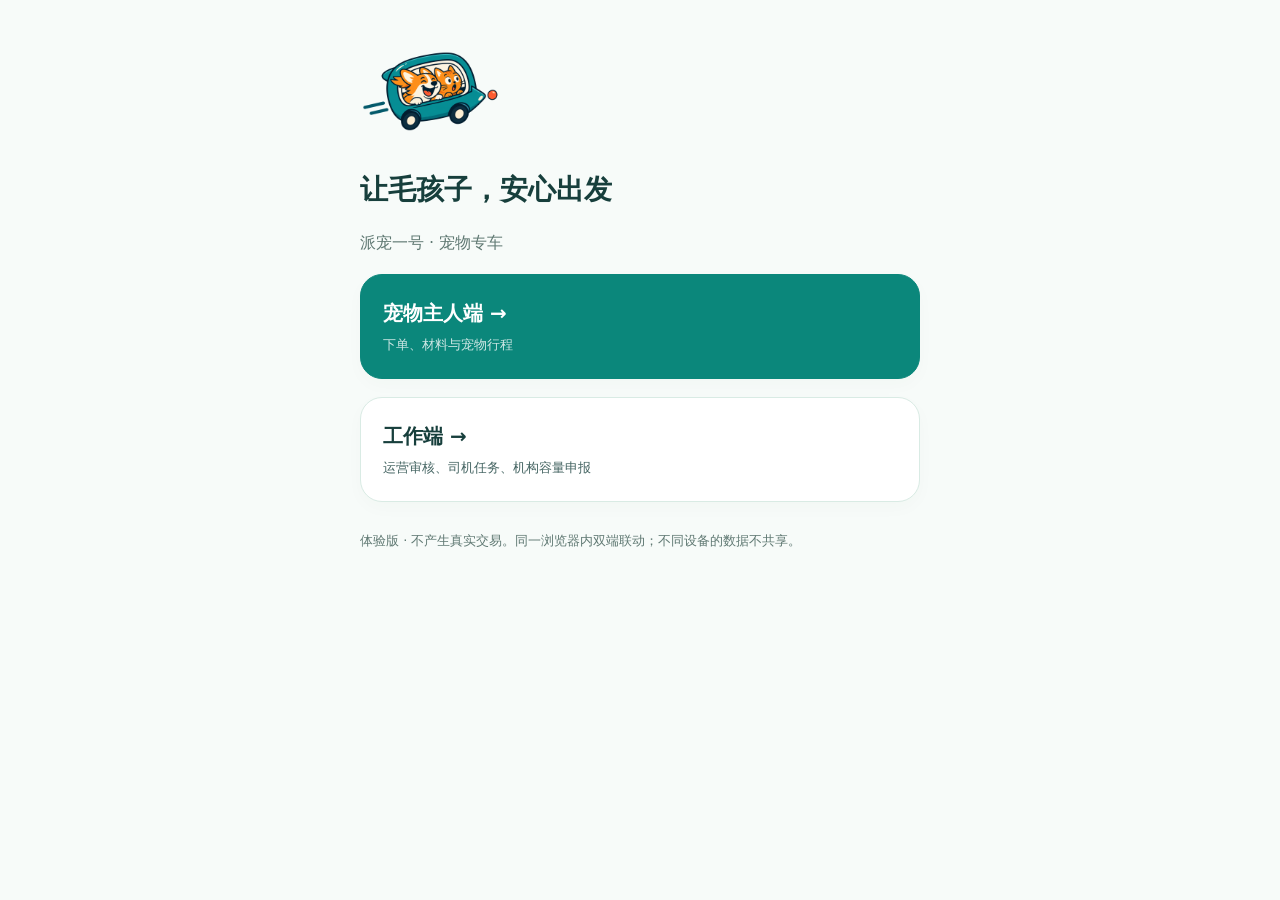
<file: index.html>
<!doctype html>
<html lang="zh-CN"><head><meta charset="UTF-8"><meta name="viewport" content="width=device-width,initial-scale=1,viewport-fit=cover"><meta name="theme-color" content="#F7FBF9"><title>派宠一号 · 宠物专车</title><style>*{box-sizing:border-box}body{margin:0;padding:40px 22px;background:#f7fbf9;color:#173f3c;font:16px/1.65 system-ui,-apple-system,sans-serif}main{max-width:560px;margin:auto}img{width:140px;height:105px;object-fit:contain}h1{margin:14px 0 8px;font-size:28px}p{color:#607973}a{display:block;margin-top:18px;padding:22px;background:#fff;border:1px solid #d9ebe4;border-radius:22px;color:inherit;text-decoration:none;box-shadow:0 6px 18px #154d3c06}a:first-of-type{background:#0b877b;color:white;border-color:#0b877b}strong{display:block;font-size:20px}small{display:block;margin-top:4px;opacity:.8}.notice{font-size:13px;margin-top:28px}</style></head><body><main><img src="./client/assets/brand/paichong-logo.png" alt="派宠一号宠物专车"><h1>让毛孩子，安心出发</h1><p>派宠一号 · 宠物专车</p><a href="./client/index.html"><strong>宠物主人端 →</strong><small>下单、材料与宠物行程</small></a><a href="./workbench/index.html"><strong>工作端 →</strong><small>运营审核、司机任务、机构容量申报</small></a><p class="notice">体验版 · 不产生真实交易。同一浏览器内双端联动；不同设备的数据不共享。</p></main></body></html>
</file>
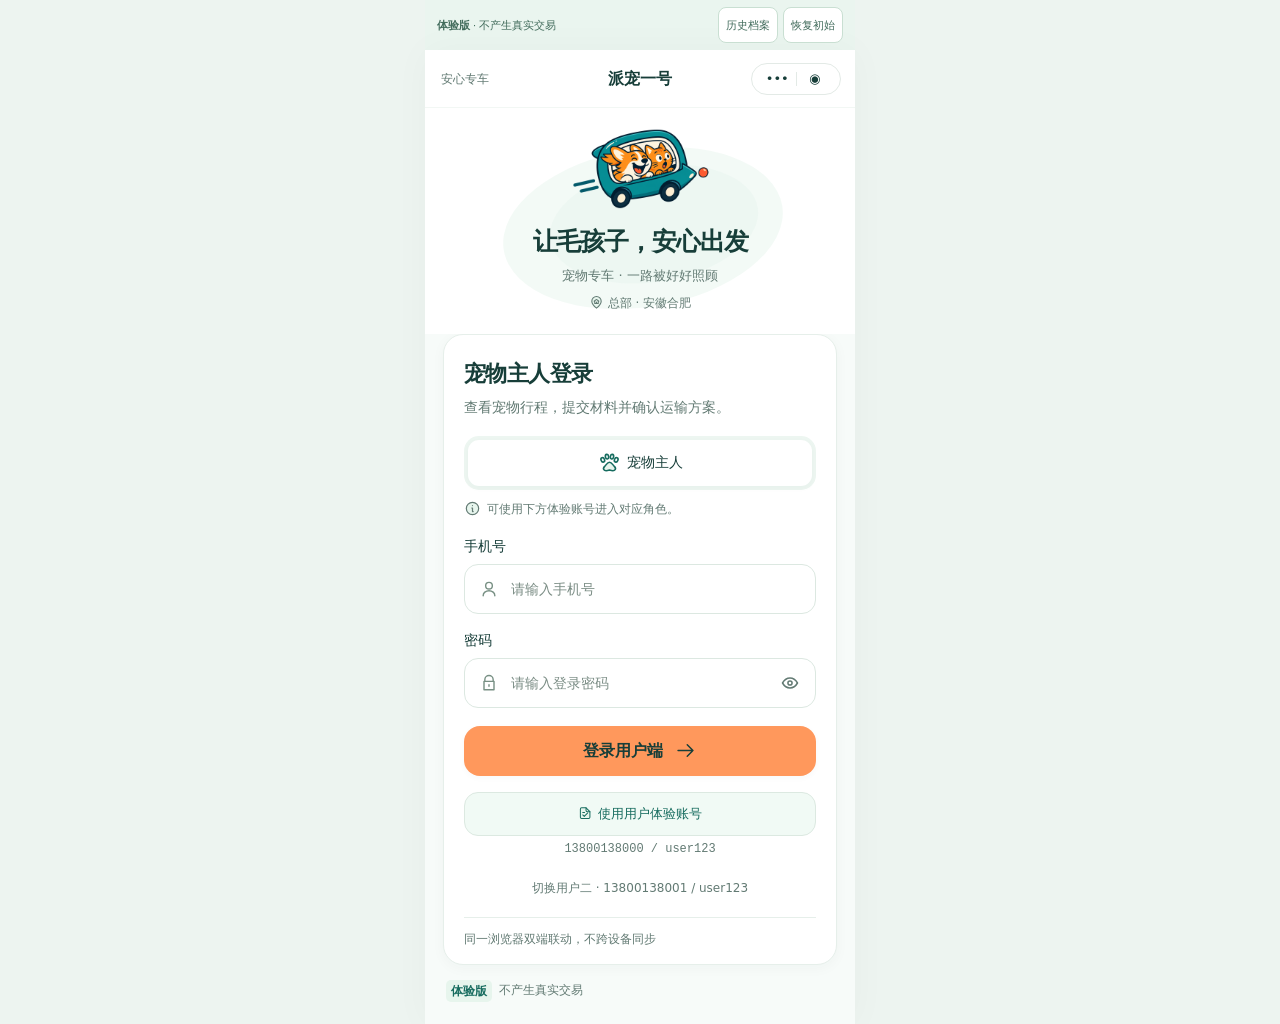
<file: client/index.html>
<!doctype html>
<html lang="zh-CN">
  <head>
    <script src="./portal-config.js?v=b8243d907a7e"></script>
    <script src="./h5-api.js?v=1befeb8b3ec7"></script>
    <script src="./static-demo.js?v=f7b78ec046f3"></script>
    <meta charset="UTF-8" />
    <meta name="viewport" content="width=device-width, initial-scale=1.0" />
    <meta name="theme-color" content="#F7FBF9" />
    <meta name="color-scheme" content="light" />
    <title>登录｜派宠一号</title>
    <link rel="icon" type="image/png" href="./assets/brand/paichong-logo.png" />
    <link rel="stylesheet" href="./login.css?v=f98bc0f244d6" />
    <link rel="stylesheet" href="./miniapp.css?v=42f09db3f81d" />
    <link rel="stylesheet" href="./miniapp-login.css?v=500deee6efe7" />
  </head>
  <body>
    <a class="skip-link" href="#login-form">跳到登录表单</a>

    <main class="login-page">
      <header class="mini-login-nav">
        <span class="mini-nav-tag">安心专车</span>
        <strong>派宠一号</strong>
        <span class="mini-nav-capsule" aria-hidden="true"><span>•••</span><i></i><span>◉</span></span>
      </header>
      <section class="brand-panel" aria-labelledby="brand-title">
        <div class="mini-login-logo" aria-hidden="true">
          <img src="./assets/brand/paichong-logo.png" alt="" />
        </div>
        <h1 id="brand-title">让毛孩子，安心出发</h1>
        <p class="mini-login-tagline">宠物专车 · 一路被好好照顾</p>
        <p class="mini-login-location"><svg class="ui-icon" aria-hidden="true"><use href="./assets/v5/icons/app-sprite.svg#icon-map-pin"></use></svg>总部 · 安徽合肥</p>
      </section>

      <section class="login-panel" aria-labelledby="login-title">
        <div class="demo-notice" role="note">
          <span aria-hidden="true">体验版</span>
          <p>不产生真实交易</p>
        </div>

        <div class="login-card">
          <header class="card-heading">
            <h2 id="login-title">欢迎回来</h2>
            <p id="entry-description">查看宠物行程，提交材料并确认运输方案。</p>
          </header>

          <div class="entry-switch" role="tablist" aria-label="选择登录入口">
            <button class="entry-tab is-active" id="user-entry" type="button" role="tab" aria-label="宠物主人" aria-selected="true" data-entry="user">
              <span class="entry-icon" aria-hidden="true"><svg class="ui-icon"><use href="./assets/v5/icons/app-sprite.svg#icon-paw"></use></svg></span>
              <span><strong>宠物主人</strong></span>
            </button>
            <button class="entry-tab" id="ops-entry" type="button" role="tab" aria-label="经营者" aria-selected="false" data-entry="ops">
              <span class="entry-icon" aria-hidden="true"><svg class="ui-icon"><use href="./assets/v5/icons/app-sprite.svg#icon-clipboard-check"></use></svg></span>
              <span><strong>经营者</strong></span>
            </button>
            <button class="entry-tab" id="driver-entry" type="button" role="tab" aria-label="司机" aria-selected="false" data-entry="driver">
              <span class="entry-icon" aria-hidden="true"><svg class="ui-icon"><use href="./assets/v5/icons/app-sprite.svg#icon-van"></use></svg></span>
              <span><strong>司机</strong></span>
            </button>
            <button class="entry-tab" id="partner-entry" type="button" role="tab" aria-label="合作机构" aria-selected="false" data-entry="partner">
              <span class="entry-icon" aria-hidden="true"><svg class="ui-icon"><use href="./assets/v5/icons/app-sprite.svg#icon-node"></use></svg></span>
              <span><strong>合作机构</strong></span>
            </button>
          </div>

          <div class="identity-tip">
            <span class="tip-icon" aria-hidden="true"><svg class="ui-icon"><use href="./assets/v5/icons/app-sprite.svg#icon-info"></use></svg></span>
            <p>身份由账号验证，权限按角色分开。</p>
          </div>

          <section class="current-session" id="current-session" hidden aria-label="当前登录身份">
            <p id="current-session-copy"></p>
            <div><a id="continue-session" href="./client-review.html" hidden>继续当前身份</a><button id="logout-session" type="button">退出当前账号</button></div>
            <small>选择上方入口只切换登录说明；成功登录后才会替换当前账号。</small>
          </section>

          <form id="login-form" novalidate>
            <label class="form-field" for="account">
              <span id="account-label">手机号</span>
              <span class="input-wrap">
                <svg aria-hidden="true" viewBox="0 0 24 24"><path d="M12 12a4 4 0 1 0 0-8 4 4 0 0 0 0 8Zm7 8c0-3.3-3.1-6-7-6s-7 2.7-7 6" /></svg>
                <input id="account" name="account" type="text" autocomplete="username" inputmode="tel" placeholder="请输入手机号" required />
              </span>
            </label>

            <label class="form-field" for="password">
              <span>密码</span>
              <span class="input-wrap">
                <svg aria-hidden="true" viewBox="0 0 24 24"><path d="M7 10V8a5 5 0 0 1 10 0v2m-11 0h12v10H6V10Zm6 4v2" /></svg>
                <input id="password" name="password" type="password" autocomplete="current-password" placeholder="请输入登录密码" required />
                <button class="password-toggle" id="password-toggle" type="button" aria-label="显示密码" aria-pressed="false">
                  <svg class="eye-open" aria-hidden="true" viewBox="0 0 24 24"><path d="M3 12s3.5-6 9-6 9 6 9 6-3.5 6-9 6-9-6-9-6Z" /><circle cx="12" cy="12" r="2.5" /></svg>
                  <svg class="eye-closed" aria-hidden="true" viewBox="0 0 24 24"><path d="m4 4 16 16M10.7 6.1A8.3 8.3 0 0 1 12 6c5.5 0 9 6 9 6a15 15 0 0 1-2.1 2.8M7.1 7.2C4.5 8.8 3 12 3 12s3.5 6 9 6a8 8 0 0 0 3-.6" /></svg>
                </button>
              </span>
            </label>

            <div class="form-error" id="login-error" role="alert" aria-live="polite" hidden></div>

            <button class="login-button" id="submit-login" type="submit">
              <span id="submit-label">登录用户端</span>
              <span class="button-arrow" aria-hidden="true"><svg class="ui-icon"><use href="./assets/v5/icons/app-sprite.svg#icon-arrow-right"></use></svg></span>
            </button>

            <div class="form-meta">
              <button class="sample-button" id="fill-sample" type="button">
                <svg class="ui-icon" aria-hidden="true"><use href="./assets/v5/icons/app-sprite.svg#icon-sparkles"></use></svg><span class="sample-label">使用用户体验账号</span>
              </button>
              <span id="sample-account">13800138000 / user123</span>
            </div>

            <button class="sample-button second-user-sample" id="fill-second-user" type="button"><svg class="ui-icon" aria-hidden="true"><use href="./assets/v5/icons/app-sprite.svg#icon-paw"></use></svg><span>切换用户二 · 13800138001 / user123</span></button>
          </form>

          <footer class="card-footer">
            <span id="login-environment"><i aria-hidden="true"></i> 宠物专车 · 安心出行</span>
            <span>派宠一号</span>
          </footer>
        </div>
      </section>
    </main>

    <script src="./product-copy.js?v=1c0b6426fa66"></script>
    <script src="./web-session.js?v=5250f5dd2db2"></script>
    <script src="./login.js?v=f5fe535f4ee2"></script>
  </body>
</html>
</file>
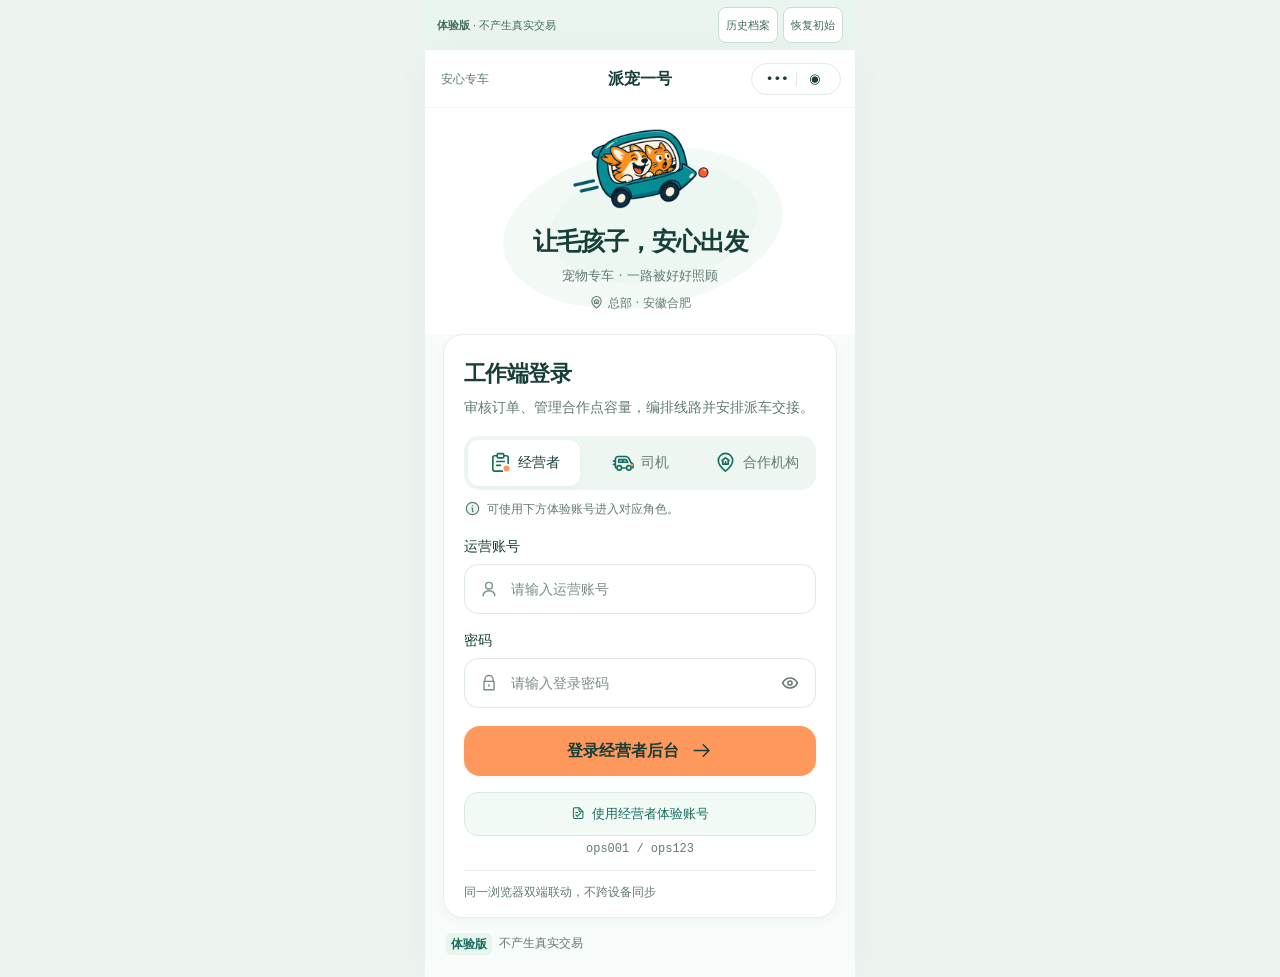
<file: workbench/index.html>
<!doctype html>
<html lang="zh-CN">
  <head>
    <script src="./portal-config.js?v=d996f76c5e66"></script>
    <script src="./h5-api.js?v=1befeb8b3ec7"></script>
    <script src="./static-demo.js?v=f7b78ec046f3"></script>
    <meta charset="UTF-8" />
    <meta name="viewport" content="width=device-width, initial-scale=1.0" />
    <meta name="theme-color" content="#F7FBF9" />
    <meta name="color-scheme" content="light" />
    <title>登录｜派宠一号</title>
    <link rel="icon" type="image/png" href="./assets/brand/paichong-logo.png" />
    <link rel="stylesheet" href="./login.css?v=f98bc0f244d6" />
    <link rel="stylesheet" href="./miniapp.css?v=42f09db3f81d" />
    <link rel="stylesheet" href="./miniapp-login.css?v=500deee6efe7" />
  </head>
  <body>
    <a class="skip-link" href="#login-form">跳到登录表单</a>

    <main class="login-page">
      <header class="mini-login-nav">
        <span class="mini-nav-tag">安心专车</span>
        <strong>派宠一号</strong>
        <span class="mini-nav-capsule" aria-hidden="true"><span>•••</span><i></i><span>◉</span></span>
      </header>
      <section class="brand-panel" aria-labelledby="brand-title">
        <div class="mini-login-logo" aria-hidden="true">
          <img src="./assets/brand/paichong-logo.png" alt="" />
        </div>
        <h1 id="brand-title">让毛孩子，安心出发</h1>
        <p class="mini-login-tagline">宠物专车 · 一路被好好照顾</p>
        <p class="mini-login-location"><svg class="ui-icon" aria-hidden="true"><use href="./assets/v5/icons/app-sprite.svg#icon-map-pin"></use></svg>总部 · 安徽合肥</p>
      </section>

      <section class="login-panel" aria-labelledby="login-title">
        <div class="demo-notice" role="note">
          <span aria-hidden="true">体验版</span>
          <p>不产生真实交易</p>
        </div>

        <div class="login-card">
          <header class="card-heading">
            <h2 id="login-title">欢迎回来</h2>
            <p id="entry-description">查看宠物行程，提交材料并确认运输方案。</p>
          </header>

          <div class="entry-switch" role="tablist" aria-label="选择登录入口">
            <button class="entry-tab is-active" id="user-entry" type="button" role="tab" aria-label="宠物主人" aria-selected="true" data-entry="user">
              <span class="entry-icon" aria-hidden="true"><svg class="ui-icon"><use href="./assets/v5/icons/app-sprite.svg#icon-paw"></use></svg></span>
              <span><strong>宠物主人</strong></span>
            </button>
            <button class="entry-tab" id="ops-entry" type="button" role="tab" aria-label="经营者" aria-selected="false" data-entry="ops">
              <span class="entry-icon" aria-hidden="true"><svg class="ui-icon"><use href="./assets/v5/icons/app-sprite.svg#icon-clipboard-check"></use></svg></span>
              <span><strong>经营者</strong></span>
            </button>
            <button class="entry-tab" id="driver-entry" type="button" role="tab" aria-label="司机" aria-selected="false" data-entry="driver">
              <span class="entry-icon" aria-hidden="true"><svg class="ui-icon"><use href="./assets/v5/icons/app-sprite.svg#icon-van"></use></svg></span>
              <span><strong>司机</strong></span>
            </button>
            <button class="entry-tab" id="partner-entry" type="button" role="tab" aria-label="合作机构" aria-selected="false" data-entry="partner">
              <span class="entry-icon" aria-hidden="true"><svg class="ui-icon"><use href="./assets/v5/icons/app-sprite.svg#icon-node"></use></svg></span>
              <span><strong>合作机构</strong></span>
            </button>
          </div>

          <div class="identity-tip">
            <span class="tip-icon" aria-hidden="true"><svg class="ui-icon"><use href="./assets/v5/icons/app-sprite.svg#icon-info"></use></svg></span>
            <p>身份由账号验证，权限按角色分开。</p>
          </div>

          <section class="current-session" id="current-session" hidden aria-label="当前登录身份">
            <p id="current-session-copy"></p>
            <div><a id="continue-session" href="./client-review.html" hidden>继续当前身份</a><button id="logout-session" type="button">退出当前账号</button></div>
            <small>选择上方入口只切换登录说明；成功登录后才会替换当前账号。</small>
          </section>

          <form id="login-form" novalidate>
            <label class="form-field" for="account">
              <span id="account-label">手机号</span>
              <span class="input-wrap">
                <svg aria-hidden="true" viewBox="0 0 24 24"><path d="M12 12a4 4 0 1 0 0-8 4 4 0 0 0 0 8Zm7 8c0-3.3-3.1-6-7-6s-7 2.7-7 6" /></svg>
                <input id="account" name="account" type="text" autocomplete="username" inputmode="tel" placeholder="请输入手机号" required />
              </span>
            </label>

            <label class="form-field" for="password">
              <span>密码</span>
              <span class="input-wrap">
                <svg aria-hidden="true" viewBox="0 0 24 24"><path d="M7 10V8a5 5 0 0 1 10 0v2m-11 0h12v10H6V10Zm6 4v2" /></svg>
                <input id="password" name="password" type="password" autocomplete="current-password" placeholder="请输入登录密码" required />
                <button class="password-toggle" id="password-toggle" type="button" aria-label="显示密码" aria-pressed="false">
                  <svg class="eye-open" aria-hidden="true" viewBox="0 0 24 24"><path d="M3 12s3.5-6 9-6 9 6 9 6-3.5 6-9 6-9-6-9-6Z" /><circle cx="12" cy="12" r="2.5" /></svg>
                  <svg class="eye-closed" aria-hidden="true" viewBox="0 0 24 24"><path d="m4 4 16 16M10.7 6.1A8.3 8.3 0 0 1 12 6c5.5 0 9 6 9 6a15 15 0 0 1-2.1 2.8M7.1 7.2C4.5 8.8 3 12 3 12s3.5 6 9 6a8 8 0 0 0 3-.6" /></svg>
                </button>
              </span>
            </label>

            <div class="form-error" id="login-error" role="alert" aria-live="polite" hidden></div>

            <button class="login-button" id="submit-login" type="submit">
              <span id="submit-label">登录用户端</span>
              <span class="button-arrow" aria-hidden="true"><svg class="ui-icon"><use href="./assets/v5/icons/app-sprite.svg#icon-arrow-right"></use></svg></span>
            </button>

            <div class="form-meta">
              <button class="sample-button" id="fill-sample" type="button">
                <svg class="ui-icon" aria-hidden="true"><use href="./assets/v5/icons/app-sprite.svg#icon-sparkles"></use></svg><span class="sample-label">使用用户体验账号</span>
              </button>
              <span id="sample-account">13800138000 / user123</span>
            </div>

            <button class="sample-button second-user-sample" id="fill-second-user" type="button"><svg class="ui-icon" aria-hidden="true"><use href="./assets/v5/icons/app-sprite.svg#icon-paw"></use></svg><span>切换用户二 · 13800138001 / user123</span></button>
          </form>

          <footer class="card-footer">
            <span id="login-environment"><i aria-hidden="true"></i> 宠物专车 · 安心出行</span>
            <span>派宠一号</span>
          </footer>
        </div>
      </section>
    </main>

    <script src="./product-copy.js?v=1c0b6426fa66"></script>
    <script src="./web-session.js?v=5250f5dd2db2"></script>
    <script src="./login.js?v=f5fe535f4ee2"></script>
  </body>
</html>
</file>
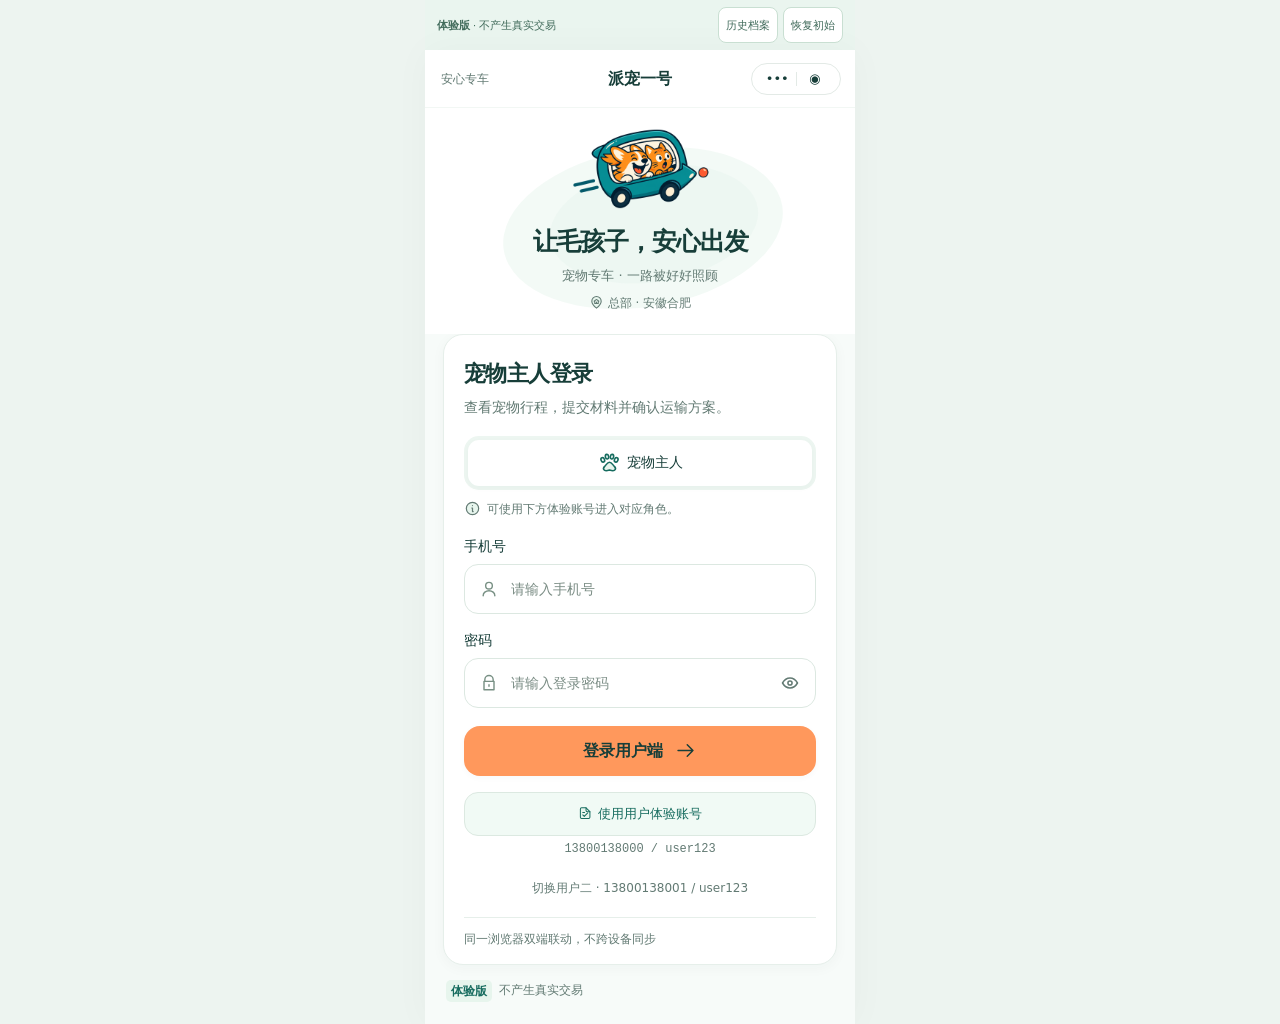
<file: client/client-review.html>
<!doctype html>
<html lang="zh-CN">
  <head>
    <script src="./portal-config.js?v=b8243d907a7e"></script>
    <script src="./h5-api.js?v=1befeb8b3ec7"></script>
    <script src="./static-demo.js?v=f7b78ec046f3"></script>
    <meta charset="UTF-8" />
    <meta name="viewport" content="width=device-width, initial-scale=1.0" />
    <meta name="theme-color" content="#F7FBF9" />
    <title>派宠一号｜宠物专车</title>
    <link rel="icon" type="image/png" href="./assets/brand/paichong-logo.png" />
    <link rel="stylesheet" href="./client-review.css?v=52e22fba23eb" />
    <link rel="stylesheet" href="./ops-workbench.css?v=ee628a08ee28" />
    <link rel="stylesheet" href="./miniapp.css?v=42f09db3f81d" />
    <link rel="stylesheet" href="./profile-assets.css?v=b0998d1ee6d2" />
    <link rel="stylesheet" href="./booking-selection.css?v=755e50fcf0cf" />
    <link rel="stylesheet" href="./material-preview.css?v=65180a623390" />
    <link rel="stylesheet" href="./service-flow.css?v=931736ef2452" />
    <link rel="stylesheet" href="./customer-care.css?v=d71e73a6e841" />
    <link rel="stylesheet" href="./demo-map.css?v=90bb7ac6daac" />
    <link rel="stylesheet" href="./protection-ui.css?v=bf1f4943944e" />
  </head>
  <body>
    <a class="skip-link" href="#review-main">跳到主要内容</a>

    <div class="review-shell">
      <header class="review-header">
        <a class="review-brand" href="./client-review.html" aria-label="派宠一号首页">
          <span class="review-brand-art" aria-hidden="true">
            <img src="./assets/brand/paichong-logo.png" alt="" />
          </span>
          <span class="review-brand-copy"><strong>派宠一号</strong><small>宠物专车 · 安心出行</small></span>
        </a>

        <div class="portal-session" aria-label="当前登录信息">
          <span class="role-badge" id="header-role-badge" data-role="user">用户端</span>
          <span class="account-summary"><small>当前账号</small><strong id="header-account">—</strong></span>
          <button class="quiet-button session-logout" id="portal-logout" type="button"><svg class="ui-icon" aria-hidden="true"><use href="./assets/v5/icons/app-sprite.svg#icon-log-out"></use></svg><span>退出登录</span></button>
        </div>

        <div class="header-actions">
          <span class="demo-chip"><i></i> 体验版</span>
          <button class="reset-button" id="reset-demo" type="button" hidden><svg class="ui-icon" aria-hidden="true"><use href="./assets/v5/icons/app-sprite.svg#icon-reset"></use></svg><span>恢复初始数据</span></button>
        </div>
      </header>

      <div class="review-note" role="note">
        <span class="note-icon" aria-hidden="true"><svg class="ui-icon"><use href="./assets/v5/icons/app-sprite.svg#icon-info"></use></svg></span>
        <p id="review-note-copy">体验版 · 不产生真实交易</p>
      </div>

      <main id="review-main">
        <section class="role-view" id="user-view" aria-label="宠物主人端" hidden>
          <div class="view-heading">
            <div>
              <p class="eyebrow">宠物主人端</p>
              <h1>毛孩子的安心出发计划</h1>
              <p>先确认路线与适运材料，再由运营安排合作交接点。</p>
            </div>
            <div class="user-identity">
              <span class="user-avatar" aria-hidden="true"><svg class="ui-icon"><use href="./assets/v5/icons/app-sprite.svg#icon-paw"></use></svg></span>
              <span><small>当前用户</small><strong id="current-user-phone">138 0013 8000</strong></span>
            </div>
          </div>

          <div class="user-order-toolbar">
            <label class="field-label" for="user-order-select">我的订单<select id="user-order-select"><option value="">暂无订单</option></select></label>
            <button class="outline-button" id="view-my-orders" type="button"><svg class="ui-icon" aria-hidden="true"><use href="./assets/v5/icons/app-sprite.svg#icon-clipboard-check"></use></svg><span>查看订单</span></button>
            <button class="primary-button" id="new-order" type="button"><svg class="ui-icon" aria-hidden="true"><use href="./assets/v5/icons/app-sprite.svg#icon-route"></use></svg><span>新建一单</span></button>
          </div>
          <nav class="wizard-nav" aria-label="下单进度">
            <ol>
              <li><button class="wizard-step is-current" type="button" data-step="1" aria-current="step"><b>1</b><span>快速询价<small>路线与宠物</small></span></button></li>
              <li><button class="wizard-step" type="button" data-step="2" disabled><b>2</b><span>适运材料<small>补充资料</small></span></button></li>
              <li><button class="wizard-step" type="button" data-step="3" disabled><b>3</b><span>接宠时段<small>容量预约</small></span></button></li>
              <li><button class="wizard-step" type="button" data-step="4" disabled><b>4</b><span>宠物运输检疫费<small>确认支付</small></span></button></li>
              <li><button class="wizard-step" type="button" data-step="5"><b>5</b><span>订单状态<small>刷新同步</small></span></button></li>
            </ol>
          </nav>

          <div class="user-layout">
            <section class="workflow-panel">
              <div class="wizard-pane is-active" data-pane="1">
                <div class="panel-heading">
                  <div><p class="eyebrow">Step 01</p><h2>这次要从哪里出发？</h2></div>
                  <span class="soft-badge">约 1 分钟</span>
                </div>
                <form id="quote-form" novalidate>
                  <div class="route-fields">
                    <label class="field-label" for="from-city">起运城市
                      <select id="from-city" name="fromCity" required>
                        <option value="合肥">合肥</option><option value="武汉">武汉</option><option value="广州">广州</option><option value="郑州">郑州</option><option value="北京">北京</option>
                      </select>
                    </label>
                    <button class="swap-route" id="swap-route" type="button" aria-label="交换起运与目的城市"><svg class="ui-icon" aria-hidden="true"><use href="./assets/v5/icons/app-sprite.svg#icon-swap"></use></svg></button>
                    <label class="field-label" for="to-city">目的城市
                      <select id="to-city" name="toCity" required>
                        <option value="武汉">武汉</option><option value="广州">广州</option><option value="郑州">郑州</option><option value="北京">北京</option><option value="合肥">合肥</option>
                      </select>
                    </label>
                  </div>
                  <div class="form-grid">
                    <label class="field-label" for="pet-name">宠物昵称<input id="pet-name" name="petName" maxlength="16" value="团子" required /></label>
                    <label class="field-label" for="pet-type">宠物类型<select id="pet-type" name="petType"><option value="猫">猫</option><option value="犬">犬</option></select></label>
                    <label class="field-label" for="pet-breed">品种<input id="pet-breed" name="breed" maxlength="24" value="英国短毛猫" required /></label>
                    <label class="field-label" for="pet-weight">体重（kg）<input id="pet-weight" name="weight" type="number" min="0.5" max="60" step="0.1" value="4.2" required /></label>
                    <label class="field-label" for="travel-date">希望出发日<input id="travel-date" name="travelDate" type="date" required /><small id="booking-date-hint">正在查询可预约日期…</small></label>
                    <label class="field-label" for="service-type">接送方式<select id="service-type" name="serviceType"><option value="door-to-door">上门接宠 + 上门送达</option><option value="node-to-node">自行送至合作点 + 派送至合作点</option><option value="door-to-node">上门接宠 + 派送至合作点</option><option value="node-to-door">自行送至合作点 + 上门送达</option></select></label>
                    <p id="pet-type-note" class="pet-type-note" hidden>此类宠物需运营人工确认适运条件，暂不自动报价或收取宠物运输检疫费。</p>
                  </div>
                  <div id="booking-selection" class="booking-selection">
                    <section class="cage-panel" aria-labelledby="cage-heading"><h3 id="cage-heading" class="booking-section-title">给毛孩子选个笼子 <small>接宠前确认规格</small></h3><div id="cage-choices" class="cage-choices" role="group" aria-label="笼型选择"></div><div id="cage-preview" class="cage-preview"></div><p class="cage-note">笼具需能让宠物自然站立、转身和趴卧。具体尺寸、提供方式与费用待确认，当前预估不含另购或租用笼具费用。</p></section>
                    <section id="origin-station" class="station-panel" hidden><h3 class="booking-section-title">出发合作点 <small>已为你匹配城市网点</small></h3><div id="origin-station-info"></div><details><summary>更换出发合作点</summary><div id="origin-station-list" class="station-list"></div></details></section>
                    <section id="destination-station" class="station-panel" hidden><h3 class="booking-section-title">到达合作点 <small>派送至网点后自行取宠</small></h3><div id="destination-station-info"></div><details><summary>更换到达合作点</summary><div id="destination-station-list" class="station-list"></div></details></section>
                    <p id="booking-options-status" class="pet-type-note" role="status" hidden></p><button id="booking-options-retry" class="text-button" type="button" hidden>重新加载合作点与笼型</button>
                  </div>
                  <div class="form-message" id="quote-error" role="alert" hidden></div>
                  <button class="primary-button" type="submit"><svg class="ui-icon" aria-hidden="true"><use href="./assets/v5/icons/app-sprite.svg#icon-route"></use></svg><span>获取预估方案</span></button>
                </form>
              </div>

              <div class="wizard-pane" data-pane="2">
                <div class="panel-heading">
                  <div><p class="eyebrow">Step 02</p><h2>补齐适运核验材料</h2></div>
                  <span class="soft-badge">出行资料</span>
                </div>
                <p class="panel-intro">运营会根据宠物近照、疫苗记录与健康声明判断是否需要补充材料。</p>
                <div class="mini-quote-summary" id="mini-quote-summary" aria-live="polite" hidden></div>
                <form id="materials-form" novalidate>
                  <div class="contact-heading"><h3>接送联系信息</h3><button class="text-button" id="fill-sample-address" type="button"><svg class="ui-icon" aria-hidden="true"><use href="./assets/v5/icons/app-sprite.svg#icon-sparkles"></use></svg><span>使用示例地址</span></button></div>
                  <div class="form-grid contact-fields">
                    <label class="field-label" for="contact-name"><span id="origin-contact-label">寄件联系人</span><input id="contact-name" maxlength="30" required autocomplete="name" /></label>
                    <label class="field-label" for="contact-phone"><span id="origin-phone-label">寄件联系电话</span><input id="contact-phone" type="tel" inputmode="tel" pattern="1[0-9]{10}" maxlength="11" required autocomplete="tel" /></label>
                    <label id="origin-address-field" class="field-label full-width" for="pickup-address"><span id="origin-address-label">上门接宠详细地址</span><input id="pickup-address" maxlength="160" required placeholder="区县、街道、小区及门牌号" /></label>
                    <section id="origin-handoff-card" class="contact-station-card full-width" aria-label="自行送宠网点信息" hidden></section>
                    <label class="field-label" for="recipient-name"><span id="destination-contact-label">收件联系人</span><input id="recipient-name" maxlength="30" required /></label>
                    <label class="field-label" for="recipient-phone"><span id="destination-phone-label">收件联系电话</span><input id="recipient-phone" type="tel" inputmode="tel" pattern="1[0-9]{10}" maxlength="11" required /></label>
                    <label id="destination-address-field" class="field-label full-width" for="recipient-address"><span id="destination-address-label">上门送达详细地址</span><input id="recipient-address" maxlength="160" required placeholder="区县、街道、小区及门牌号" /></label>
                    <section id="destination-handoff-card" class="contact-station-card full-width" aria-label="到达取宠网点信息" hidden></section>
                  </div>
                  <div class="upload-grid">
                    <div class="upload-box" data-upload="petPhoto">
                      <span class="upload-art cat-face" aria-hidden="true"><svg class="ui-icon"><use href="./assets/v5/icons/app-sprite.svg#icon-image"></use></svg></span>
                      <strong>宠物近期全身照 <em>必填</em></strong>
                      <small>正面站立、光线清晰</small>
                      <input class="sr-file" id="pet-photo" type="file" accept="image/*" />
                      <div class="upload-actions"><label class="outline-button" for="pet-photo"><svg class="ui-icon" aria-hidden="true"><use href="./assets/v5/icons/app-sprite.svg#icon-upload"></use></svg><span>选择文件</span></label><button class="text-button sample-file" type="button" data-target="petPhoto" data-filename="豆包-近期全身照.jpg"><svg class="ui-icon" aria-hidden="true"><use href="./assets/v5/icons/app-sprite.svg#icon-sparkles"></use></svg><span>使用示例</span></button></div>
                      <span class="file-result" id="petPhoto-result">尚未添加</span>
                    </div>
                    <div class="upload-box" data-upload="vaccineProof">
                      <span class="upload-art paper-art" aria-hidden="true"><svg class="ui-icon"><use href="./assets/v5/icons/app-sprite.svg#icon-file-check"></use></svg></span>
                      <strong>疫苗记录 <em>必填</em></strong>
                      <small>清晰完整、在有效期内</small>
                      <input class="sr-file" id="vaccine-proof" type="file" accept="image/*,.pdf" />
                      <div class="upload-actions"><label class="outline-button" for="vaccine-proof"><svg class="ui-icon" aria-hidden="true"><use href="./assets/v5/icons/app-sprite.svg#icon-upload"></use></svg><span>选择文件</span></label><button class="text-button sample-file" type="button" data-target="vaccineProof" data-filename="豆包-疫苗记录.pdf"><svg class="ui-icon" aria-hidden="true"><use href="./assets/v5/icons/app-sprite.svg#icon-sparkles"></use></svg><span>使用示例</span></button></div>
                      <span class="file-result" id="vaccineProof-result">尚未添加</span>
                    </div>
                  </div>
                  <fieldset class="health-checks">
                    <legend>健康与行为声明</legend>
                    <label class="check-row"><input name="healthDeclaration" type="checkbox" value="noDisease" /> <span><strong>近期无传染性疾病症状</strong><small>无持续咳嗽、呕吐、腹泻等情况</small></span></label>
                    <label class="check-row"><input name="healthDeclaration" type="checkbox" value="notPregnant" /> <span><strong>非孕期、非术后恢复期</strong><small>没有医生建议暂缓长途出行的情况</small></span></label>
                    <label class="check-row"><input name="healthDeclaration" type="checkbox" value="safeHandling" /> <span><strong>可进行安全交接</strong><small>无未披露的攻击、应激或特殊用药风险</small></span></label>
                  </fieldset>
                  <label class="field-label" for="care-note">特殊照护说明（选填）<textarea id="care-note" rows="3" maxlength="200" placeholder="如容易晕车、喂水习惯、特殊用药等"></textarea></label>
                  <div class="form-message" id="materials-error" role="alert" hidden></div>
                  <div class="form-actions"><button class="quiet-button back-step" type="button" data-back="1"><svg class="ui-icon" aria-hidden="true"><use href="./assets/v5/icons/app-sprite.svg#icon-chevron-left"></use></svg><span>返回</span></button><button class="primary-button" type="submit"><span>下一步，选择时段</span><svg class="ui-icon" aria-hidden="true"><use href="./assets/v5/icons/app-sprite.svg#icon-arrow-right"></use></svg></button></div>
                </form>
              </div>

              <div class="wizard-pane" data-pane="3">
                <div class="panel-heading">
                  <div><p class="eyebrow">Step 03</p><h2 id="booking-slot-title">预约上门接宠时间</h2></div>
                  <span class="soft-badge">可约时段</span>
                </div>
                <div class="assignment-note"><span aria-hidden="true"><svg class="ui-icon"><use href="./assets/v5/icons/app-sprite.svg#icon-map-pin"></use></svg></span><p><strong>确认本次接送时段</strong><br /><span id="booking-slot-note">自行送宠按合作点时段交接，上门服务按接宠时段预约。所选网点为交接意向，运营须结合两端时间与容量审核确认。</span></p></div>
                <div class="slot-list" id="availability-list" aria-live="polite">
                  <div class="loading-state"><span class="loader" aria-hidden="true"></span>正在获取可预约时段…</div>
                </div>
                <div class="form-message" id="slot-error" role="alert" hidden></div>
                <div class="form-actions"><button class="quiet-button back-step" type="button" data-back="2"><svg class="ui-icon" aria-hidden="true"><use href="./assets/v5/icons/app-sprite.svg#icon-chevron-left"></use></svg><span>返回</span></button><button class="primary-button" id="create-order" type="button" disabled><svg class="ui-icon" aria-hidden="true"><use href="./assets/v5/icons/app-sprite.svg#icon-calendar-check"></use></svg><span>确认时段并生成订单</span></button></div>
              </div>

              <div class="wizard-pane" data-pane="4">
                <div class="panel-heading">
                  <div><p class="eyebrow">Step 04</p><h2>支付宠物运输检疫费</h2></div>
                  <span class="simulation-badge">确认支付</span>
                </div>
                <div class="deposit-hero">
                  <p>本次需付</p><div><span>¥</span><strong id="deposit-amount">—</strong></div><small>按预估基础服务费的 <b id="deposit-rate">20%</b> 计算</small>
                </div>
                <dl class="cost-breakdown">
                  <div><dt>预估基础服务费</dt><dd id="deposit-estimate">—</dd></div>
                  <div><dt>本次宠物运输检疫费</dt><dd id="deposit-line">—</dd></div>
                  <div><dt>预计剩余费用（待验宠锁价）</dt><dd id="deposit-balance">—</dd></div>
                </dl>
                <div class="terms-box">
                  <strong>宠物运输检疫费说明</strong>
                  <p>本测试版暂沿用预估基础服务费的 20% 演示金额，并计入运输总费用、后续抵扣一次；不代表官方检疫收费，也不代表已完成检疫或取得证明。正式收费项目、金额与退费规则待确认。</p>
                </div>
                <div id="protection-confirmation"></div>
                <label class="agreement-row"><input id="deposit-agreement" type="checkbox" /> <span>我已核对本次费用，知悉体验版支付不扣款，也不购买保险</span></label>
                <div class="form-message" id="deposit-error" role="alert" hidden></div>
                <div class="form-actions"><button class="quiet-button" id="back-to-order" type="button"><svg class="ui-icon" aria-hidden="true"><use href="./assets/v5/icons/app-sprite.svg#icon-chevron-left"></use></svg><span>返回订单详情</span></button><button class="pay-button" id="pay-deposit" type="button"><svg class="ui-icon" aria-hidden="true"><use href="./assets/v5/icons/app-sprite.svg#icon-credit-card"></use></svg><span>确认支付宠物运输检疫费</span></button></div>
              </div>

              <div class="wizard-pane" data-pane="5">
                <div class="panel-heading">
                  <div><p class="eyebrow">Step 05</p><h2 id="order-progress-title">订单进度</h2></div>
                  <button class="outline-button" id="refresh-user-orders" type="button"><svg class="ui-icon" aria-hidden="true"><use href="./assets/v5/icons/app-sprite.svg#icon-refresh"></use></svg><span>刷新状态</span></button>
                </div>
                <div class="order-status-area" id="user-order-area" aria-live="polite">
                  <div class="empty-state"><span class="empty-icon" aria-hidden="true"><svg class="ui-icon"><use href="./assets/v5/icons/app-sprite.svg#icon-paw"></use></svg></span><h3>还没有订单</h3><p>完成前四步后，这里会显示运营审核结果。</p><button class="primary-button" type="button" data-jump-step="1"><svg class="ui-icon" aria-hidden="true"><use href="./assets/v5/icons/app-sprite.svg#icon-route"></use></svg><span>从询价开始</span></button></div>
                </div>
              </div>
            </section>

            <aside class="summary-panel" id="journey-summary">
              <div class="summary-mascot" aria-hidden="true">
                <img src="./assets/brand/paichong-logo.png" alt="" />
              </div>
              <p class="eyebrow">本次行程</p>
              <h2 id="summary-route">合肥 → 武汉</h2>
              <div class="summary-pet"><span aria-hidden="true"><svg class="ui-icon"><use href="./assets/v5/icons/app-sprite.svg#icon-paw"></use></svg></span><div><strong id="summary-pet-name">团子 · 猫</strong><small id="summary-pet-detail">英国短毛猫 · 4.2kg</small></div></div>
              <dl class="summary-list">
                <div><dt>预估服务费</dt><dd id="summary-price">待询价</dd></div>
                <div><dt>宠物运输检疫费</dt><dd id="summary-deposit">—</dd></div>
                <div><dt>预计时效</dt><dd id="summary-duration">—</dd></div>
                <div><dt>接宠时段</dt><dd id="summary-slot">待选择</dd></div>
              </dl>
              <p class="summary-footnote"><svg class="ui-icon" aria-hidden="true"><use href="./assets/v5/icons/app-sprite.svg#icon-shield-check"></use></svg><span>专车通风 · 独立笼位 · 节点留痕</span></p>
            </aside>
          </div>
        </section>

        <section class="role-view" id="ops-view" aria-label="运营审核台" hidden>
          <div class="view-heading ops-heading">
            <div><p class="eyebrow">运营审核台</p><h1>让每一单都清楚、可追踪</h1><p>核验材料、处理补件、分配合作交接点，再反馈给用户确认。</p></div>
            <div class="ops-session" id="ops-session" hidden><span><small>当前账号</small><strong id="ops-name">总部运营</strong></span><button class="quiet-button" id="ops-logout" type="button"><svg class="ui-icon" aria-hidden="true"><use href="./assets/v5/icons/app-sprite.svg#icon-log-out"></use></svg><span>退出</span></button></div>
          </div>

          <section class="ops-workbench" id="ops-workbench" hidden>
            <nav class="operations-tabs" role="tablist" aria-label="经营者工作台" id="operations-tabs" hidden>
              <button class="operations-tab is-active" id="operations-review-tab" role="tab" aria-selected="true" aria-controls="operations-review-panel" data-operations-tab="review" type="button"><svg class="ui-icon" aria-hidden="true"><use href="./assets/v5/icons/app-sprite.svg#icon-clipboard-check"></use></svg><span>订单审核</span></button>
              <button class="operations-tab" id="operations-nodes-tab" role="tab" aria-selected="false" aria-controls="operations-nodes-panel" data-operations-tab="nodes" tabindex="-1" type="button"><svg class="ui-icon" aria-hidden="true"><use href="./assets/v5/icons/app-sprite.svg#icon-map-pin"></use></svg><span>合作点容量</span></button>
              <button class="operations-tab" id="operations-routes-tab" role="tab" aria-selected="false" aria-controls="operations-routes-panel" data-operations-tab="routes" tabindex="-1" type="button"><svg class="ui-icon" aria-hidden="true"><use href="./assets/v5/icons/app-sprite.svg#icon-truck"></use></svg><span>线路与派车</span></button>
            </nav>
            <section id="operations-review-panel" role="tabpanel" aria-labelledby="operations-review-tab">
            <div class="ops-toolbar">
              <div class="ops-metrics" id="ops-metrics" aria-live="polite">
                <div><span>待审核</span><strong id="metric-review">0</strong></div><div><span>待补件</span><strong id="metric-supplement">0</strong></div><div><span>已通过</span><strong id="metric-approved">0</strong></div>
              </div>
              <button class="outline-button" id="refresh-ops-orders" type="button"><svg class="ui-icon" aria-hidden="true"><use href="./assets/v5/icons/app-sprite.svg#icon-refresh"></use></svg><span>刷新订单</span></button>
            </div>
            <div class="ops-grid">
              <section class="order-pool" aria-labelledby="order-pool-title">
                <div class="subheading"><div><p class="eyebrow">订单池</p><h2 id="order-pool-title">待办与全部订单</h2></div><span class="count-badge" id="ops-order-count">0 单</span></div>
                <div class="filter-tabs" role="group" aria-label="筛选订单状态">
                  <button class="filter-tab is-active" type="button" data-filter="all">全部</button>
                  <button class="filter-tab" type="button" data-filter="待审核">待审核</button>
                  <button class="filter-tab" type="button" data-filter="待补件">待补件</button>
                  <button class="filter-tab" type="button" data-filter="审核通过">已通过</button>
                  <button class="filter-tab" type="button" data-filter="cancelled">已取消</button>
                  <button class="filter-tab" type="button" data-filter="rejected">已拒绝</button>
                  <button class="filter-tab" type="button" data-filter="refund">退款</button>
                  <button class="filter-tab" type="button" data-filter="service" data-static-only hidden>行程变更</button>
                </div>
                <div class="ops-order-list" id="ops-order-list" aria-live="polite"><div class="loading-state"><span class="loader" aria-hidden="true"></span>正在加载订单…</div></div>
              </section>

              <section class="review-drawer" id="review-drawer" aria-labelledby="review-drawer-title">
                <div class="empty-state review-empty"><span class="empty-icon" aria-hidden="true"><svg class="ui-icon"><use href="./assets/v5/icons/app-sprite.svg#icon-clipboard-check"></use></svg></span><h3 id="review-drawer-title">选择一笔订单开始审核</h3><p>可查看用户材料、风险声明与预约时段。</p></div>
              </section>
            </div>
            </section>
            <section class="operations-panel" id="operations-nodes-panel" role="tabpanel" aria-labelledby="operations-nodes-tab" hidden>
              <div class="workbench-heading"><div><p class="eyebrow">合作交接点 · 容量管理</p><h2>每个笼位，都有清楚的去向</h2><p>按交接日期和上午 / 下午时段预留；到点与离点单独留痕。</p></div><button class="outline-button" type="button" data-workbench-refresh><svg class="ui-icon" aria-hidden="true"><use href="./assets/v5/icons/app-sprite.svg#icon-refresh"></use></svg><span>刷新工作台</span></button></div>
              <p class="workbench-demo-note"><svg class="ui-icon" aria-hidden="true"><use href="./assets/v5/icons/app-sprite.svg#icon-info"></use></svg><span>按预约时间登记到点与离点，核对交接信息后再确认。</span></p>
              <div class="form-message" id="nodes-workbench-error" role="alert" hidden></div>
              <div class="node-summary" id="node-summary" aria-live="polite"></div>
              <div class="capacity-layout">
                <section class="workbench-card" aria-labelledby="calendar-title">
                  <div class="workbench-card-heading"><div><p class="eyebrow">预约日历</p><h3 id="calendar-title">未来 7 天容量</h3></div><span class="soft-badge">每单 1 个笼位</span></div>
                  <div class="workbench-controls"><label class="field-label" for="capacity-node">合作交接点<select id="capacity-node"></select></label><label class="field-label" for="capacity-date">开始日期<input type="date" id="capacity-date" required /></label></div>
                  <div id="capacity-calendar" aria-live="polite"></div>
                  <p class="workbench-helper">预留 = 审核通过待用户确认；已确认 = 用户确认待到点。离点会释放合作点容量，线路区段笼位仍保留。</p>
                </section>
                <section class="workbench-card" aria-labelledby="node-settings-title"><div class="workbench-card-heading"><div><p class="eyebrow">营业与笼位</p><h3 id="node-settings-title">合作点设置</h3></div></div><div id="node-settings"></div></section>
              </div>
              <section class="workbench-card node-handoffs" aria-labelledby="handoff-title"><div class="workbench-card-heading"><div><p class="eyebrow">交接留痕</p><h3 id="handoff-title">预约与在点订单</h3></div><span class="count-badge" id="node-order-count">0 单</span></div><div id="node-handoff-list"></div></section>
            </section>
            <section class="operations-panel" id="operations-routes-panel" role="tabpanel" aria-labelledby="operations-routes-tab" hidden>
              <div class="workbench-heading"><div><p class="eyebrow">干线 · 调度管理</p><h2>先编好线路，再安心出发</h2><p>核对途经方向与笼位，绑定司机车辆，达到发车条件后派车。</p></div><button class="outline-button" type="button" data-workbench-refresh><svg class="ui-icon" aria-hidden="true"><use href="./assets/v5/icons/app-sprite.svg#icon-refresh"></use></svg><span>刷新工作台</span></button></div>
              <p class="workbench-demo-note"><svg class="ui-icon" aria-hidden="true"><use href="./assets/v5/icons/app-sprite.svg#icon-info"></use></svg><span>核对线路、司机和车辆后派车，再按任务完成后续交接。</span></p>
              <div class="form-message" id="routes-workbench-error" role="alert" hidden></div>
              <div class="route-summary" id="route-summary" aria-live="polite"></div>
              <div class="dispatch-layout"><section class="workbench-card route-pool" aria-labelledby="route-pool-title"><div class="workbench-card-heading"><div><p class="eyebrow">线路计划</p><h3 id="route-pool-title">全部线路</h3></div><button class="text-button" type="button" id="toggle-route-create"><svg class="ui-icon" aria-hidden="true"><use href="./assets/v5/icons/app-sprite.svg#icon-route"></use></svg><span>新建线路</span></button></div><div id="route-list"></div></section><section class="workbench-card" id="route-workbench-detail" aria-live="polite"></section></div>
            </section>
          </section>
        </section>
      </main>

      <footer class="review-footer"><span>派宠一号 · 宠物专车</span><span>一路被好好照顾</span></footer>
    </div>

    <div class="toast" id="toast" role="status" aria-live="polite"></div>
    <div class="dialog-backdrop" id="confirm-dialog" hidden>
      <section class="confirm-dialog" role="dialog" aria-modal="true" aria-labelledby="dialog-title" aria-describedby="dialog-description">
        <span class="dialog-mark" aria-hidden="true"><svg class="ui-icon"><use href="./assets/v5/icons/app-sprite.svg#icon-alert"></use></svg></span><h2 id="dialog-title">确认操作</h2><p id="dialog-description"></p>
        <div class="dialog-actions"><button class="quiet-button" id="dialog-cancel" type="button">取消</button><button class="danger-button" id="dialog-confirm" type="button"><svg class="ui-icon" aria-hidden="true"><use href="./assets/v5/icons/app-sprite.svg#icon-alert"></use></svg><span>确认</span></button></div>
      </section>
    </div>

    <script src="./product-copy.js?v=1c0b6426fa66"></script>
    <script src="./profile-assets.js?v=cd160b0cfd85"></script>
    <script src="./material-preview.js?v=e39f95fb5e81"></script>
    <script src="./service-flow.js?v=678041c8eb06"></script>
    <script src="./web-session.js?v=5250f5dd2db2"></script>
    <link rel="stylesheet" href="./cabin-monitor.css?v=8308efacb1d5" />
    <script src="./cabin-monitor.js?v=b71491cdc6c6"></script>
    <script src="./fulfillment-ui.js?v=46c2513d1c5a"></script>
    <script src="./booking-selection.js?v=5234966eb20e"></script>
    <script src="./protection-content.js?v=078045ebaf2f"></script>
    <script src="./protection-ui.js?v=4af8cec72d7f"></script>
    <script src="./client-review.js?v=56e19fe7b928"></script>
    <script src="./ops-workbench.js?v=5963338c025c"></script>
    <script src="./customer-care-config.js?v=c1aab1221c30"></script>
    <script src="./customer-care.js?v=e9e6dc1dcd76"></script>
    <script src="./demo-map.js?v=898e90cd907d"></script>
    <script src="./miniapp.js?v=6771a02d7004"></script>
    <script src="./shared-demo-ui.js?v=de535386f4a2"></script>
  </body>
</html>
</file>
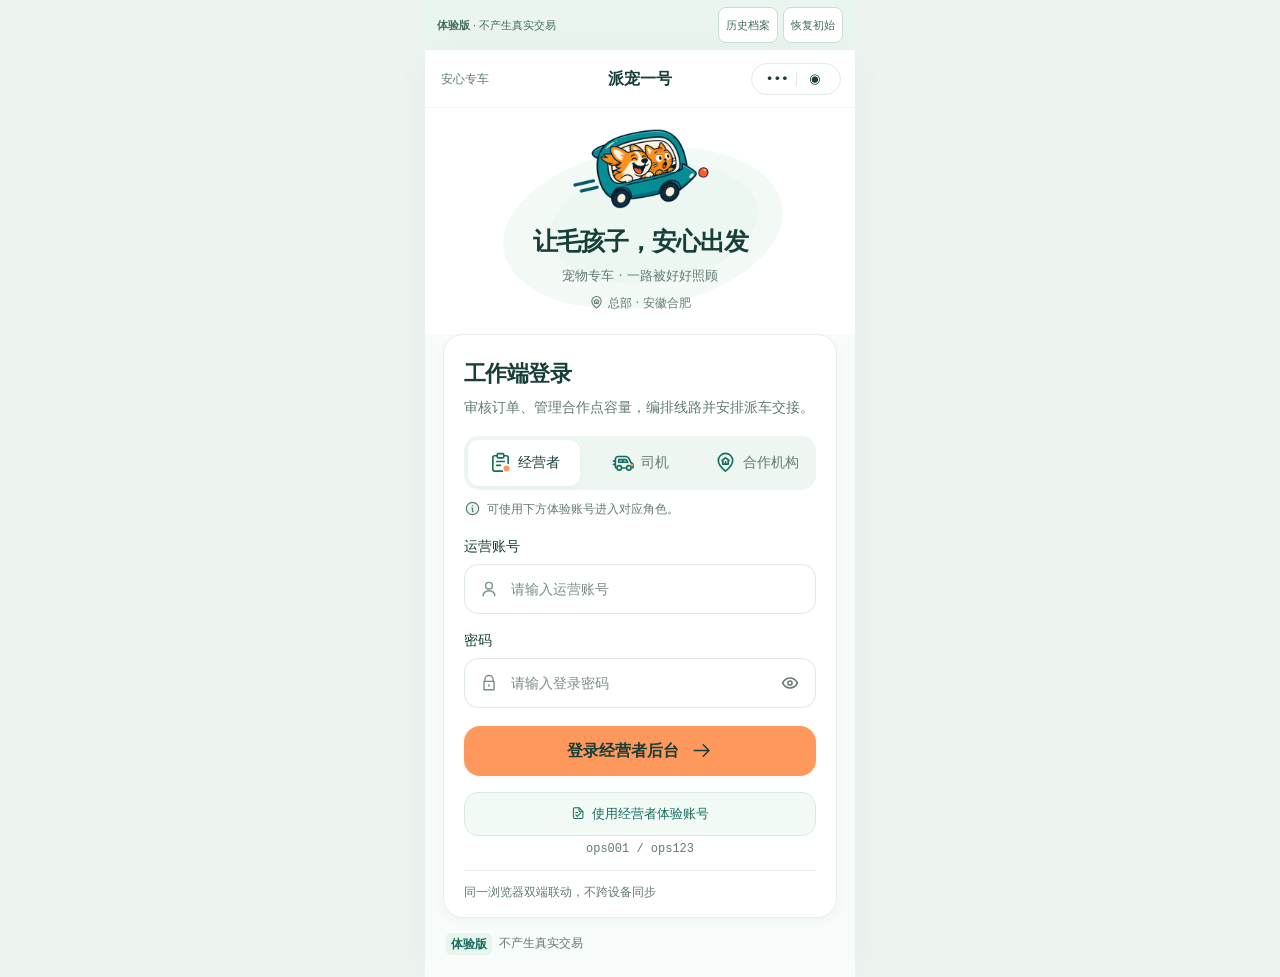
<file: workbench/client-review.html>
<!doctype html>
<html lang="zh-CN">
  <head>
    <script src="./portal-config.js?v=d996f76c5e66"></script>
    <script src="./h5-api.js?v=1befeb8b3ec7"></script>
    <script src="./static-demo.js?v=f7b78ec046f3"></script>
    <meta charset="UTF-8" />
    <meta name="viewport" content="width=device-width, initial-scale=1.0" />
    <meta name="theme-color" content="#F7FBF9" />
    <title>派宠一号｜宠物专车</title>
    <link rel="icon" type="image/png" href="./assets/brand/paichong-logo.png" />
    <link rel="stylesheet" href="./client-review.css?v=52e22fba23eb" />
    <link rel="stylesheet" href="./ops-workbench.css?v=ee628a08ee28" />
    <link rel="stylesheet" href="./miniapp.css?v=42f09db3f81d" />
    <link rel="stylesheet" href="./profile-assets.css?v=b0998d1ee6d2" />
    <link rel="stylesheet" href="./booking-selection.css?v=755e50fcf0cf" />
    <link rel="stylesheet" href="./material-preview.css?v=65180a623390" />
    <link rel="stylesheet" href="./service-flow.css?v=931736ef2452" />
    <link rel="stylesheet" href="./customer-care.css?v=d71e73a6e841" />
    <link rel="stylesheet" href="./demo-map.css?v=90bb7ac6daac" />
    <link rel="stylesheet" href="./protection-ui.css?v=bf1f4943944e" />
  </head>
  <body>
    <a class="skip-link" href="#review-main">跳到主要内容</a>

    <div class="review-shell">
      <header class="review-header">
        <a class="review-brand" href="./client-review.html" aria-label="派宠一号首页">
          <span class="review-brand-art" aria-hidden="true">
            <img src="./assets/brand/paichong-logo.png" alt="" />
          </span>
          <span class="review-brand-copy"><strong>派宠一号</strong><small>宠物专车 · 安心出行</small></span>
        </a>

        <div class="portal-session" aria-label="当前登录信息">
          <span class="role-badge" id="header-role-badge" data-role="user">用户端</span>
          <span class="account-summary"><small>当前账号</small><strong id="header-account">—</strong></span>
          <button class="quiet-button session-logout" id="portal-logout" type="button"><svg class="ui-icon" aria-hidden="true"><use href="./assets/v5/icons/app-sprite.svg#icon-log-out"></use></svg><span>退出登录</span></button>
        </div>

        <div class="header-actions">
          <span class="demo-chip"><i></i> 体验版</span>
          <button class="reset-button" id="reset-demo" type="button" hidden><svg class="ui-icon" aria-hidden="true"><use href="./assets/v5/icons/app-sprite.svg#icon-reset"></use></svg><span>恢复初始数据</span></button>
        </div>
      </header>

      <div class="review-note" role="note">
        <span class="note-icon" aria-hidden="true"><svg class="ui-icon"><use href="./assets/v5/icons/app-sprite.svg#icon-info"></use></svg></span>
        <p id="review-note-copy">体验版 · 不产生真实交易</p>
      </div>

      <main id="review-main">
        <section class="role-view" id="user-view" aria-label="宠物主人端" hidden>
          <div class="view-heading">
            <div>
              <p class="eyebrow">宠物主人端</p>
              <h1>毛孩子的安心出发计划</h1>
              <p>先确认路线与适运材料，再由运营安排合作交接点。</p>
            </div>
            <div class="user-identity">
              <span class="user-avatar" aria-hidden="true"><svg class="ui-icon"><use href="./assets/v5/icons/app-sprite.svg#icon-paw"></use></svg></span>
              <span><small>当前用户</small><strong id="current-user-phone">138 0013 8000</strong></span>
            </div>
          </div>

          <div class="user-order-toolbar">
            <label class="field-label" for="user-order-select">我的订单<select id="user-order-select"><option value="">暂无订单</option></select></label>
            <button class="outline-button" id="view-my-orders" type="button"><svg class="ui-icon" aria-hidden="true"><use href="./assets/v5/icons/app-sprite.svg#icon-clipboard-check"></use></svg><span>查看订单</span></button>
            <button class="primary-button" id="new-order" type="button"><svg class="ui-icon" aria-hidden="true"><use href="./assets/v5/icons/app-sprite.svg#icon-route"></use></svg><span>新建一单</span></button>
          </div>
          <nav class="wizard-nav" aria-label="下单进度">
            <ol>
              <li><button class="wizard-step is-current" type="button" data-step="1" aria-current="step"><b>1</b><span>快速询价<small>路线与宠物</small></span></button></li>
              <li><button class="wizard-step" type="button" data-step="2" disabled><b>2</b><span>适运材料<small>补充资料</small></span></button></li>
              <li><button class="wizard-step" type="button" data-step="3" disabled><b>3</b><span>接宠时段<small>容量预约</small></span></button></li>
              <li><button class="wizard-step" type="button" data-step="4" disabled><b>4</b><span>宠物运输检疫费<small>确认支付</small></span></button></li>
              <li><button class="wizard-step" type="button" data-step="5"><b>5</b><span>订单状态<small>刷新同步</small></span></button></li>
            </ol>
          </nav>

          <div class="user-layout">
            <section class="workflow-panel">
              <div class="wizard-pane is-active" data-pane="1">
                <div class="panel-heading">
                  <div><p class="eyebrow">Step 01</p><h2>这次要从哪里出发？</h2></div>
                  <span class="soft-badge">约 1 分钟</span>
                </div>
                <form id="quote-form" novalidate>
                  <div class="route-fields">
                    <label class="field-label" for="from-city">起运城市
                      <select id="from-city" name="fromCity" required>
                        <option value="合肥">合肥</option><option value="武汉">武汉</option><option value="广州">广州</option><option value="郑州">郑州</option><option value="北京">北京</option>
                      </select>
                    </label>
                    <button class="swap-route" id="swap-route" type="button" aria-label="交换起运与目的城市"><svg class="ui-icon" aria-hidden="true"><use href="./assets/v5/icons/app-sprite.svg#icon-swap"></use></svg></button>
                    <label class="field-label" for="to-city">目的城市
                      <select id="to-city" name="toCity" required>
                        <option value="武汉">武汉</option><option value="广州">广州</option><option value="郑州">郑州</option><option value="北京">北京</option><option value="合肥">合肥</option>
                      </select>
                    </label>
                  </div>
                  <div class="form-grid">
                    <label class="field-label" for="pet-name">宠物昵称<input id="pet-name" name="petName" maxlength="16" value="团子" required /></label>
                    <label class="field-label" for="pet-type">宠物类型<select id="pet-type" name="petType"><option value="猫">猫</option><option value="犬">犬</option></select></label>
                    <label class="field-label" for="pet-breed">品种<input id="pet-breed" name="breed" maxlength="24" value="英国短毛猫" required /></label>
                    <label class="field-label" for="pet-weight">体重（kg）<input id="pet-weight" name="weight" type="number" min="0.5" max="60" step="0.1" value="4.2" required /></label>
                    <label class="field-label" for="travel-date">希望出发日<input id="travel-date" name="travelDate" type="date" required /><small id="booking-date-hint">正在查询可预约日期…</small></label>
                    <label class="field-label" for="service-type">接送方式<select id="service-type" name="serviceType"><option value="door-to-door">上门接宠 + 上门送达</option><option value="node-to-node">自行送至合作点 + 派送至合作点</option><option value="door-to-node">上门接宠 + 派送至合作点</option><option value="node-to-door">自行送至合作点 + 上门送达</option></select></label>
                    <p id="pet-type-note" class="pet-type-note" hidden>此类宠物需运营人工确认适运条件，暂不自动报价或收取宠物运输检疫费。</p>
                  </div>
                  <div id="booking-selection" class="booking-selection">
                    <section class="cage-panel" aria-labelledby="cage-heading"><h3 id="cage-heading" class="booking-section-title">给毛孩子选个笼子 <small>接宠前确认规格</small></h3><div id="cage-choices" class="cage-choices" role="group" aria-label="笼型选择"></div><div id="cage-preview" class="cage-preview"></div><p class="cage-note">笼具需能让宠物自然站立、转身和趴卧。具体尺寸、提供方式与费用待确认，当前预估不含另购或租用笼具费用。</p></section>
                    <section id="origin-station" class="station-panel" hidden><h3 class="booking-section-title">出发合作点 <small>已为你匹配城市网点</small></h3><div id="origin-station-info"></div><details><summary>更换出发合作点</summary><div id="origin-station-list" class="station-list"></div></details></section>
                    <section id="destination-station" class="station-panel" hidden><h3 class="booking-section-title">到达合作点 <small>派送至网点后自行取宠</small></h3><div id="destination-station-info"></div><details><summary>更换到达合作点</summary><div id="destination-station-list" class="station-list"></div></details></section>
                    <p id="booking-options-status" class="pet-type-note" role="status" hidden></p><button id="booking-options-retry" class="text-button" type="button" hidden>重新加载合作点与笼型</button>
                  </div>
                  <div class="form-message" id="quote-error" role="alert" hidden></div>
                  <button class="primary-button" type="submit"><svg class="ui-icon" aria-hidden="true"><use href="./assets/v5/icons/app-sprite.svg#icon-route"></use></svg><span>获取预估方案</span></button>
                </form>
              </div>

              <div class="wizard-pane" data-pane="2">
                <div class="panel-heading">
                  <div><p class="eyebrow">Step 02</p><h2>补齐适运核验材料</h2></div>
                  <span class="soft-badge">出行资料</span>
                </div>
                <p class="panel-intro">运营会根据宠物近照、疫苗记录与健康声明判断是否需要补充材料。</p>
                <div class="mini-quote-summary" id="mini-quote-summary" aria-live="polite" hidden></div>
                <form id="materials-form" novalidate>
                  <div class="contact-heading"><h3>接送联系信息</h3><button class="text-button" id="fill-sample-address" type="button"><svg class="ui-icon" aria-hidden="true"><use href="./assets/v5/icons/app-sprite.svg#icon-sparkles"></use></svg><span>使用示例地址</span></button></div>
                  <div class="form-grid contact-fields">
                    <label class="field-label" for="contact-name"><span id="origin-contact-label">寄件联系人</span><input id="contact-name" maxlength="30" required autocomplete="name" /></label>
                    <label class="field-label" for="contact-phone"><span id="origin-phone-label">寄件联系电话</span><input id="contact-phone" type="tel" inputmode="tel" pattern="1[0-9]{10}" maxlength="11" required autocomplete="tel" /></label>
                    <label id="origin-address-field" class="field-label full-width" for="pickup-address"><span id="origin-address-label">上门接宠详细地址</span><input id="pickup-address" maxlength="160" required placeholder="区县、街道、小区及门牌号" /></label>
                    <section id="origin-handoff-card" class="contact-station-card full-width" aria-label="自行送宠网点信息" hidden></section>
                    <label class="field-label" for="recipient-name"><span id="destination-contact-label">收件联系人</span><input id="recipient-name" maxlength="30" required /></label>
                    <label class="field-label" for="recipient-phone"><span id="destination-phone-label">收件联系电话</span><input id="recipient-phone" type="tel" inputmode="tel" pattern="1[0-9]{10}" maxlength="11" required /></label>
                    <label id="destination-address-field" class="field-label full-width" for="recipient-address"><span id="destination-address-label">上门送达详细地址</span><input id="recipient-address" maxlength="160" required placeholder="区县、街道、小区及门牌号" /></label>
                    <section id="destination-handoff-card" class="contact-station-card full-width" aria-label="到达取宠网点信息" hidden></section>
                  </div>
                  <div class="upload-grid">
                    <div class="upload-box" data-upload="petPhoto">
                      <span class="upload-art cat-face" aria-hidden="true"><svg class="ui-icon"><use href="./assets/v5/icons/app-sprite.svg#icon-image"></use></svg></span>
                      <strong>宠物近期全身照 <em>必填</em></strong>
                      <small>正面站立、光线清晰</small>
                      <input class="sr-file" id="pet-photo" type="file" accept="image/*" />
                      <div class="upload-actions"><label class="outline-button" for="pet-photo"><svg class="ui-icon" aria-hidden="true"><use href="./assets/v5/icons/app-sprite.svg#icon-upload"></use></svg><span>选择文件</span></label><button class="text-button sample-file" type="button" data-target="petPhoto" data-filename="豆包-近期全身照.jpg"><svg class="ui-icon" aria-hidden="true"><use href="./assets/v5/icons/app-sprite.svg#icon-sparkles"></use></svg><span>使用示例</span></button></div>
                      <span class="file-result" id="petPhoto-result">尚未添加</span>
                    </div>
                    <div class="upload-box" data-upload="vaccineProof">
                      <span class="upload-art paper-art" aria-hidden="true"><svg class="ui-icon"><use href="./assets/v5/icons/app-sprite.svg#icon-file-check"></use></svg></span>
                      <strong>疫苗记录 <em>必填</em></strong>
                      <small>清晰完整、在有效期内</small>
                      <input class="sr-file" id="vaccine-proof" type="file" accept="image/*,.pdf" />
                      <div class="upload-actions"><label class="outline-button" for="vaccine-proof"><svg class="ui-icon" aria-hidden="true"><use href="./assets/v5/icons/app-sprite.svg#icon-upload"></use></svg><span>选择文件</span></label><button class="text-button sample-file" type="button" data-target="vaccineProof" data-filename="豆包-疫苗记录.pdf"><svg class="ui-icon" aria-hidden="true"><use href="./assets/v5/icons/app-sprite.svg#icon-sparkles"></use></svg><span>使用示例</span></button></div>
                      <span class="file-result" id="vaccineProof-result">尚未添加</span>
                    </div>
                  </div>
                  <fieldset class="health-checks">
                    <legend>健康与行为声明</legend>
                    <label class="check-row"><input name="healthDeclaration" type="checkbox" value="noDisease" /> <span><strong>近期无传染性疾病症状</strong><small>无持续咳嗽、呕吐、腹泻等情况</small></span></label>
                    <label class="check-row"><input name="healthDeclaration" type="checkbox" value="notPregnant" /> <span><strong>非孕期、非术后恢复期</strong><small>没有医生建议暂缓长途出行的情况</small></span></label>
                    <label class="check-row"><input name="healthDeclaration" type="checkbox" value="safeHandling" /> <span><strong>可进行安全交接</strong><small>无未披露的攻击、应激或特殊用药风险</small></span></label>
                  </fieldset>
                  <label class="field-label" for="care-note">特殊照护说明（选填）<textarea id="care-note" rows="3" maxlength="200" placeholder="如容易晕车、喂水习惯、特殊用药等"></textarea></label>
                  <div class="form-message" id="materials-error" role="alert" hidden></div>
                  <div class="form-actions"><button class="quiet-button back-step" type="button" data-back="1"><svg class="ui-icon" aria-hidden="true"><use href="./assets/v5/icons/app-sprite.svg#icon-chevron-left"></use></svg><span>返回</span></button><button class="primary-button" type="submit"><span>下一步，选择时段</span><svg class="ui-icon" aria-hidden="true"><use href="./assets/v5/icons/app-sprite.svg#icon-arrow-right"></use></svg></button></div>
                </form>
              </div>

              <div class="wizard-pane" data-pane="3">
                <div class="panel-heading">
                  <div><p class="eyebrow">Step 03</p><h2 id="booking-slot-title">预约上门接宠时间</h2></div>
                  <span class="soft-badge">可约时段</span>
                </div>
                <div class="assignment-note"><span aria-hidden="true"><svg class="ui-icon"><use href="./assets/v5/icons/app-sprite.svg#icon-map-pin"></use></svg></span><p><strong>确认本次接送时段</strong><br /><span id="booking-slot-note">自行送宠按合作点时段交接，上门服务按接宠时段预约。所选网点为交接意向，运营须结合两端时间与容量审核确认。</span></p></div>
                <div class="slot-list" id="availability-list" aria-live="polite">
                  <div class="loading-state"><span class="loader" aria-hidden="true"></span>正在获取可预约时段…</div>
                </div>
                <div class="form-message" id="slot-error" role="alert" hidden></div>
                <div class="form-actions"><button class="quiet-button back-step" type="button" data-back="2"><svg class="ui-icon" aria-hidden="true"><use href="./assets/v5/icons/app-sprite.svg#icon-chevron-left"></use></svg><span>返回</span></button><button class="primary-button" id="create-order" type="button" disabled><svg class="ui-icon" aria-hidden="true"><use href="./assets/v5/icons/app-sprite.svg#icon-calendar-check"></use></svg><span>确认时段并生成订单</span></button></div>
              </div>

              <div class="wizard-pane" data-pane="4">
                <div class="panel-heading">
                  <div><p class="eyebrow">Step 04</p><h2>支付宠物运输检疫费</h2></div>
                  <span class="simulation-badge">确认支付</span>
                </div>
                <div class="deposit-hero">
                  <p>本次需付</p><div><span>¥</span><strong id="deposit-amount">—</strong></div><small>按预估基础服务费的 <b id="deposit-rate">20%</b> 计算</small>
                </div>
                <dl class="cost-breakdown">
                  <div><dt>预估基础服务费</dt><dd id="deposit-estimate">—</dd></div>
                  <div><dt>本次宠物运输检疫费</dt><dd id="deposit-line">—</dd></div>
                  <div><dt>预计剩余费用（待验宠锁价）</dt><dd id="deposit-balance">—</dd></div>
                </dl>
                <div class="terms-box">
                  <strong>宠物运输检疫费说明</strong>
                  <p>本测试版暂沿用预估基础服务费的 20% 演示金额，并计入运输总费用、后续抵扣一次；不代表官方检疫收费，也不代表已完成检疫或取得证明。正式收费项目、金额与退费规则待确认。</p>
                </div>
                <div id="protection-confirmation"></div>
                <label class="agreement-row"><input id="deposit-agreement" type="checkbox" /> <span>我已核对本次费用，知悉体验版支付不扣款，也不购买保险</span></label>
                <div class="form-message" id="deposit-error" role="alert" hidden></div>
                <div class="form-actions"><button class="quiet-button" id="back-to-order" type="button"><svg class="ui-icon" aria-hidden="true"><use href="./assets/v5/icons/app-sprite.svg#icon-chevron-left"></use></svg><span>返回订单详情</span></button><button class="pay-button" id="pay-deposit" type="button"><svg class="ui-icon" aria-hidden="true"><use href="./assets/v5/icons/app-sprite.svg#icon-credit-card"></use></svg><span>确认支付宠物运输检疫费</span></button></div>
              </div>

              <div class="wizard-pane" data-pane="5">
                <div class="panel-heading">
                  <div><p class="eyebrow">Step 05</p><h2 id="order-progress-title">订单进度</h2></div>
                  <button class="outline-button" id="refresh-user-orders" type="button"><svg class="ui-icon" aria-hidden="true"><use href="./assets/v5/icons/app-sprite.svg#icon-refresh"></use></svg><span>刷新状态</span></button>
                </div>
                <div class="order-status-area" id="user-order-area" aria-live="polite">
                  <div class="empty-state"><span class="empty-icon" aria-hidden="true"><svg class="ui-icon"><use href="./assets/v5/icons/app-sprite.svg#icon-paw"></use></svg></span><h3>还没有订单</h3><p>完成前四步后，这里会显示运营审核结果。</p><button class="primary-button" type="button" data-jump-step="1"><svg class="ui-icon" aria-hidden="true"><use href="./assets/v5/icons/app-sprite.svg#icon-route"></use></svg><span>从询价开始</span></button></div>
                </div>
              </div>
            </section>

            <aside class="summary-panel" id="journey-summary">
              <div class="summary-mascot" aria-hidden="true">
                <img src="./assets/brand/paichong-logo.png" alt="" />
              </div>
              <p class="eyebrow">本次行程</p>
              <h2 id="summary-route">合肥 → 武汉</h2>
              <div class="summary-pet"><span aria-hidden="true"><svg class="ui-icon"><use href="./assets/v5/icons/app-sprite.svg#icon-paw"></use></svg></span><div><strong id="summary-pet-name">团子 · 猫</strong><small id="summary-pet-detail">英国短毛猫 · 4.2kg</small></div></div>
              <dl class="summary-list">
                <div><dt>预估服务费</dt><dd id="summary-price">待询价</dd></div>
                <div><dt>宠物运输检疫费</dt><dd id="summary-deposit">—</dd></div>
                <div><dt>预计时效</dt><dd id="summary-duration">—</dd></div>
                <div><dt>接宠时段</dt><dd id="summary-slot">待选择</dd></div>
              </dl>
              <p class="summary-footnote"><svg class="ui-icon" aria-hidden="true"><use href="./assets/v5/icons/app-sprite.svg#icon-shield-check"></use></svg><span>专车通风 · 独立笼位 · 节点留痕</span></p>
            </aside>
          </div>
        </section>

        <section class="role-view" id="ops-view" aria-label="运营审核台" hidden>
          <div class="view-heading ops-heading">
            <div><p class="eyebrow">运营审核台</p><h1>让每一单都清楚、可追踪</h1><p>核验材料、处理补件、分配合作交接点，再反馈给用户确认。</p></div>
            <div class="ops-session" id="ops-session" hidden><span><small>当前账号</small><strong id="ops-name">总部运营</strong></span><button class="quiet-button" id="ops-logout" type="button"><svg class="ui-icon" aria-hidden="true"><use href="./assets/v5/icons/app-sprite.svg#icon-log-out"></use></svg><span>退出</span></button></div>
          </div>

          <section class="ops-workbench" id="ops-workbench" hidden>
            <nav class="operations-tabs" role="tablist" aria-label="经营者工作台" id="operations-tabs" hidden>
              <button class="operations-tab is-active" id="operations-review-tab" role="tab" aria-selected="true" aria-controls="operations-review-panel" data-operations-tab="review" type="button"><svg class="ui-icon" aria-hidden="true"><use href="./assets/v5/icons/app-sprite.svg#icon-clipboard-check"></use></svg><span>订单审核</span></button>
              <button class="operations-tab" id="operations-nodes-tab" role="tab" aria-selected="false" aria-controls="operations-nodes-panel" data-operations-tab="nodes" tabindex="-1" type="button"><svg class="ui-icon" aria-hidden="true"><use href="./assets/v5/icons/app-sprite.svg#icon-map-pin"></use></svg><span>合作点容量</span></button>
              <button class="operations-tab" id="operations-routes-tab" role="tab" aria-selected="false" aria-controls="operations-routes-panel" data-operations-tab="routes" tabindex="-1" type="button"><svg class="ui-icon" aria-hidden="true"><use href="./assets/v5/icons/app-sprite.svg#icon-truck"></use></svg><span>线路与派车</span></button>
            </nav>
            <section id="operations-review-panel" role="tabpanel" aria-labelledby="operations-review-tab">
            <div class="ops-toolbar">
              <div class="ops-metrics" id="ops-metrics" aria-live="polite">
                <div><span>待审核</span><strong id="metric-review">0</strong></div><div><span>待补件</span><strong id="metric-supplement">0</strong></div><div><span>已通过</span><strong id="metric-approved">0</strong></div>
              </div>
              <button class="outline-button" id="refresh-ops-orders" type="button"><svg class="ui-icon" aria-hidden="true"><use href="./assets/v5/icons/app-sprite.svg#icon-refresh"></use></svg><span>刷新订单</span></button>
            </div>
            <div class="ops-grid">
              <section class="order-pool" aria-labelledby="order-pool-title">
                <div class="subheading"><div><p class="eyebrow">订单池</p><h2 id="order-pool-title">待办与全部订单</h2></div><span class="count-badge" id="ops-order-count">0 单</span></div>
                <div class="filter-tabs" role="group" aria-label="筛选订单状态">
                  <button class="filter-tab is-active" type="button" data-filter="all">全部</button>
                  <button class="filter-tab" type="button" data-filter="待审核">待审核</button>
                  <button class="filter-tab" type="button" data-filter="待补件">待补件</button>
                  <button class="filter-tab" type="button" data-filter="审核通过">已通过</button>
                  <button class="filter-tab" type="button" data-filter="cancelled">已取消</button>
                  <button class="filter-tab" type="button" data-filter="rejected">已拒绝</button>
                  <button class="filter-tab" type="button" data-filter="refund">退款</button>
                  <button class="filter-tab" type="button" data-filter="service" data-static-only hidden>行程变更</button>
                </div>
                <div class="ops-order-list" id="ops-order-list" aria-live="polite"><div class="loading-state"><span class="loader" aria-hidden="true"></span>正在加载订单…</div></div>
              </section>

              <section class="review-drawer" id="review-drawer" aria-labelledby="review-drawer-title">
                <div class="empty-state review-empty"><span class="empty-icon" aria-hidden="true"><svg class="ui-icon"><use href="./assets/v5/icons/app-sprite.svg#icon-clipboard-check"></use></svg></span><h3 id="review-drawer-title">选择一笔订单开始审核</h3><p>可查看用户材料、风险声明与预约时段。</p></div>
              </section>
            </div>
            </section>
            <section class="operations-panel" id="operations-nodes-panel" role="tabpanel" aria-labelledby="operations-nodes-tab" hidden>
              <div class="workbench-heading"><div><p class="eyebrow">合作交接点 · 容量管理</p><h2>每个笼位，都有清楚的去向</h2><p>按交接日期和上午 / 下午时段预留；到点与离点单独留痕。</p></div><button class="outline-button" type="button" data-workbench-refresh><svg class="ui-icon" aria-hidden="true"><use href="./assets/v5/icons/app-sprite.svg#icon-refresh"></use></svg><span>刷新工作台</span></button></div>
              <p class="workbench-demo-note"><svg class="ui-icon" aria-hidden="true"><use href="./assets/v5/icons/app-sprite.svg#icon-info"></use></svg><span>按预约时间登记到点与离点，核对交接信息后再确认。</span></p>
              <div class="form-message" id="nodes-workbench-error" role="alert" hidden></div>
              <div class="node-summary" id="node-summary" aria-live="polite"></div>
              <div class="capacity-layout">
                <section class="workbench-card" aria-labelledby="calendar-title">
                  <div class="workbench-card-heading"><div><p class="eyebrow">预约日历</p><h3 id="calendar-title">未来 7 天容量</h3></div><span class="soft-badge">每单 1 个笼位</span></div>
                  <div class="workbench-controls"><label class="field-label" for="capacity-node">合作交接点<select id="capacity-node"></select></label><label class="field-label" for="capacity-date">开始日期<input type="date" id="capacity-date" required /></label></div>
                  <div id="capacity-calendar" aria-live="polite"></div>
                  <p class="workbench-helper">预留 = 审核通过待用户确认；已确认 = 用户确认待到点。离点会释放合作点容量，线路区段笼位仍保留。</p>
                </section>
                <section class="workbench-card" aria-labelledby="node-settings-title"><div class="workbench-card-heading"><div><p class="eyebrow">营业与笼位</p><h3 id="node-settings-title">合作点设置</h3></div></div><div id="node-settings"></div></section>
              </div>
              <section class="workbench-card node-handoffs" aria-labelledby="handoff-title"><div class="workbench-card-heading"><div><p class="eyebrow">交接留痕</p><h3 id="handoff-title">预约与在点订单</h3></div><span class="count-badge" id="node-order-count">0 单</span></div><div id="node-handoff-list"></div></section>
            </section>
            <section class="operations-panel" id="operations-routes-panel" role="tabpanel" aria-labelledby="operations-routes-tab" hidden>
              <div class="workbench-heading"><div><p class="eyebrow">干线 · 调度管理</p><h2>先编好线路，再安心出发</h2><p>核对途经方向与笼位，绑定司机车辆，达到发车条件后派车。</p></div><button class="outline-button" type="button" data-workbench-refresh><svg class="ui-icon" aria-hidden="true"><use href="./assets/v5/icons/app-sprite.svg#icon-refresh"></use></svg><span>刷新工作台</span></button></div>
              <p class="workbench-demo-note"><svg class="ui-icon" aria-hidden="true"><use href="./assets/v5/icons/app-sprite.svg#icon-info"></use></svg><span>核对线路、司机和车辆后派车，再按任务完成后续交接。</span></p>
              <div class="form-message" id="routes-workbench-error" role="alert" hidden></div>
              <div class="route-summary" id="route-summary" aria-live="polite"></div>
              <div class="dispatch-layout"><section class="workbench-card route-pool" aria-labelledby="route-pool-title"><div class="workbench-card-heading"><div><p class="eyebrow">线路计划</p><h3 id="route-pool-title">全部线路</h3></div><button class="text-button" type="button" id="toggle-route-create"><svg class="ui-icon" aria-hidden="true"><use href="./assets/v5/icons/app-sprite.svg#icon-route"></use></svg><span>新建线路</span></button></div><div id="route-list"></div></section><section class="workbench-card" id="route-workbench-detail" aria-live="polite"></section></div>
            </section>
          </section>
        </section>
      </main>

      <footer class="review-footer"><span>派宠一号 · 宠物专车</span><span>一路被好好照顾</span></footer>
    </div>

    <div class="toast" id="toast" role="status" aria-live="polite"></div>
    <div class="dialog-backdrop" id="confirm-dialog" hidden>
      <section class="confirm-dialog" role="dialog" aria-modal="true" aria-labelledby="dialog-title" aria-describedby="dialog-description">
        <span class="dialog-mark" aria-hidden="true"><svg class="ui-icon"><use href="./assets/v5/icons/app-sprite.svg#icon-alert"></use></svg></span><h2 id="dialog-title">确认操作</h2><p id="dialog-description"></p>
        <div class="dialog-actions"><button class="quiet-button" id="dialog-cancel" type="button">取消</button><button class="danger-button" id="dialog-confirm" type="button"><svg class="ui-icon" aria-hidden="true"><use href="./assets/v5/icons/app-sprite.svg#icon-alert"></use></svg><span>确认</span></button></div>
      </section>
    </div>

    <script src="./product-copy.js?v=1c0b6426fa66"></script>
    <script src="./profile-assets.js?v=cd160b0cfd85"></script>
    <script src="./material-preview.js?v=e39f95fb5e81"></script>
    <script src="./service-flow.js?v=678041c8eb06"></script>
    <script src="./web-session.js?v=5250f5dd2db2"></script>
    <link rel="stylesheet" href="./cabin-monitor.css?v=8308efacb1d5" />
    <script src="./cabin-monitor.js?v=b71491cdc6c6"></script>
    <script src="./fulfillment-ui.js?v=46c2513d1c5a"></script>
    <script src="./booking-selection.js?v=5234966eb20e"></script>
    <script src="./protection-content.js?v=078045ebaf2f"></script>
    <script src="./protection-ui.js?v=4af8cec72d7f"></script>
    <script src="./client-review.js?v=56e19fe7b928"></script>
    <script src="./ops-workbench.js?v=5963338c025c"></script>
    <script src="./customer-care-config.js?v=c1aab1221c30"></script>
    <script src="./customer-care.js?v=e9e6dc1dcd76"></script>
    <script src="./demo-map.js?v=898e90cd907d"></script>
    <script src="./miniapp.js?v=6771a02d7004"></script>
    <script src="./shared-demo-ui.js?v=de535386f4a2"></script>
  </body>
</html>
</file>
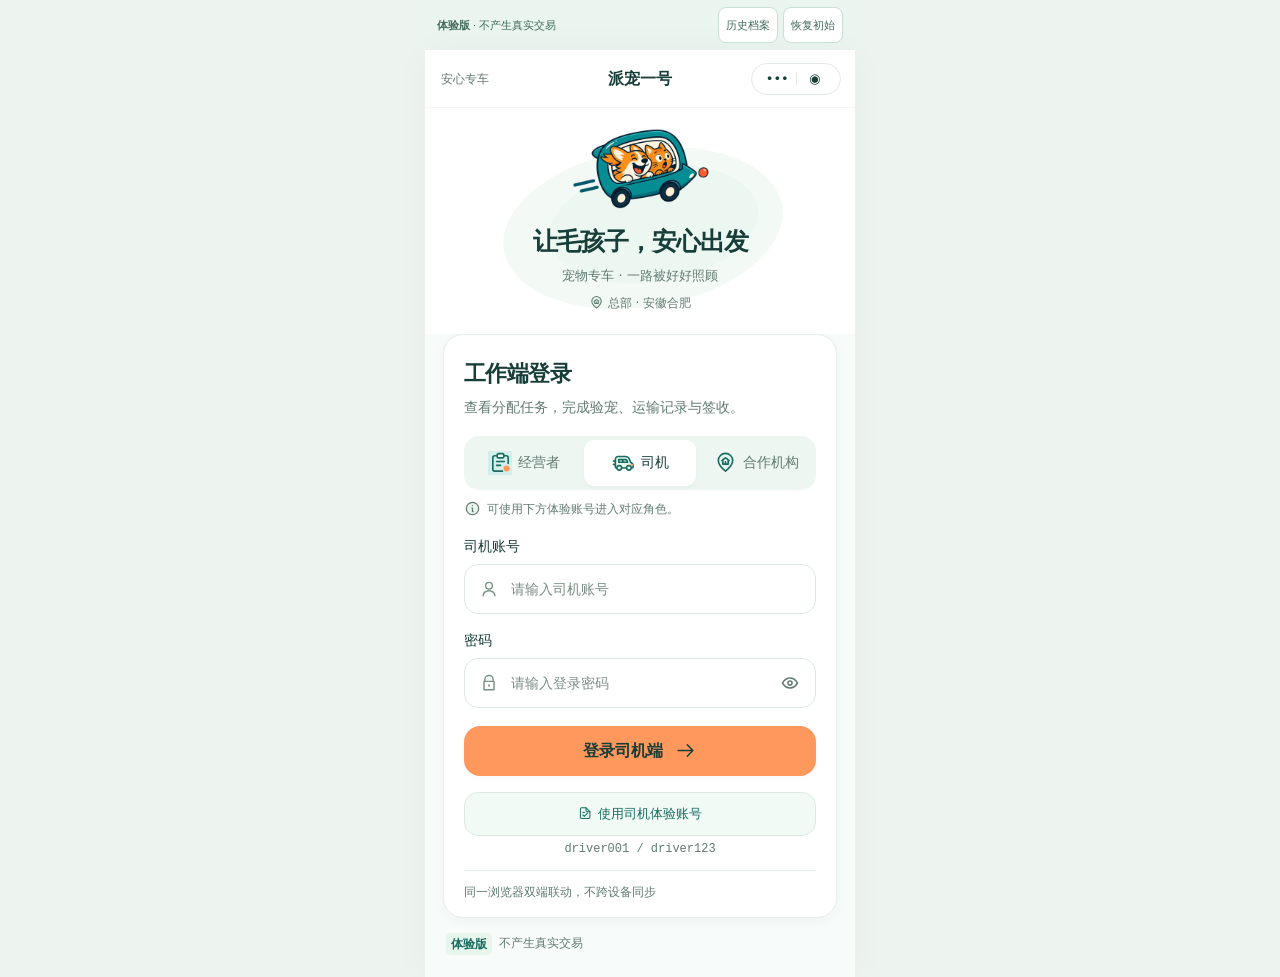
<file: workbench/driver.html>
<!doctype html>
<html lang="zh-CN">
<head>
    <script src="./portal-config.js?v=d996f76c5e66"></script>
    <script src="./h5-api.js?v=1befeb8b3ec7"></script>
    <script src="./static-demo.js?v=f7b78ec046f3"></script>
  <meta charset="UTF-8" />
  <meta name="viewport" content="width=device-width, initial-scale=1.0, viewport-fit=cover" />
  <meta name="theme-color" content="#F7FBF9" />
  <title>司机任务｜派宠一号</title>
  <link rel="icon" type="image/png" href="./assets/v5/brand/paichong-logo.png" />
  <link rel="stylesheet" href="./client-review.css?v=52e22fba23eb" />
  <link rel="stylesheet" href="./miniapp.css?v=42f09db3f81d" />
  <link rel="stylesheet" href="./driver.css?v=2981a4b385b5" />
  <link rel="stylesheet" href="./material-preview.css?v=65180a623390" />
  <link rel="stylesheet" href="./demo-map.css?v=90bb7ac6daac" />
</head>
<body class="miniapp driver-app">
  <a class="skip-link" href="#driver-main">跳到司机任务</a>
  <div class="review-shell">
    <header class="mini-nav"><button class="mini-back" id="driver-back" aria-label="返回任务列表" type="button" hidden>‹</button><strong id="driver-title">司机任务</strong><button id="driver-refresh" class="driver-refresh" type="button" aria-label="刷新任务">刷新</button></header>
    <main id="driver-main" class="driver-main"><p role="status">正在验证司机身份…</p></main>
    <nav id="driver-tabs" class="mini-tabs" aria-label="司机主导航" hidden></nav>
  </div>
  <div class="toast" id="driver-toast" role="status" aria-live="polite"></div>
  <script src="./product-copy.js?v=1c0b6426fa66"></script>
  <script src="./web-session.js?v=5250f5dd2db2"></script>
  <script src="./fulfillment-ui.js?v=46c2513d1c5a"></script>
  <script src="./material-preview.js?v=e39f95fb5e81"></script>
  <script src="./driver.js?v=a045650817e9"></script>
  <script src="./shared-demo-ui.js?v=de535386f4a2"></script>
  <script src="./demo-map.js?v=898e90cd907d"></script>
</body>
</html>
</file>
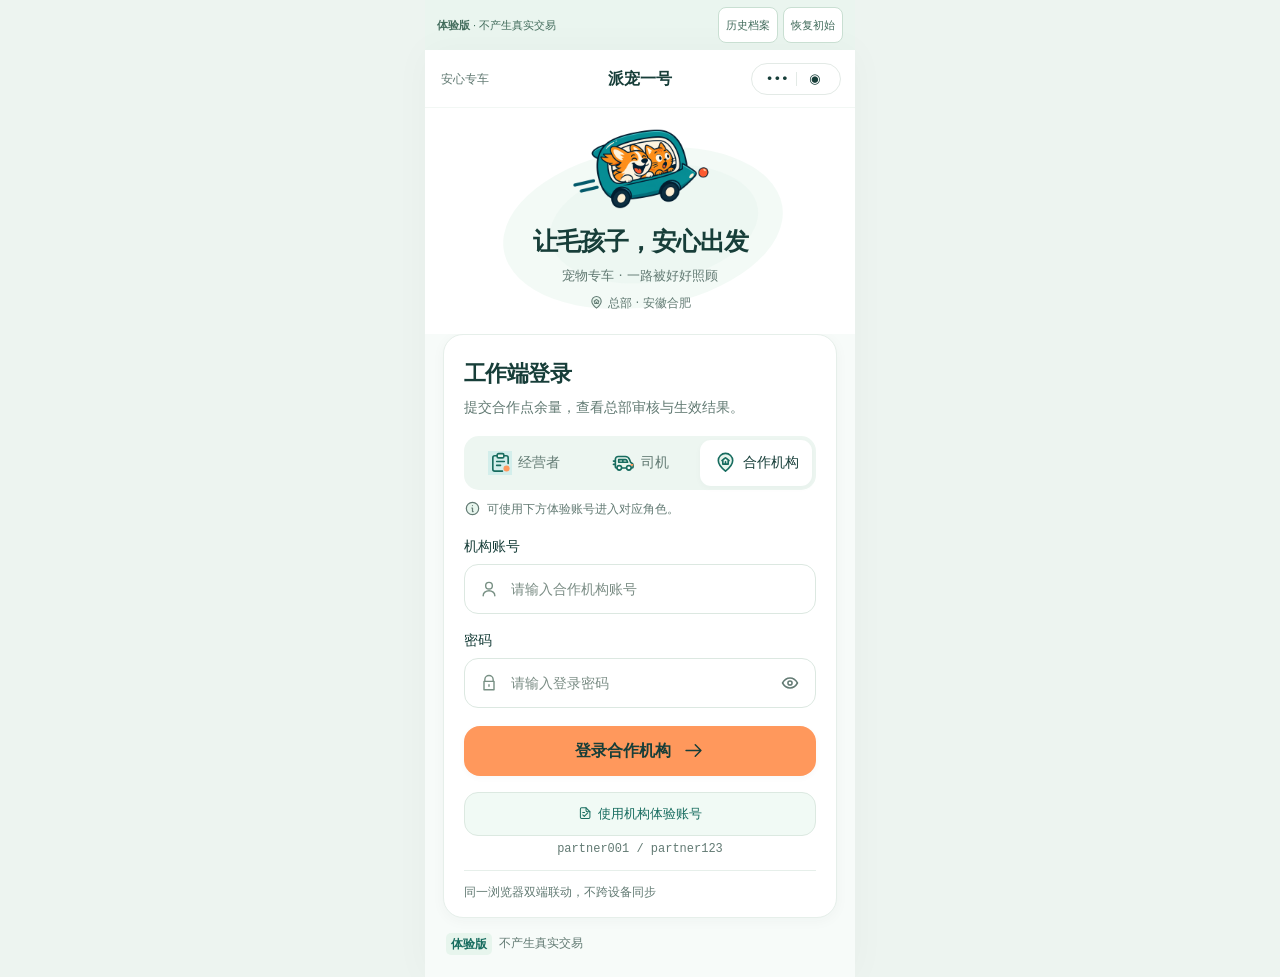
<file: workbench/partner.html>
<!doctype html>
<html lang="zh-CN">
<head>
    <script src="./portal-config.js?v=d996f76c5e66"></script>
    <script src="./h5-api.js?v=1befeb8b3ec7"></script>
    <script src="./static-demo.js?v=f7b78ec046f3"></script>
  <meta charset="UTF-8" />
  <meta name="viewport" content="width=device-width, initial-scale=1.0, viewport-fit=cover" />
  <meta name="theme-color" content="#F7FBF9" />
  <title>合作机构｜派宠一号</title>
  <link rel="icon" type="image/png" href="./assets/v5/brand/paichong-logo.png" />
  <link rel="stylesheet" href="./miniapp.css?v=42f09db3f81d" />
  <link rel="stylesheet" href="./partner.css?v=91accea94bf5" />
  <link rel="stylesheet" href="./profile-assets.css?v=b0998d1ee6d2" />
  <link rel="stylesheet" href="./material-preview.css?v=65180a623390" />
</head>
<body class="miniapp partner-app">
  <a class="partner-skip" href="#partner-main">跳到页面内容</a>
  <div class="review-shell">
    <header class="mini-nav"><a id="partner-back" href="./client-review.html" aria-label="返回工作台" hidden>‹</a><strong id="partner-title">合作机构</strong><button type="button" id="partner-refresh">刷新</button></header>
    <main id="partner-main" class="partner-main" aria-busy="true"><p class="partner-loading" role="status">正在验证工作端身份…</p></main>
    <nav id="partner-nav" class="partner-nav" aria-label="合作机构导航" hidden></nav>
  </div>
  <div id="partner-toast" class="partner-toast" role="status" aria-live="polite"></div>
  <script src="./product-copy.js?v=1c0b6426fa66"></script>
  <script src="./web-session.js?v=5250f5dd2db2"></script>
  <script src="./profile-assets.js?v=cd160b0cfd85"></script>
  <script src="./material-preview.js?v=e39f95fb5e81"></script>
  <script src="./partner.js?v=df300138173d"></script>
  <script src="./shared-demo-ui.js?v=de535386f4a2"></script>
</body>
</html>
</file>
<file: client/login.css>
:root {
  --ink: #0d2e40;
  --muted: #60757b;
  --cream: #fdf4e0;
  --cream-deep: #f4e2bd;
  --paper: #fffdf8;
  --orange: #fd8e1a;
  --orange-deep: #c65410;
  --orange-soft: #fff0d8;
  --teal: #068d94;
  --green: #087278;
  --green-deep: #0d2e40;
  --green-soft: #e1f4f1;
  --line: #d7e2dc;
  --danger: #b84f3f;
  --danger-soft: #fff0e9;
  --shadow: 0 28px 80px rgba(13, 46, 64, 0.14);
}

[hidden] { display: none !important; }
* { box-sizing: border-box; }

html { min-width: 320px; }

body {
  min-height: 100vh;
  margin: 0;
  color: var(--ink);
  background: var(--cream);
  font-family: "PingFang SC", "Microsoft YaHei", system-ui, -apple-system, sans-serif;
  line-height: 1.5;
}

button,
input { font: inherit; }

button { cursor: pointer; }

.ui-icon {
  display: block;
  flex: 0 0 auto;
  width: 1.1em;
  height: 1.1em;
  overflow: visible;
}

button:focus-visible,
input:focus-visible,
a:focus-visible {
  outline: 3px solid rgba(253, 142, 26, 0.42);
  outline-offset: 3px;
}

.skip-link {
  position: fixed;
  z-index: 20;
  top: -70px;
  left: 14px;
  padding: 9px 14px;
  border-radius: 10px;
  color: #fff;
  background: var(--green);
}

.skip-link:focus { top: 14px; }

.login-page {
  display: grid;
  grid-template-columns: minmax(500px, 1.08fr) minmax(480px, 0.92fr);
  min-height: 100vh;
}

.brand-panel {
  position: relative;
  display: flex;
  overflow: hidden;
  flex-direction: column;
  min-height: 100vh;
  padding: clamp(28px, 4vw, 58px) clamp(32px, 6vw, 88px) 35px;
  background:
    radial-gradient(circle at 8% 18%, rgba(253, 142, 26, 0.15), transparent 23rem),
    radial-gradient(circle at 93% 76%, rgba(6, 141, 148, 0.17), transparent 26rem),
    var(--cream);
}

.brand-panel::before,
.brand-panel::after {
  position: absolute;
  border: 2px solid rgba(6, 141, 148, 0.09);
  border-radius: 50%;
  content: "";
}

.brand-panel::before { top: -170px; right: -130px; width: 360px; height: 360px; }
.brand-panel::after { right: 18%; bottom: -210px; width: 430px; height: 430px; }

.brand {
  position: relative;
  z-index: 2;
  display: flex;
  align-items: center;
  width: fit-content;
  color: inherit;
  text-decoration: none;
}

.brand-mark {
  display: grid;
  place-items: center;
  width: 92px;
  height: 61px;
  margin-right: 14px;
  padding: 2px 4px;
  border-radius: 20px;
  background: rgba(255, 253, 248, 0.72);
  box-shadow: 0 10px 28px rgba(13, 46, 64, 0.09);
}

.brand-mark img { display: block; width: 100%; height: 100%; object-fit: contain; filter: drop-shadow(0 4px 5px rgba(13, 46, 64, 0.1)); }
.brand-copy strong,
.brand-copy small { display: block; }
.brand-copy strong { color: var(--green); font-size: 22px; letter-spacing: 0.04em; }
.brand-copy small { color: var(--muted); font-size: 11px; }

.hero-copy {
  position: relative;
  z-index: 2;
  max-width: 660px;
  margin-top: clamp(54px, 8vh, 100px);
}

.eyebrow {
  margin: 0 0 7px;
  color: var(--orange-deep);
  font-size: 11px;
  font-weight: 850;
  letter-spacing: 0.14em;
}

.hero-copy h1 {
  margin: 0;
  color: var(--green);
  font-size: clamp(38px, 4vw, 63px);
  line-height: 1.13;
  letter-spacing: -0.055em;
}

.hero-copy h1 span { color: var(--orange-deep); }

.hero-copy > p:last-child {
  max-width: 530px;
  margin: 18px 0 0;
  color: #5e6e65;
  font-size: 15px;
}

.express-art {
  position: relative;
  z-index: 1;
  width: min(680px, 96%);
  margin: auto auto 0;
}

.express-logo {
  display: block;
  width: 100%;
  height: auto;
  filter: drop-shadow(0 18px 16px rgba(13, 46, 64, 0.13));
  transform: rotate(-1deg);
}

.art-caption {
  position: absolute;
  right: 3%;
  bottom: 9%;
  padding: 8px 13px;
  border: 1px solid rgba(6, 141, 148, 0.2);
  border-radius: 999px;
  color: var(--green);
  background: rgba(225, 244, 241, 0.92);
  font-size: 11px;
  font-weight: 750;
}

.trust-list {
  position: relative;
  z-index: 2;
  display: flex;
  flex-wrap: wrap;
  gap: 17px;
  margin: 9px 0 0;
  padding: 0;
  color: var(--green);
  font-size: 11px;
  font-weight: 700;
  list-style: none;
}

.trust-list li { display: flex; align-items: center; gap: 6px; }
.trust-list i { display: grid; place-items: center; width: 21px; height: 21px; border-radius: 8px; color: #fff; background: var(--green); font-size: 12px; font-style: normal; }

.login-panel {
  display: grid;
  place-items: center;
  min-height: 100vh;
  padding: 34px clamp(28px, 5vw, 80px);
  background:
    linear-gradient(rgba(255, 253, 248, 0.84), rgba(255, 253, 248, 0.84)),
    repeating-linear-gradient(45deg, transparent 0 20px, rgba(6, 141, 148, 0.025) 20px 21px),
    var(--paper);
}

.login-panel > * { grid-column: 1; width: min(470px, 100%); }

.demo-notice {
  align-self: end;
  display: flex;
  align-items: flex-start;
  gap: 10px;
  margin-bottom: 15px;
  padding: 11px 13px;
  border: 1px solid rgba(253, 142, 26, 0.3);
  border-radius: 13px;
  background: var(--orange-soft);
}

.demo-notice > span {
  flex: 0 0 auto;
  padding: 3px 7px;
  border-radius: 6px;
  color: #fff;
  background: var(--orange-deep);
  font-size: 10px;
  font-weight: 800;
}

.demo-notice p { margin: 0; color: #745b44; font-size: 11px; }
.demo-notice strong { margin-right: 5px; color: var(--orange-deep); }

.login-card {
  align-self: start;
  padding: clamp(27px, 4vw, 42px);
  border: 1px solid rgba(6, 141, 148, 0.13);
  border-radius: 28px;
  background: var(--paper);
  box-shadow: var(--shadow);
}

.card-heading { margin-bottom: 24px; }
.card-heading h2 { margin: 0; color: var(--green); font-size: clamp(28px, 3vw, 36px); letter-spacing: -0.04em; }
.card-heading > p:last-child { margin: 8px 0 0; color: var(--muted); font-size: 13px; }

.entry-switch {
  display: grid;
  grid-template-columns: 1fr 1fr;
  gap: 8px;
  padding: 5px;
  border: 1px solid rgba(6, 141, 148, 0.2);
  border-radius: 17px;
  background: var(--green-soft);
}

.entry-tab {
  display: flex;
  align-items: center;
  gap: 9px;
  min-width: 0;
  min-height: 64px;
  padding: 9px 10px;
  border: 1px solid transparent;
  border-radius: 12px;
  color: var(--muted);
  background: transparent;
  text-align: left;
  transition: color 0.16s ease, background 0.16s ease, border-color 0.16s ease, transform 0.16s ease, box-shadow 0.16s ease;
}

.entry-tab:hover { color: var(--green); background: rgba(255, 255, 255, 0.52); }
.entry-tab.is-active { border-color: rgba(6, 141, 148, 0.35); color: var(--green-deep); background: var(--paper); box-shadow: 0 7px 18px rgba(13, 46, 64, 0.09); }

.entry-icon {
  display: grid;
  place-items: center;
  flex: 0 0 auto;
  width: 40px;
  height: 40px;
  border-radius: 14px;
  color: var(--green);
  background: var(--green-soft);
  font-size: 20px;
  font-weight: 850;
}

.entry-tab[data-entry="user"] .entry-icon { color: #9c470b; background: var(--orange-soft); }
.entry-tab[data-entry="ops"] .entry-icon { color: var(--green); background: #d3eeeb; }
.entry-tab[data-entry="user"].is-active .entry-icon { color: #fff; background: var(--orange); box-shadow: 0 6px 12px rgba(198, 84, 16, 0.18); }
.entry-tab[data-entry="ops"].is-active .entry-icon { color: #fff; background: var(--teal); box-shadow: 0 6px 12px rgba(6, 141, 148, 0.2); }
.entry-tab strong,
.entry-tab small { display: block; }
.entry-tab strong { overflow: hidden; font-size: 13px; text-overflow: ellipsis; white-space: nowrap; }
.entry-tab small { font-size: 10px; font-weight: 500; }

.identity-tip {
  display: flex;
  align-items: center;
  gap: 8px;
  margin: 12px 0 21px;
  color: var(--muted);
  font-size: 10px;
}

.identity-tip .tip-icon { display: grid; place-items: center; flex: 0 0 auto; width: 20px; height: 20px; border-radius: 50%; color: var(--green); background: var(--green-soft); font-size: 14px; }
.identity-tip p { margin: 0; }

#login-form { display: grid; gap: 16px; }

.form-field { display: grid; gap: 7px; color: #4f5f57; font-size: 12px; font-weight: 750; }

.input-wrap { position: relative; display: block; }
.input-wrap > svg { position: absolute; top: 50%; left: 13px; width: 19px; height: 19px; fill: none; stroke: #789084; stroke-width: 1.8; stroke-linecap: round; stroke-linejoin: round; transform: translateY(-50%); pointer-events: none; }

.input-wrap input {
  width: 100%;
  min-height: 50px;
  padding: 12px 45px 12px 43px;
  border: 1px solid var(--line);
  border-radius: 13px;
  color: var(--ink);
  background: #fff;
  transition: border-color 0.16s ease, box-shadow 0.16s ease;
}

.input-wrap input::placeholder { color: #a2aaa5; }
.input-wrap input:hover { border-color: rgba(6, 141, 148, 0.42); }
.input-wrap input:focus { border-color: var(--green); outline: none; box-shadow: 0 0 0 4px rgba(6, 141, 148, 0.09); }
.input-wrap input[aria-invalid="true"] { border-color: var(--danger); box-shadow: 0 0 0 3px rgba(184, 79, 63, 0.08); }

.password-toggle {
  position: absolute;
  top: 50%;
  right: 8px;
  display: grid;
  place-items: center;
  width: 44px;
  height: 44px;
  padding: 0;
  border: 0;
  border-radius: 9px;
  color: var(--muted);
  background: transparent;
  transform: translateY(-50%);
}

.password-toggle:hover { color: var(--green); background: var(--green-soft); }
.password-toggle svg { width: 20px; height: 20px; fill: none; stroke: currentColor; stroke-width: 1.8; stroke-linecap: round; stroke-linejoin: round; }
.password-toggle .eye-closed { display: none; }
.password-toggle[aria-pressed="true"] .eye-open { display: none; }
.password-toggle[aria-pressed="true"] .eye-closed { display: block; }

.form-meta { display: flex; align-items: center; justify-content: space-between; gap: 14px; margin-top: -2px; }
.form-meta > span { color: var(--muted); font-family: ui-monospace, SFMono-Regular, Menlo, monospace; font-size: 10px; overflow-wrap: anywhere; }

.sample-button { display: inline-flex; align-items: center; gap: 6px; min-height: 38px; padding: 7px 11px; border: 1px solid rgba(253, 142, 26, 0.28); border-radius: 999px; color: #9b470e; background: var(--orange-soft); font-size: 11px; font-weight: 800; transition: color 0.16s ease, background 0.16s ease, border-color 0.16s ease, transform 0.16s ease; }
.sample-button:hover { border-color: rgba(6, 141, 148, 0.35); color: var(--green); background: var(--green-soft); transform: translateY(-1px); }
.second-user-sample { justify-content: center; margin-bottom: 14px; width: 100%; }
.second-user-sample[hidden] { display: none; }

.form-error {
  margin-top: -3px;
  padding: 10px 12px;
  border: 1px solid rgba(184, 79, 63, 0.18);
  border-radius: 10px;
  color: var(--danger);
  background: var(--danger-soft);
  font-size: 11px;
}

.login-button {
  display: flex;
  align-items: center;
  justify-content: center;
  gap: 9px;
  min-height: 54px;
  margin-top: 3px;
  padding: 11px 18px;
  border: 0;
  border-radius: 16px;
  color: #fff;
  background: linear-gradient(135deg, var(--green), #056268);
  box-shadow: 0 12px 25px rgba(8, 114, 120, 0.24);
  font-weight: 800;
  transition: background 0.16s ease, transform 0.16s ease, box-shadow 0.16s ease;
}

.login-button:hover:not(:disabled) { background: linear-gradient(135deg, #07656b, var(--green-deep)); box-shadow: 0 15px 30px rgba(13, 46, 64, 0.24); transform: translateY(-2px); }
.login-button:disabled { cursor: wait; opacity: 0.7; }
.button-arrow { display: grid; place-items: center; width: 28px; height: 28px; margin-left: 2px; border-radius: 10px; color: var(--green-deep); background: var(--orange); font-size: 18px; transition: transform 0.16s ease; }
.login-button:hover .button-arrow { transform: translateX(3px); }
.login-button.is-busy .button-arrow { color: #fff; background: rgba(255, 255, 255, 0.14); }
.login-button.is-busy .button-arrow .ui-icon { animation: login-spin 0.75s linear infinite; }
@keyframes login-spin { to { transform: rotate(360deg); } }

.card-footer {
  display: flex;
  justify-content: space-between;
  gap: 15px;
  margin-top: 25px;
  padding-top: 17px;
  border-top: 1px dashed var(--line);
  color: var(--muted);
  font-size: 9px;
}

.card-footer span:first-child { display: flex; align-items: center; gap: 6px; }
.card-footer i { width: 6px; height: 6px; border-radius: 50%; background: #59a968; box-shadow: 0 0 0 3px rgba(89, 169, 104, 0.14); }

@media (max-width: 1040px) {
  .login-page { grid-template-columns: minmax(390px, 0.86fr) minmax(460px, 1.14fr); }
  .brand-panel { padding-inline: 38px; }
  .hero-copy { margin-top: 65px; }
  .hero-copy h1 { font-size: 44px; }
  .express-art { margin-bottom: 15px; }
  .trust-list { gap: 10px; }
}

@media (max-width: 820px) {
  .login-page { display: block; }
  .brand-panel { min-height: auto; padding: 24px 24px 122px; }
  .hero-copy { margin-top: 45px; }
  .hero-copy h1 { font-size: clamp(36px, 8vw, 53px); }
  .hero-copy > p:last-child { max-width: 580px; }
  .express-art { position: absolute; right: 8px; bottom: -31px; width: 330px; opacity: 0.96; }
  .art-caption,
  .trust-list { display: none; }
  .login-panel { min-height: auto; padding: 34px 20px 55px; }
  .login-panel > * { width: min(520px, 100%); }
}

@media (max-width: 520px) {
  .brand-panel { padding: 16px 16px 116px; }
  .brand-mark { width: 74px; height: 49px; margin-right: 10px; border-radius: 15px; }
  .brand-copy strong { font-size: 19px; }
  .hero-copy { margin-top: 24px; }
  .hero-copy h1 { font-size: clamp(30px, 9vw, 35px); }
  .hero-copy > p:last-child { font-size: 12px; }
  .express-art { right: 15px; bottom: -34px; width: 225px; }
  .login-panel { padding: 25px 10px 36px; }
  .demo-notice { margin-inline: 5px; }
  .login-card { padding: 26px 17px; border-radius: 22px; }
  .entry-tab { gap: 6px; padding-inline: 7px; }
  .entry-icon { width: 34px; height: 34px; font-size: 17px; }
  .entry-tab strong { font-size: 12px; }
  .form-meta { align-items: flex-start; flex-direction: column; gap: 7px; }
  .sample-button { min-height: 44px; }
  .card-footer { align-items: center; flex-direction: column; }
}

@media (max-width: 350px) {
  .entry-icon { width: 28px; height: 28px; font-size: 14px; }
  .entry-tab { gap: 5px; padding-inline: 5px; }
}

@media (prefers-reduced-motion: reduce) {
  *,
  *::before,
  *::after { scroll-behavior: auto !important; transition: none !important; }
}
</file>
<file: client/miniapp.css>
/* V5: white + mint surfaces, orange actions; shared by both account roles.
   Values match assets/v5/tokens.json. Existing public CSS path keeps local sessions intact. */
:root {
  --pc-v5-color-canvas: #f7fbf9; --pc-v5-color-surface: #fff;
  --pc-v5-color-mint-soft: #e7f5ed; --pc-v5-color-mint: #d9efe4;
  --pc-v5-color-ink: #173e39; --pc-v5-color-muted: #627a73;
  --pc-v5-color-orange: #ff985c; --pc-v5-color-line: #e6efea;
  --pc-v5-card-shadow: 0 3px 14px rgba(23,62,57,.035);
  --pc-ink: var(--pc-v5-color-ink); --pc-muted: var(--pc-v5-color-muted);
  --pc-cream: var(--pc-v5-color-canvas); --pc-cream-deep: #e7f5ed;
  --pc-paper: #fff; --pc-white: #fff; --pc-orange: #ff985c; --pc-orange-deep: #a84d1b;
  --pc-orange-soft: #fff2e9; --pc-teal: #18887b; --pc-green: #176c5f;
  --pc-green-deep: #173e39; --pc-green-soft: #e7f5ed; --pc-leaf: #81b8a3;
  --pc-line: #e6efea; --pc-danger: #a33f35; --pc-danger-soft: #fff0ee;
  --pc-warning: #946020; --pc-shadow: var(--pc-v5-card-shadow);
  --pc-radius-lg: 20px; --pc-radius-md: 16px; --pc-radius-sm: 12px;
}
body.miniapp { background: #edf4f0; font-size: 16px; color: var(--pc-ink); -webkit-font-smoothing: antialiased; }
.fulfillment-panel { margin: 18px 0; padding: 20px 18px; border: 1px solid #e6efea; border-radius: 20px; background: #fff; color: #173e39; }
.fulfillment-heading { display: flex; align-items: center; justify-content: space-between; gap: 8px; flex-wrap: wrap; }
.fulfillment-heading h3 { margin: 0; font-size: 19px; }
.fulfillment-chip { display: inline-block; padding: 5px 9px; border-radius: 8px; background: #e7f5ed; font-size: 12px; color: #176c5f; }
.fulfillment-prices { margin: 16px 0; }
.fulfillment-prices > div { display: flex; justify-content: space-between; gap: 15px; padding: 12px 0; font-size: 14px; }
.fulfillment-prices dt { color: #627a73; }
.fulfillment-prices dd { margin: 0; font-weight: 650; }
.fulfillment-total { border-top: 1px solid #e6efea; }
.fulfillment-total dd { font-size: 22px; color: #985b34; }
.fulfillment-note { font-size: 14px; line-height: 1.8; overflow-wrap: anywhere; }
.fulfillment-panel form { display: grid; gap: 16px; margin-top: 16px; }
.fulfillment-check { display: flex; align-items: flex-start; gap: 10px; min-height: 44px; font-size: 14px; line-height: 1.7; cursor: pointer; }
.fulfillment-check input { appearance: auto; flex: 0 0 20px; width: 20px; height: 20px; min-height: 20px; padding: 0; margin: 2px 0 0; accent-color: #176c5f; }
.fulfillment-panel textarea { width: 100%; padding: 12px; margin-top: 8px; border: 1px solid #dce9e1; border-radius: 12px; background: #fff; font: inherit; }
.fulfillment-issue { padding: 16px; margin-top: 16px; border: 1px solid #f0d6c3; background: #fff6ee; border-radius: 14px; font-size: 14px; line-height: 1.8; overflow-wrap: anywhere; }
.fulfillment-receipt { background: #e7f5ed; border-radius: 14px; padding: 16px; margin-top: 16px; font-size: 14px; line-height: 1.8; }
.fulfillment-receipt small, .fulfillment-footnote { font-size: 12px; color: #627a73; line-height: 1.8; }
.fulfillment-events summary { min-height: 44px; padding: 14px 0; cursor: pointer; font-size: 14px; }
.fulfillment-events ol { list-style: none; margin: 0; padding: 0 0 0 12px; border-left: 2px solid #e7f5ed; }
.fulfillment-events li { position: relative; padding: 0 0 18px 6px; font-size: 14px; }
.fulfillment-events li:before { content: ''; width: 8px; height: 8px; border-radius: 50%; background: #65a88f; position: absolute; left: -17px; top: 5px; }
.fulfillment-events small { display: block; margin-top: 7px; color: #627a73; font-size: 12px; }
.fulfillment-events p { line-height: 1.7; overflow-wrap: anywhere; }
body.miniapp .review-shell { width: 100%; max-width: 430px; min-height: 100dvh; margin: 0 auto; padding: 0 0 calc(88px + env(safe-area-inset-bottom)); background: var(--pc-cream); box-shadow: 0 0 36px #173e3908; }
.miniapp [hidden] { display: none !important; }
.miniapp .review-header, .miniapp .review-note, .miniapp .review-footer,
.miniapp .role-view > .view-heading, .miniapp .user-order-toolbar, .miniapp .wizard-nav,
.miniapp .summary-panel, .miniapp .ops-navigation, .miniapp [aria-label="经营者工作台"],
.miniapp .mini-screen-back { display: none !important; }
.miniapp .ui-icon { display: block; width: 22px; height: 22px; flex: 0 0 auto; }
.miniapp button, .miniapp label.outline-button { -webkit-tap-highlight-color: transparent; touch-action: manipulation; }
.miniapp button:focus-visible, .miniapp a:focus-visible { outline: 3px solid #18887b80; outline-offset: 3px; }
.miniapp button:disabled { opacity: .48; transform: none; }
.miniapp button:hover { transform: none; }
.miniapp button:active:not(:disabled) { transform: scale(.985); }
.miniapp .mini-nav { position: sticky; top: 0; z-index: 65; display: grid; grid-template-columns: 90px minmax(0,1fr) 90px; align-items: center; min-height: 58px; padding: calc(env(safe-area-inset-top) + 4px) 14px 4px; background: #ffffffed; backdrop-filter: blur(16px); border-bottom: 1px solid #e6efea80; }
.mini-nav > strong { text-align: center; font-size: 16px; font-weight: 650; white-space: nowrap; color: var(--pc-ink); }
.mini-back { display: grid; place-items: center; width: 44px; height: 44px; padding: 0; border: 0; background: none; color: var(--pc-ink); line-height: 1; }
/* Keep the compact capsule silhouette; each action owns a full 44px hit area. */
.mini-capsule { position: relative; isolation: isolate; display: grid; grid-template-columns: repeat(2,44px); align-items: center; justify-self: end; width: 90px; height: 44px; padding: 0 1px; color: var(--pc-ink); }
.mini-capsule::before { content: ''; position: absolute; z-index: -1; inset: 6px 0; border: 1px solid #e3eae6; border-radius: 20px; background: #fff; }
.mini-capsule button { display: grid; place-items: center; width: 44px; height: 44px; min-height: 44px; padding: 0; border: 0; border-radius: 20px; background: transparent; color: inherit; font-size: 16px; font-weight: 600; line-height: 1; }
.mini-capsule > span { position: absolute; left: 50%; top: 50%; width: 1px; height: 14px; transform: translate(-50%,-50%); background: #e3eae6; pointer-events: none; }
.mini-capsule .ui-icon { width: 17px; height: 17px; }
.mini-tabs { position: fixed; z-index: 64; bottom: 0; left: 50%; transform: translateX(-50%); display: flex; width: min(430px,100%); padding: 7px 8px calc(8px + env(safe-area-inset-bottom)); border-top: 1px solid var(--pc-line); background: #ffffffed; backdrop-filter: blur(16px); }
.mini-tabs button { display: flex; flex: 1; flex-direction: column; align-items: center; justify-content: center; gap: 3px; min-width: 0; min-height: 55px; padding: 0; border: 0; border-radius: 12px; color: #627a73; background: none; font-size: 12px; font-weight: 500; line-height: 1.4; }
.mini-tab-icon { display: grid; flex: 0 0 32px; place-items: center; width: 54px; height: 32px; border-radius: 18px; }
.mini-tabs button > span:last-child { min-height: 17px; white-space: nowrap; }
.mini-tabs .ui-icon { width: 26px; height: 26px; }
.mini-tabs .is-active { color: var(--pc-green); font-weight: 650; }
.mini-tabs .is-active .mini-tab-icon { background: var(--pc-green-soft); }
.mini-page { min-height: 360px; }
.mini-eyebrow { display: block; font-size: 13px; font-weight: 500; letter-spacing: .02em; }
.mini-hero { position: relative; isolation: isolate; display: flex; align-items: flex-start; min-height: 208px; padding: 23px 20px 30px; overflow: hidden; background: #fff; color: var(--pc-ink); }
.mini-hero::before { content: ''; position: absolute; z-index: -1; inset: 5px -68px 0 43%; background: url('./assets/v5/decor/hero-mint-field.svg') center / cover no-repeat; }
.mini-hero::after { content: ''; position: absolute; z-index: -1; left: -15px; right: 0; bottom: 0; height: 42px; background: url('./assets/v5/decor/route-trail.svg') center / 100% 95px no-repeat; opacity: .7; }
.mini-hero > div { position: relative; z-index: 1; width: 62%; }
.mini-hero h1 { margin: 9px 0; font-size: 27px; line-height: 1.38; letter-spacing: -.055em; font-weight: 750; }
.mini-hero p { margin: 0; color: var(--pc-muted); font-size: 13px; line-height: 1.6; }
.mini-hero img { position: absolute; z-index: 2; width: 45%; height: 137px; object-fit: contain; right: 6px; bottom: 25px; }
.mini-home-content { position: relative; padding: 0 18px 12px; }
.mini-booking-card { position: relative; width: 100%; margin-top: 0; padding: 20px 18px 15px; border: 1px solid var(--pc-line); border-radius: 20px; background: #fff; box-shadow: var(--pc-shadow); }
.mini-booking-card h2 { margin: 0 0 5px; color: var(--pc-ink); font-size: 22px; line-height: 1.35; }
.mini-booking-card > p { margin: 0; color: var(--pc-muted); font-size: 14px; }
.mini-home-route { display: grid; grid-template-columns: minmax(0,1fr) 44px minmax(0,1fr); align-items: end; gap: 8px; margin: 23px 0 18px; }
.mini-home-route label { min-width: 0; color: var(--pc-muted); font-size: 13px; }
.mini-home-route label:last-child { text-align: right; }
.mini-home-route .demo-map-trigger { display: grid !important; grid-template-columns: 18px minmax(0,1fr); gap: 5px 6px; margin-top: 8px; padding: 12px 10px; text-align: left; }
.mini-home-route .demo-map-trigger > .ui-icon { width: 18px; height: 18px; }
.mini-home-route .demo-map-trigger > span { min-width: 0; white-space: nowrap; font-size: 20px; line-height: 1.2; }
.mini-home-route .demo-map-trigger > small { grid-column: 1 / -1; font-size: 10px; line-height: 1.5; }
.miniapp .care-entry > .ui-icon { width: 44px; height: 44px; flex: 0 0 44px; padding: 11px; box-sizing: border-box; }
.miniapp .care-entry > span { min-width: 0; line-height: 1.5; }
.mini-home-route select { display: block; width: 100%; min-width: 0; min-height: 44px; margin-top: 2px; padding: 0 17px 0 0; border: 0; border-radius: 6px; color: var(--pc-ink); background: #fff; font-size: 25px; font-weight: 650; }
.mini-home-route label:last-child select { text-align: right; }
.mini-home-swap { display: grid; place-items: center; width: 44px; height: 44px; padding: 0; border: 0; border-radius: 50%; background: var(--pc-green-soft); color: var(--pc-green); }
.mini-home-swap .ui-icon { width: 25px; height: 25px; }
.miniapp .mini-quote-button { justify-content: space-between; width: 100%; min-height: 50px; font-size: 16px; }
.mini-booking-card .mini-booking-note { margin: 11px 0 0; font-size: 12px; text-align: center; line-height: 1.55; color: var(--pc-muted); }
.mini-section-title { display: flex; align-items: center; justify-content: space-between; gap: 8px; margin: 21px 1px 10px; }
.mini-section-title h2 { margin: 0; font-size: 19px; color: var(--pc-ink); }
.mini-section-title > span { color: var(--pc-muted); font-size: 12px; }
.mini-section-title button { display: flex; align-items: center; gap: 3px; min-height: 44px; padding: 0; border: 0; background: none; color: var(--pc-green); font-size: 13px; }
.mini-section-title button .ui-icon { width: 17px; height: 17px; }
.mini-empty { display: flex; flex-direction: column; align-items: center; justify-content: center; gap: 8px; min-height: 145px; padding: 23px 16px; border: 1px solid var(--pc-line); border-radius: 20px; background: #fff; color: var(--pc-muted); text-align: center; font-size: 14px; }
.mini-empty strong { color: var(--pc-ink); font-size: 16px; }
.mini-empty small { font-size: 13px; line-height: 1.6; }
.mini-empty .mini-state-art { width: 185px; max-width: 100%; height: auto; aspect-ratio: 3/2; object-fit: contain; }
.mini-order-card { display: block; width: 100%; margin: 0 0 12px; padding: 16px; border: 1px solid var(--pc-line); border-radius: 20px; background: #fff; box-shadow: var(--pc-shadow); color: var(--pc-ink); text-align: left; }
.mini-order-top { display: flex; gap: 8px; align-items: center; justify-content: space-between; }
.mini-order-pet { display: flex; min-width: 0; align-items: center; gap: 6px; font-size: 14px; font-weight: 550; }
.mini-order-pet > span { overflow: hidden; text-overflow: ellipsis; white-space: nowrap; }
.mini-order-pet .ui-icon { width: 21px; height: 21px; color: var(--pc-green); }
.mini-order-top > strong { flex-shrink: 0; max-width: 48%; padding: 4px 8px; border-radius: 9px; color: #865022; background: #fff2e9; font-size: 12px; font-weight: 500; }
.mini-order-top > strong.is-closed { color: #627a73; background: #f0f4f2; }
.mini-order-card h3 { display: flex; gap: 16px; justify-content: space-between; align-items: center; margin: 20px 0 13px; font-size: 24px; line-height: 1.2; }
.mini-order-card h3 > span { display: flex; flex: 1; align-items: center; color: #b4cdc0; }
.mini-order-card h3 > span::before { content: ''; flex: 1; border-top: 1px dashed #b4cdc0; }
.mini-order-card h3 .ui-icon { width: 21px; height: 21px; }
.mini-order-card > p { display: flex; align-items: center; flex-wrap: wrap; gap: 6px; margin: 0; color: var(--pc-muted); font-size: 13px; }
.mini-order-card > p .ui-icon { width: 18px; height: 18px; }
.mini-order-foot { display: flex; align-items: center; justify-content: space-between; gap: 8px; margin-top: 15px; padding-top: 12px; border-top: 1px solid var(--pc-line); }
.mini-order-foot small { color: var(--pc-muted); font-size: 12px; overflow-wrap: anywhere; }
.mini-order-foot > span { display: flex; flex-shrink: 0; gap: 5px; align-items: center; color: var(--pc-green); font-size: 13px; }
.mini-order-foot .ui-icon { width: 16px; height: 16px; }
.mini-guide-card { display: flex; align-items: center; gap: 10px; width: 100%; margin-top: 15px; padding: 15px 12px; border: 0; border-radius: 16px; background: var(--pc-green-soft); text-align: left; color: var(--pc-green); }
.mini-guide-card > .ui-icon { width: 28px; height: 28px; }
.mini-guide-card > span { flex: 1; }
.mini-guide-card strong, .mini-guide-card small { display: block; }
.mini-guide-card strong { color: var(--pc-ink); font-size: 14px; font-weight: 550; }
.mini-guide-card small { margin-top: 4px; color: var(--pc-muted); font-size: 12px; }
.mini-guide-card > .ui-icon:last-child { width: 17px; height: 17px; }
.mini-demo-note { margin: 20px 0 8px; font-size: 12px; text-align: center; color: var(--pc-muted); line-height: 1.65; }
.mini-ops-welcome { display: flex; align-items: center; justify-content: space-between; gap: 16px; padding: 23px 20px 5px; }
.mini-ops-welcome h1 { margin: 5px 0; font-size: 24px; letter-spacing: -.04em; }
.mini-ops-welcome p { margin: 0; font-size: 14px; color: var(--pc-muted); }
.mini-ops-welcome > .ui-icon { width: 45px; height: 45px; padding: 9px; box-sizing: content-box; border-radius: 22px; color: var(--pc-green); background: var(--pc-green-soft); }
.mini-metrics { display: grid; grid-template-columns: repeat(2,minmax(0,1fr)); gap: 9px; }
.mini-metrics > div { padding: 17px 5px; border: 1px solid var(--pc-line); border-radius: 17px; background: #fff; text-align: center; }
.mini-metrics strong { display: block; font-size: 28px; font-weight: 650; line-height: 1.3; font-variant-numeric: tabular-nums; color: var(--pc-green); }
.mini-metrics span { font-size: 12px; color: var(--pc-muted); }
.mini-shortcuts { display: grid; grid-template-columns: repeat(2,minmax(0,1fr)); gap: 12px; margin-top: 18px; }
.mini-shortcuts button { display: flex; flex-direction: column; align-items: flex-start; min-width: 0; padding: 18px 15px; border: 1px solid var(--pc-line); border-radius: 20px; background: #fff; box-shadow: var(--pc-shadow); color: var(--pc-ink); text-align: left; }
.mini-shortcuts .ui-icon { width: 27px; height: 27px; margin-bottom: 14px; padding: 8px; box-sizing: content-box; border-radius: 14px; color: var(--pc-green); background: var(--pc-green-soft); }
.mini-shortcuts strong { font-size: 16px; font-weight: 600; }
.mini-shortcuts small { margin-top: 5px; color: var(--pc-muted); font-size: 12px; }
.mini-order-filters { display: flex; gap: 3px; padding: 12px 16px 16px; background: var(--pc-cream); }
.mini-order-filters button { flex: 1; min-height: 44px; padding: 7px 3px; border: 0; border-radius: 13px; background: transparent; color: var(--pc-muted); font-size: 14px; }
.mini-order-filters .is-active { background: var(--pc-green-soft); color: var(--pc-green); font-weight: 600; }
.mini-orders-content { padding: 0 16px 14px; }
.miniapp .mini-full-button { width: 100%; min-height: 50px; justify-content: center; margin-top: 12px; }
.mini-profile { padding: 22px 18px; }
.mini-profile-card { display: flex; align-items: center; gap: 16px; padding: 12px 0 26px; }
.mini-profile-card > span { display: grid; flex-shrink: 0; place-items: center; width: 66px; height: 66px; border-radius: 23px; background: var(--pc-green-soft); color: var(--pc-green); }
.mini-profile-card > span .ui-icon { width: 40px; height: 40px; }
.mini-profile-card h1 { margin: 0 0 5px; font-size: 22px; }
.mini-profile-card p { margin: 0 0 5px; color: var(--pc-muted); font-size: 15px; }
.mini-profile-card small { color: var(--pc-muted); font-size: 12px; }
.mini-menu-card { padding: 0 15px; border: 1px solid var(--pc-line); border-radius: 20px; background: #fff; }
.mini-menu-card button { display: flex; align-items: center; gap: 10px; width: 100%; min-height: 63px; padding: 12px 0; border: 0; border-bottom: 1px solid var(--pc-line); background: none; color: var(--pc-green); }
.mini-menu-card button > span { flex: 1; text-align: left; font-size: 14px; color: var(--pc-ink); }
.mini-menu-card .ui-icon { width: 20px; height: 20px; }
.mini-menu-card button > .ui-icon:last-child { width: 17px; height: 17px; margin-left: auto; color: #91a89d; }
.mini-version { display: flex; justify-content: space-between; flex-wrap: wrap; gap: 8px; padding: 20px 0; font-size: 12px; color: var(--pc-muted); }
.mini-security-note { display: flex; gap: 8px; align-items: center; padding: 23px 2px 8px; font-size: 12px; color: var(--pc-muted); line-height: 1.6; }
.mini-guide { padding: 18px; }
.mini-guide-intro { color: var(--pc-muted); font-size: 14px; }
.mini-guide section { margin: 16px 0; padding: 18px; border: 1px solid var(--pc-line); border-radius: 20px; background: #fff; }
.mini-guide h2 { margin: 0 0 10px; color: var(--pc-ink); font-size: 17px; }
.mini-guide section p { margin: 0; color: var(--pc-muted); font-size: 14px; line-height: 1.85; }
.mini-progress { padding: 17px 20px 0; }
.mini-progress > div { display: flex; gap: 6px; }
.mini-progress span { flex: 1; height: 4px; border-radius: 10px; background: #e3ece7; }
.mini-progress .is-done { background: #57a28b; }
.mini-progress small { display: block; margin-top: 9px; color: var(--pc-muted); font-size: 12px; }

/* Shared working controls: no raised plastic rims or textured surfaces. */
.miniapp .quiet-button, .miniapp .outline-button, .miniapp .primary-button, .miniapp .pay-button, .miniapp .danger-button, .miniapp .reset-button, .miniapp .text-button { min-width: 44px; min-height: 44px; gap: 8px; border-radius: 14px; padding: 10px 14px; font-size: 14px; font-weight: 550; line-height: 1.45; box-shadow: none; background-image: none; }
.miniapp .primary-button, .miniapp .pay-button { min-height: 50px; border: 1px solid transparent; border-radius: 16px; color: var(--pc-ink); background: var(--pc-orange); box-shadow: 0 2px 6px #173e3907; }
.miniapp .primary-button:hover:not(:disabled), .miniapp .pay-button:hover:not(:disabled) { color: var(--pc-ink); background: #ff8c49; box-shadow: none; }
.miniapp .quiet-button, .miniapp .outline-button { border: 1px solid #dce9e1; background: #fff; color: var(--pc-green); }
.miniapp .quiet-button:hover:not(:disabled), .miniapp .outline-button:hover:not(:disabled) { background: var(--pc-green-soft); box-shadow: none; }
.miniapp .text-button { background: var(--pc-green-soft); color: var(--pc-green); border: 0; }
.miniapp .danger-button, .miniapp .reset-button { border-color: #edcdc7; background: #fff; color: var(--pc-danger); }
.miniapp .danger-button:hover:not(:disabled) { background: var(--pc-danger-soft); }
.miniapp #dialog-confirm.danger-button { color: #fff; background: var(--pc-danger); }
.miniapp .user-layout { display: block; }
.miniapp #user-view { padding: 0 16px; scroll-margin-top: 74px; }
.miniapp #review-drawer { scroll-margin-top: 74px; }
.miniapp .workflow-panel { min-height: 0; padding: 20px 2px; border: 0; border-radius: 0; background: transparent; box-shadow: none; }
.miniapp .panel-heading { align-items: center; gap: 10px; margin-bottom: 20px; }
.miniapp .panel-heading .eyebrow { display: none; }
.miniapp .panel-heading h2 { color: var(--pc-ink); font-size: 22px; line-height: 1.4; }
.miniapp .panel-heading .soft-badge, .miniapp .panel-heading .simulation-badge { flex-shrink: 0; padding: 5px 8px; font-size: 12px; font-weight: 500; }
.miniapp .panel-intro { font-size: 14px; line-height: 1.75; }
.miniapp .mini-quote-summary { margin: 0 0 22px; padding: 17px; border: 1px solid #d5e8dd; border-radius: 18px; background: #e7f5ed; }
.miniapp .mini-quote-summary > div { display: flex; flex-wrap: wrap; justify-content: space-between; align-items: baseline; gap: 8px; font-size: 14px; }
.miniapp .mini-quote-summary strong { font-size: 23px; font-weight: 650; color: var(--pc-ink); }
.miniapp .mini-quote-summary p { margin: 8px 0 3px; font-size: 13px; color: var(--pc-green); }
.miniapp .mini-quote-summary small { font-size: 12px; color: var(--pc-muted); }
.travel-overview { margin: 12px 0; padding: 16px; border: 1px solid #d7e9e0; border-radius: 18px; background: #eef8f2; }
.travel-overview-title { display: flex; flex-wrap: wrap; align-items: center; justify-content: space-between; gap: 8px; }
.travel-overview-title h3 { margin: 0; font-size: 18px; }
.travel-overview-title > span { font-size: 13px; color: #3c7567; }
.travel-overview dl { display: grid; grid-template-columns: 1fr 1.45fr; gap: 12px; margin: 18px 0 12px; }
.travel-overview dt { font-size: 12px; color: #627a73; }
.travel-overview dd { margin: 6px 0 0; font-size: 17px; font-weight: 650; overflow-wrap: anywhere; }
.travel-overview .travel-driver { display: flex; gap: 7px; align-items: center; margin: 10px 0; font-size: 13px; }
.travel-overview .travel-latest { margin: 10px 0; font-size: 13px; line-height: 1.65; }
.travel-overview > small { font-size: 11px; line-height: 1.65; color: #627a73; display: block; }
.travel-overview .travel-monitor-button { width: 100%; justify-content: center; margin: 14px 0 12px; min-height: 48px; }
.miniapp .is-travel > .status-hero { display: flex; align-items: center; padding: 14px 16px; gap: 8px; }
.miniapp .is-travel > .status-hero h3 { font-size: 20px; }
.miniapp .is-travel > .status-hero p { display: none; }
.miniapp .is-travel > .status-hero .status-badge { flex-shrink: 0; margin-top: 0; }
.miniapp [data-pane="5"] > .panel-heading { display: flex; }
.order-archive { margin: 14px 0; padding: 0 14px; background: #fff; border: 1px solid #e2ece6; border-radius: 16px; min-width: 0; }
.order-archive > summary { padding: 16px 0; min-height: 52px; cursor: pointer; color: #285b50; font-size: 14px; line-height: 1.5; font-weight: 600; }
.order-archive[open] > summary { border-bottom: 1px solid #e6efea; margin-bottom: 12px; }
.order-archive .fulfillment-panel, .order-archive .protection-card { padding: 14px 10px; }
.order-archive > .order-route-line { padding: 14px 0; }
.handoff-confirmation { margin: 14px 0; padding: 18px; border-radius: 18px; background: #edf7f1; border: 1px solid #c9e2d6; line-height: 1.7; }
.handoff-confirmation h3 { margin: 8px 0; font-size: 20px; }
.handoff-confirmation p { margin: 7px 0; font-size: 14px; overflow-wrap: anywhere; }
.handoff-kicker { color: #176c5f; font-size: 12px; font-weight: 650; }
.handoff-change { margin: 12px 0; padding: 10px 12px; border-radius: 12px; background: #fff4e9; color: #825020; }
.handoff-confirmation .handoff-footnote { font-size: 12px; color: #627a73; }
.booking-original { margin-top: 10px; border-top: 1px solid #e6efea; }
.booking-original summary { padding: 12px 0; min-height: 44px; font-size: 12px; cursor: pointer; }
.miniapp .form-grid, .miniapp .route-fields, .miniapp .contact-summary, .miniapp .upload-grid, .miniapp .review-action-grid { grid-template-columns: minmax(0,1fr); gap: 16px; }
.miniapp .field-label { min-width: 0; font-size: 14px; font-weight: 550; color: var(--pc-ink); }
.miniapp .field-label small { font-size: 12px; }
.miniapp input:not([type=checkbox]):not([type=file]), .miniapp select, .miniapp textarea { min-width: 0; min-height: 50px; padding: 12px; font-size: 16px; border: 1px solid #dce8e1; border-radius: 14px; color: var(--pc-ink); background: #fff; }
.miniapp input:focus, .miniapp select:focus, .miniapp textarea:focus { outline: 0; border-color: #4e9378; box-shadow: 0 0 0 3px #e7f5ed; }
.miniapp .mini-home-route select { min-height: 44px; padding: 0 16px 0 0; border: 0; border-radius: 5px; font-size: 25px; }
.miniapp .swap-route { width: 44px; height: 44px; min-height: 44px; justify-self: center; padding: 0; border: 0; border-radius: 50%; background: var(--pc-green-soft); transform: none; }
.miniapp .swap-route .ui-icon { transform: rotate(90deg); }
.miniapp .contact-fields { padding: 16px; background: #fff; border-color: var(--pc-line); border-radius: 20px; }
.miniapp .contact-heading { flex-direction: row; align-items: center; gap: 8px; }
.miniapp .contact-heading h3 { font-size: 17px; }
.miniapp .contact-heading .text-button { font-size: 12px; padding-inline: 8px; }
.miniapp .upload-box { min-height: 140px; padding: 16px; border: 1px dashed #bad8c8; border-radius: 18px; background: #fff; }
.miniapp .upload-box.has-file { border-style: solid; border-color: #9ec8b1; background: #f0faf4; }
.miniapp .upload-box small, .miniapp .file-result { font-size: 12px; }
.miniapp .upload-art { display: none; }
.miniapp .upload-actions { flex-wrap: wrap; margin-top: 13px; }
.miniapp .upload-actions .outline-button, .miniapp .upload-actions .text-button { min-height: 44px; font-size: 13px; }
.miniapp .health-checks { gap: 10px; padding: 14px 8px; border: 1px solid var(--pc-line); border-radius: 18px; background: #fff; }
.miniapp .health-checks legend { font-size: 15px; }
.miniapp .check-row { min-height: 44px; }
.miniapp .check-row input, .miniapp .agreement-row input { width: 20px; height: 20px; }
.miniapp .check-row strong, .miniapp .agreement-row { font-size: 14px; }
.miniapp .check-row small { font-size: 12px; line-height: 1.7; }
.miniapp .form-actions { display: grid; grid-template-columns: minmax(0,1fr); gap: 12px; margin-top: 24px; }
.miniapp .form-actions > .back-step { display: none; }
.miniapp .form-actions .primary-button, .miniapp .form-actions .pay-button { width: 100%; }
.miniapp #quote-form > .primary-button { width: 100%; }
.miniapp .assignment-note { border-radius: 16px; background: var(--pc-green-soft); }
.miniapp .assignment-note > span { color: var(--pc-green); background: #fff; }
.miniapp .assignment-note p { font-size: 13px; }
.miniapp .slot-card { min-height: 86px; border-radius: 18px; }
.miniapp .slot-card.is-selected { border: 1px solid #4e9378; padding: 12px; background: var(--pc-green-soft); box-shadow: inset 0 0 0 1px #4e9378; }
.miniapp .slot-date { background: #f1f8f4; font-size: 12px; }
.miniapp .slot-detail strong { font-size: 15px; }
.miniapp .slot-detail small, .miniapp .slot-capacity { font-size: 12px; }
.miniapp .deposit-hero { padding: 28px 16px; border: 1px solid var(--pc-line); border-radius: 20px; background: #fff; }
.miniapp .deposit-hero p { font-size: 14px; }
.miniapp .deposit-hero div { margin: 14px 0; color: var(--pc-ink); }
.miniapp .deposit-hero div strong { font-size: 52px; font-weight: 650; }
.miniapp .deposit-hero small { font-size: 12px; color: var(--pc-muted); }
.miniapp .wizard-pane[data-pane="4"] > .cost-breakdown { margin: 16px 0; }
.miniapp .terms-box { padding: 15px; border-radius: 16px; font-size: 13px; line-height: 1.75; }
.miniapp .status-hero { display: block; padding: 20px 18px; border: 1px solid var(--pc-line); border-radius: 20px; background: #fff; }
.miniapp .status-hero[data-tone="red"] { background: var(--pc-danger-soft); }
.miniapp .status-hero h3 { color: var(--pc-ink); font-size: 25px; }
.miniapp .status-hero p { font-size: 14px; line-height: 1.7; }
.miniapp .order-number { font-size: 12px; color: var(--pc-muted); overflow-wrap: anywhere; }
.miniapp .status-hero .status-badge { margin-top: 13px; }
.miniapp .status-illustration { display: block; width: 170px; max-width: 100%; height: auto; aspect-ratio: 3/2; margin: 0 auto 13px; object-fit: contain; }
.miniapp .submission-receipt { display: flex; align-items: center; gap: 12px; padding: 13px 15px; border: 1px solid var(--pc-line); border-radius: 18px; background: #fff; }
.miniapp .submission-receipt img { width: 95px; height: auto; aspect-ratio: 3/2; flex-shrink: 0; }
.miniapp .submission-receipt strong { font-size: 15px; }
.miniapp .submission-receipt p { margin: 4px 0 0; font-size: 12px; color: var(--pc-muted); }
.miniapp .status-badge { max-width: 100%; white-space: normal; padding: 5px 9px; border: 0; border-radius: 9px; font-size: 12px; line-height: 1.55; font-weight: 550; box-shadow: none; }
.miniapp .status-badge .ui-icon { width: 16px; height: 16px; }
.miniapp .status-badge[data-tone="orange"] { color: #8b511f; background: #fff0e4; }
.miniapp .status-badge[data-tone="green"] { color: var(--pc-green); background: var(--pc-green-soft); }
.miniapp .status-badge[data-tone="red"] { color: var(--pc-danger); background: var(--pc-danger-soft); }
.miniapp .order-detail-card { gap: 15px; }
.miniapp .order-route-line { padding: 19px 16px; border: 1px solid var(--pc-line); border-radius: 18px; background: #fff; }
.miniapp .order-route-line strong { font-size: 25px; }
.miniapp .order-route-line small { font-size: 12px; }
.miniapp .cost-breakdown { margin: 0; padding: 10px 16px; border: 1px solid var(--pc-line); border-radius: 18px; background: #fff; }
.miniapp .cost-breakdown div { gap: 14px; padding: 12px 0; font-size: 14px; }
.miniapp .cost-breakdown div:last-child { border-bottom: 0; }
.miniapp .cost-breakdown dt { flex-shrink: 0; color: var(--pc-muted); }
.miniapp .cost-breakdown dd { overflow-wrap: anywhere; color: var(--pc-ink); font-weight: 550; }
.miniapp .journey-panel { border-color: #dfede4; border-radius: 18px; background: var(--pc-green-soft); }
.miniapp .journey-panel h3 { font-size: 16px; }
.miniapp .journey-panel h3 small, .miniapp .journey-footnote { font-size: 12px; }
.miniapp .journey-node, .miniapp .journey-details { font-size: 14px; }
.miniapp .journey-panel > p { font-size: 13px; }
.miniapp .price-explanation { margin: 0; padding: 0 4px; font-size: 13px; }
.miniapp .contact-summary > div { padding: 16px; border: 1px solid var(--pc-line); border-radius: 17px; background: #fff; }
.miniapp .contact-summary strong, .miniapp .contact-summary p { font-size: 14px; }
.miniapp .contact-summary small { font-size: 12px; }
.miniapp .order-followup-actions, .miniapp .refund-actions { display: grid; grid-template-columns: minmax(0,1fr); gap: 11px; }
.miniapp .node-result, .miniapp .review-message, .miniapp .refund-message { padding: 15px; border: 0; border-radius: 16px; font-size: 13px; line-height: 1.75; }
.miniapp .timeline-list { padding: 16px; border-radius: 18px; background: #fff; border: 1px solid var(--pc-line); }
.miniapp .timeline-list li { font-size: 14px; }
.miniapp .supplement-form { padding: 17px; border-radius: 18px; background: #fff; border: 1px solid var(--pc-line); }
.miniapp .supplement-form > small { font-size: 13px; }
.miniapp .empty-state { padding: 24px 16px; border-radius: 18px; background: #fff; font-size: 14px; }
.miniapp .empty-state h3 { font-size: 17px; }
.miniapp .empty-state > .status-illustration { width: 185px; }

/* Operations remain separate phone pages, with legible capacity and review data. */
.miniapp #ops-view { padding: 16px; }
.miniapp #ops-workbench { padding: 0; }
.miniapp .ops-grid { display: block; }
.miniapp .ops-toolbar { display: flex; flex-direction: column; align-items: stretch; gap: 12px; }
.miniapp .ops-metrics { display: grid; grid-template-columns: repeat(3,minmax(0,1fr)); gap: 8px; }
.miniapp .ops-metrics > div { display: block; min-width: 0; padding: 14px 10px; border: 1px solid var(--pc-line); border-radius: 16px; background: #fff; }
.miniapp .ops-metrics strong { display: block; font-size: 25px; font-weight: 650; }
.miniapp .ops-metrics span { font-size: 12px; }
.miniapp .ops-toolbar > button { align-self: flex-end; min-height: 44px; font-size: 13px; }
.miniapp .order-pool, .miniapp .review-drawer { min-height: 0; padding: 0; border: 0; border-radius: 0; box-shadow: none; background: transparent; }
.miniapp .order-pool .panel-heading { display: none; }
.miniapp .ops-order-list { gap: 12px; }
.miniapp .ops-order-card { padding: 16px; border: 1px solid var(--pc-line); border-radius: 20px; background: #fff; box-shadow: var(--pc-shadow); }
.miniapp .ops-order-card.is-selected { border-color: #87b89f; background: #f4faf6; }
.miniapp .ops-order-card h3 { margin: 15px 0 11px; color: var(--pc-ink); font-size: 23px; }
.miniapp .ops-order-card p, .miniapp .ops-order-card small { font-size: 12px; overflow-wrap: anywhere; }
.miniapp .ops-order-card .card-top { flex-wrap: wrap; gap: 8px; }
.miniapp .filter-tabs { gap: 6px; flex-wrap: nowrap; overflow-x: auto; padding: 4px 0 14px; scrollbar-width: none; }
.miniapp .filter-tab { min-height: 44px; flex-shrink: 0; padding: 8px 12px; border: 0; border-radius: 12px; font-size: 13px; }
.miniapp .filter-tab.is-active { color: var(--pc-green); background: var(--pc-green-soft); box-shadow: none; }
.miniapp .review-drawer { display: none; }
.miniapp.mini-ops-detail .review-drawer { display: block; }
.miniapp.mini-ops-detail .order-pool, .miniapp.mini-ops-detail .ops-toolbar { display: none; }
.miniapp .review-title { flex-direction: column; align-items: flex-start; }
.miniapp .review-title .eyebrow { display: none; }
.miniapp .review-title h2 { font-size: 18px; overflow-wrap: anywhere; }
.miniapp .info-grid { grid-template-columns: repeat(2,minmax(0,1fr)); gap: 10px; }
.miniapp .info-grid > div { padding: 13px; background: #fff; border-radius: 14px; }
.miniapp .info-grid span { font-size: 12px; }
.miniapp .info-grid strong { font-size: 14px; overflow-wrap: anywhere; }
.miniapp .material-list { grid-template-columns: minmax(0,1fr); }
.miniapp .material-section h3 { font-size: 16px; }
.miniapp .material-item { padding: 14px; background: #fff; border-color: var(--pc-line); border-radius: 14px; }
.miniapp .material-item span { font-size: 14px; }
.miniapp .material-item small, .miniapp .risk-tag { font-size: 12px; }
.miniapp .review-action-grid > * { grid-column: 1; }
.miniapp .review-actions { margin-top: 8px; padding: 18px 0; border-top-color: var(--pc-line); }
.miniapp .audit-item { padding: 14px; border: 1px solid var(--pc-line); border-radius: 14px; background: #fff; font-size: 13px; }
.miniapp .audit-item p, .miniapp .audit-item strong { font-size: 13px; }
.miniapp .audit-item > div { align-items: flex-start; }
.miniapp .audit-item small { font-size: 12px; }
.miniapp .node-capacity-hint { font-size: 13px; line-height: 1.7; }

.miniapp .mini-operations-page .workbench-heading { gap: 8px; margin-bottom: 18px; }
.miniapp .mini-operations-page .workbench-heading h2 { color: var(--pc-ink); font-size: 22px; }
.miniapp .mini-operations-page .workbench-heading p:last-child { font-size: 13px; }
.miniapp .mini-operations-page .workbench-heading > button { min-width: 44px; max-width: none; padding: 10px; }
.miniapp .mini-operations-page .workbench-heading > button .ui-icon { display: block; }
.miniapp .workbench-demo-note { padding: 12px; border: 0; background: var(--pc-green-soft); font-size: 12px; line-height: 1.75; }
.miniapp .mini-operations-page .workbench-card { padding: 18px 15px; border: 1px solid var(--pc-line); border-radius: 20px; background: #fff; box-shadow: var(--pc-shadow); }
.miniapp .mini-operations-page .workbench-card h3 { color: var(--pc-ink); font-size: 17px; }
.miniapp .workbench-card-heading p, .miniapp .workbench-helper { font-size: 13px; }
.miniapp .mini-operations-page .workbench-metric { border: 1px solid var(--pc-line); border-radius: 16px; background: #fff; }
.miniapp .mini-operations-page .workbench-metric > span { font-size: 12px; }
.miniapp .mini-operations-page .workbench-metric strong { font-size: 26px; font-weight: 650; }
.miniapp .mini-operations-page .workbench-metric small { font-size: 12px; line-height: 1.55; }
.miniapp .node-quick-actions > button { min-height: 50px; border-color: var(--pc-line); background: #fff; border-radius: 16px; font-size: 14px; }
.miniapp .node-section-tabs { padding: 4px; border: 0; background: var(--pc-green-soft); border-radius: 14px; }
.miniapp .node-section-tabs > button { min-height: 44px; font-size: 14px; font-weight: 550; }
.miniapp .node-section-tabs > button.is-active { background: #fff; box-shadow: 0 2px 6px #173e3907; }
.miniapp .node-section-tabs > button span { font-size: 12px; }
.miniapp .capacity-days { gap: 19px; }
.miniapp .capacity-day-title strong { font-size: 15px; }
.miniapp .capacity-day-title > span { font-size: 12px; }
.miniapp .capacity-day-periods { gap: 9px; }
.miniapp .capacity-period { padding: 13px 10px; border-color: #d5e8dd; border-radius: 15px; background: #f1faf5; }
.miniapp .capacity-period-name { font-size: 13px; }
.miniapp .capacity-period-name small, .miniapp .capacity-period > strong small, .miniapp .capacity-period .capacity-reason { font-size: 12px; }
.miniapp .capacity-period > strong { margin-top: 14px; font-size: 23px; font-weight: 650; }
.miniapp .capacity-period p { font-size: 12px; line-height: 1.8; white-space: normal; letter-spacing: 0; }
.miniapp .capacity-period.is-full { border-color: #f1d8bf; background: #fff3e9; color: #965726; }
.miniapp .capacity-period.is-closed { border-color: #e3e8e5; background: #f3f6f4; color: #64746c; }
.miniapp .mini-operations-page .node-setting-subtitle { font-size: 14px; }
.miniapp .mini-operations-page .override-row > span { font-size: 14px; }
.miniapp .mini-operations-page .node-handoffs { border: 0; padding: 0; background: none; box-shadow: none; }
.miniapp .mobile-handoff-card { padding: 17px; border-color: var(--pc-line); border-radius: 20px; background: #fff; }
.miniapp .handoff-card-top > strong { font-size: 17px; }
.miniapp .mini-operations-page .workbench-status { padding: 5px 8px; font-size: 12px; font-weight: 550; white-space: normal; }
.miniapp .handoff-card-route { font-size: 14px; }
.miniapp .mobile-handoff-card > small, .miniapp .handoff-card-bottom small { font-size: 12px; }
.miniapp .handoff-card-bottom { border-top-color: var(--pc-line); }
.miniapp .handoff-pet-icon { background: var(--pc-green-soft); }
.miniapp .handoff-facts > div { border-top-color: var(--pc-line); font-size: 14px; }
.miniapp .handoff-facts dd small { font-size: 12px; }
.miniapp .handoff-progress { background: var(--pc-green-soft); }
.miniapp .handoff-progress-item > span > strong { font-size: 14px; }
.miniapp .handoff-progress-item small, .miniapp .handoff-detail-actions > p { font-size: 12px; }
.miniapp .mini-operations-page .route-pool { padding: 0; border: 0; background: transparent; box-shadow: none; }
.miniapp .mini-operations-page .route-pool #route-list { display: block; max-height: none; overflow: visible; }
.miniapp .mini-operations-page .route-choice { padding: 18px 16px; border-color: var(--pc-line); border-radius: 20px; background: #fff; }
.miniapp .mini-operations-page .route-choice.is-selected { border-color: #87b89f; background: #f4faf6; box-shadow: none; }
.miniapp .mini-operations-page .route-choice > strong { font-size: 18px; }
.miniapp .mini-operations-page .route-choice p, .miniapp .mini-operations-page .route-choice .route-card-cities { font-size: 13px; line-height: 1.75; }
.miniapp .route-card-symbol { background: var(--pc-green-soft); }
.miniapp .route-choice-bottom { border-top-color: var(--pc-line); }
.miniapp .route-choice-bottom > span, .miniapp .mini-operations-page .route-choice-bottom > small { font-size: 12px; }
.miniapp .mini-operations-page .route-facts > div { padding: 14px 11px; border: 1px solid var(--pc-line); border-radius: 14px; background: #f7fbf9; }
.miniapp .mini-operations-page .route-facts dt { font-size: 12px; }
.miniapp .mini-operations-page .route-facts dd { font-size: 14px; }
.miniapp .mini-operations-page .route-segment { border-color: var(--pc-line); border-radius: 14px; }
.miniapp .route-segment strong { font-size: 14px; }
.miniapp .mini-operations-page .route-segment small { font-size: 12px; }
.miniapp .route-segment progress { appearance: none; -webkit-appearance: none; height: 6px; border: 0; border-radius: 20px; overflow: hidden; background: #e7f1ec; color: var(--pc-teal); }
.miniapp .route-segment progress::-webkit-progress-bar { background: #e7f1ec; border-radius: 20px; }
.miniapp .route-segment progress::-webkit-progress-value { background: var(--pc-teal); border-radius: 20px; }
.miniapp .route-segment progress::-moz-progress-bar { background: var(--pc-teal); border-radius: 20px; }
.miniapp .route-compiled-order strong { font-size: 14px; }
.miniapp .mini-operations-page .route-compiled-order small { font-size: 12px; }
.miniapp .dispatch-callout { background: var(--pc-orange-soft); }
.miniapp .dispatch-callout p { font-size: 14px; }
.miniapp .mini-operations-page .workbench-helper, .miniapp .resource-unavailable { font-size: 12px; }
.miniapp .mini-operations-page .workbench-empty { font-size: 14px; }
.miniapp .form-message, .miniapp .mini-operations-page .form-message { font-size: 14px; border-radius: 12px; line-height: 1.7; }
.miniapp .toast { z-index: 110; max-width: min(365px,calc(100% - 28px)); width: max-content; bottom: 92px; font-size: 14px; border-radius: 15px; box-shadow: 0 4px 20px #173e3920; }
.miniapp .dialog-backdrop { z-index: 120; background: #102d296b; backdrop-filter: blur(3px); }
.miniapp .confirm-dialog { max-width: min(350px,calc(100% - 32px)); border: 0; border-radius: 24px; background: #fff; box-shadow: 0 18px 50px #173e3925; }
.miniapp .confirm-dialog h2 { font-size: 21px; }
.miniapp .confirm-dialog p { font-size: 14px; }
.miniapp .dialog-actions > button { flex: 1; min-width: 0; }
@media (min-width: 600px) { .miniapp .review-shell { border-inline: 1px solid #e4ece7; } }
@media (max-width: 360px) {
  .miniapp .mini-nav { grid-template-columns: 90px minmax(0,1fr) 90px; padding-inline: 10px; }
  .mini-nav > strong { font-size: 14px; }
  .mini-hero { min-height: 197px; padding: 22px 16px 28px; }
  .mini-hero h1 { font-size: 24px; }
  .mini-hero .mini-eyebrow, .mini-hero p { font-size: 12px; }
  .mini-hero img { width: 43%; right: 4px; bottom: 23px; }
  .mini-home-content { padding-inline: 13px; }
  .mini-booking-card { padding-inline: 15px; }
  .mini-booking-card h2 { font-size: 20px; }
  .mini-order-card { padding: 14px; }
  .mini-order-card h3 { font-size: 22px; gap: 10px; }
  .mini-order-top > strong { padding-inline: 6px; }
  .miniapp .mini-home-route select { font-size: 23px; }
  .miniapp .contact-heading { flex-wrap: wrap; }
  .miniapp .slot-card { gap: 8px; padding-inline: 10px; }
  .miniapp .slot-card.is-selected { padding-inline: 10px; }
  .miniapp .mini-operations-page .workbench-card { padding-inline: 12px; }
  .miniapp .capacity-day-periods { grid-template-columns: minmax(0,1fr); }
  .miniapp .mini-operations-page .route-facts { grid-template-columns: minmax(0,1fr); }
}
@media (prefers-reduced-motion: reduce) { .miniapp *, .miniapp *::before, .miniapp *::after { animation: none !important; transition: none !important; scroll-behavior: auto !important; } }
</file>
<file: client/miniapp-login.css>
/* V5 login shares the same 430px mini-program canvas and palette. */
:root { --ink: #173e39; --muted: #627a73; --cream: #f7fbf9; --paper: #fff; --cream-deep: #e7f5ed; --orange: #ff985c; --orange-soft: #fff2e9; --orange-deep: #a84d1b; --green: #176c5f; --green-deep: #173e39; --green-soft: #e7f5ed; --line: #e6efea; --shadow: 0 3px 14px #173e3909; }
html, body { min-width: 320px; min-height: 100dvh; background: #edf4f0; }
body { -webkit-font-smoothing: antialiased; }
.login-page { display: block; width: min(100%,430px); min-height: 100dvh; margin: 0 auto; padding-bottom: max(22px,env(safe-area-inset-bottom)); background: #f7fbf9; box-shadow: 0 0 36px #173e3908; }
.mini-login-nav { position: relative; display: flex; align-items: center; justify-content: center; min-height: 58px; padding: calc(env(safe-area-inset-top) + 4px) 16px 4px; color: #173e39; background: #fff; border-bottom: 1px solid #e6efea80; }
.mini-login-nav > strong { font-size: 16px; font-weight: 650; }
.mini-nav-tag { position: absolute; left: 16px; color: #627a73; font-size: 12px; }
.mini-nav-capsule { position: absolute; right: 14px; display: grid; grid-template-columns: 1fr 1px 1fr; align-items: center; justify-items: center; width: 90px; height: 32px; padding: 0 7px; border: 1px solid #e3eae6; border-radius: 20px; color: #173e39; background: #fff; font-size: 13px; line-height: 1; }
.mini-nav-capsule i { height: 14px; border-left: 1px solid #e3eae6; }
.brand-panel { display: flex; align-items: center; min-height: 0; padding: 15px 20px 22px; background: #fff url('./assets/v5/decor/soft-mint-wash.svg') center / 320px 210px no-repeat; text-align: center; }
.brand-panel::before, .brand-panel::after { display: none; }
.mini-login-logo { width: 142px; height: 94px; margin-bottom: 7px; }
.mini-login-logo img { display: block; width: 100%; height: 100%; object-fit: contain; }
.brand-panel h1 { margin: 0; color: #173e39; font-size: 25px; line-height: 1.4; letter-spacing: -.045em; font-weight: 700; }
.mini-login-tagline { margin: 7px 0 0; color: #627a73; font-size: 13px; }
.mini-login-location { display: flex; align-items: center; gap: 4px; margin: 8px 0 0; color: #627a73; font-size: 12px; }
.mini-login-location .ui-icon { width: 15px; height: 15px; }
.login-panel { display: flex; flex-direction: column; min-height: 0; padding: 0 18px; background: transparent; }
.login-panel > * { width: 100%; }
.login-card { order: 1; padding: 22px 20px 16px; border: 1px solid #e6efea; border-radius: 20px; background: #fff; box-shadow: 0 3px 14px #173e3909; }
.card-heading { margin-bottom: 17px; }
.card-heading h2 { color: #173e39; font-size: 22px; letter-spacing: -.025em; }
.card-heading > p:last-child { min-height: 0; margin-top: 6px; color: #627a73; font-size: 14px; line-height: 1.65; }
.entry-switch { grid-template-columns: repeat(2,minmax(0,1fr)); gap: 4px; padding: 4px; border: 0; border-radius: 15px; background: #edf6f1; }
.entry-switch[data-entry-count="1"] { grid-template-columns: minmax(0,1fr); }
.entry-switch[data-entry-count="3"] { grid-template-columns: repeat(3,minmax(0,1fr)); }
.entry-tab[hidden] { display: none; }
.current-session { margin: 0 0 18px; padding: 12px; background: #f1faf5; border: 1px solid #dce9e1; border-radius: 14px; font-size: 13px; }
.current-session p { margin: 0 0 8px; overflow-wrap: anywhere; }
.current-session > div { display: flex; flex-wrap: wrap; gap: 8px; }
.current-session a, .current-session button { display: inline-flex; align-items: center; min-height: 44px; padding: 7px 10px; border: 1px solid #dce9e1; border-radius: 10px; background: #fff; color: #176c5f; font: inherit; text-decoration: none; }
.current-session a[hidden], .current-session[hidden] { display: none; }
.current-session small { display: block; margin-top: 8px; color: #627a73; line-height: 1.65; }
.entry-tab { justify-content: center; min-height: 46px; gap: 6px; padding: 7px 5px; border-radius: 11px; color: #627a73; }
.entry-tab strong { font-size: 14px; font-weight: 550; }
@media (max-width: 350px) { .entry-tab { flex-direction: column; gap: 4px; } .entry-tab .entry-icon { height: 22px; } }
.entry-icon { width: 24px; height: 24px; border-radius: 0; background: none; color: #176c5f; }
.entry-icon .ui-icon { width: 23px; height: 23px; }
.entry-tab.is-active { border-color: transparent; background: #fff; color: #173e39; box-shadow: 0 2px 6px #173e3908; }
.entry-tab[data-entry="user"].is-active .entry-icon, .entry-tab[data-entry="ops"].is-active .entry-icon { color: #176c5f; background: none; box-shadow: none; }
.identity-tip { align-items: center; gap: 6px; margin: 10px 0 18px; color: #627a73; font-size: 12px; }
.identity-tip .tip-icon { width: 17px; height: 17px; background: none; color: #627a73; }
.identity-tip .tip-icon .ui-icon { width: 17px; height: 17px; }
#login-form { gap: 16px; }
.form-field { gap: 7px; color: #173e39; font-size: 14px; font-weight: 550; }
.input-wrap input { min-height: 50px; padding-block: 11px; border: 1px solid #dce8e1; border-radius: 14px; background: #fff; color: #173e39; font-size: 16px; }
.input-wrap input::placeholder { color: #7b8d85; font-size: 14px; }
.input-wrap input:focus { border-color: #4e9378; box-shadow: 0 0 0 3px #e7f5ed; }
.input-wrap > svg { display: block; left: 15px; width: 20px; height: 20px; color: #627a73; stroke-width: 1.7; }
.input-wrap input { display: block; padding-left: 46px; padding-right: 50px; }
.password-toggle { right: 4px; width: 44px; height: 44px; color: #627a73; }
.password-toggle svg { display: block; flex: 0 0 auto; }
.login-button { min-height: 50px; margin: 2px 0 0; border-radius: 16px; color: #173e39; background: #ff985c; box-shadow: 0 2px 6px #173e3908; font-size: 16px; font-weight: 600; }
.login-button:hover:not(:disabled) { transform: none; background: #ff8c49; box-shadow: none; }
.login-button:focus-visible, .entry-tab:focus-visible, .sample-button:focus-visible { outline: 3px solid #18887b80; outline-offset: 3px; }
.button-arrow { flex: 0 0 24px; width: 24px; height: 24px; border-radius: 0; color: #173e39; background: none; }
.button-arrow .ui-icon { width: 21px; height: 21px; }
.form-meta { position: relative; display: grid; grid-template-columns: 1fr; gap: 4px; margin: 0; text-align: center; }
.form-meta .sample-button { justify-content: center; width: 100%; min-height: 44px; padding: 9px; border: 1px solid #dce9e1; border-radius: 14px; background: #f1faf5; color: #176c5f; font-size: 13px; font-weight: 500; }
.form-meta > span { margin-top: 0; font-size: 12px; color: #627a73; letter-spacing: 0; }
.sample-button:hover { transform: none; }
.second-user-sample { min-height: 44px; margin: -8px 0 -5px; padding: 6px 0; border: 0; background: none; color: #627a73; font-size: 12px; font-weight: 400; }
.second-user-sample .ui-icon { display: none; }
.form-error { margin: 0; font-size: 14px; }
.card-footer { flex-wrap: wrap; flex-direction: row; align-items: center; gap: 6px; margin-top: 12px; padding-top: 12px; border-top: 1px solid #e6efea; color: #627a73; font-size: 12px; }
.card-footer i { width: 6px; height: 6px; background: #4e9378; box-shadow: none; }
.card-footer > span:last-child { display: none; }
.demo-notice { order: 2; align-self: auto; align-items: flex-start; gap: 7px; margin: 15px 0 0; padding: 0 3px; border: 0; border-radius: 0; background: none; }
.demo-notice > span { flex-shrink: 0; padding: 2px 5px; border-radius: 5px; background: #e7f5ed; color: #176c5f; font-size: 12px; }
.demo-notice p { color: #627a73; font-size: 12px; line-height: 1.7; }
@media (max-width: 430px) { html, body { background: #f7fbf9; } .login-page { box-shadow: none; } }
@media (max-width: 350px) { .mini-nav-tag { display: none; } .login-panel { padding-inline: 13px; } .login-card { padding-inline: 16px; } .brand-panel h1 { font-size: 23px; } .card-footer { font-size: 12px; } }
</file>
<file: workbench/login.css>
:root {
  --ink: #0d2e40;
  --muted: #60757b;
  --cream: #fdf4e0;
  --cream-deep: #f4e2bd;
  --paper: #fffdf8;
  --orange: #fd8e1a;
  --orange-deep: #c65410;
  --orange-soft: #fff0d8;
  --teal: #068d94;
  --green: #087278;
  --green-deep: #0d2e40;
  --green-soft: #e1f4f1;
  --line: #d7e2dc;
  --danger: #b84f3f;
  --danger-soft: #fff0e9;
  --shadow: 0 28px 80px rgba(13, 46, 64, 0.14);
}

[hidden] { display: none !important; }
* { box-sizing: border-box; }

html { min-width: 320px; }

body {
  min-height: 100vh;
  margin: 0;
  color: var(--ink);
  background: var(--cream);
  font-family: "PingFang SC", "Microsoft YaHei", system-ui, -apple-system, sans-serif;
  line-height: 1.5;
}

button,
input { font: inherit; }

button { cursor: pointer; }

.ui-icon {
  display: block;
  flex: 0 0 auto;
  width: 1.1em;
  height: 1.1em;
  overflow: visible;
}

button:focus-visible,
input:focus-visible,
a:focus-visible {
  outline: 3px solid rgba(253, 142, 26, 0.42);
  outline-offset: 3px;
}

.skip-link {
  position: fixed;
  z-index: 20;
  top: -70px;
  left: 14px;
  padding: 9px 14px;
  border-radius: 10px;
  color: #fff;
  background: var(--green);
}

.skip-link:focus { top: 14px; }

.login-page {
  display: grid;
  grid-template-columns: minmax(500px, 1.08fr) minmax(480px, 0.92fr);
  min-height: 100vh;
}

.brand-panel {
  position: relative;
  display: flex;
  overflow: hidden;
  flex-direction: column;
  min-height: 100vh;
  padding: clamp(28px, 4vw, 58px) clamp(32px, 6vw, 88px) 35px;
  background:
    radial-gradient(circle at 8% 18%, rgba(253, 142, 26, 0.15), transparent 23rem),
    radial-gradient(circle at 93% 76%, rgba(6, 141, 148, 0.17), transparent 26rem),
    var(--cream);
}

.brand-panel::before,
.brand-panel::after {
  position: absolute;
  border: 2px solid rgba(6, 141, 148, 0.09);
  border-radius: 50%;
  content: "";
}

.brand-panel::before { top: -170px; right: -130px; width: 360px; height: 360px; }
.brand-panel::after { right: 18%; bottom: -210px; width: 430px; height: 430px; }

.brand {
  position: relative;
  z-index: 2;
  display: flex;
  align-items: center;
  width: fit-content;
  color: inherit;
  text-decoration: none;
}

.brand-mark {
  display: grid;
  place-items: center;
  width: 92px;
  height: 61px;
  margin-right: 14px;
  padding: 2px 4px;
  border-radius: 20px;
  background: rgba(255, 253, 248, 0.72);
  box-shadow: 0 10px 28px rgba(13, 46, 64, 0.09);
}

.brand-mark img { display: block; width: 100%; height: 100%; object-fit: contain; filter: drop-shadow(0 4px 5px rgba(13, 46, 64, 0.1)); }
.brand-copy strong,
.brand-copy small { display: block; }
.brand-copy strong { color: var(--green); font-size: 22px; letter-spacing: 0.04em; }
.brand-copy small { color: var(--muted); font-size: 11px; }

.hero-copy {
  position: relative;
  z-index: 2;
  max-width: 660px;
  margin-top: clamp(54px, 8vh, 100px);
}

.eyebrow {
  margin: 0 0 7px;
  color: var(--orange-deep);
  font-size: 11px;
  font-weight: 850;
  letter-spacing: 0.14em;
}

.hero-copy h1 {
  margin: 0;
  color: var(--green);
  font-size: clamp(38px, 4vw, 63px);
  line-height: 1.13;
  letter-spacing: -0.055em;
}

.hero-copy h1 span { color: var(--orange-deep); }

.hero-copy > p:last-child {
  max-width: 530px;
  margin: 18px 0 0;
  color: #5e6e65;
  font-size: 15px;
}

.express-art {
  position: relative;
  z-index: 1;
  width: min(680px, 96%);
  margin: auto auto 0;
}

.express-logo {
  display: block;
  width: 100%;
  height: auto;
  filter: drop-shadow(0 18px 16px rgba(13, 46, 64, 0.13));
  transform: rotate(-1deg);
}

.art-caption {
  position: absolute;
  right: 3%;
  bottom: 9%;
  padding: 8px 13px;
  border: 1px solid rgba(6, 141, 148, 0.2);
  border-radius: 999px;
  color: var(--green);
  background: rgba(225, 244, 241, 0.92);
  font-size: 11px;
  font-weight: 750;
}

.trust-list {
  position: relative;
  z-index: 2;
  display: flex;
  flex-wrap: wrap;
  gap: 17px;
  margin: 9px 0 0;
  padding: 0;
  color: var(--green);
  font-size: 11px;
  font-weight: 700;
  list-style: none;
}

.trust-list li { display: flex; align-items: center; gap: 6px; }
.trust-list i { display: grid; place-items: center; width: 21px; height: 21px; border-radius: 8px; color: #fff; background: var(--green); font-size: 12px; font-style: normal; }

.login-panel {
  display: grid;
  place-items: center;
  min-height: 100vh;
  padding: 34px clamp(28px, 5vw, 80px);
  background:
    linear-gradient(rgba(255, 253, 248, 0.84), rgba(255, 253, 248, 0.84)),
    repeating-linear-gradient(45deg, transparent 0 20px, rgba(6, 141, 148, 0.025) 20px 21px),
    var(--paper);
}

.login-panel > * { grid-column: 1; width: min(470px, 100%); }

.demo-notice {
  align-self: end;
  display: flex;
  align-items: flex-start;
  gap: 10px;
  margin-bottom: 15px;
  padding: 11px 13px;
  border: 1px solid rgba(253, 142, 26, 0.3);
  border-radius: 13px;
  background: var(--orange-soft);
}

.demo-notice > span {
  flex: 0 0 auto;
  padding: 3px 7px;
  border-radius: 6px;
  color: #fff;
  background: var(--orange-deep);
  font-size: 10px;
  font-weight: 800;
}

.demo-notice p { margin: 0; color: #745b44; font-size: 11px; }
.demo-notice strong { margin-right: 5px; color: var(--orange-deep); }

.login-card {
  align-self: start;
  padding: clamp(27px, 4vw, 42px);
  border: 1px solid rgba(6, 141, 148, 0.13);
  border-radius: 28px;
  background: var(--paper);
  box-shadow: var(--shadow);
}

.card-heading { margin-bottom: 24px; }
.card-heading h2 { margin: 0; color: var(--green); font-size: clamp(28px, 3vw, 36px); letter-spacing: -0.04em; }
.card-heading > p:last-child { margin: 8px 0 0; color: var(--muted); font-size: 13px; }

.entry-switch {
  display: grid;
  grid-template-columns: 1fr 1fr;
  gap: 8px;
  padding: 5px;
  border: 1px solid rgba(6, 141, 148, 0.2);
  border-radius: 17px;
  background: var(--green-soft);
}

.entry-tab {
  display: flex;
  align-items: center;
  gap: 9px;
  min-width: 0;
  min-height: 64px;
  padding: 9px 10px;
  border: 1px solid transparent;
  border-radius: 12px;
  color: var(--muted);
  background: transparent;
  text-align: left;
  transition: color 0.16s ease, background 0.16s ease, border-color 0.16s ease, transform 0.16s ease, box-shadow 0.16s ease;
}

.entry-tab:hover { color: var(--green); background: rgba(255, 255, 255, 0.52); }
.entry-tab.is-active { border-color: rgba(6, 141, 148, 0.35); color: var(--green-deep); background: var(--paper); box-shadow: 0 7px 18px rgba(13, 46, 64, 0.09); }

.entry-icon {
  display: grid;
  place-items: center;
  flex: 0 0 auto;
  width: 40px;
  height: 40px;
  border-radius: 14px;
  color: var(--green);
  background: var(--green-soft);
  font-size: 20px;
  font-weight: 850;
}

.entry-tab[data-entry="user"] .entry-icon { color: #9c470b; background: var(--orange-soft); }
.entry-tab[data-entry="ops"] .entry-icon { color: var(--green); background: #d3eeeb; }
.entry-tab[data-entry="user"].is-active .entry-icon { color: #fff; background: var(--orange); box-shadow: 0 6px 12px rgba(198, 84, 16, 0.18); }
.entry-tab[data-entry="ops"].is-active .entry-icon { color: #fff; background: var(--teal); box-shadow: 0 6px 12px rgba(6, 141, 148, 0.2); }
.entry-tab strong,
.entry-tab small { display: block; }
.entry-tab strong { overflow: hidden; font-size: 13px; text-overflow: ellipsis; white-space: nowrap; }
.entry-tab small { font-size: 10px; font-weight: 500; }

.identity-tip {
  display: flex;
  align-items: center;
  gap: 8px;
  margin: 12px 0 21px;
  color: var(--muted);
  font-size: 10px;
}

.identity-tip .tip-icon { display: grid; place-items: center; flex: 0 0 auto; width: 20px; height: 20px; border-radius: 50%; color: var(--green); background: var(--green-soft); font-size: 14px; }
.identity-tip p { margin: 0; }

#login-form { display: grid; gap: 16px; }

.form-field { display: grid; gap: 7px; color: #4f5f57; font-size: 12px; font-weight: 750; }

.input-wrap { position: relative; display: block; }
.input-wrap > svg { position: absolute; top: 50%; left: 13px; width: 19px; height: 19px; fill: none; stroke: #789084; stroke-width: 1.8; stroke-linecap: round; stroke-linejoin: round; transform: translateY(-50%); pointer-events: none; }

.input-wrap input {
  width: 100%;
  min-height: 50px;
  padding: 12px 45px 12px 43px;
  border: 1px solid var(--line);
  border-radius: 13px;
  color: var(--ink);
  background: #fff;
  transition: border-color 0.16s ease, box-shadow 0.16s ease;
}

.input-wrap input::placeholder { color: #a2aaa5; }
.input-wrap input:hover { border-color: rgba(6, 141, 148, 0.42); }
.input-wrap input:focus { border-color: var(--green); outline: none; box-shadow: 0 0 0 4px rgba(6, 141, 148, 0.09); }
.input-wrap input[aria-invalid="true"] { border-color: var(--danger); box-shadow: 0 0 0 3px rgba(184, 79, 63, 0.08); }

.password-toggle {
  position: absolute;
  top: 50%;
  right: 8px;
  display: grid;
  place-items: center;
  width: 44px;
  height: 44px;
  padding: 0;
  border: 0;
  border-radius: 9px;
  color: var(--muted);
  background: transparent;
  transform: translateY(-50%);
}

.password-toggle:hover { color: var(--green); background: var(--green-soft); }
.password-toggle svg { width: 20px; height: 20px; fill: none; stroke: currentColor; stroke-width: 1.8; stroke-linecap: round; stroke-linejoin: round; }
.password-toggle .eye-closed { display: none; }
.password-toggle[aria-pressed="true"] .eye-open { display: none; }
.password-toggle[aria-pressed="true"] .eye-closed { display: block; }

.form-meta { display: flex; align-items: center; justify-content: space-between; gap: 14px; margin-top: -2px; }
.form-meta > span { color: var(--muted); font-family: ui-monospace, SFMono-Regular, Menlo, monospace; font-size: 10px; overflow-wrap: anywhere; }

.sample-button { display: inline-flex; align-items: center; gap: 6px; min-height: 38px; padding: 7px 11px; border: 1px solid rgba(253, 142, 26, 0.28); border-radius: 999px; color: #9b470e; background: var(--orange-soft); font-size: 11px; font-weight: 800; transition: color 0.16s ease, background 0.16s ease, border-color 0.16s ease, transform 0.16s ease; }
.sample-button:hover { border-color: rgba(6, 141, 148, 0.35); color: var(--green); background: var(--green-soft); transform: translateY(-1px); }
.second-user-sample { justify-content: center; margin-bottom: 14px; width: 100%; }
.second-user-sample[hidden] { display: none; }

.form-error {
  margin-top: -3px;
  padding: 10px 12px;
  border: 1px solid rgba(184, 79, 63, 0.18);
  border-radius: 10px;
  color: var(--danger);
  background: var(--danger-soft);
  font-size: 11px;
}

.login-button {
  display: flex;
  align-items: center;
  justify-content: center;
  gap: 9px;
  min-height: 54px;
  margin-top: 3px;
  padding: 11px 18px;
  border: 0;
  border-radius: 16px;
  color: #fff;
  background: linear-gradient(135deg, var(--green), #056268);
  box-shadow: 0 12px 25px rgba(8, 114, 120, 0.24);
  font-weight: 800;
  transition: background 0.16s ease, transform 0.16s ease, box-shadow 0.16s ease;
}

.login-button:hover:not(:disabled) { background: linear-gradient(135deg, #07656b, var(--green-deep)); box-shadow: 0 15px 30px rgba(13, 46, 64, 0.24); transform: translateY(-2px); }
.login-button:disabled { cursor: wait; opacity: 0.7; }
.button-arrow { display: grid; place-items: center; width: 28px; height: 28px; margin-left: 2px; border-radius: 10px; color: var(--green-deep); background: var(--orange); font-size: 18px; transition: transform 0.16s ease; }
.login-button:hover .button-arrow { transform: translateX(3px); }
.login-button.is-busy .button-arrow { color: #fff; background: rgba(255, 255, 255, 0.14); }
.login-button.is-busy .button-arrow .ui-icon { animation: login-spin 0.75s linear infinite; }
@keyframes login-spin { to { transform: rotate(360deg); } }

.card-footer {
  display: flex;
  justify-content: space-between;
  gap: 15px;
  margin-top: 25px;
  padding-top: 17px;
  border-top: 1px dashed var(--line);
  color: var(--muted);
  font-size: 9px;
}

.card-footer span:first-child { display: flex; align-items: center; gap: 6px; }
.card-footer i { width: 6px; height: 6px; border-radius: 50%; background: #59a968; box-shadow: 0 0 0 3px rgba(89, 169, 104, 0.14); }

@media (max-width: 1040px) {
  .login-page { grid-template-columns: minmax(390px, 0.86fr) minmax(460px, 1.14fr); }
  .brand-panel { padding-inline: 38px; }
  .hero-copy { margin-top: 65px; }
  .hero-copy h1 { font-size: 44px; }
  .express-art { margin-bottom: 15px; }
  .trust-list { gap: 10px; }
}

@media (max-width: 820px) {
  .login-page { display: block; }
  .brand-panel { min-height: auto; padding: 24px 24px 122px; }
  .hero-copy { margin-top: 45px; }
  .hero-copy h1 { font-size: clamp(36px, 8vw, 53px); }
  .hero-copy > p:last-child { max-width: 580px; }
  .express-art { position: absolute; right: 8px; bottom: -31px; width: 330px; opacity: 0.96; }
  .art-caption,
  .trust-list { display: none; }
  .login-panel { min-height: auto; padding: 34px 20px 55px; }
  .login-panel > * { width: min(520px, 100%); }
}

@media (max-width: 520px) {
  .brand-panel { padding: 16px 16px 116px; }
  .brand-mark { width: 74px; height: 49px; margin-right: 10px; border-radius: 15px; }
  .brand-copy strong { font-size: 19px; }
  .hero-copy { margin-top: 24px; }
  .hero-copy h1 { font-size: clamp(30px, 9vw, 35px); }
  .hero-copy > p:last-child { font-size: 12px; }
  .express-art { right: 15px; bottom: -34px; width: 225px; }
  .login-panel { padding: 25px 10px 36px; }
  .demo-notice { margin-inline: 5px; }
  .login-card { padding: 26px 17px; border-radius: 22px; }
  .entry-tab { gap: 6px; padding-inline: 7px; }
  .entry-icon { width: 34px; height: 34px; font-size: 17px; }
  .entry-tab strong { font-size: 12px; }
  .form-meta { align-items: flex-start; flex-direction: column; gap: 7px; }
  .sample-button { min-height: 44px; }
  .card-footer { align-items: center; flex-direction: column; }
}

@media (max-width: 350px) {
  .entry-icon { width: 28px; height: 28px; font-size: 14px; }
  .entry-tab { gap: 5px; padding-inline: 5px; }
}

@media (prefers-reduced-motion: reduce) {
  *,
  *::before,
  *::after { scroll-behavior: auto !important; transition: none !important; }
}
</file>
<file: workbench/miniapp.css>
/* V5: white + mint surfaces, orange actions; shared by both account roles.
   Values match assets/v5/tokens.json. Existing public CSS path keeps local sessions intact. */
:root {
  --pc-v5-color-canvas: #f7fbf9; --pc-v5-color-surface: #fff;
  --pc-v5-color-mint-soft: #e7f5ed; --pc-v5-color-mint: #d9efe4;
  --pc-v5-color-ink: #173e39; --pc-v5-color-muted: #627a73;
  --pc-v5-color-orange: #ff985c; --pc-v5-color-line: #e6efea;
  --pc-v5-card-shadow: 0 3px 14px rgba(23,62,57,.035);
  --pc-ink: var(--pc-v5-color-ink); --pc-muted: var(--pc-v5-color-muted);
  --pc-cream: var(--pc-v5-color-canvas); --pc-cream-deep: #e7f5ed;
  --pc-paper: #fff; --pc-white: #fff; --pc-orange: #ff985c; --pc-orange-deep: #a84d1b;
  --pc-orange-soft: #fff2e9; --pc-teal: #18887b; --pc-green: #176c5f;
  --pc-green-deep: #173e39; --pc-green-soft: #e7f5ed; --pc-leaf: #81b8a3;
  --pc-line: #e6efea; --pc-danger: #a33f35; --pc-danger-soft: #fff0ee;
  --pc-warning: #946020; --pc-shadow: var(--pc-v5-card-shadow);
  --pc-radius-lg: 20px; --pc-radius-md: 16px; --pc-radius-sm: 12px;
}
body.miniapp { background: #edf4f0; font-size: 16px; color: var(--pc-ink); -webkit-font-smoothing: antialiased; }
.fulfillment-panel { margin: 18px 0; padding: 20px 18px; border: 1px solid #e6efea; border-radius: 20px; background: #fff; color: #173e39; }
.fulfillment-heading { display: flex; align-items: center; justify-content: space-between; gap: 8px; flex-wrap: wrap; }
.fulfillment-heading h3 { margin: 0; font-size: 19px; }
.fulfillment-chip { display: inline-block; padding: 5px 9px; border-radius: 8px; background: #e7f5ed; font-size: 12px; color: #176c5f; }
.fulfillment-prices { margin: 16px 0; }
.fulfillment-prices > div { display: flex; justify-content: space-between; gap: 15px; padding: 12px 0; font-size: 14px; }
.fulfillment-prices dt { color: #627a73; }
.fulfillment-prices dd { margin: 0; font-weight: 650; }
.fulfillment-total { border-top: 1px solid #e6efea; }
.fulfillment-total dd { font-size: 22px; color: #985b34; }
.fulfillment-note { font-size: 14px; line-height: 1.8; overflow-wrap: anywhere; }
.fulfillment-panel form { display: grid; gap: 16px; margin-top: 16px; }
.fulfillment-check { display: flex; align-items: flex-start; gap: 10px; min-height: 44px; font-size: 14px; line-height: 1.7; cursor: pointer; }
.fulfillment-check input { appearance: auto; flex: 0 0 20px; width: 20px; height: 20px; min-height: 20px; padding: 0; margin: 2px 0 0; accent-color: #176c5f; }
.fulfillment-panel textarea { width: 100%; padding: 12px; margin-top: 8px; border: 1px solid #dce9e1; border-radius: 12px; background: #fff; font: inherit; }
.fulfillment-issue { padding: 16px; margin-top: 16px; border: 1px solid #f0d6c3; background: #fff6ee; border-radius: 14px; font-size: 14px; line-height: 1.8; overflow-wrap: anywhere; }
.fulfillment-receipt { background: #e7f5ed; border-radius: 14px; padding: 16px; margin-top: 16px; font-size: 14px; line-height: 1.8; }
.fulfillment-receipt small, .fulfillment-footnote { font-size: 12px; color: #627a73; line-height: 1.8; }
.fulfillment-events summary { min-height: 44px; padding: 14px 0; cursor: pointer; font-size: 14px; }
.fulfillment-events ol { list-style: none; margin: 0; padding: 0 0 0 12px; border-left: 2px solid #e7f5ed; }
.fulfillment-events li { position: relative; padding: 0 0 18px 6px; font-size: 14px; }
.fulfillment-events li:before { content: ''; width: 8px; height: 8px; border-radius: 50%; background: #65a88f; position: absolute; left: -17px; top: 5px; }
.fulfillment-events small { display: block; margin-top: 7px; color: #627a73; font-size: 12px; }
.fulfillment-events p { line-height: 1.7; overflow-wrap: anywhere; }
body.miniapp .review-shell { width: 100%; max-width: 430px; min-height: 100dvh; margin: 0 auto; padding: 0 0 calc(88px + env(safe-area-inset-bottom)); background: var(--pc-cream); box-shadow: 0 0 36px #173e3908; }
.miniapp [hidden] { display: none !important; }
.miniapp .review-header, .miniapp .review-note, .miniapp .review-footer,
.miniapp .role-view > .view-heading, .miniapp .user-order-toolbar, .miniapp .wizard-nav,
.miniapp .summary-panel, .miniapp .ops-navigation, .miniapp [aria-label="经营者工作台"],
.miniapp .mini-screen-back { display: none !important; }
.miniapp .ui-icon { display: block; width: 22px; height: 22px; flex: 0 0 auto; }
.miniapp button, .miniapp label.outline-button { -webkit-tap-highlight-color: transparent; touch-action: manipulation; }
.miniapp button:focus-visible, .miniapp a:focus-visible { outline: 3px solid #18887b80; outline-offset: 3px; }
.miniapp button:disabled { opacity: .48; transform: none; }
.miniapp button:hover { transform: none; }
.miniapp button:active:not(:disabled) { transform: scale(.985); }
.miniapp .mini-nav { position: sticky; top: 0; z-index: 65; display: grid; grid-template-columns: 90px minmax(0,1fr) 90px; align-items: center; min-height: 58px; padding: calc(env(safe-area-inset-top) + 4px) 14px 4px; background: #ffffffed; backdrop-filter: blur(16px); border-bottom: 1px solid #e6efea80; }
.mini-nav > strong { text-align: center; font-size: 16px; font-weight: 650; white-space: nowrap; color: var(--pc-ink); }
.mini-back { display: grid; place-items: center; width: 44px; height: 44px; padding: 0; border: 0; background: none; color: var(--pc-ink); line-height: 1; }
/* Keep the compact capsule silhouette; each action owns a full 44px hit area. */
.mini-capsule { position: relative; isolation: isolate; display: grid; grid-template-columns: repeat(2,44px); align-items: center; justify-self: end; width: 90px; height: 44px; padding: 0 1px; color: var(--pc-ink); }
.mini-capsule::before { content: ''; position: absolute; z-index: -1; inset: 6px 0; border: 1px solid #e3eae6; border-radius: 20px; background: #fff; }
.mini-capsule button { display: grid; place-items: center; width: 44px; height: 44px; min-height: 44px; padding: 0; border: 0; border-radius: 20px; background: transparent; color: inherit; font-size: 16px; font-weight: 600; line-height: 1; }
.mini-capsule > span { position: absolute; left: 50%; top: 50%; width: 1px; height: 14px; transform: translate(-50%,-50%); background: #e3eae6; pointer-events: none; }
.mini-capsule .ui-icon { width: 17px; height: 17px; }
.mini-tabs { position: fixed; z-index: 64; bottom: 0; left: 50%; transform: translateX(-50%); display: flex; width: min(430px,100%); padding: 7px 8px calc(8px + env(safe-area-inset-bottom)); border-top: 1px solid var(--pc-line); background: #ffffffed; backdrop-filter: blur(16px); }
.mini-tabs button { display: flex; flex: 1; flex-direction: column; align-items: center; justify-content: center; gap: 3px; min-width: 0; min-height: 55px; padding: 0; border: 0; border-radius: 12px; color: #627a73; background: none; font-size: 12px; font-weight: 500; line-height: 1.4; }
.mini-tab-icon { display: grid; flex: 0 0 32px; place-items: center; width: 54px; height: 32px; border-radius: 18px; }
.mini-tabs button > span:last-child { min-height: 17px; white-space: nowrap; }
.mini-tabs .ui-icon { width: 26px; height: 26px; }
.mini-tabs .is-active { color: var(--pc-green); font-weight: 650; }
.mini-tabs .is-active .mini-tab-icon { background: var(--pc-green-soft); }
.mini-page { min-height: 360px; }
.mini-eyebrow { display: block; font-size: 13px; font-weight: 500; letter-spacing: .02em; }
.mini-hero { position: relative; isolation: isolate; display: flex; align-items: flex-start; min-height: 208px; padding: 23px 20px 30px; overflow: hidden; background: #fff; color: var(--pc-ink); }
.mini-hero::before { content: ''; position: absolute; z-index: -1; inset: 5px -68px 0 43%; background: url('./assets/v5/decor/hero-mint-field.svg') center / cover no-repeat; }
.mini-hero::after { content: ''; position: absolute; z-index: -1; left: -15px; right: 0; bottom: 0; height: 42px; background: url('./assets/v5/decor/route-trail.svg') center / 100% 95px no-repeat; opacity: .7; }
.mini-hero > div { position: relative; z-index: 1; width: 62%; }
.mini-hero h1 { margin: 9px 0; font-size: 27px; line-height: 1.38; letter-spacing: -.055em; font-weight: 750; }
.mini-hero p { margin: 0; color: var(--pc-muted); font-size: 13px; line-height: 1.6; }
.mini-hero img { position: absolute; z-index: 2; width: 45%; height: 137px; object-fit: contain; right: 6px; bottom: 25px; }
.mini-home-content { position: relative; padding: 0 18px 12px; }
.mini-booking-card { position: relative; width: 100%; margin-top: 0; padding: 20px 18px 15px; border: 1px solid var(--pc-line); border-radius: 20px; background: #fff; box-shadow: var(--pc-shadow); }
.mini-booking-card h2 { margin: 0 0 5px; color: var(--pc-ink); font-size: 22px; line-height: 1.35; }
.mini-booking-card > p { margin: 0; color: var(--pc-muted); font-size: 14px; }
.mini-home-route { display: grid; grid-template-columns: minmax(0,1fr) 44px minmax(0,1fr); align-items: end; gap: 8px; margin: 23px 0 18px; }
.mini-home-route label { min-width: 0; color: var(--pc-muted); font-size: 13px; }
.mini-home-route label:last-child { text-align: right; }
.mini-home-route .demo-map-trigger { display: grid !important; grid-template-columns: 18px minmax(0,1fr); gap: 5px 6px; margin-top: 8px; padding: 12px 10px; text-align: left; }
.mini-home-route .demo-map-trigger > .ui-icon { width: 18px; height: 18px; }
.mini-home-route .demo-map-trigger > span { min-width: 0; white-space: nowrap; font-size: 20px; line-height: 1.2; }
.mini-home-route .demo-map-trigger > small { grid-column: 1 / -1; font-size: 10px; line-height: 1.5; }
.miniapp .care-entry > .ui-icon { width: 44px; height: 44px; flex: 0 0 44px; padding: 11px; box-sizing: border-box; }
.miniapp .care-entry > span { min-width: 0; line-height: 1.5; }
.mini-home-route select { display: block; width: 100%; min-width: 0; min-height: 44px; margin-top: 2px; padding: 0 17px 0 0; border: 0; border-radius: 6px; color: var(--pc-ink); background: #fff; font-size: 25px; font-weight: 650; }
.mini-home-route label:last-child select { text-align: right; }
.mini-home-swap { display: grid; place-items: center; width: 44px; height: 44px; padding: 0; border: 0; border-radius: 50%; background: var(--pc-green-soft); color: var(--pc-green); }
.mini-home-swap .ui-icon { width: 25px; height: 25px; }
.miniapp .mini-quote-button { justify-content: space-between; width: 100%; min-height: 50px; font-size: 16px; }
.mini-booking-card .mini-booking-note { margin: 11px 0 0; font-size: 12px; text-align: center; line-height: 1.55; color: var(--pc-muted); }
.mini-section-title { display: flex; align-items: center; justify-content: space-between; gap: 8px; margin: 21px 1px 10px; }
.mini-section-title h2 { margin: 0; font-size: 19px; color: var(--pc-ink); }
.mini-section-title > span { color: var(--pc-muted); font-size: 12px; }
.mini-section-title button { display: flex; align-items: center; gap: 3px; min-height: 44px; padding: 0; border: 0; background: none; color: var(--pc-green); font-size: 13px; }
.mini-section-title button .ui-icon { width: 17px; height: 17px; }
.mini-empty { display: flex; flex-direction: column; align-items: center; justify-content: center; gap: 8px; min-height: 145px; padding: 23px 16px; border: 1px solid var(--pc-line); border-radius: 20px; background: #fff; color: var(--pc-muted); text-align: center; font-size: 14px; }
.mini-empty strong { color: var(--pc-ink); font-size: 16px; }
.mini-empty small { font-size: 13px; line-height: 1.6; }
.mini-empty .mini-state-art { width: 185px; max-width: 100%; height: auto; aspect-ratio: 3/2; object-fit: contain; }
.mini-order-card { display: block; width: 100%; margin: 0 0 12px; padding: 16px; border: 1px solid var(--pc-line); border-radius: 20px; background: #fff; box-shadow: var(--pc-shadow); color: var(--pc-ink); text-align: left; }
.mini-order-top { display: flex; gap: 8px; align-items: center; justify-content: space-between; }
.mini-order-pet { display: flex; min-width: 0; align-items: center; gap: 6px; font-size: 14px; font-weight: 550; }
.mini-order-pet > span { overflow: hidden; text-overflow: ellipsis; white-space: nowrap; }
.mini-order-pet .ui-icon { width: 21px; height: 21px; color: var(--pc-green); }
.mini-order-top > strong { flex-shrink: 0; max-width: 48%; padding: 4px 8px; border-radius: 9px; color: #865022; background: #fff2e9; font-size: 12px; font-weight: 500; }
.mini-order-top > strong.is-closed { color: #627a73; background: #f0f4f2; }
.mini-order-card h3 { display: flex; gap: 16px; justify-content: space-between; align-items: center; margin: 20px 0 13px; font-size: 24px; line-height: 1.2; }
.mini-order-card h3 > span { display: flex; flex: 1; align-items: center; color: #b4cdc0; }
.mini-order-card h3 > span::before { content: ''; flex: 1; border-top: 1px dashed #b4cdc0; }
.mini-order-card h3 .ui-icon { width: 21px; height: 21px; }
.mini-order-card > p { display: flex; align-items: center; flex-wrap: wrap; gap: 6px; margin: 0; color: var(--pc-muted); font-size: 13px; }
.mini-order-card > p .ui-icon { width: 18px; height: 18px; }
.mini-order-foot { display: flex; align-items: center; justify-content: space-between; gap: 8px; margin-top: 15px; padding-top: 12px; border-top: 1px solid var(--pc-line); }
.mini-order-foot small { color: var(--pc-muted); font-size: 12px; overflow-wrap: anywhere; }
.mini-order-foot > span { display: flex; flex-shrink: 0; gap: 5px; align-items: center; color: var(--pc-green); font-size: 13px; }
.mini-order-foot .ui-icon { width: 16px; height: 16px; }
.mini-guide-card { display: flex; align-items: center; gap: 10px; width: 100%; margin-top: 15px; padding: 15px 12px; border: 0; border-radius: 16px; background: var(--pc-green-soft); text-align: left; color: var(--pc-green); }
.mini-guide-card > .ui-icon { width: 28px; height: 28px; }
.mini-guide-card > span { flex: 1; }
.mini-guide-card strong, .mini-guide-card small { display: block; }
.mini-guide-card strong { color: var(--pc-ink); font-size: 14px; font-weight: 550; }
.mini-guide-card small { margin-top: 4px; color: var(--pc-muted); font-size: 12px; }
.mini-guide-card > .ui-icon:last-child { width: 17px; height: 17px; }
.mini-demo-note { margin: 20px 0 8px; font-size: 12px; text-align: center; color: var(--pc-muted); line-height: 1.65; }
.mini-ops-welcome { display: flex; align-items: center; justify-content: space-between; gap: 16px; padding: 23px 20px 5px; }
.mini-ops-welcome h1 { margin: 5px 0; font-size: 24px; letter-spacing: -.04em; }
.mini-ops-welcome p { margin: 0; font-size: 14px; color: var(--pc-muted); }
.mini-ops-welcome > .ui-icon { width: 45px; height: 45px; padding: 9px; box-sizing: content-box; border-radius: 22px; color: var(--pc-green); background: var(--pc-green-soft); }
.mini-metrics { display: grid; grid-template-columns: repeat(2,minmax(0,1fr)); gap: 9px; }
.mini-metrics > div { padding: 17px 5px; border: 1px solid var(--pc-line); border-radius: 17px; background: #fff; text-align: center; }
.mini-metrics strong { display: block; font-size: 28px; font-weight: 650; line-height: 1.3; font-variant-numeric: tabular-nums; color: var(--pc-green); }
.mini-metrics span { font-size: 12px; color: var(--pc-muted); }
.mini-shortcuts { display: grid; grid-template-columns: repeat(2,minmax(0,1fr)); gap: 12px; margin-top: 18px; }
.mini-shortcuts button { display: flex; flex-direction: column; align-items: flex-start; min-width: 0; padding: 18px 15px; border: 1px solid var(--pc-line); border-radius: 20px; background: #fff; box-shadow: var(--pc-shadow); color: var(--pc-ink); text-align: left; }
.mini-shortcuts .ui-icon { width: 27px; height: 27px; margin-bottom: 14px; padding: 8px; box-sizing: content-box; border-radius: 14px; color: var(--pc-green); background: var(--pc-green-soft); }
.mini-shortcuts strong { font-size: 16px; font-weight: 600; }
.mini-shortcuts small { margin-top: 5px; color: var(--pc-muted); font-size: 12px; }
.mini-order-filters { display: flex; gap: 3px; padding: 12px 16px 16px; background: var(--pc-cream); }
.mini-order-filters button { flex: 1; min-height: 44px; padding: 7px 3px; border: 0; border-radius: 13px; background: transparent; color: var(--pc-muted); font-size: 14px; }
.mini-order-filters .is-active { background: var(--pc-green-soft); color: var(--pc-green); font-weight: 600; }
.mini-orders-content { padding: 0 16px 14px; }
.miniapp .mini-full-button { width: 100%; min-height: 50px; justify-content: center; margin-top: 12px; }
.mini-profile { padding: 22px 18px; }
.mini-profile-card { display: flex; align-items: center; gap: 16px; padding: 12px 0 26px; }
.mini-profile-card > span { display: grid; flex-shrink: 0; place-items: center; width: 66px; height: 66px; border-radius: 23px; background: var(--pc-green-soft); color: var(--pc-green); }
.mini-profile-card > span .ui-icon { width: 40px; height: 40px; }
.mini-profile-card h1 { margin: 0 0 5px; font-size: 22px; }
.mini-profile-card p { margin: 0 0 5px; color: var(--pc-muted); font-size: 15px; }
.mini-profile-card small { color: var(--pc-muted); font-size: 12px; }
.mini-menu-card { padding: 0 15px; border: 1px solid var(--pc-line); border-radius: 20px; background: #fff; }
.mini-menu-card button { display: flex; align-items: center; gap: 10px; width: 100%; min-height: 63px; padding: 12px 0; border: 0; border-bottom: 1px solid var(--pc-line); background: none; color: var(--pc-green); }
.mini-menu-card button > span { flex: 1; text-align: left; font-size: 14px; color: var(--pc-ink); }
.mini-menu-card .ui-icon { width: 20px; height: 20px; }
.mini-menu-card button > .ui-icon:last-child { width: 17px; height: 17px; margin-left: auto; color: #91a89d; }
.mini-version { display: flex; justify-content: space-between; flex-wrap: wrap; gap: 8px; padding: 20px 0; font-size: 12px; color: var(--pc-muted); }
.mini-security-note { display: flex; gap: 8px; align-items: center; padding: 23px 2px 8px; font-size: 12px; color: var(--pc-muted); line-height: 1.6; }
.mini-guide { padding: 18px; }
.mini-guide-intro { color: var(--pc-muted); font-size: 14px; }
.mini-guide section { margin: 16px 0; padding: 18px; border: 1px solid var(--pc-line); border-radius: 20px; background: #fff; }
.mini-guide h2 { margin: 0 0 10px; color: var(--pc-ink); font-size: 17px; }
.mini-guide section p { margin: 0; color: var(--pc-muted); font-size: 14px; line-height: 1.85; }
.mini-progress { padding: 17px 20px 0; }
.mini-progress > div { display: flex; gap: 6px; }
.mini-progress span { flex: 1; height: 4px; border-radius: 10px; background: #e3ece7; }
.mini-progress .is-done { background: #57a28b; }
.mini-progress small { display: block; margin-top: 9px; color: var(--pc-muted); font-size: 12px; }

/* Shared working controls: no raised plastic rims or textured surfaces. */
.miniapp .quiet-button, .miniapp .outline-button, .miniapp .primary-button, .miniapp .pay-button, .miniapp .danger-button, .miniapp .reset-button, .miniapp .text-button { min-width: 44px; min-height: 44px; gap: 8px; border-radius: 14px; padding: 10px 14px; font-size: 14px; font-weight: 550; line-height: 1.45; box-shadow: none; background-image: none; }
.miniapp .primary-button, .miniapp .pay-button { min-height: 50px; border: 1px solid transparent; border-radius: 16px; color: var(--pc-ink); background: var(--pc-orange); box-shadow: 0 2px 6px #173e3907; }
.miniapp .primary-button:hover:not(:disabled), .miniapp .pay-button:hover:not(:disabled) { color: var(--pc-ink); background: #ff8c49; box-shadow: none; }
.miniapp .quiet-button, .miniapp .outline-button { border: 1px solid #dce9e1; background: #fff; color: var(--pc-green); }
.miniapp .quiet-button:hover:not(:disabled), .miniapp .outline-button:hover:not(:disabled) { background: var(--pc-green-soft); box-shadow: none; }
.miniapp .text-button { background: var(--pc-green-soft); color: var(--pc-green); border: 0; }
.miniapp .danger-button, .miniapp .reset-button { border-color: #edcdc7; background: #fff; color: var(--pc-danger); }
.miniapp .danger-button:hover:not(:disabled) { background: var(--pc-danger-soft); }
.miniapp #dialog-confirm.danger-button { color: #fff; background: var(--pc-danger); }
.miniapp .user-layout { display: block; }
.miniapp #user-view { padding: 0 16px; scroll-margin-top: 74px; }
.miniapp #review-drawer { scroll-margin-top: 74px; }
.miniapp .workflow-panel { min-height: 0; padding: 20px 2px; border: 0; border-radius: 0; background: transparent; box-shadow: none; }
.miniapp .panel-heading { align-items: center; gap: 10px; margin-bottom: 20px; }
.miniapp .panel-heading .eyebrow { display: none; }
.miniapp .panel-heading h2 { color: var(--pc-ink); font-size: 22px; line-height: 1.4; }
.miniapp .panel-heading .soft-badge, .miniapp .panel-heading .simulation-badge { flex-shrink: 0; padding: 5px 8px; font-size: 12px; font-weight: 500; }
.miniapp .panel-intro { font-size: 14px; line-height: 1.75; }
.miniapp .mini-quote-summary { margin: 0 0 22px; padding: 17px; border: 1px solid #d5e8dd; border-radius: 18px; background: #e7f5ed; }
.miniapp .mini-quote-summary > div { display: flex; flex-wrap: wrap; justify-content: space-between; align-items: baseline; gap: 8px; font-size: 14px; }
.miniapp .mini-quote-summary strong { font-size: 23px; font-weight: 650; color: var(--pc-ink); }
.miniapp .mini-quote-summary p { margin: 8px 0 3px; font-size: 13px; color: var(--pc-green); }
.miniapp .mini-quote-summary small { font-size: 12px; color: var(--pc-muted); }
.travel-overview { margin: 12px 0; padding: 16px; border: 1px solid #d7e9e0; border-radius: 18px; background: #eef8f2; }
.travel-overview-title { display: flex; flex-wrap: wrap; align-items: center; justify-content: space-between; gap: 8px; }
.travel-overview-title h3 { margin: 0; font-size: 18px; }
.travel-overview-title > span { font-size: 13px; color: #3c7567; }
.travel-overview dl { display: grid; grid-template-columns: 1fr 1.45fr; gap: 12px; margin: 18px 0 12px; }
.travel-overview dt { font-size: 12px; color: #627a73; }
.travel-overview dd { margin: 6px 0 0; font-size: 17px; font-weight: 650; overflow-wrap: anywhere; }
.travel-overview .travel-driver { display: flex; gap: 7px; align-items: center; margin: 10px 0; font-size: 13px; }
.travel-overview .travel-latest { margin: 10px 0; font-size: 13px; line-height: 1.65; }
.travel-overview > small { font-size: 11px; line-height: 1.65; color: #627a73; display: block; }
.travel-overview .travel-monitor-button { width: 100%; justify-content: center; margin: 14px 0 12px; min-height: 48px; }
.miniapp .is-travel > .status-hero { display: flex; align-items: center; padding: 14px 16px; gap: 8px; }
.miniapp .is-travel > .status-hero h3 { font-size: 20px; }
.miniapp .is-travel > .status-hero p { display: none; }
.miniapp .is-travel > .status-hero .status-badge { flex-shrink: 0; margin-top: 0; }
.miniapp [data-pane="5"] > .panel-heading { display: flex; }
.order-archive { margin: 14px 0; padding: 0 14px; background: #fff; border: 1px solid #e2ece6; border-radius: 16px; min-width: 0; }
.order-archive > summary { padding: 16px 0; min-height: 52px; cursor: pointer; color: #285b50; font-size: 14px; line-height: 1.5; font-weight: 600; }
.order-archive[open] > summary { border-bottom: 1px solid #e6efea; margin-bottom: 12px; }
.order-archive .fulfillment-panel, .order-archive .protection-card { padding: 14px 10px; }
.order-archive > .order-route-line { padding: 14px 0; }
.handoff-confirmation { margin: 14px 0; padding: 18px; border-radius: 18px; background: #edf7f1; border: 1px solid #c9e2d6; line-height: 1.7; }
.handoff-confirmation h3 { margin: 8px 0; font-size: 20px; }
.handoff-confirmation p { margin: 7px 0; font-size: 14px; overflow-wrap: anywhere; }
.handoff-kicker { color: #176c5f; font-size: 12px; font-weight: 650; }
.handoff-change { margin: 12px 0; padding: 10px 12px; border-radius: 12px; background: #fff4e9; color: #825020; }
.handoff-confirmation .handoff-footnote { font-size: 12px; color: #627a73; }
.booking-original { margin-top: 10px; border-top: 1px solid #e6efea; }
.booking-original summary { padding: 12px 0; min-height: 44px; font-size: 12px; cursor: pointer; }
.miniapp .form-grid, .miniapp .route-fields, .miniapp .contact-summary, .miniapp .upload-grid, .miniapp .review-action-grid { grid-template-columns: minmax(0,1fr); gap: 16px; }
.miniapp .field-label { min-width: 0; font-size: 14px; font-weight: 550; color: var(--pc-ink); }
.miniapp .field-label small { font-size: 12px; }
.miniapp input:not([type=checkbox]):not([type=file]), .miniapp select, .miniapp textarea { min-width: 0; min-height: 50px; padding: 12px; font-size: 16px; border: 1px solid #dce8e1; border-radius: 14px; color: var(--pc-ink); background: #fff; }
.miniapp input:focus, .miniapp select:focus, .miniapp textarea:focus { outline: 0; border-color: #4e9378; box-shadow: 0 0 0 3px #e7f5ed; }
.miniapp .mini-home-route select { min-height: 44px; padding: 0 16px 0 0; border: 0; border-radius: 5px; font-size: 25px; }
.miniapp .swap-route { width: 44px; height: 44px; min-height: 44px; justify-self: center; padding: 0; border: 0; border-radius: 50%; background: var(--pc-green-soft); transform: none; }
.miniapp .swap-route .ui-icon { transform: rotate(90deg); }
.miniapp .contact-fields { padding: 16px; background: #fff; border-color: var(--pc-line); border-radius: 20px; }
.miniapp .contact-heading { flex-direction: row; align-items: center; gap: 8px; }
.miniapp .contact-heading h3 { font-size: 17px; }
.miniapp .contact-heading .text-button { font-size: 12px; padding-inline: 8px; }
.miniapp .upload-box { min-height: 140px; padding: 16px; border: 1px dashed #bad8c8; border-radius: 18px; background: #fff; }
.miniapp .upload-box.has-file { border-style: solid; border-color: #9ec8b1; background: #f0faf4; }
.miniapp .upload-box small, .miniapp .file-result { font-size: 12px; }
.miniapp .upload-art { display: none; }
.miniapp .upload-actions { flex-wrap: wrap; margin-top: 13px; }
.miniapp .upload-actions .outline-button, .miniapp .upload-actions .text-button { min-height: 44px; font-size: 13px; }
.miniapp .health-checks { gap: 10px; padding: 14px 8px; border: 1px solid var(--pc-line); border-radius: 18px; background: #fff; }
.miniapp .health-checks legend { font-size: 15px; }
.miniapp .check-row { min-height: 44px; }
.miniapp .check-row input, .miniapp .agreement-row input { width: 20px; height: 20px; }
.miniapp .check-row strong, .miniapp .agreement-row { font-size: 14px; }
.miniapp .check-row small { font-size: 12px; line-height: 1.7; }
.miniapp .form-actions { display: grid; grid-template-columns: minmax(0,1fr); gap: 12px; margin-top: 24px; }
.miniapp .form-actions > .back-step { display: none; }
.miniapp .form-actions .primary-button, .miniapp .form-actions .pay-button { width: 100%; }
.miniapp #quote-form > .primary-button { width: 100%; }
.miniapp .assignment-note { border-radius: 16px; background: var(--pc-green-soft); }
.miniapp .assignment-note > span { color: var(--pc-green); background: #fff; }
.miniapp .assignment-note p { font-size: 13px; }
.miniapp .slot-card { min-height: 86px; border-radius: 18px; }
.miniapp .slot-card.is-selected { border: 1px solid #4e9378; padding: 12px; background: var(--pc-green-soft); box-shadow: inset 0 0 0 1px #4e9378; }
.miniapp .slot-date { background: #f1f8f4; font-size: 12px; }
.miniapp .slot-detail strong { font-size: 15px; }
.miniapp .slot-detail small, .miniapp .slot-capacity { font-size: 12px; }
.miniapp .deposit-hero { padding: 28px 16px; border: 1px solid var(--pc-line); border-radius: 20px; background: #fff; }
.miniapp .deposit-hero p { font-size: 14px; }
.miniapp .deposit-hero div { margin: 14px 0; color: var(--pc-ink); }
.miniapp .deposit-hero div strong { font-size: 52px; font-weight: 650; }
.miniapp .deposit-hero small { font-size: 12px; color: var(--pc-muted); }
.miniapp .wizard-pane[data-pane="4"] > .cost-breakdown { margin: 16px 0; }
.miniapp .terms-box { padding: 15px; border-radius: 16px; font-size: 13px; line-height: 1.75; }
.miniapp .status-hero { display: block; padding: 20px 18px; border: 1px solid var(--pc-line); border-radius: 20px; background: #fff; }
.miniapp .status-hero[data-tone="red"] { background: var(--pc-danger-soft); }
.miniapp .status-hero h3 { color: var(--pc-ink); font-size: 25px; }
.miniapp .status-hero p { font-size: 14px; line-height: 1.7; }
.miniapp .order-number { font-size: 12px; color: var(--pc-muted); overflow-wrap: anywhere; }
.miniapp .status-hero .status-badge { margin-top: 13px; }
.miniapp .status-illustration { display: block; width: 170px; max-width: 100%; height: auto; aspect-ratio: 3/2; margin: 0 auto 13px; object-fit: contain; }
.miniapp .submission-receipt { display: flex; align-items: center; gap: 12px; padding: 13px 15px; border: 1px solid var(--pc-line); border-radius: 18px; background: #fff; }
.miniapp .submission-receipt img { width: 95px; height: auto; aspect-ratio: 3/2; flex-shrink: 0; }
.miniapp .submission-receipt strong { font-size: 15px; }
.miniapp .submission-receipt p { margin: 4px 0 0; font-size: 12px; color: var(--pc-muted); }
.miniapp .status-badge { max-width: 100%; white-space: normal; padding: 5px 9px; border: 0; border-radius: 9px; font-size: 12px; line-height: 1.55; font-weight: 550; box-shadow: none; }
.miniapp .status-badge .ui-icon { width: 16px; height: 16px; }
.miniapp .status-badge[data-tone="orange"] { color: #8b511f; background: #fff0e4; }
.miniapp .status-badge[data-tone="green"] { color: var(--pc-green); background: var(--pc-green-soft); }
.miniapp .status-badge[data-tone="red"] { color: var(--pc-danger); background: var(--pc-danger-soft); }
.miniapp .order-detail-card { gap: 15px; }
.miniapp .order-route-line { padding: 19px 16px; border: 1px solid var(--pc-line); border-radius: 18px; background: #fff; }
.miniapp .order-route-line strong { font-size: 25px; }
.miniapp .order-route-line small { font-size: 12px; }
.miniapp .cost-breakdown { margin: 0; padding: 10px 16px; border: 1px solid var(--pc-line); border-radius: 18px; background: #fff; }
.miniapp .cost-breakdown div { gap: 14px; padding: 12px 0; font-size: 14px; }
.miniapp .cost-breakdown div:last-child { border-bottom: 0; }
.miniapp .cost-breakdown dt { flex-shrink: 0; color: var(--pc-muted); }
.miniapp .cost-breakdown dd { overflow-wrap: anywhere; color: var(--pc-ink); font-weight: 550; }
.miniapp .journey-panel { border-color: #dfede4; border-radius: 18px; background: var(--pc-green-soft); }
.miniapp .journey-panel h3 { font-size: 16px; }
.miniapp .journey-panel h3 small, .miniapp .journey-footnote { font-size: 12px; }
.miniapp .journey-node, .miniapp .journey-details { font-size: 14px; }
.miniapp .journey-panel > p { font-size: 13px; }
.miniapp .price-explanation { margin: 0; padding: 0 4px; font-size: 13px; }
.miniapp .contact-summary > div { padding: 16px; border: 1px solid var(--pc-line); border-radius: 17px; background: #fff; }
.miniapp .contact-summary strong, .miniapp .contact-summary p { font-size: 14px; }
.miniapp .contact-summary small { font-size: 12px; }
.miniapp .order-followup-actions, .miniapp .refund-actions { display: grid; grid-template-columns: minmax(0,1fr); gap: 11px; }
.miniapp .node-result, .miniapp .review-message, .miniapp .refund-message { padding: 15px; border: 0; border-radius: 16px; font-size: 13px; line-height: 1.75; }
.miniapp .timeline-list { padding: 16px; border-radius: 18px; background: #fff; border: 1px solid var(--pc-line); }
.miniapp .timeline-list li { font-size: 14px; }
.miniapp .supplement-form { padding: 17px; border-radius: 18px; background: #fff; border: 1px solid var(--pc-line); }
.miniapp .supplement-form > small { font-size: 13px; }
.miniapp .empty-state { padding: 24px 16px; border-radius: 18px; background: #fff; font-size: 14px; }
.miniapp .empty-state h3 { font-size: 17px; }
.miniapp .empty-state > .status-illustration { width: 185px; }

/* Operations remain separate phone pages, with legible capacity and review data. */
.miniapp #ops-view { padding: 16px; }
.miniapp #ops-workbench { padding: 0; }
.miniapp .ops-grid { display: block; }
.miniapp .ops-toolbar { display: flex; flex-direction: column; align-items: stretch; gap: 12px; }
.miniapp .ops-metrics { display: grid; grid-template-columns: repeat(3,minmax(0,1fr)); gap: 8px; }
.miniapp .ops-metrics > div { display: block; min-width: 0; padding: 14px 10px; border: 1px solid var(--pc-line); border-radius: 16px; background: #fff; }
.miniapp .ops-metrics strong { display: block; font-size: 25px; font-weight: 650; }
.miniapp .ops-metrics span { font-size: 12px; }
.miniapp .ops-toolbar > button { align-self: flex-end; min-height: 44px; font-size: 13px; }
.miniapp .order-pool, .miniapp .review-drawer { min-height: 0; padding: 0; border: 0; border-radius: 0; box-shadow: none; background: transparent; }
.miniapp .order-pool .panel-heading { display: none; }
.miniapp .ops-order-list { gap: 12px; }
.miniapp .ops-order-card { padding: 16px; border: 1px solid var(--pc-line); border-radius: 20px; background: #fff; box-shadow: var(--pc-shadow); }
.miniapp .ops-order-card.is-selected { border-color: #87b89f; background: #f4faf6; }
.miniapp .ops-order-card h3 { margin: 15px 0 11px; color: var(--pc-ink); font-size: 23px; }
.miniapp .ops-order-card p, .miniapp .ops-order-card small { font-size: 12px; overflow-wrap: anywhere; }
.miniapp .ops-order-card .card-top { flex-wrap: wrap; gap: 8px; }
.miniapp .filter-tabs { gap: 6px; flex-wrap: nowrap; overflow-x: auto; padding: 4px 0 14px; scrollbar-width: none; }
.miniapp .filter-tab { min-height: 44px; flex-shrink: 0; padding: 8px 12px; border: 0; border-radius: 12px; font-size: 13px; }
.miniapp .filter-tab.is-active { color: var(--pc-green); background: var(--pc-green-soft); box-shadow: none; }
.miniapp .review-drawer { display: none; }
.miniapp.mini-ops-detail .review-drawer { display: block; }
.miniapp.mini-ops-detail .order-pool, .miniapp.mini-ops-detail .ops-toolbar { display: none; }
.miniapp .review-title { flex-direction: column; align-items: flex-start; }
.miniapp .review-title .eyebrow { display: none; }
.miniapp .review-title h2 { font-size: 18px; overflow-wrap: anywhere; }
.miniapp .info-grid { grid-template-columns: repeat(2,minmax(0,1fr)); gap: 10px; }
.miniapp .info-grid > div { padding: 13px; background: #fff; border-radius: 14px; }
.miniapp .info-grid span { font-size: 12px; }
.miniapp .info-grid strong { font-size: 14px; overflow-wrap: anywhere; }
.miniapp .material-list { grid-template-columns: minmax(0,1fr); }
.miniapp .material-section h3 { font-size: 16px; }
.miniapp .material-item { padding: 14px; background: #fff; border-color: var(--pc-line); border-radius: 14px; }
.miniapp .material-item span { font-size: 14px; }
.miniapp .material-item small, .miniapp .risk-tag { font-size: 12px; }
.miniapp .review-action-grid > * { grid-column: 1; }
.miniapp .review-actions { margin-top: 8px; padding: 18px 0; border-top-color: var(--pc-line); }
.miniapp .audit-item { padding: 14px; border: 1px solid var(--pc-line); border-radius: 14px; background: #fff; font-size: 13px; }
.miniapp .audit-item p, .miniapp .audit-item strong { font-size: 13px; }
.miniapp .audit-item > div { align-items: flex-start; }
.miniapp .audit-item small { font-size: 12px; }
.miniapp .node-capacity-hint { font-size: 13px; line-height: 1.7; }

.miniapp .mini-operations-page .workbench-heading { gap: 8px; margin-bottom: 18px; }
.miniapp .mini-operations-page .workbench-heading h2 { color: var(--pc-ink); font-size: 22px; }
.miniapp .mini-operations-page .workbench-heading p:last-child { font-size: 13px; }
.miniapp .mini-operations-page .workbench-heading > button { min-width: 44px; max-width: none; padding: 10px; }
.miniapp .mini-operations-page .workbench-heading > button .ui-icon { display: block; }
.miniapp .workbench-demo-note { padding: 12px; border: 0; background: var(--pc-green-soft); font-size: 12px; line-height: 1.75; }
.miniapp .mini-operations-page .workbench-card { padding: 18px 15px; border: 1px solid var(--pc-line); border-radius: 20px; background: #fff; box-shadow: var(--pc-shadow); }
.miniapp .mini-operations-page .workbench-card h3 { color: var(--pc-ink); font-size: 17px; }
.miniapp .workbench-card-heading p, .miniapp .workbench-helper { font-size: 13px; }
.miniapp .mini-operations-page .workbench-metric { border: 1px solid var(--pc-line); border-radius: 16px; background: #fff; }
.miniapp .mini-operations-page .workbench-metric > span { font-size: 12px; }
.miniapp .mini-operations-page .workbench-metric strong { font-size: 26px; font-weight: 650; }
.miniapp .mini-operations-page .workbench-metric small { font-size: 12px; line-height: 1.55; }
.miniapp .node-quick-actions > button { min-height: 50px; border-color: var(--pc-line); background: #fff; border-radius: 16px; font-size: 14px; }
.miniapp .node-section-tabs { padding: 4px; border: 0; background: var(--pc-green-soft); border-radius: 14px; }
.miniapp .node-section-tabs > button { min-height: 44px; font-size: 14px; font-weight: 550; }
.miniapp .node-section-tabs > button.is-active { background: #fff; box-shadow: 0 2px 6px #173e3907; }
.miniapp .node-section-tabs > button span { font-size: 12px; }
.miniapp .capacity-days { gap: 19px; }
.miniapp .capacity-day-title strong { font-size: 15px; }
.miniapp .capacity-day-title > span { font-size: 12px; }
.miniapp .capacity-day-periods { gap: 9px; }
.miniapp .capacity-period { padding: 13px 10px; border-color: #d5e8dd; border-radius: 15px; background: #f1faf5; }
.miniapp .capacity-period-name { font-size: 13px; }
.miniapp .capacity-period-name small, .miniapp .capacity-period > strong small, .miniapp .capacity-period .capacity-reason { font-size: 12px; }
.miniapp .capacity-period > strong { margin-top: 14px; font-size: 23px; font-weight: 650; }
.miniapp .capacity-period p { font-size: 12px; line-height: 1.8; white-space: normal; letter-spacing: 0; }
.miniapp .capacity-period.is-full { border-color: #f1d8bf; background: #fff3e9; color: #965726; }
.miniapp .capacity-period.is-closed { border-color: #e3e8e5; background: #f3f6f4; color: #64746c; }
.miniapp .mini-operations-page .node-setting-subtitle { font-size: 14px; }
.miniapp .mini-operations-page .override-row > span { font-size: 14px; }
.miniapp .mini-operations-page .node-handoffs { border: 0; padding: 0; background: none; box-shadow: none; }
.miniapp .mobile-handoff-card { padding: 17px; border-color: var(--pc-line); border-radius: 20px; background: #fff; }
.miniapp .handoff-card-top > strong { font-size: 17px; }
.miniapp .mini-operations-page .workbench-status { padding: 5px 8px; font-size: 12px; font-weight: 550; white-space: normal; }
.miniapp .handoff-card-route { font-size: 14px; }
.miniapp .mobile-handoff-card > small, .miniapp .handoff-card-bottom small { font-size: 12px; }
.miniapp .handoff-card-bottom { border-top-color: var(--pc-line); }
.miniapp .handoff-pet-icon { background: var(--pc-green-soft); }
.miniapp .handoff-facts > div { border-top-color: var(--pc-line); font-size: 14px; }
.miniapp .handoff-facts dd small { font-size: 12px; }
.miniapp .handoff-progress { background: var(--pc-green-soft); }
.miniapp .handoff-progress-item > span > strong { font-size: 14px; }
.miniapp .handoff-progress-item small, .miniapp .handoff-detail-actions > p { font-size: 12px; }
.miniapp .mini-operations-page .route-pool { padding: 0; border: 0; background: transparent; box-shadow: none; }
.miniapp .mini-operations-page .route-pool #route-list { display: block; max-height: none; overflow: visible; }
.miniapp .mini-operations-page .route-choice { padding: 18px 16px; border-color: var(--pc-line); border-radius: 20px; background: #fff; }
.miniapp .mini-operations-page .route-choice.is-selected { border-color: #87b89f; background: #f4faf6; box-shadow: none; }
.miniapp .mini-operations-page .route-choice > strong { font-size: 18px; }
.miniapp .mini-operations-page .route-choice p, .miniapp .mini-operations-page .route-choice .route-card-cities { font-size: 13px; line-height: 1.75; }
.miniapp .route-card-symbol { background: var(--pc-green-soft); }
.miniapp .route-choice-bottom { border-top-color: var(--pc-line); }
.miniapp .route-choice-bottom > span, .miniapp .mini-operations-page .route-choice-bottom > small { font-size: 12px; }
.miniapp .mini-operations-page .route-facts > div { padding: 14px 11px; border: 1px solid var(--pc-line); border-radius: 14px; background: #f7fbf9; }
.miniapp .mini-operations-page .route-facts dt { font-size: 12px; }
.miniapp .mini-operations-page .route-facts dd { font-size: 14px; }
.miniapp .mini-operations-page .route-segment { border-color: var(--pc-line); border-radius: 14px; }
.miniapp .route-segment strong { font-size: 14px; }
.miniapp .mini-operations-page .route-segment small { font-size: 12px; }
.miniapp .route-segment progress { appearance: none; -webkit-appearance: none; height: 6px; border: 0; border-radius: 20px; overflow: hidden; background: #e7f1ec; color: var(--pc-teal); }
.miniapp .route-segment progress::-webkit-progress-bar { background: #e7f1ec; border-radius: 20px; }
.miniapp .route-segment progress::-webkit-progress-value { background: var(--pc-teal); border-radius: 20px; }
.miniapp .route-segment progress::-moz-progress-bar { background: var(--pc-teal); border-radius: 20px; }
.miniapp .route-compiled-order strong { font-size: 14px; }
.miniapp .mini-operations-page .route-compiled-order small { font-size: 12px; }
.miniapp .dispatch-callout { background: var(--pc-orange-soft); }
.miniapp .dispatch-callout p { font-size: 14px; }
.miniapp .mini-operations-page .workbench-helper, .miniapp .resource-unavailable { font-size: 12px; }
.miniapp .mini-operations-page .workbench-empty { font-size: 14px; }
.miniapp .form-message, .miniapp .mini-operations-page .form-message { font-size: 14px; border-radius: 12px; line-height: 1.7; }
.miniapp .toast { z-index: 110; max-width: min(365px,calc(100% - 28px)); width: max-content; bottom: 92px; font-size: 14px; border-radius: 15px; box-shadow: 0 4px 20px #173e3920; }
.miniapp .dialog-backdrop { z-index: 120; background: #102d296b; backdrop-filter: blur(3px); }
.miniapp .confirm-dialog { max-width: min(350px,calc(100% - 32px)); border: 0; border-radius: 24px; background: #fff; box-shadow: 0 18px 50px #173e3925; }
.miniapp .confirm-dialog h2 { font-size: 21px; }
.miniapp .confirm-dialog p { font-size: 14px; }
.miniapp .dialog-actions > button { flex: 1; min-width: 0; }
@media (min-width: 600px) { .miniapp .review-shell { border-inline: 1px solid #e4ece7; } }
@media (max-width: 360px) {
  .miniapp .mini-nav { grid-template-columns: 90px minmax(0,1fr) 90px; padding-inline: 10px; }
  .mini-nav > strong { font-size: 14px; }
  .mini-hero { min-height: 197px; padding: 22px 16px 28px; }
  .mini-hero h1 { font-size: 24px; }
  .mini-hero .mini-eyebrow, .mini-hero p { font-size: 12px; }
  .mini-hero img { width: 43%; right: 4px; bottom: 23px; }
  .mini-home-content { padding-inline: 13px; }
  .mini-booking-card { padding-inline: 15px; }
  .mini-booking-card h2 { font-size: 20px; }
  .mini-order-card { padding: 14px; }
  .mini-order-card h3 { font-size: 22px; gap: 10px; }
  .mini-order-top > strong { padding-inline: 6px; }
  .miniapp .mini-home-route select { font-size: 23px; }
  .miniapp .contact-heading { flex-wrap: wrap; }
  .miniapp .slot-card { gap: 8px; padding-inline: 10px; }
  .miniapp .slot-card.is-selected { padding-inline: 10px; }
  .miniapp .mini-operations-page .workbench-card { padding-inline: 12px; }
  .miniapp .capacity-day-periods { grid-template-columns: minmax(0,1fr); }
  .miniapp .mini-operations-page .route-facts { grid-template-columns: minmax(0,1fr); }
}
@media (prefers-reduced-motion: reduce) { .miniapp *, .miniapp *::before, .miniapp *::after { animation: none !important; transition: none !important; scroll-behavior: auto !important; } }
</file>
<file: workbench/miniapp-login.css>
/* V5 login shares the same 430px mini-program canvas and palette. */
:root { --ink: #173e39; --muted: #627a73; --cream: #f7fbf9; --paper: #fff; --cream-deep: #e7f5ed; --orange: #ff985c; --orange-soft: #fff2e9; --orange-deep: #a84d1b; --green: #176c5f; --green-deep: #173e39; --green-soft: #e7f5ed; --line: #e6efea; --shadow: 0 3px 14px #173e3909; }
html, body { min-width: 320px; min-height: 100dvh; background: #edf4f0; }
body { -webkit-font-smoothing: antialiased; }
.login-page { display: block; width: min(100%,430px); min-height: 100dvh; margin: 0 auto; padding-bottom: max(22px,env(safe-area-inset-bottom)); background: #f7fbf9; box-shadow: 0 0 36px #173e3908; }
.mini-login-nav { position: relative; display: flex; align-items: center; justify-content: center; min-height: 58px; padding: calc(env(safe-area-inset-top) + 4px) 16px 4px; color: #173e39; background: #fff; border-bottom: 1px solid #e6efea80; }
.mini-login-nav > strong { font-size: 16px; font-weight: 650; }
.mini-nav-tag { position: absolute; left: 16px; color: #627a73; font-size: 12px; }
.mini-nav-capsule { position: absolute; right: 14px; display: grid; grid-template-columns: 1fr 1px 1fr; align-items: center; justify-items: center; width: 90px; height: 32px; padding: 0 7px; border: 1px solid #e3eae6; border-radius: 20px; color: #173e39; background: #fff; font-size: 13px; line-height: 1; }
.mini-nav-capsule i { height: 14px; border-left: 1px solid #e3eae6; }
.brand-panel { display: flex; align-items: center; min-height: 0; padding: 15px 20px 22px; background: #fff url('./assets/v5/decor/soft-mint-wash.svg') center / 320px 210px no-repeat; text-align: center; }
.brand-panel::before, .brand-panel::after { display: none; }
.mini-login-logo { width: 142px; height: 94px; margin-bottom: 7px; }
.mini-login-logo img { display: block; width: 100%; height: 100%; object-fit: contain; }
.brand-panel h1 { margin: 0; color: #173e39; font-size: 25px; line-height: 1.4; letter-spacing: -.045em; font-weight: 700; }
.mini-login-tagline { margin: 7px 0 0; color: #627a73; font-size: 13px; }
.mini-login-location { display: flex; align-items: center; gap: 4px; margin: 8px 0 0; color: #627a73; font-size: 12px; }
.mini-login-location .ui-icon { width: 15px; height: 15px; }
.login-panel { display: flex; flex-direction: column; min-height: 0; padding: 0 18px; background: transparent; }
.login-panel > * { width: 100%; }
.login-card { order: 1; padding: 22px 20px 16px; border: 1px solid #e6efea; border-radius: 20px; background: #fff; box-shadow: 0 3px 14px #173e3909; }
.card-heading { margin-bottom: 17px; }
.card-heading h2 { color: #173e39; font-size: 22px; letter-spacing: -.025em; }
.card-heading > p:last-child { min-height: 0; margin-top: 6px; color: #627a73; font-size: 14px; line-height: 1.65; }
.entry-switch { grid-template-columns: repeat(2,minmax(0,1fr)); gap: 4px; padding: 4px; border: 0; border-radius: 15px; background: #edf6f1; }
.entry-switch[data-entry-count="1"] { grid-template-columns: minmax(0,1fr); }
.entry-switch[data-entry-count="3"] { grid-template-columns: repeat(3,minmax(0,1fr)); }
.entry-tab[hidden] { display: none; }
.current-session { margin: 0 0 18px; padding: 12px; background: #f1faf5; border: 1px solid #dce9e1; border-radius: 14px; font-size: 13px; }
.current-session p { margin: 0 0 8px; overflow-wrap: anywhere; }
.current-session > div { display: flex; flex-wrap: wrap; gap: 8px; }
.current-session a, .current-session button { display: inline-flex; align-items: center; min-height: 44px; padding: 7px 10px; border: 1px solid #dce9e1; border-radius: 10px; background: #fff; color: #176c5f; font: inherit; text-decoration: none; }
.current-session a[hidden], .current-session[hidden] { display: none; }
.current-session small { display: block; margin-top: 8px; color: #627a73; line-height: 1.65; }
.entry-tab { justify-content: center; min-height: 46px; gap: 6px; padding: 7px 5px; border-radius: 11px; color: #627a73; }
.entry-tab strong { font-size: 14px; font-weight: 550; }
@media (max-width: 350px) { .entry-tab { flex-direction: column; gap: 4px; } .entry-tab .entry-icon { height: 22px; } }
.entry-icon { width: 24px; height: 24px; border-radius: 0; background: none; color: #176c5f; }
.entry-icon .ui-icon { width: 23px; height: 23px; }
.entry-tab.is-active { border-color: transparent; background: #fff; color: #173e39; box-shadow: 0 2px 6px #173e3908; }
.entry-tab[data-entry="user"].is-active .entry-icon, .entry-tab[data-entry="ops"].is-active .entry-icon { color: #176c5f; background: none; box-shadow: none; }
.identity-tip { align-items: center; gap: 6px; margin: 10px 0 18px; color: #627a73; font-size: 12px; }
.identity-tip .tip-icon { width: 17px; height: 17px; background: none; color: #627a73; }
.identity-tip .tip-icon .ui-icon { width: 17px; height: 17px; }
#login-form { gap: 16px; }
.form-field { gap: 7px; color: #173e39; font-size: 14px; font-weight: 550; }
.input-wrap input { min-height: 50px; padding-block: 11px; border: 1px solid #dce8e1; border-radius: 14px; background: #fff; color: #173e39; font-size: 16px; }
.input-wrap input::placeholder { color: #7b8d85; font-size: 14px; }
.input-wrap input:focus { border-color: #4e9378; box-shadow: 0 0 0 3px #e7f5ed; }
.input-wrap > svg { display: block; left: 15px; width: 20px; height: 20px; color: #627a73; stroke-width: 1.7; }
.input-wrap input { display: block; padding-left: 46px; padding-right: 50px; }
.password-toggle { right: 4px; width: 44px; height: 44px; color: #627a73; }
.password-toggle svg { display: block; flex: 0 0 auto; }
.login-button { min-height: 50px; margin: 2px 0 0; border-radius: 16px; color: #173e39; background: #ff985c; box-shadow: 0 2px 6px #173e3908; font-size: 16px; font-weight: 600; }
.login-button:hover:not(:disabled) { transform: none; background: #ff8c49; box-shadow: none; }
.login-button:focus-visible, .entry-tab:focus-visible, .sample-button:focus-visible { outline: 3px solid #18887b80; outline-offset: 3px; }
.button-arrow { flex: 0 0 24px; width: 24px; height: 24px; border-radius: 0; color: #173e39; background: none; }
.button-arrow .ui-icon { width: 21px; height: 21px; }
.form-meta { position: relative; display: grid; grid-template-columns: 1fr; gap: 4px; margin: 0; text-align: center; }
.form-meta .sample-button { justify-content: center; width: 100%; min-height: 44px; padding: 9px; border: 1px solid #dce9e1; border-radius: 14px; background: #f1faf5; color: #176c5f; font-size: 13px; font-weight: 500; }
.form-meta > span { margin-top: 0; font-size: 12px; color: #627a73; letter-spacing: 0; }
.sample-button:hover { transform: none; }
.second-user-sample { min-height: 44px; margin: -8px 0 -5px; padding: 6px 0; border: 0; background: none; color: #627a73; font-size: 12px; font-weight: 400; }
.second-user-sample .ui-icon { display: none; }
.form-error { margin: 0; font-size: 14px; }
.card-footer { flex-wrap: wrap; flex-direction: row; align-items: center; gap: 6px; margin-top: 12px; padding-top: 12px; border-top: 1px solid #e6efea; color: #627a73; font-size: 12px; }
.card-footer i { width: 6px; height: 6px; background: #4e9378; box-shadow: none; }
.card-footer > span:last-child { display: none; }
.demo-notice { order: 2; align-self: auto; align-items: flex-start; gap: 7px; margin: 15px 0 0; padding: 0 3px; border: 0; border-radius: 0; background: none; }
.demo-notice > span { flex-shrink: 0; padding: 2px 5px; border-radius: 5px; background: #e7f5ed; color: #176c5f; font-size: 12px; }
.demo-notice p { color: #627a73; font-size: 12px; line-height: 1.7; }
@media (max-width: 430px) { html, body { background: #f7fbf9; } .login-page { box-shadow: none; } }
@media (max-width: 350px) { .mini-nav-tag { display: none; } .login-panel { padding-inline: 13px; } .login-card { padding-inline: 16px; } .brand-panel h1 { font-size: 23px; } .card-footer { font-size: 12px; } }
</file>
<file: client/client-review.css>
:root {
  --pc-ink: #0d2e40;
  --pc-muted: #60757b;
  --pc-cream: #fdf4e0;
  --pc-cream-deep: #f4e2bd;
  --pc-paper: #fffdf8;
  --pc-white: #ffffff;
  --pc-orange: #fd8e1a;
  --pc-orange-deep: #c65410;
  --pc-orange-soft: #fff0d8;
  --pc-teal: #068d94;
  --pc-green: #087278;
  --pc-green-deep: #0d2e40;
  --pc-green-soft: #e1f4f1;
  --pc-leaf: #53a9a7;
  --pc-line: #d7e2dc;
  --pc-danger: #b84f3f;
  --pc-danger-soft: #fff0e9;
  --pc-warning: #9c621a;
  --pc-shadow: 0 18px 50px rgba(13, 46, 64, 0.1);
  --pc-radius-lg: 24px;
  --pc-radius-md: 16px;
  --pc-radius-sm: 11px;
}

[hidden] { display: none !important; }

* { box-sizing: border-box; }

html { scroll-behavior: smooth; }

body {
  margin: 0;
  color: var(--pc-ink);
  background:
    radial-gradient(circle at 2% 12%, rgba(253, 142, 26, 0.1), transparent 28rem),
    radial-gradient(circle at 98% 32%, rgba(6, 141, 148, 0.11), transparent 30rem),
    var(--pc-cream);
  font-family: "PingFang SC", "Microsoft YaHei", system-ui, -apple-system, sans-serif;
  line-height: 1.55;
}

button, input, select, textarea { font: inherit; }
button, select, input[type="checkbox"], input[type="radio"] { cursor: pointer; }
button:disabled { cursor: not-allowed; opacity: 0.48; }
button:active:not(:disabled) { transform: translateY(0) scale(0.985); }
.ui-icon { display: block; flex: 0 0 auto; width: 1.1em; height: 1.1em; overflow: visible; }
.busy-icon { animation: pc-spin 0.75s linear infinite; }
button:focus-visible, input:focus-visible, select:focus-visible, textarea:focus-visible, a:focus-visible, label.outline-button:focus-within {
  outline: 3px solid rgba(253, 142, 26, 0.4);
  outline-offset: 2px;
}

.skip-link { position: fixed; left: 12px; top: -70px; z-index: 100; background: var(--pc-green); color: #fff; padding: 10px 14px; border-radius: 10px; }
.skip-link:focus { top: 12px; }

.review-shell { width: min(1240px, 100%); margin: 0 auto; padding: 20px 22px 34px; }

.review-header { display: flex; align-items: center; gap: 24px; padding: 12px 0 18px; border-bottom: 1px solid rgba(6, 141, 148, 0.16); }
.review-brand { display: flex; align-items: center; gap: 11px; color: inherit; text-decoration: none; flex: 0 0 auto; }
.review-brand-art { display: grid; place-items: center; width: 82px; height: 54px; padding: 1px 3px; border-radius: 18px; background: rgba(255, 253, 248, 0.7); box-shadow: 0 8px 20px rgba(13, 46, 64, 0.08); }
.review-brand-art img { display: block; width: 100%; height: 100%; object-fit: contain; filter: drop-shadow(0 4px 5px rgba(13, 46, 64, 0.1)); }
.review-brand-copy strong, .review-brand-copy small { display: block; }
.review-brand-copy strong { color: var(--pc-green); font-size: 20px; letter-spacing: 0.04em; }
.review-brand-copy small { color: var(--pc-muted); font-size: 11px; }

.role-switch { display: flex; padding: 4px; margin-left: auto; border: 1px solid var(--pc-line); border-radius: 14px; background: rgba(255, 253, 248, 0.85); }
.role-tab { min-height: 42px; padding: 8px 16px; border: 0; border-radius: 10px; background: transparent; color: var(--pc-muted); font-weight: 700; }
.role-tab.is-active { color: #fff; background: var(--pc-green); box-shadow: 0 5px 12px rgba(32, 91, 69, 0.16); }
.portal-session { display: flex; align-items: center; gap: 10px; margin-left: auto; padding: 5px; border: 1px solid var(--pc-line); border-radius: 15px; background: rgba(255, 253, 248, 0.85); }
.role-badge { display: inline-flex; align-items: center; min-height: 34px; padding: 6px 11px; border-radius: 10px; color: #fff; background: var(--pc-green); font-size: 12px; font-weight: 800; white-space: nowrap; }
.role-badge[data-role="ops"] { background: var(--pc-green-deep); }
.account-summary { min-width: 100px; padding-right: 3px; }
.account-summary small, .account-summary strong { display: block; }
.account-summary small { color: var(--pc-muted); font-size: 9px; }
.account-summary strong { overflow: hidden; max-width: 150px; color: var(--pc-green); font-size: 12px; text-overflow: ellipsis; white-space: nowrap; }
.session-logout { min-height: 38px; padding: 7px 10px; font-size: 11px; }
.header-actions { display: flex; align-items: center; gap: 10px; }
.demo-chip, .soft-badge, .simulation-badge, .count-badge, .status-badge { display: inline-flex; align-items: center; gap: 7px; width: fit-content; border-radius: 999px; font-size: 12px; font-weight: 700; white-space: nowrap; }
.demo-chip { padding: 7px 10px; background: rgba(255, 253, 248, 0.78); color: var(--pc-green); }
.demo-chip i { width: 7px; height: 7px; border-radius: 50%; background: #59a968; box-shadow: 0 0 0 4px rgba(89, 169, 104, 0.14); }

.quiet-button, .outline-button, .primary-button, .pay-button, .danger-button, .reset-button, .text-button { display: inline-flex; align-items: center; justify-content: center; gap: 7px; min-height: 44px; border-radius: 14px; padding: 9px 14px; font-weight: 750; transition: transform 0.16s ease, background 0.16s ease, border-color 0.16s ease, box-shadow 0.16s ease; }
.quiet-button:hover, .outline-button:hover, .primary-button:hover, .pay-button:hover, .danger-button:hover, .reset-button:hover, .text-button:hover { transform: translateY(-1px); }
.quiet-button { border: 1px solid var(--pc-line); background: rgba(255, 253, 248, 0.76); color: var(--pc-green); }
.quiet-button:hover { border-color: rgba(6, 141, 148, 0.36); background: var(--pc-green-soft); }
.outline-button { border: 1px solid rgba(6, 141, 148, 0.34); background: var(--pc-paper); color: var(--pc-green); text-decoration: none; }
.outline-button:hover { border-color: var(--pc-teal); background: var(--pc-green-soft); box-shadow: 0 6px 14px rgba(6, 141, 148, 0.09); }
.primary-button, .pay-button { border: 1px solid transparent; color: #fff; background: linear-gradient(135deg, var(--pc-green), #056268); box-shadow: 0 9px 20px rgba(8, 114, 120, 0.2); }
.primary-button:hover { background: linear-gradient(135deg, #07656b, var(--pc-green-deep)); box-shadow: 0 12px 24px rgba(13, 46, 64, 0.2); }
.pay-button { background: linear-gradient(135deg, #d8660c, var(--pc-orange-deep)); box-shadow: 0 9px 20px rgba(198, 84, 16, 0.2); }
.pay-button:hover { background: linear-gradient(135deg, #c6580a, #a9400b); }
.danger-button { border: 1px solid rgba(184, 79, 63, 0.48); background: var(--pc-paper); color: var(--pc-danger); }
.danger-button:hover { background: var(--pc-danger-soft); }
#dialog-confirm.danger-button { border-color: transparent; color: #fff; background: var(--pc-danger); }
.reset-button { border: 1px solid rgba(184, 79, 63, 0.3); color: var(--pc-danger); background: rgba(255, 253, 248, 0.76); }
.reset-button:hover { border-color: rgba(184, 79, 63, 0.52); background: var(--pc-danger-soft); }
.text-button { min-height: 40px; padding: 7px 10px; border: 1px solid rgba(253, 142, 26, 0.22); color: #9c470b; background: var(--pc-orange-soft); }

.review-note { display: flex; align-items: flex-start; gap: 11px; margin: 18px 0 30px; padding: 12px 15px; border: 1px solid rgba(253, 142, 26, 0.25); border-radius: 14px; background: rgba(255, 253, 248, 0.68); }
.review-note p { margin: 0; color: #6e604a; font-size: 13px; }
.note-icon { display: grid; place-items: center; flex: 0 0 auto; width: 26px; height: 26px; border-radius: 9px; color: var(--pc-green); background: var(--pc-green-soft); font-size: 16px; }

.role-view { animation: pc-enter 0.28s ease both; }
.role-view[hidden] { display: none; }
@keyframes pc-enter { from { opacity: 0; transform: translateY(7px); } to { opacity: 1; transform: translateY(0); } }
@media (prefers-reduced-motion: reduce) { *, *::before, *::after { scroll-behavior: auto !important; animation: none !important; transition: none !important; } }

.view-heading { display: flex; align-items: flex-end; justify-content: space-between; gap: 20px; margin-bottom: 25px; }
.view-heading h1 { margin: 1px 0 6px; color: var(--pc-green); font-size: clamp(28px, 4vw, 44px); line-height: 1.16; letter-spacing: -0.04em; }
.view-heading > div > p:last-child { margin: 0; color: var(--pc-muted); }
.eyebrow { margin: 0 0 3px; color: var(--pc-orange-deep); font-size: 11px; font-weight: 800; letter-spacing: 0.13em; text-transform: uppercase; }
.user-identity, .ops-session { display: flex; align-items: center; gap: 10px; padding: 8px 10px; border-radius: 15px; background: rgba(255, 253, 248, 0.74); }
.user-avatar { display: grid; place-items: center; width: 40px; height: 40px; border-radius: 14px; background: var(--pc-orange); color: #fff; font-size: 21px; box-shadow: 0 7px 16px rgba(198, 84, 16, 0.17); }
.user-identity small, .user-identity strong, .ops-session small, .ops-session strong { display: block; }
.user-identity small, .ops-session small { color: var(--pc-muted); font-size: 11px; }
.user-identity strong, .ops-session strong { font-size: 13px; }

.wizard-nav { margin-bottom: 18px; padding: 8px; border-radius: 18px; background: rgba(255, 253, 248, 0.58); }
.wizard-nav ol { display: grid; grid-template-columns: repeat(5, 1fr); gap: 4px; margin: 0; padding: 0; list-style: none; }
.wizard-step { display: flex; align-items: center; width: 100%; min-width: 0; min-height: 58px; padding: 8px 10px; border: 1px solid transparent; border-radius: 13px; background: transparent; color: var(--pc-muted); text-align: left; transition: color 0.16s ease, background 0.16s ease, border-color 0.16s ease, box-shadow 0.16s ease; }
.wizard-step b { display: grid; place-items: center; flex: 0 0 auto; width: 28px; height: 28px; margin-right: 8px; border: 1px solid var(--pc-line); border-radius: 50%; background: var(--pc-paper); font-size: 12px; }
.wizard-step span, .wizard-step small { display: block; min-width: 0; }
.wizard-step span { font-size: 13px; font-weight: 800; }
.wizard-step small { overflow: hidden; color: var(--pc-muted); font-size: 10px; font-weight: 500; text-overflow: ellipsis; white-space: nowrap; }
.wizard-step.is-current { border-color: rgba(6, 141, 148, 0.3); background: var(--pc-paper); color: var(--pc-green-deep); box-shadow: 0 7px 16px rgba(13, 46, 64, 0.08), inset 0 -3px var(--pc-teal); }
.wizard-step.is-current b { border-color: var(--pc-orange); background: var(--pc-orange); color: var(--pc-green-deep); }
.wizard-step.is-current small { color: var(--pc-muted); }
.wizard-step.is-complete { color: var(--pc-green); background: rgba(225, 244, 241, 0.55); }
.wizard-step.is-complete b { border-color: var(--pc-green); color: #fff; background: var(--pc-green); }

.user-layout { display: grid; grid-template-columns: minmax(0, 1.42fr) minmax(275px, 0.62fr); gap: 20px; align-items: start; }
.workflow-panel, .summary-panel, .ops-login, .order-pool, .review-drawer { border: 1px solid var(--pc-line); border-radius: var(--pc-radius-lg); background: var(--pc-paper); box-shadow: var(--pc-shadow); }
.workflow-panel { min-height: 610px; padding: 26px; }
.wizard-pane { display: none; }
.wizard-pane.is-active { display: block; animation: pc-enter 0.25s ease both; }
.panel-heading, .subheading { display: flex; align-items: flex-start; justify-content: space-between; gap: 15px; margin-bottom: 23px; }
.panel-heading h2, .subheading h2, .ops-login h2 { margin: 0; color: var(--pc-green); font-size: 23px; letter-spacing: -0.025em; }
.soft-badge { padding: 6px 10px; color: var(--pc-green); background: var(--pc-green-soft); }
.simulation-badge { padding: 7px 11px; color: #9e541f; background: var(--pc-orange-soft); }
.panel-intro { margin: -10px 0 20px; color: var(--pc-muted); font-size: 13px; }

.route-fields { display: grid; grid-template-columns: 1fr 44px 1fr; align-items: end; gap: 10px; margin-bottom: 17px; }
.form-grid { display: grid; grid-template-columns: 1fr 1fr; gap: 14px; margin-bottom: 18px; }
.full-width { grid-column: 1 / -1; }
.user-order-toolbar { display: flex; align-items: end; gap: 12px; margin: 22px 0; padding: 16px 18px; border: 1px solid var(--pc-line); border-radius: 18px; background: var(--pc-paper); }
.user-order-toolbar .field-label { flex: 1; min-width: 0; margin: 0; }
.user-order-toolbar select { min-width: 0; width: 100%; text-overflow: ellipsis; }
.user-order-toolbar > button { flex-shrink: 0; }
.contact-heading { display: flex; align-items: center; justify-content: space-between; gap: 12px; margin-bottom: 16px; }
.contact-heading h3, .reschedule-panel h3 { margin: 0; color: var(--pc-green); font-size: 16px; }
.contact-fields { padding: 17px; border: 1px solid var(--pc-line); border-radius: 16px; background: #fcfaf4; }
.field-label small { color: var(--pc-muted); font-size: 11px; font-weight: 400; line-height: 1.6; }
.contact-summary { display: grid; grid-template-columns: 1fr 1fr; gap: 14px; }
.contact-summary small, .contact-summary strong { display: block; font-size: 12px; }
.contact-summary small { margin-bottom: 5px; color: var(--pc-muted); }
.contact-summary p { margin: 4px 0 0; font-size: 12px; overflow-wrap: anywhere; white-space: pre-wrap; }
.price-explanation { margin: 9px 0 20px; color: var(--pc-muted); font-size: 12px; line-height: 1.8; }
.order-followup-actions, .refund-actions { display: flex; gap: 10px; flex-wrap: wrap; margin-top: 18px; }
.refund-actions .form-message { width: 100%; }
.reschedule-panel { margin-top: 20px; padding: 18px; border: 1px solid var(--pc-line); border-radius: 16px; background: var(--pc-green-soft); }
.reschedule-panel[hidden] { display: none; }
.reschedule-panel .primary-button { margin-top: 14px; }
.risk-tag.is-missing { color: var(--pc-danger); background: var(--pc-danger-soft); }
.refund-message[data-refund-status="succeeded"] { color: var(--pc-green); background: var(--pc-green-soft); }
.refund-message[data-refund-status="failed"] { color: var(--pc-danger); background: var(--pc-danger-soft); }
#dialog-reason-field { text-align: left; margin-top: 16px; }
.field-label { display: grid; gap: 6px; color: #4f5f57; font-size: 13px; font-weight: 700; }
.field-label input, .field-label select, .field-label textarea { width: 100%; min-height: 46px; padding: 10px 12px; border: 1px solid var(--pc-line); border-radius: 13px; color: var(--pc-ink); background: #fff; transition: border-color 0.16s ease, box-shadow 0.16s ease; }
.field-label textarea { min-height: 86px; resize: vertical; }
.field-label input:hover, .field-label select:hover, .field-label textarea:hover { border-color: rgba(6, 141, 148, 0.42); }
.field-label input:focus, .field-label select:focus, .field-label textarea:focus { border-color: var(--pc-teal); outline: 0; box-shadow: 0 0 0 4px rgba(6, 141, 148, 0.09); }
.swap-route { display: grid; place-items: center; width: 44px; min-height: 44px; padding: 0; border: 1px solid rgba(6, 141, 148, 0.25); border-radius: 14px; color: var(--pc-green); background: var(--pc-green-soft); font-size: 20px; transition: transform 0.16s ease, background 0.16s ease; }
.swap-route:hover { background: #d0eeeb; transform: translateY(-1px); }
.form-message { margin: 14px 0; padding: 10px 12px; border-radius: 10px; color: var(--pc-danger); background: var(--pc-danger-soft); font-size: 13px; }
.form-actions { display: flex; justify-content: space-between; gap: 11px; margin-top: 20px; }

.upload-grid { display: grid; grid-template-columns: 1fr 1fr; gap: 13px; }
.upload-box { display: grid; justify-items: start; min-height: 212px; padding: 17px; border: 1px dashed rgba(6, 141, 148, 0.35); border-radius: 16px; background: #f9f8ed; }
.upload-box.has-file { border-style: solid; border-color: #84a965; background: #f1f7e8; }
.upload-box strong { font-size: 14px; }
.upload-box strong em { color: var(--pc-orange-deep); font-size: 11px; font-style: normal; }
.upload-box small { color: var(--pc-muted); font-size: 11px; }
.upload-art { display: grid; place-items: center; width: 50px; height: 50px; margin-bottom: 9px; border-radius: 17px; color: var(--pc-green); background: var(--pc-green-soft); font-size: 25px; }
.cat-face { border-radius: 17px 17px 20px 20px; }
.paper-art { color: #fff; background: var(--pc-orange); box-shadow: 0 7px 16px rgba(198, 84, 16, 0.14); }
.upload-actions { display: flex; align-items: center; gap: 9px; margin-top: 11px; }
.upload-actions .outline-button, .upload-actions .text-button { min-height: 42px; padding: 7px 11px; font-size: 12px; }
.file-result { overflow: hidden; width: 100%; margin-top: 9px; color: var(--pc-muted); font-size: 11px; text-overflow: ellipsis; white-space: nowrap; }
.upload-box.has-file .file-result { color: var(--pc-green); font-weight: 700; }
.sr-file { position: absolute; overflow: hidden; width: 1px; height: 1px; padding: 0; clip: rect(0, 0, 0, 0); white-space: nowrap; border: 0; }
.health-checks { display: grid; gap: 8px; margin: 17px 0; padding: 15px; border: 1px solid var(--pc-line); border-radius: 15px; }
.health-checks legend { padding: 0 6px; color: var(--pc-green); font-size: 13px; font-weight: 800; }
.check-row { display: flex; align-items: flex-start; gap: 10px; padding: 8px; border-radius: 10px; cursor: pointer; }
.check-row:hover { background: var(--pc-green-soft); }
.check-row input, .agreement-row input { flex: 0 0 auto; width: 18px; height: 18px; margin-top: 2px; accent-color: var(--pc-green); }
.check-row strong, .check-row small { display: block; }
.check-row strong { font-size: 12px; }
.check-row small { color: var(--pc-muted); font-size: 11px; }

.assignment-note { display: flex; align-items: flex-start; gap: 11px; margin-bottom: 17px; padding: 12px; border-radius: 13px; color: var(--pc-green); background: var(--pc-green-soft); }
.assignment-note > span { display: grid; place-items: center; flex: 0 0 auto; width: 36px; height: 36px; border-radius: 12px; color: #fff; background: var(--pc-teal); font-size: 20px; }
.assignment-note p { margin: 0; font-size: 12px; }
.slot-list { display: grid; gap: 10px; }
.slot-card { position: relative; display: grid; grid-template-columns: auto 1fr auto; align-items: center; gap: 12px; min-height: 76px; padding: 12px; border: 1px solid var(--pc-line); border-radius: 16px; color: var(--pc-ink); background: #fff; text-align: left; transition: border-color 0.16s ease, background 0.16s ease, box-shadow 0.16s ease, transform 0.16s ease; }
.slot-card:hover:not(:disabled) { border-color: var(--pc-green); background: #fbfff8; }
.slot-card.is-selected { border: 2px solid var(--pc-teal); padding: 11px; background: var(--pc-green-soft); box-shadow: 0 7px 17px rgba(6, 141, 148, 0.1); }
.slot-date { display: grid; place-items: center; width: 47px; min-height: 46px; border-radius: 12px; color: var(--pc-green); background: var(--pc-cream); font-size: 11px; }
.slot-date b { display: block; font-size: 18px; line-height: 1.1; }
.slot-detail strong, .slot-detail small { display: block; }
.slot-detail strong { font-size: 13px; }
.slot-detail small { color: var(--pc-muted); font-size: 11px; }
.slot-capacity { font-size: 11px; color: var(--pc-green); }
.slot-card.is-low .slot-capacity { color: var(--pc-warning); }

.deposit-hero { padding: 23px; border-radius: 19px; background: linear-gradient(135deg, var(--pc-orange-soft), #fff8e8); text-align: center; }
.deposit-hero p { margin: 0; color: var(--pc-muted); font-size: 12px; }
.deposit-hero div { color: var(--pc-orange-deep); line-height: 1.15; }
.deposit-hero div span { font-size: 22px; }
.deposit-hero div strong { font-size: 54px; letter-spacing: -0.05em; }
.deposit-hero small { color: #7d654c; }
.cost-breakdown { margin: 14px 0; }
.cost-breakdown div, .summary-list div { display: flex; justify-content: space-between; gap: 20px; padding: 10px 0; border-bottom: 1px solid var(--pc-line); font-size: 13px; }
.cost-breakdown dd, .summary-list dd { margin: 0; color: var(--pc-green); font-weight: 800; text-align: right; }
.terms-box { padding: 12px 14px; border-radius: 12px; background: var(--pc-green-soft); font-size: 12px; }
.terms-box p { margin: 4px 0 0; color: #546758; }
.agreement-row { display: flex; align-items: flex-start; gap: 9px; margin-top: 16px; font-size: 12px; cursor: pointer; }

.summary-panel { position: sticky; top: 18px; overflow: hidden; padding: 22px; }
.summary-mascot { position: relative; display: grid; place-items: center; height: 168px; margin: -22px -22px 20px; padding: 8px 18px 1px; background: radial-gradient(circle at 72% 70%, rgba(253, 142, 26, 0.18), transparent 45%), linear-gradient(145deg, var(--pc-green-soft), #f8e9c8); }
.summary-mascot img { display: block; width: 100%; height: 100%; object-fit: contain; filter: drop-shadow(0 10px 10px rgba(13, 46, 64, 0.13)); }
.summary-panel h2 { margin: 0 0 16px; color: var(--pc-green); font-size: 24px; }
.summary-pet { display: flex; align-items: center; gap: 10px; padding: 11px; border-radius: 13px; background: var(--pc-orange-soft); }
.summary-pet > span { display: grid; place-items: center; width: 40px; height: 40px; border-radius: 14px; color: #fff; background: var(--pc-orange); font-size: 21px; }
.summary-pet strong, .summary-pet small { display: block; }
.summary-pet strong { font-size: 13px; }.summary-pet small { color: var(--pc-muted); font-size: 11px; }
.summary-list { margin: 14px 0; }
.summary-list dt { color: var(--pc-muted); }
.summary-footnote { display: flex; align-items: center; justify-content: center; gap: 6px; margin: 17px 0 0; padding-top: 13px; border-top: 1px dashed var(--pc-line); color: var(--pc-muted); font-size: 11px; text-align: center; }
.summary-footnote .ui-icon { color: var(--pc-green); font-size: 16px; }.summary-footnote span { color: var(--pc-muted); font-weight: 700; }

.loading-state, .empty-state { display: grid; place-items: center; min-height: 170px; color: var(--pc-muted); font-size: 12px; text-align: center; }
.empty-state .empty-icon { display: grid; place-items: center; width: 56px; height: 56px; border-radius: 19px; color: var(--pc-green); background: var(--pc-green-soft); font-size: 29px; }.empty-state .empty-icon.is-error { color: var(--pc-danger); background: var(--pc-danger-soft); }.empty-state h3 { margin: 8px 0 2px; color: var(--pc-green); }.empty-state p { max-width: 340px; margin: 0 0 14px; }
.loader { width: 22px; height: 22px; border: 3px solid var(--pc-green-soft); border-top-color: var(--pc-green); border-radius: 50%; animation: pc-spin 0.75s linear infinite; }
@keyframes pc-spin { to { transform: rotate(360deg); } }

.order-detail-card { display: grid; gap: 14px; }
.journey-panel { border: 1px solid var(--pc-line); border-radius: 15px; padding: 16px; background: var(--pc-green-soft); }
.journey-panel h3 { display: flex; align-items: center; flex-wrap: wrap; gap: 7px; margin: 0 0 12px; color: var(--pc-green); font-size: 15px; }
.journey-panel h3 small { margin-left: auto; font-size: 10px; font-weight: 500; }
.journey-node { padding: 11px; border-radius: 10px; background: var(--pc-paper); font-size: 12px; }
.journey-node p { margin: 4px 0; color: var(--pc-muted); }.journey-node small { display: block; color: var(--pc-muted); }
.journey-details { display: grid; gap: 8px; margin: 14px 0 8px; font-size: 12px; }.journey-details div { display: flex; justify-content: space-between; gap: 12px; }.journey-details dt { flex-shrink: 0; color: var(--pc-muted); }.journey-details dd { margin: 0; text-align: right; overflow-wrap: anywhere; }
.journey-panel > p, .journey-footnote { color: var(--pc-muted); font-size: 11px; }.journey-footnote { padding-top: 10px; border-top: 1px dashed var(--pc-line); margin-bottom: 0; }
.node-capacity-hint { grid-column: 1 / -1; margin: 0; padding: 10px; border-radius: 10px; color: var(--pc-green); background: var(--pc-green-soft); font-size: 12px; }
.status-hero { display: flex; align-items: flex-start; justify-content: space-between; gap: 15px; padding: 15px; border: 1px solid rgba(6, 141, 148, 0.14); border-radius: 15px; background: var(--pc-green-soft); }
.status-hero[data-tone="orange"] { border-color: rgba(253, 142, 26, 0.24); background: var(--pc-orange-soft); }
.status-hero[data-tone="red"] { border-color: rgba(184, 79, 63, 0.2); background: var(--pc-danger-soft); }
.status-hero h3 { margin: 0 0 3px; color: var(--pc-green); font-size: 20px; }.status-hero p { margin: 0; color: var(--pc-muted); font-size: 12px; }
.status-badge { padding: 6px 10px; color: var(--pc-green); background: #fff; }
.status-badge .ui-icon { font-size: 15px; }
.status-badge[data-tone="orange"] { color: #9e541f; background: var(--pc-orange-soft); }
.status-badge[data-tone="red"] { color: var(--pc-danger); background: var(--pc-danger-soft); }
.order-number { color: var(--pc-muted); font-size: 11px; }
.order-route-line { display: grid; grid-template-columns: 1fr auto 1fr; gap: 10px; align-items: center; padding: 14px; border: 1px solid var(--pc-line); border-radius: 14px; }
.order-route-line span:last-child { text-align: right; }.order-route-line i { display: grid; place-items: center; width: 34px; height: 34px; border-radius: 12px; color: var(--pc-green); background: var(--pc-green-soft); font-size: 18px; font-style: normal; }
.node-result, .review-message, .refund-message { display: flex; align-items: flex-start; gap: 9px; padding: 12px; border-radius: 12px; font-size: 12px; }.node-result > .ui-icon, .review-message > .ui-icon, .refund-message > .ui-icon { margin-top: 2px; font-size: 18px; }
.node-result { color: var(--pc-green); background: var(--pc-green-soft); }.review-message { color: #7b5830; background: var(--pc-orange-soft); }.refund-message { color: #a54732; background: #fff0eb; border: 1px solid #f4c5b5; }
.supplement-form { display: grid; gap: 10px; padding: 13px; border: 1px dashed var(--pc-orange); border-radius: 14px; }
.timeline-list { margin: 0; padding: 0; list-style: none; }
.timeline-list li { position: relative; display: grid; grid-template-columns: 18px 1fr; gap: 9px; padding-bottom: 13px; color: var(--pc-muted); font-size: 12px; }
.timeline-list li::before { content: ""; position: absolute; left: 6px; top: 14px; bottom: 0; width: 2px; background: var(--pc-line); }.timeline-list li:last-child::before { display: none; }
.timeline-list li span { z-index: 1; width: 14px; height: 14px; border: 3px solid var(--pc-paper); border-radius: 50%; background: var(--pc-line); }
.timeline-list li.is-done span { background: var(--pc-green); }.timeline-list li.is-current { color: var(--pc-green); font-weight: 700; }.timeline-list li.is-current span { background: var(--pc-orange); }

.ops-heading { align-items: center; }
.ops-login { display: grid; grid-template-columns: 160px minmax(220px, 1fr) minmax(280px, 0.8fr); align-items: center; gap: 30px; max-width: 900px; margin: 45px auto; padding: 30px; }
.login-illustration { position: relative; display: grid; place-items: center; width: 130px; height: 130px; border-radius: 42% 48% 46% 38%; background: var(--pc-orange-soft); transform: rotate(-3deg); }
.login-illustration span { display: grid; place-items: center; width: 65px; height: 74px; border: 4px solid var(--pc-green); border-radius: 9px; color: var(--pc-green); background: var(--pc-paper); font-size: 27px; font-weight: 800; transform: rotate(3deg); }
.login-illustration i { position: absolute; left: 28px; top: 20px; width: 34px; height: 8px; border-radius: 99px; background: var(--pc-green); }.login-illustration b { position: absolute; right: 16px; bottom: 18px; display: grid; place-items: center; width: 37px; height: 37px; border-radius: 50%; color: #fff; background: var(--pc-orange); transform: rotate(3deg); }
.login-copy p:last-child { color: var(--pc-muted); font-size: 13px; }.ops-login form { display: grid; gap: 13px; }

.ops-toolbar { display: flex; align-items: center; justify-content: space-between; gap: 18px; margin-bottom: 16px; }
.ops-metrics { display: flex; gap: 10px; }
.ops-metrics > div { display: flex; align-items: baseline; gap: 8px; min-width: 112px; padding: 10px 13px; border: 1px solid var(--pc-line); border-radius: 14px; background: rgba(255, 253, 248, 0.78); }
.ops-metrics > div:nth-child(1) { border-color: rgba(6, 141, 148, 0.25); background: var(--pc-green-soft); }
.ops-metrics > div:nth-child(2) { border-color: rgba(253, 142, 26, 0.25); background: var(--pc-orange-soft); }
.ops-metrics > div:nth-child(3) { border-color: rgba(8, 114, 120, 0.2); }
.ops-metrics span { color: var(--pc-muted); font-size: 11px; }.ops-metrics strong { color: var(--pc-green); font-size: 22px; }
.ops-grid { display: grid; grid-template-columns: minmax(300px, 0.8fr) minmax(430px, 1.2fr); gap: 17px; align-items: start; }
.order-pool, .review-drawer { min-height: 570px; padding: 21px; }
.count-badge { padding: 6px 10px; color: var(--pc-green); background: var(--pc-green-soft); }
.filter-tabs { display: flex; flex-wrap: wrap; gap: 6px; margin-bottom: 13px; }
.filter-tab { min-height: 42px; padding: 7px 12px; border: 1px solid transparent; border-radius: 12px; color: var(--pc-muted); background: transparent; font-size: 12px; font-weight: 750; transition: color 0.16s ease, background 0.16s ease, border-color 0.16s ease; }
.filter-tab:hover { color: var(--pc-green); background: rgba(225, 244, 241, 0.55); }
.filter-tab.is-active { border-color: rgba(6, 141, 148, 0.4); color: var(--pc-green-deep); background: var(--pc-green-soft); box-shadow: inset 0 -2px var(--pc-teal); }
.ops-order-list { display: grid; gap: 8px; }
.ops-order-card { width: 100%; padding: 13px; border: 1px solid var(--pc-line); border-left: 4px solid transparent; border-radius: 15px; color: var(--pc-ink); background: #fff; text-align: left; transition: border-color 0.16s ease, background 0.16s ease, box-shadow 0.16s ease, transform 0.16s ease; }
.ops-order-card:hover { border-color: rgba(6, 141, 148, 0.48); transform: translateY(-1px); }.ops-order-card.is-selected { border-color: var(--pc-teal); border-left-width: 5px; padding: 12px 12px 12px 11px; background: var(--pc-green-soft); box-shadow: 0 8px 18px rgba(6, 141, 148, 0.1); }
.ops-order-card .card-top, .ops-order-card .card-bottom { display: flex; justify-content: space-between; gap: 10px; align-items: center; }
.ops-order-card .card-top small, .ops-order-card .card-bottom { color: var(--pc-muted); font-size: 10px; }.ops-order-card h3 { margin: 7px 0 5px; color: var(--pc-green); font-size: 15px; }.ops-order-card p { margin: 0; color: var(--pc-muted); font-size: 11px; }
.review-empty { min-height: 500px; }
.review-detail { display: grid; gap: 15px; }
.review-title { display: flex; justify-content: space-between; gap: 12px; }.review-title h2 { margin: 0; color: var(--pc-green); font-size: 20px; }.review-title p { margin: 3px 0 0; color: var(--pc-muted); font-size: 11px; }
.info-grid { display: grid; grid-template-columns: repeat(3, 1fr); gap: 8px; }
.info-grid div { padding: 10px; border-radius: 11px; background: #f5f4e9; }.info-grid span, .info-grid strong { display: block; }.info-grid span { color: var(--pc-muted); font-size: 10px; }.info-grid strong { margin-top: 2px; font-size: 12px; }
.material-section h3, .review-actions h3 { margin: 0 0 9px; color: var(--pc-green); font-size: 14px; }
.material-list { display: grid; grid-template-columns: 1fr 1fr; gap: 8px; }.material-item { padding: 11px; border: 1px solid var(--pc-line); border-radius: 11px; }.material-item span { display: flex; align-items: center; gap: 6px; font-size: 12px; font-weight: 700; }.material-item span .ui-icon { color: var(--pc-green); font-size: 15px; }.material-item small { display: block; overflow: hidden; margin-top: 3px; color: var(--pc-muted); font-size: 10px; text-overflow: ellipsis; white-space: nowrap; }
.risk-list { display: flex; flex-wrap: wrap; gap: 6px; }.risk-tag { display: inline-flex; align-items: center; gap: 4px; padding: 5px 8px; border-radius: 9px; color: var(--pc-green); background: var(--pc-green-soft); font-size: 10px; }.risk-tag .ui-icon { font-size: 13px; }
.audit-list { display: grid; gap: 7px; }.audit-item { padding: 10px 11px; border-left: 3px solid var(--pc-orange); border-radius: 4px 10px 10px 4px; background: #f8f5e9; }.audit-item > div { display: flex; justify-content: space-between; gap: 12px; align-items: baseline; }.audit-item strong { color: var(--pc-green); font-size: 11px; }.audit-item small { color: var(--pc-muted); font-size: 9px; text-align: right; }.audit-item p { margin: 5px 0 0; color: var(--pc-muted); font-size: 10px; }
.review-actions { padding-top: 14px; border-top: 1px solid var(--pc-line); }.review-action-grid { display: grid; grid-template-columns: 1fr 1fr; gap: 9px; }.review-action-grid .field-label { grid-column: 1 / -1; }.review-action-grid .primary-button, .review-action-grid .danger-button, .review-action-grid .quiet-button { width: 100%; }.review-action-grid .supplement-action { grid-column: 1 / -1; border-color: rgba(253, 142, 26, 0.32); color: #9c470b; background: var(--pc-orange-soft); }

.toast { position: fixed; z-index: 80; left: 50%; bottom: calc(18px + env(safe-area-inset-bottom)); max-width: calc(100% - 30px); padding: 11px 15px; border-radius: 12px; color: #fff; background: var(--pc-ink); box-shadow: 0 14px 34px rgba(13, 46, 64, 0.22); opacity: 0; pointer-events: none; transform: translate(-50%, 18px); transition: 0.2s ease; font-size: 13px; text-align: center; }
.toast.is-visible { opacity: 1; transform: translate(-50%, 0); }
.dialog-backdrop { position: fixed; z-index: 90; inset: 0; display: grid; place-items: center; padding: 18px; background: rgba(24, 41, 33, 0.45); }
.dialog-backdrop[hidden] { display: none; }.confirm-dialog { width: min(400px, 100%); padding: 24px; border-radius: 22px; background: var(--pc-paper); box-shadow: 0 26px 70px rgba(13, 46, 64, 0.25); text-align: center; }.dialog-mark { display: grid; place-items: center; width: 48px; height: 48px; margin: 0 auto 12px; border-radius: 16px; color: #fff; background: var(--pc-orange-deep); font-size: 25px; }.confirm-dialog h2 { margin: 0; color: var(--pc-green); }.confirm-dialog p { color: var(--pc-muted); font-size: 13px; }.dialog-actions { display: flex; justify-content: center; gap: 10px; margin-top: 19px; }.dialog-actions > button { min-width: 112px; }
.review-footer { display: flex; justify-content: space-between; gap: 20px; margin-top: 28px; padding-top: 18px; border-top: 1px solid rgba(6, 141, 148, 0.14); color: var(--pc-muted); font-size: 11px; }

@media (max-width: 960px) {
  .review-header { flex-wrap: wrap; }.role-switch { order: 3; width: 100%; margin: 0; }.role-tab { flex: 1; }.header-actions { margin-left: 0; }
  .user-layout { grid-template-columns: 1fr; }.summary-panel { position: static; display: grid; grid-template-columns: 180px 1fr; gap: 0 18px; }.summary-mascot { grid-row: 1 / span 5; height: auto; min-height: 230px; margin: -22px 0 -22px -22px; }.summary-panel > .eyebrow { align-self: end; }.summary-panel h2 { align-self: start; }
  .ops-login { grid-template-columns: 130px 1fr; }.ops-login form { grid-column: 1 / -1; grid-template-columns: 1fr 1fr auto; align-items: end; }.ops-login .form-message { grid-column: 1 / -1; }.ops-grid { grid-template-columns: minmax(280px, 0.75fr) minmax(360px, 1.25fr); }
}

@media (max-width: 760px) {
  .review-shell { padding: 14px 15px 28px; }.demo-chip { display: none; }.view-heading { align-items: flex-start; }.user-identity { display: none; }
  .wizard-nav { overflow-x: auto; padding: 5px; scrollbar-width: none; scroll-snap-type: x proximity; }.wizard-nav::-webkit-scrollbar { display: none; }.wizard-nav ol { display: flex; min-width: 620px; }.wizard-nav li { flex: 1; scroll-snap-align: start; }
  .user-layout { display: flex; flex-direction: column; }.workflow-panel { min-height: auto; padding: 20px; }.summary-panel { order: -1; display: block; padding: 14px 16px; }.summary-mascot, .summary-panel > .eyebrow, .summary-pet, .summary-footnote { display: none; }.summary-panel h2 { margin: 0 0 8px; font-size: 18px; }.summary-list { display: grid; grid-template-columns: 1fr 1fr; gap: 0 14px; margin: 0; }.summary-list div { display: block; padding: 7px 0; }.summary-list dd { margin-top: 2px; text-align: left; }
  .ops-grid { grid-template-columns: 1fr; }.order-pool, .review-drawer { min-height: auto; }.review-drawer { scroll-margin-top: 14px; }
  .ops-metrics { flex-wrap: wrap; }.ops-toolbar { align-items: flex-start; }.ops-metrics > div { min-width: 92px; }
}

@media (max-width: 560px) {
  .user-order-toolbar { display: grid; grid-template-columns: 1fr 1fr; padding: 12px; gap: 10px; }.user-order-toolbar .field-label { grid-column: 1 / -1; }.user-order-toolbar > button { min-width: 0; padding-inline: 9px; font-size: 12px; }.contact-heading { align-items: flex-start; flex-direction: column; }.contact-fields { padding: 12px; }.contact-summary { grid-template-columns: 1fr; }.order-followup-actions, .refund-actions { display: grid; grid-template-columns: 1fr; }.order-followup-actions > button, .refund-actions > button { width: 100%; }.cost-breakdown dd { overflow-wrap: anywhere; }
  .review-shell { padding-inline: 10px; }.review-header { gap: 10px; }.review-brand-art { width: 70px; height: 47px; border-radius: 15px; }.review-brand-copy strong { font-size: 18px; }.portal-session { order: 3; width: 100%; margin: 0; }.account-summary { flex: 1; min-width: 0; }.account-summary strong { max-width: none; }.header-actions { order: 4; width: 100%; margin-left: 0; }.header-actions .quiet-button, .header-actions .reset-button { width: 100%; min-height: 42px; padding: 7px 9px; font-size: 11px; }
  .review-note { margin-bottom: 22px; }.view-heading h1 { font-size: 29px; }.view-heading > div > p:last-child { font-size: 12px; }
  .workflow-panel { padding: 17px 14px; border-radius: 19px; }.panel-heading { margin-bottom: 18px; }.panel-heading h2 { font-size: 21px; }
  .route-fields, .form-grid, .upload-grid { grid-template-columns: 1fr; }.swap-route { width: 44px; transform: rotate(90deg); }.swap-route:hover { transform: rotate(90deg) translateX(-1px); }.upload-box { min-height: 190px; }
  .slot-card { grid-template-columns: auto 1fr; }.slot-capacity { grid-column: 2; }
  .form-actions { display: grid; grid-template-columns: 0.6fr 1.4fr; }.form-actions > * { width: 100%; }
  .deposit-hero div strong { font-size: 47px; }.status-hero { display: grid; }
  .ops-heading { display: block; }.ops-session { margin-top: 12px; justify-content: space-between; }
  .ops-login { display: block; margin: 20px 0; padding: 21px; }.login-illustration { margin: 0 auto 18px; }.ops-login form { display: grid; grid-template-columns: 1fr; margin-top: 18px; }
  .ops-toolbar { display: grid; }.ops-metrics { display: grid; grid-template-columns: repeat(3, 1fr); }.ops-metrics > div { display: block; min-width: 0; }.ops-metrics span, .ops-metrics strong { display: block; }.ops-toolbar > .outline-button { width: 100%; }
  .order-pool, .review-drawer { padding: 16px 13px; border-radius: 19px; }.info-grid { grid-template-columns: 1fr 1fr; }.material-list, .review-action-grid { grid-template-columns: 1fr; }.review-action-grid > *, .review-action-grid .supplement-action { grid-column: 1; }
  .review-footer { display: grid; text-align: center; }.dialog-actions > button { flex: 1; min-width: 0; }
}

@media (max-width: 360px) {
  .review-brand-copy small { display: none; }.session-logout { width: 42px; padding-inline: 0; }.session-logout span { position: absolute; overflow: hidden; width: 1px; height: 1px; clip: rect(0, 0, 0, 0); }.review-note p { font-size: 11px; }
  .workflow-panel { padding-inline: 11px; }.panel-heading { display: grid; }.soft-badge, .simulation-badge { grid-row: 1; justify-self: end; }.panel-heading > div { grid-column: 1 / -1; grid-row: 2; }
  .form-actions { grid-template-columns: 1fr; }.upload-actions { flex-wrap: wrap; }.ops-metrics { gap: 5px; }.ops-metrics > div { padding: 8px; }.ops-metrics strong { font-size: 19px; }.info-grid { grid-template-columns: 1fr; }
}
</file>
<file: client/ops-workbench.css>
.operations-tabs { display: flex; gap: 6px; margin: 3px 0 24px; padding: 7px; border: 1px solid var(--pc-line); border-radius: 18px; background: rgba(255, 253, 248, .85); }
.operations-tab { display: flex; align-items: center; justify-content: center; gap: 9px; flex: 1; min-height: 48px; padding: 10px 18px; border: 0; border-radius: 12px; color: var(--pc-muted); background: transparent; font-weight: 800; }
.operations-tab.is-active { color: #fff; background: var(--pc-green); box-shadow: 0 5px 13px #08727822; }
.operations-tab:not(.is-active):hover { color: var(--pc-green); background: var(--pc-green-soft); }
.operations-tab:focus-visible { outline: 3px solid var(--pc-orange); outline-offset: 2px; }
.operations-panel { min-width: 0; }
.operations-panel[aria-busy="true"] { opacity: .72; }
.workbench-heading { display: flex; justify-content: space-between; align-items: center; gap: 20px; margin-bottom: 18px; }
.workbench-heading h2 { margin: 4px 0 7px; color: var(--pc-green); font-size: clamp(22px, 3vw, 29px); letter-spacing: -.04em; }
.workbench-heading p:last-child { margin: 0; color: var(--pc-muted); font-size: 13px; line-height: 1.8; }
.workbench-heading > button { flex-shrink: 0; }
.workbench-demo-note { display: flex; align-items: flex-start; gap: 9px; margin: 0 0 20px; padding: 12px 16px; border: 1px solid #f3d9b0; border-radius: 13px; color: #895016; background: var(--pc-orange-soft); font-size: 12px; line-height: 1.8; }
.workbench-demo-note .ui-icon { flex: 0 0 19px; margin-top: 1px; }
.node-summary, .route-summary { display: grid; grid-template-columns: repeat(4, minmax(0, 1fr)); gap: 12px; margin-bottom: 20px; }
.workbench-metric { min-width: 0; padding: 18px 20px; border: 1px solid var(--pc-line); border-radius: 18px; background: var(--pc-paper); }
.workbench-metric > span { display: block; color: var(--pc-muted); font-size: 12px; }
.workbench-metric strong { display: inline-block; margin: 5px 0 1px; color: var(--pc-green); font-size: 30px; line-height: 1.15; letter-spacing: -.04em; }
.workbench-metric small { margin-left: 5px; color: var(--pc-muted); font-size: 11px; }
.capacity-layout { display: grid; grid-template-columns: minmax(0, 1.7fr) minmax(280px, 1fr); gap: 20px; align-items: start; }
.workbench-card { min-width: 0; padding: 24px; border: 1px solid var(--pc-line); border-radius: var(--pc-radius-lg); background: var(--pc-paper); box-shadow: 0 12px 36px #0d2e4008; }
.workbench-card-heading { display: flex; justify-content: space-between; align-items: center; gap: 12px; margin-bottom: 19px; }
.workbench-card h3 { margin: 3px 0 0; color: var(--pc-green); font-size: 21px; letter-spacing: -.025em; }
.workbench-card h4 { margin: 0 0 10px; color: var(--pc-green); font-size: 15px; }
.workbench-controls { display: grid; grid-template-columns: 1.5fr 1fr; gap: 12px; margin: 0 0 16px; }
.workbench-helper { margin: 12px 0 0; color: var(--pc-muted); font-size: 11px; line-height: 1.8; }
.workbench-empty { padding: 30px 12px; text-align: center; color: var(--pc-muted); font-size: 13px; line-height: 1.9; }
.workbench-empty .ui-icon { display: block; width: 30px; height: 30px; margin: 0 auto 12px; color: var(--pc-teal); }
.capacity-table { width: 100%; table-layout: fixed; border-collapse: separate; border-spacing: 0 8px; }
.capacity-table th { padding: 3px 8px 6px; color: var(--pc-muted); text-align: left; font-size: 12px; font-weight: 500; }
.capacity-table th:first-child { width: 74px; }
.capacity-table th small { display: block; margin-top: 3px; font-size: 10px; }
.capacity-table td { padding: 12px 10px; border-top: 1px solid var(--pc-line); border-bottom: 1px solid var(--pc-line); background: #fff; vertical-align: top; }
.capacity-table td:first-child { border-left: 1px solid var(--pc-line); border-radius: 12px 0 0 12px; color: var(--pc-green); font-size: 12px; font-weight: 750; }
.capacity-table td:last-child { border-right: 1px solid var(--pc-line); border-radius: 0 12px 12px 0; }
.capacity-table td > small { display: block; margin-top: 4px; font-size: 10px; color: var(--pc-muted); }
.capacity-cell { display: flex; flex-wrap: wrap; gap: 2px 8px; align-items: baseline; }
.capacity-cell strong { color: var(--pc-green); font-size: 16px; }
.capacity-cell span { color: var(--pc-muted); font-size: 10px; }
.capacity-cell.is-full strong, .capacity-cell.is-closed strong { color: var(--pc-orange-deep); font-size: 14px; }
.capacity-cell small { flex-basis: 100%; color: var(--pc-muted); font-size: 10px; line-height: 1.7; }
.capacity-cell .capacity-reason { color: var(--pc-orange-deep); }
.node-settings-form { display: grid; gap: 13px; }
.node-setting-subtitle { margin: -8px 0 16px; color: var(--pc-muted); font-size: 12px; }
.node-settings-form .time-fields { display: grid; grid-template-columns: 1fr 1fr; gap: 8px; }
.node-settings-form button { width: 100%; }
.override-list { margin-top: 18px; padding-top: 18px; border-top: 1px solid var(--pc-line); }
.override-row { display: flex; align-items: center; gap: 8px; padding: 10px 0; border-bottom: 1px dashed var(--pc-line); }
.override-row > span { min-width: 0; flex: 1; font-size: 12px; line-height: 1.6; }
.override-row small { display: block; color: var(--pc-muted); font-size: 10px; }
.override-row button { min-height: 34px; padding: 5px 8px; font-size: 11px; }
.node-handoffs { margin-top: 20px; }
.handoff-order { display: grid; grid-template-columns: minmax(130px, 1fr) minmax(160px, 1.2fr) auto; align-items: center; gap: 16px; padding: 18px 0; border-top: 1px solid var(--pc-line); }
.handoff-order:first-child { border-top: 0; padding-top: 0; }
.handoff-order strong { display: block; font-size: 14px; }
.handoff-order small { display: block; margin-top: 4px; color: var(--pc-muted); font-size: 11px; line-height: 1.7; overflow-wrap: anywhere; }
.handoff-order p { margin: 0; font-size: 12px; line-height: 1.8; }
.handoff-actions { display: flex; flex-direction: column; align-items: flex-end; gap: 5px; }
.handoff-actions small { max-width: 190px; text-align: right; }
.workbench-status { display: inline-flex; align-items: center; padding: 4px 9px; border-radius: 7px; color: var(--pc-green); background: var(--pc-green-soft); font-size: 11px; font-weight: 700; white-space: nowrap; }
.workbench-status.is-waiting { color: var(--pc-orange-deep); background: var(--pc-orange-soft); }
.dispatch-layout { display: grid; grid-template-columns: minmax(250px, .8fr) minmax(0, 1.65fr); gap: 20px; align-items: start; }
.route-pool { padding: 21px 18px; }
.route-pool .workbench-card-heading { gap: 5px; }
.route-pool .workbench-card-heading button { min-height: 36px; padding: 6px 8px; font-size: 11px; }
.route-choice { display: block; width: 100%; margin: 0 0 11px; padding: 16px; border: 1px solid var(--pc-line); border-radius: 15px; background: #fff; text-align: left; }
.route-choice:hover { border-color: var(--pc-teal); }
.route-choice.is-selected { border-color: var(--pc-green); background: var(--pc-green-soft); box-shadow: inset 4px 0 var(--pc-green); }
.route-choice .route-choice-top { display: flex; justify-content: space-between; gap: 8px; align-items: baseline; }
.route-choice strong { font-size: 14px; line-height: 1.6; }
.route-choice p { margin: 8px 0 4px; color: var(--pc-muted); font-size: 11px; line-height: 1.7; }
.route-choice small { color: var(--pc-green); font-size: 11px; }
.route-plan-intro { margin: -4px 0 18px; color: var(--pc-muted); font-size: 12px; line-height: 1.9; }
.route-city-fields { display: grid; grid-template-columns: repeat(2, minmax(0, 1fr)); gap: 12px; margin-bottom: 14px; }
.route-create-form .form-grid { margin-bottom: 14px; }
.route-create-form .form-actions { margin-top: 15px; }
.route-facts { display: grid; grid-template-columns: repeat(2, minmax(0, 1fr)); gap: 12px; margin: 18px 0; }
.route-facts div { padding: 12px 14px; border-radius: 11px; background: #f5f7f2; }
.route-facts dt { margin-bottom: 5px; color: var(--pc-muted); font-size: 10px; }
.route-facts dd { margin: 0; font-size: 12px; font-weight: 700; line-height: 1.65; }
.route-segments { display: grid; grid-template-columns: repeat(3, minmax(0, 1fr)); gap: 9px; margin: 0 0 20px; }
.route-segment { min-width: 0; padding: 12px; border: 1px solid var(--pc-line); border-radius: 12px; }
.route-segment strong { display: block; font-size: 12px; color: var(--pc-green); }
.route-segment small { display: block; margin: 6px 0; color: var(--pc-muted); font-size: 11px; }
.route-segment progress { display: block; width: 100%; height: 6px; accent-color: var(--pc-teal); }
.route-section { margin-top: 22px; padding-top: 20px; border-top: 1px solid var(--pc-line); }
.route-compiled-order { display: flex; justify-content: space-between; align-items: center; gap: 10px; margin: 9px 0; padding: 13px; border: 1px solid var(--pc-line); border-radius: 11px; }
.route-compiled-order strong { display: block; font-size: 12px; }
.route-compiled-order small { display: block; margin-top: 4px; color: var(--pc-muted); font-size: 10px; line-height: 1.7; }
.route-compiled-order button { padding: 5px 9px; min-height: 34px; font-size: 11px; }
.route-add-form { display: flex; gap: 9px; align-items: flex-end; margin-top: 15px; }
.route-add-form label { flex: 1; min-width: 0; }
.route-add-form button { flex-shrink: 0; }
.route-assign-form { display: grid; grid-template-columns: repeat(2, minmax(0, 1fr)); gap: 12px; }
.route-assign-form button { grid-column: 1 / -1; justify-self: start; }
.route-resource-actions { display: flex; flex-wrap: wrap; gap: 10px; grid-column: 1 / -1; }
.dispatch-callout { display: flex; justify-content: space-between; align-items: center; gap: 15px; padding: 17px; border: 1px solid #efce98; border-radius: 14px; background: var(--pc-orange-soft); }
.dispatch-callout p { margin: 0; color: #895016; font-size: 12px; line-height: 1.8; }
.dispatch-callout button { flex-shrink: 0; }
.resource-unavailable { color: var(--pc-orange-deep); font-size: 11px; line-height: 1.7; }
@media (max-width: 1000px) {
  .capacity-layout { grid-template-columns: minmax(0, 1.25fr) minmax(260px, 1fr); }
  .workbench-card { padding: 20px; }
  .dispatch-layout { grid-template-columns: minmax(230px, .8fr) minmax(0, 1.5fr); }
  .route-segments { grid-template-columns: 1fr; }
  .route-segment { display: grid; grid-template-columns: 1fr auto; gap: 4px; }
  .route-segment progress { grid-column: 1 / -1; }
  .route-segment small { margin: 0; }
}
@media (max-width: 760px) {
  .capacity-layout, .dispatch-layout { grid-template-columns: 1fr; }
  .node-summary, .route-summary { gap: 8px; }
  .workbench-metric { padding: 13px 11px; }
  .workbench-metric > span { font-size: 10px; }
  .workbench-metric strong { font-size: 25px; }
  .workbench-metric small { display: block; margin: 3px 0 0; font-size: 9px; }
  .workbench-heading { align-items: flex-start; }
  .workbench-heading > button { min-height: 36px; padding: 7px 9px; font-size: 11px; }
  .workbench-heading > button .ui-icon { display: none; }
  .handoff-order { grid-template-columns: 1fr 1fr; }
  .handoff-actions { grid-column: 1 / -1; flex-direction: row; align-items: center; }
  .handoff-actions small { max-width: none; text-align: left; }
  .route-pool #route-list { display: grid; grid-template-columns: repeat(2, minmax(0, 1fr)); gap: 10px; max-height: 300px; overflow-y: auto; }
  .route-choice { margin-bottom: 0; }
}
@media (max-width: 480px) {
  .operations-tabs { gap: 2px; padding: 5px; margin-bottom: 18px; border-radius: 13px; }
  .operations-tab { gap: 5px; min-height: 47px; padding: 7px 5px; font-size: 11px; border-radius: 9px; }
  .operations-tab .ui-icon { width: 18px; height: 18px; }
  .workbench-heading { gap: 8px; }
  .workbench-heading h2 { font-size: 21px; }
  .workbench-heading p:last-child { font-size: 11px; }
  .workbench-heading > button { max-width: 54px; line-height: 1.5; }
  .workbench-demo-note { padding: 10px 12px; font-size: 10px; }
  .node-summary, .route-summary { grid-template-columns: repeat(2, minmax(0, 1fr)); }
  .workbench-metric { padding: 12px 14px; }
  .workbench-metric small { display: inline; margin-left: 4px; }
  .workbench-card { padding: 18px 14px; border-radius: 18px; }
  .workbench-card h3 { font-size: 19px; }
  .workbench-card-heading .soft-badge { font-size: 10px; padding: 5px 7px; }
  .workbench-controls { grid-template-columns: 1fr; gap: 9px; }
  .capacity-table th:first-child { width: 53px; }
  .capacity-table th { padding: 3px 4px; font-size: 11px; }
  .capacity-table th small { font-size: 9px; }
  .capacity-table td { padding: 10px 5px; }
  .capacity-table td:first-child { font-size: 11px; }
  .capacity-cell { gap: 2px 4px; }
  .capacity-cell strong { font-size: 14px; }
  .capacity-cell span { font-size: 9px; }
  .capacity-cell small { font-size: 9px; }
  .route-pool #route-list { grid-template-columns: 1fr; }
  .route-facts { gap: 8px; }
  .route-facts div { padding: 10px; }
  .route-city-fields, .route-assign-form { gap: 10px; }
  .route-add-form { flex-direction: column; align-items: stretch; }
  .dispatch-callout { flex-direction: column; align-items: stretch; }
  .handoff-order { gap: 10px; }
  .handoff-order strong { font-size: 12px; }
}

/* Mini-program pages share the account-bound mobile shell. No desktop split view. */
#operations-tabs { display: none !important; }
.mini-operations-page { width: 100%; min-width: 0; padding-bottom: 12px; }
.mini-operations-page [hidden] { display: none !important; }
.mini-operations-page button { min-height: 44px; touch-action: manipulation; }
.mini-operations-page .ui-icon { flex-shrink: 0; }
.mini-operations-page .workbench-heading { align-items: center; gap: 10px; margin: 4px 0 16px; }
.mini-operations-page .workbench-heading .eyebrow { display: none; }
.mini-operations-page .workbench-heading h2 { margin: 0 0 6px; color: var(--pc-ink); font-size: 25px; letter-spacing: -.04em; }
.mini-operations-page .workbench-heading p:last-child { font-size: 12px; line-height: 1.6; }
.mini-operations-page .workbench-heading > button { display: flex; flex-direction: row; max-width: none; min-height: 44px; padding: 8px 12px; font-size: 12px; border-radius: 14px; background: var(--pc-paper); }
.mini-operations-page .workbench-heading > button .ui-icon { display: block; width: 17px; height: 17px; }
.mini-operations-page > .workbench-demo-note { margin-bottom: 16px; padding: 10px 12px; border: 0; border-radius: 12px; font-size: 10px; line-height: 1.8; }
.mini-operations-page .workbench-demo-note .ui-icon { width: 17px; height: 17px; flex-basis: 17px; }
.mini-operations-page .capacity-layout, .mini-operations-page .dispatch-layout { display: block; }
.mini-operations-page .workbench-card { padding: 18px 16px; border: 1px solid #e6e9de; border-radius: 20px; background: var(--pc-paper); box-shadow: 0 5px 20px #0d2e4005; }
.mini-operations-page .workbench-card h3 { color: var(--pc-ink); font-size: 18px; }
.mini-operations-page .workbench-card h4 { font-size: 14px; }
.mini-operations-page .workbench-card-heading { gap: 10px; margin-bottom: 16px; }
.mini-operations-page .workbench-card-heading .eyebrow { font-size: 10px; letter-spacing: .02em; }
.mini-operations-page .workbench-card-heading .soft-badge { padding: 5px 7px; font-size: 10px; }
.mini-operations-page .field-label { min-width: 0; gap: 7px; font-size: 12px; }
.mini-operations-page .field-label input, .mini-operations-page .field-label select, .mini-operations-page .field-label textarea { min-width: 0; max-width: 100%; min-height: 48px; border-color: #dee5dd; border-radius: 12px; background: #fff; font-size: 15px; }
.mini-operations-page input[type="date"], .mini-operations-page input[type="time"], .mini-operations-page input[type="datetime-local"] { -webkit-appearance: none; appearance: none; }
.mini-operations-page .form-grid { display: grid; grid-template-columns: 1fr; gap: 15px; }
.mini-operations-page .workbench-controls { display: grid; grid-template-columns: 1fr; gap: 13px; margin: 0 0 16px; padding: 16px; border: 1px solid #e6e9de; border-radius: 19px; background: var(--pc-paper); }
.mini-operations-page .workbench-controls .field-label:first-child select { font-size: 16px; font-weight: 700; }
.mini-operations-page .workbench-controls .field-label:last-child { display: grid; grid-template-columns: auto minmax(0, 1fr); align-items: center; }
.mini-operations-page .workbench-controls input[type="date"] { text-align: right; min-height: 44px; border-color: transparent; background: #f4f6ef; }
.mini-operations-page .node-summary, .mini-operations-page .route-summary { display: grid; grid-template-columns: repeat(3, minmax(0, 1fr)); gap: 8px; margin-bottom: 16px; }
.mini-operations-page .workbench-metric { padding: 14px 9px; border: 0; border-radius: 15px; background: #e7f2ec; text-align: center; }
.mini-operations-page .workbench-metric:nth-child(2) { background: #fff0d9; }
.mini-operations-page .workbench-metric:nth-child(3) { background: #f0eee3; }
.mini-operations-page .workbench-metric > span { font-size: 11px; }
.mini-operations-page .workbench-metric strong { margin: 7px 0 3px; font-size: 26px; font-weight: 850; line-height: 1; }
.mini-operations-page .workbench-metric small { display: block; margin: 4px 0 0; font-size: 9px; line-height: 1.4; }
.node-quick-actions { display: grid; gap: 10px; margin-bottom: 16px; }
.node-quick-actions > button { display: flex; align-items: center; justify-content: flex-start; width: 100%; gap: 9px; padding: 12px 15px; border: 1px solid #e6e9de; border-radius: 15px; color: var(--pc-ink); background: var(--pc-paper); font-size: 13px; }
.node-quick-actions > button > span { min-width: 0; text-align: left; line-height: 1.5; }
.node-quick-actions > button > .ui-icon:first-child { color: var(--pc-green); }
.node-quick-actions > button > .ui-icon:last-child { margin-left: auto; width: 17px; height: 17px; color: var(--pc-muted); }
.node-section-tabs { display: flex; gap: 4px; margin: 0 0 16px; padding: 4px; border: 1px solid #e2e5d9; border-radius: 14px; background: #f1f1e7; }
.node-section-tabs > button { flex: 1; padding: 8px 10px; border: 0; border-radius: 10px; color: var(--pc-muted); background: transparent; font-size: 13px; font-weight: 750; }
.node-section-tabs > button.is-active { color: var(--pc-green); background: #fffdf7; box-shadow: 0 2px 6px #0d2e400c; }
.node-section-tabs > button span { padding: 2px 5px; font-size: 10px; color: var(--pc-green); }
.capacity-days { display: grid; gap: 15px; }
.capacity-day { min-width: 0; }
.capacity-day-title { display: flex; align-items: center; gap: 8px; margin-bottom: 9px; }
.capacity-day-title strong { color: var(--pc-ink); font-size: 13px; }
.capacity-day-title > span { color: var(--pc-muted); font-size: 11px; }
.capacity-day-periods { display: grid; grid-template-columns: repeat(2, minmax(0, 1fr)); gap: 8px; }
.capacity-period { min-width: 0; padding: 12px 9px; border: 1px solid #dce8de; border-radius: 13px; color: var(--pc-green); background: #f2f8f0; }
.capacity-period-name { display: block; font-size: 11px; font-weight: 700; }
.capacity-period-name small { display: block; margin-top: 3px; color: var(--pc-muted); font-size: 9px; font-weight: 400; }
.capacity-period > strong { display: block; margin-top: 11px; font-size: 19px; font-weight: 800; }
.capacity-period > strong small { margin-left: 3px; color: var(--pc-muted); font-size: 9px; font-weight: 400; }
.capacity-period p { margin: 8px 0 0; font-size: 9px; line-height: 1.6; letter-spacing: -.035em; white-space: nowrap; }
.capacity-period.is-full { border-color: #efd7b7; color: var(--pc-orange-deep); background: #fff4e2; }
.capacity-period.is-closed { border-color: #e5e5dd; color: #7c8478; background: #f2f2ed; }
.capacity-period .capacity-reason { display: block; margin-top: 5px; color: var(--pc-orange-deep); font-size: 9px; line-height: 1.5; }
.mini-operations-page .node-settings-form { gap: 16px; }
.mini-operations-page .node-setting-subtitle { margin: -2px 0 18px; color: var(--pc-green); font-size: 12px; }
.mini-operations-page .node-settings-form .time-fields { gap: 12px; }
.mini-operations-page .node-settings-form .primary-button { min-height: 48px; }
.mini-operations-page .override-row { align-items: center; }
.mini-operations-page .override-row > span { font-size: 12px; }
.mini-operations-page .override-row button { min-height: 44px; padding: 9px 10px; }
.mini-operations-page .node-handoffs { margin: 0; padding: 0; border: 0; background: transparent; box-shadow: none; }
.mini-operations-page .node-handoffs > .workbench-card-heading { padding: 0 3px; }
.mobile-handoff-card { display: block; width: 100%; margin-bottom: 12px; padding: 17px; border: 1px solid #e5e7dc; border-radius: 18px; background: var(--pc-paper); text-align: left; }
.handoff-card-top { display: flex; justify-content: space-between; align-items: center; gap: 8px; margin-bottom: 15px; }
.handoff-card-top > strong { font-size: 16px; color: var(--pc-ink); }
.mini-operations-page .workbench-status { max-width: 100%; padding: 5px 7px; font-size: 10px; }
.handoff-card-route { display: flex; align-items: center; gap: 6px; margin-bottom: 6px; color: var(--pc-green); font-size: 13px; font-weight: 700; }
.handoff-card-route .ui-icon { width: 16px; height: 16px; }
.mobile-handoff-card > small { display: block; padding-left: 22px; color: var(--pc-muted); font-size: 11px; }
.handoff-card-bottom { display: flex; justify-content: space-between; align-items: center; margin-top: 14px; padding-top: 12px; border-top: 1px solid #e8eadd; }
.handoff-card-bottom small { color: var(--pc-muted); font-size: 10px; }
.handoff-card-bottom .ui-icon { width: 17px; height: 17px; color: var(--pc-green); }
.mini-operations-page .mini-screen-back { display: flex; justify-content: flex-start; gap: 6px; width: max-content; max-width: 100%; min-height: 44px; margin: 0 0 14px; padding: 7px 0; border: 0; color: var(--pc-green); background: transparent; box-shadow: none; font-size: 13px; }
.handoff-detail-hero { padding: 12px 0 21px; text-align: center; }
.handoff-pet-icon { display: grid; place-items: center; width: 62px; height: 62px; margin: 0 auto 14px; border-radius: 21px; color: var(--pc-green); background: #ffedcb; }
.handoff-pet-icon .ui-icon { width: 32px; height: 32px; }
.mini-operations-page .handoff-detail-hero h3 { font-size: 21px; }
.handoff-detail-hero > p { margin: 9px 0 13px; color: var(--pc-muted); font-size: 13px; }
.handoff-facts { margin: 0; padding: 0 0 7px; }
.handoff-facts > div { display: grid; grid-template-columns: 85px minmax(0, 1fr); gap: 12px; padding: 13px 0; border-top: 1px solid #ececdf; font-size: 12px; line-height: 1.7; }
.handoff-facts dt { color: var(--pc-muted); }
.handoff-facts dd { margin: 0; color: var(--pc-ink); text-align: right; overflow-wrap: anywhere; }
.handoff-facts dd small { color: var(--pc-muted); font-size: 10px; }
.handoff-progress { margin: 18px 0; padding: 16px; border-radius: 15px; background: #f1f5eb; }
.handoff-progress-item { display: flex; gap: 11px; padding: 11px 0; color: #91a29a; }
.handoff-progress-item.is-done { color: var(--pc-green); }
.handoff-progress-item > span > strong { display: block; font-size: 12px; }
.handoff-progress-item small { display: block; margin-top: 5px; font-size: 10px; color: var(--pc-muted); }
.handoff-progress-item .ui-icon { width: 21px; height: 21px; }
.handoff-detail-actions { margin-top: 19px; }
.handoff-detail-actions > button { width: 100%; min-height: 49px; }
.handoff-detail-actions > p { margin-bottom: 0; color: var(--pc-muted); font-size: 11px; line-height: 1.8; text-align: center; }
.mini-operations-page .route-pool { padding: 0; border: 0; background: transparent; box-shadow: none; }
.mini-operations-page .route-pool .workbench-card-heading { margin-bottom: 14px; }
.mini-operations-page .route-pool .workbench-card-heading .eyebrow { display: none; }
.mini-operations-page .route-pool .workbench-card-heading button { min-height: 44px; padding: 9px 11px; border-radius: 12px; font-size: 12px; }
.mini-operations-page .route-pool #route-list { display: block; max-height: none; overflow: visible; }
.mini-operations-page .route-choice { width: 100%; margin: 0 0 13px; padding: 17px; border: 1px solid #e4e8dc; border-radius: 19px; background: var(--pc-paper); }
.mini-operations-page .route-choice .route-choice-top { align-items: center; margin-bottom: 13px; }
.route-card-symbol { display: grid; place-items: center; width: 38px; height: 38px; border-radius: 13px; color: var(--pc-green); background: #e5f2ec; }
.route-card-symbol .ui-icon { width: 23px; height: 23px; }
.mini-operations-page .route-choice > strong { display: block; color: var(--pc-ink); font-size: 17px; line-height: 1.5; }
.mini-operations-page .route-choice p { margin: 7px 0 0; color: var(--pc-muted); font-size: 11px; }
.mini-operations-page .route-choice .route-card-cities { color: var(--pc-green); font-size: 12px; }
.route-choice-bottom { display: flex; justify-content: space-between; align-items: center; gap: 10px; margin-top: 15px; padding-top: 12px; border-top: 1px solid #e8eadd; }
.route-choice-bottom > span { display: flex; align-items: center; gap: 4px; color: var(--pc-green); font-size: 11px; }
.route-choice-bottom .ui-icon { width: 15px; height: 15px; }
.mini-operations-page .route-choice-bottom > small { color: var(--pc-muted); font-size: 10px; }
.mini-operations-page #route-workbench-detail > .workbench-card-heading { align-items: flex-start; }
.mini-operations-page #route-workbench-detail > .workbench-card-heading h3 { margin-top: 7px; font-size: 21px; line-height: 1.4; }
.mini-operations-page #route-workbench-detail .eyebrow { max-width: 200px; overflow-wrap: anywhere; font-size: 9px; }
.mini-operations-page .route-facts { grid-template-columns: repeat(2, minmax(0, 1fr)); gap: 8px; }
.mini-operations-page .route-facts > div { padding: 13px 10px; border-radius: 12px; }
.mini-operations-page .route-facts dt { font-size: 10px; }
.mini-operations-page .route-facts dd { font-size: 12px; }
.mini-operations-page .route-segments { display: grid; grid-template-columns: 1fr; gap: 9px; }
.mini-operations-page .route-segment { display: grid; grid-template-columns: 1fr auto; gap: 8px; padding: 13px 12px; }
.mini-operations-page .route-segment small { margin: 0; font-size: 10px; }
.mini-operations-page .route-segment progress { grid-column: 1 / -1; height: 7px; }
.mini-operations-page .route-section { margin-top: 21px; padding-top: 20px; }
.mini-operations-page .route-compiled-order { align-items: center; gap: 9px; padding: 13px 10px; border-radius: 12px; }
.mini-operations-page .route-compiled-order > span { min-width: 0; }
.mini-operations-page .route-compiled-order small { overflow-wrap: anywhere; }
.mini-operations-page .route-compiled-order button { min-height: 44px; flex-shrink: 0; padding: 8px 10px; }
.mini-operations-page .route-add-form { display: flex; flex-direction: column; align-items: stretch; gap: 12px; }
.mini-operations-page .route-add-form button { width: 100%; }
.mini-operations-page .route-assign-form { display: grid; grid-template-columns: 1fr; gap: 15px; }
.mini-operations-page .route-resource-actions { display: grid; grid-template-columns: 1fr; gap: 10px; }
.mini-operations-page .route-resource-actions > button { width: 100%; justify-self: stretch; }
.mini-operations-page .dispatch-callout { display: flex; flex-direction: column; align-items: stretch; gap: 15px; padding: 15px; border: 0; border-radius: 15px; }
.mini-operations-page .dispatch-callout > button { width: 100%; min-height: 48px; }
.mini-operations-page .route-create-form > .field-label { margin-bottom: 17px; }
.mini-operations-page .route-city-fields { display: grid; grid-template-columns: repeat(2, minmax(0, 1fr)); gap: 14px 11px; margin-bottom: 17px; }
.mini-operations-page .route-create-form .form-actions { display: grid; grid-template-columns: 1fr; gap: 10px; margin-top: 22px; }
.mini-operations-page .route-create-form .form-actions > .primary-button { grid-row: 1; min-height: 49px; }
.mini-operations-page .workbench-helper { margin-top: 12px; font-size: 11px; line-height: 1.8; }
.mini-operations-page .workbench-empty { padding: 35px 15px; font-size: 12px; }
.mini-operations-page .form-message { margin: 10px 0 16px; font-size: 12px; line-height: 1.8; }
@media (max-width: 350px) {
  .mini-operations-page .workbench-card { padding: 16px 12px; }
  .capacity-day-periods { gap: 6px; }
  .capacity-period { padding: 10px 7px; }
  .capacity-period > strong { font-size: 17px; }
  .capacity-period > strong small { margin-left: 2px; font-size: 8px; }
  .capacity-period p { font-size: 8px; }
  .mini-operations-page .field-label input, .mini-operations-page .field-label select { font-size: 14px; padding: 10px 9px; }
  .mini-operations-page .route-facts dt { font-size: 9px; }
  .mini-operations-page .route-facts dd { font-size: 11px; }
  .handoff-card-top { gap: 5px; }
  .handoff-card-top > strong { font-size: 14px; }
}
</file>
<file: client/profile-assets.css>
.pc-avatar{position:relative;display:inline-grid;place-items:center;flex:0 0 auto;width:38px;height:38px;border-radius:14px;overflow:hidden;background:#e5f1eb;color:#3e7867;vertical-align:middle;border:2px solid white;box-shadow:0 1px 6px #214c3610;font:600 15px/1 system-ui}
.pc-avatar img{position:absolute;inset:0;display:block;width:100%;height:100%;object-fit:cover}.pc-avatar img[hidden]{display:none}.pc-avatar--medium{width:68px;height:68px;border-radius:22px;font-size:24px}.pc-avatar--large{width:82px;height:82px;border-radius:50%;border-width:3px;font-size:28px}
.pc-pet-card{display:flex;align-items:center;gap:13px;margin:18px 0;padding:16px;background:#f4f9f5;border:1px solid #e1ece5;border-radius:20px}.pc-pet-card>div{min-width:0;flex:1}.pc-pet-card h3{margin:3px 0 5px;font-size:19px;color:#224b41;overflow-wrap:anywhere}.pc-pet-card p{margin:0;font-size:12px;color:#779086}.pc-profile-eyebrow{font-size:10px;letter-spacing:.09em;color:#749486}.pc-pet-tag{padding:4px 9px;border-radius:9px;background:white;font-size:11px;color:#528976}
.miniapp .mini-order-pet{gap:9px}.miniapp .mini-order-pet>.pc-avatar{overflow:hidden;white-space:normal}.miniapp .mini-order-pet>.pc-order-name{overflow:hidden;text-overflow:ellipsis;white-space:nowrap}.miniapp .mini-order-top{padding-bottom:5px}
.pc-home-greeting{display:flex;align-items:center;gap:10px;padding:16px 22px 0}.pc-home-greeting>div{flex:1;min-width:0}.pc-home-greeting strong{display:block;color:#325d4d;font-size:13px;font-weight:550}.pc-home-greeting small{display:block;color:#81958a;font-size:10px;margin-top:2px}.pc-city-chip{display:flex;align-items:center;gap:4px;font-size:12px;color:#43846d;background:#eff7f2;border-radius:20px;padding:7px 10px}.pc-city-chip .ui-icon{width:14px;height:14px;display:block}
.pc-profile-hero{position:relative;padding:24px 20px 20px;border:1px solid #e0eee6;border-radius:24px;background:linear-gradient(145deg,#e8f5ed,#fff 80%);overflow:hidden}.pc-profile-top{display:flex;align-items:center;gap:16px}.pc-profile-top>div{min-width:0}.pc-profile-top h1{font-size:25px;color:#244b3e;margin:0 0 5px}.pc-profile-top p{margin:0;color:#6f877a;font-size:13px}.pc-profile-top small{display:inline-block;margin-top:8px;font-size:11px;color:#3c8067}.pc-profile-quote{font-size:12px;color:#6e8b7d;margin:17px 0 0;padding-top:14px;border-top:1px solid #dceae1}
.pc-profile-stats{display:grid;grid-template-columns:repeat(3,minmax(0,1fr));gap:8px;margin:16px 0}.pc-profile-stats>div{padding:13px 7px;background:#fff;border:1px solid #e7eee9;border-radius:16px;text-align:center}.pc-profile-stats strong{display:block;font-size:23px;color:#2a6852;line-height:1.35}.pc-profile-stats span{display:block;font-size:10px;color:#8b9a92;margin-top:4px}
.pc-pets-section{padding:18px;border-radius:20px;background:white;border:1px solid #e6eee9;margin-bottom:18px}.pc-pets-heading{display:flex;align-items:center;justify-content:space-between;gap:8px;margin-bottom:14px}.pc-pets-heading h2{font-size:16px;margin:0;color:#2b5545}.pc-pets-heading button{display:flex;align-items:center;gap:4px;padding:8px 0;min-height:44px;border:0;background:none;color:#698e7f;font-size:11px}.pc-pets-heading .ui-icon{width:14px;height:14px}
.pc-pet-grid{display:grid;grid-template-columns:repeat(3,minmax(0,1fr));gap:12px}.pc-pet-grid button{display:flex;flex-direction:column;align-items:center;gap:7px;min-width:0;padding:8px 3px;border:0;border-radius:15px;background:#f6faf7;color:#3c6b56}.pc-pet-grid .pc-avatar{width:56px;height:56px;border-radius:50%}.pc-pet-grid strong{font-size:12px;font-weight:550;max-width:100%;overflow:hidden;text-overflow:ellipsis;white-space:nowrap}.pc-pet-grid small{font-size:9px;color:#899c8f}.pc-profile-empty{font-size:12px;color:#7b9284;line-height:1.6}
@media(max-width:350px){.pc-profile-hero{padding:18px 14px}.pc-avatar--large{width:66px;height:66px}.pc-profile-top{gap:12px}.pc-profile-top h1{font-size:22px}.pc-pets-section{padding:14px}.pc-pet-card{padding:12px}.pc-home-greeting{padding-inline:18px}.pc-profile-stats{gap:6px}}
</file>
<file: client/booking-selection.css>
.booking-selection{margin:22px 0;display:grid;gap:16px}.booking-selection [hidden]{display:none!important}.booking-selection .booking-section-title{display:flex;justify-content:space-between;align-items:center;margin:0 0 14px;font-size:16px;color:#234a43}.booking-section-title small{font-size:11px;font-weight:400;color:#71857e}.cage-panel,.station-panel{padding:19px 16px;background:#fff;border:1px solid #e0ece6;border-radius:22px;box-shadow:0 5px 16px #275a4505}.cage-choices{display:flex;gap:5px;overflow-x:auto;padding:2px 0 8px;scrollbar-width:thin}.booking-selection .cage-choice{font:inherit;font-size:13px;font-weight:650;white-space:nowrap;min-width:50px;min-height:38px;padding:8px 9px;color:#627a71;background:#f5f8f5;border:1px solid transparent;border-radius:12px;cursor:pointer;flex:1}.booking-selection .cage-choice.is-selected{color:#fff;background:#267862;box-shadow:0 3px 8px #2678621a}.cage-preview{display:grid;grid-template-columns:minmax(0,1fr) 112px;align-items:center;gap:7px;padding:8px 0}.cage-art{text-align:center;background:radial-gradient(ellipse,#f2f8ef 25%,transparent 70%);min-width:0}.cage-art svg{display:block;width:100%;max-height:168px}.cage-art>span{font-size:10px;color:#85978c}.cage-spec{display:grid;gap:8px}.cage-spec strong{font-size:23px;color:#225b4e}.cage-spec span{font-size:12px;color:#47685d}.cage-spec small{font-size:11px;line-height:1.6;color:#78887d}.cage-note,.station-note{padding-top:12px;border-top:1px solid #edf2ec;font-size:11px!important;color:#718279!important;line-height:1.7!important;margin:8px 0 0!important}.station-heading{display:flex;align-items:center;gap:10px}.station-marker{display:grid;place-items:center;width:31px;height:31px;border-radius:11px;background:#e7f4ee;color:#22715a;font-size:14px;font-weight:700;flex-shrink:0}.station-marker.destination{background:#fff0df;color:#bb722d}.station-heading>div{flex:1;min-width:0;display:grid;gap:4px}.station-heading small{font-size:11px;color:#7a8d83}.station-heading strong{font-size:15px;color:#244e44}.station-status{font-size:10px;color:#8b744e;background:#faf4e8;padding:4px 7px;border-radius:7px;white-space:nowrap}.station-address{font-size:13px;line-height:1.7;margin:13px 0 10px;color:#567166}.station-meta{display:flex;flex-wrap:wrap;gap:5px 12px;font-size:11px;color:#7a8b81}.station-capacity{font-size:11px;line-height:1.7;color:#73847b;margin:10px 0}.station-panel details{margin-top:10px;border-top:1px solid #edf2ec;padding-top:10px}.station-panel summary{cursor:pointer;color:#28755f;font-size:12px;padding:4px 0}.station-list{display:grid;gap:8px;margin-top:10px}.booking-selection .station-option{display:grid;gap:5px;width:100%;padding:12px;text-align:left;font:inherit;border:1px solid #dfe9e2;border-radius:12px;background:#fafcf9;cursor:pointer;min-width:0}.station-option strong{font-size:13px}.station-option small{font-size:11px;line-height:1.6;color:#73847b}.booking-selection .station-option.is-selected{border-color:#6ca68d;background:#edf6ef}.booking-selection button:disabled{opacity:.5;cursor:not-allowed}.booking-selection button:focus-visible,.station-panel summary:focus-visible{outline:3px solid #f5a568;outline-offset:3px}.pet-type-note{color:#927345;font-size:12px;line-height:1.7;grid-column:1/-1}.booking-order-summary{padding:17px;margin:16px 0;border:1px solid #e0ebe4;border-radius:18px;background:#f9fcf8}.booking-order-summary h3{font-size:15px;margin:0 0 12px}.booking-order-summary dl{display:grid;gap:12px;margin:0}.booking-order-summary dl>div{display:grid;grid-template-columns:90px minmax(0,1fr);gap:10px}.booking-order-summary dt{color:#789087;font-size:12px}.booking-order-summary dd{margin:0;font-size:13px;line-height:1.6;color:#2f584b}.booking-order-summary dd small{display:block;font-size:11px;color:#789087}.booking-order-summary p{font-size:11px!important;line-height:1.7!important;color:#7a887b!important;margin:12px 0 0!important}input[readonly]{background:#f0f6f1!important;color:#638071!important}.booking-order-summary *{overflow-wrap:anywhere}@media(min-width:700px){.cage-preview{grid-template-columns:260px 1fr}.booking-selection .cage-choice{font-size:14px}.station-panel{max-width:none}}@media(max-width:360px){.cage-panel,.station-panel{padding:16px 12px}.booking-selection .cage-choice{min-width:45px;padding:7px 6px}.cage-preview{grid-template-columns:minmax(0,1fr) 95px}}
.booking-selection,.cage-panel,.station-panel,.cage-choices,.cage-spec{min-width:0;max-width:100%;box-sizing:border-box}.booking-selection .booking-section-title{gap:8px;flex-wrap:wrap}.cage-spec small,.station-address{overflow-wrap:anywhere}
.contact-fields [hidden]{display:none!important}.contact-station-card{margin:0 0 8px;padding:18px;border:1px solid #dbeae3;border-radius:18px;background:linear-gradient(145deg,#f2faf5,#fff);min-width:0;overflow-wrap:anywhere}.contact-station-card .station-heading strong{line-height:1.5}.contact-station-card .station-meta{font-size:12px;line-height:1.6}
</file>
<file: client/material-preview.css>
.mp-section{margin-top:18px}.mp-list{display:grid;gap:9px}.mp-material{width:100%;min-height:66px;padding:11px;display:flex;align-items:center;gap:10px;border:1px solid #e0eee8;border-radius:15px;background:#fbfefc;color:#234d43;text-align:left;font:inherit;cursor:pointer}.mp-file-icon{display:grid;place-items:center;flex:0 0 38px;width:38px;height:38px;border-radius:11px;background:#e9f7ef;font-size:24px;color:#328369}.mp-file-copy{min-width:0;flex:1;display:grid;gap:4px}.mp-file-copy strong{font-size:13px}.mp-file-copy small{font-size:11px;color:#73877f;overflow:hidden;text-overflow:ellipsis;white-space:nowrap}.mp-action{flex-shrink:0;font-size:11px;color:#357c64}.mp-caption,.mp-empty{color:#84928a;font-size:11px;line-height:1.6}.mp-draft-preview{min-height:44px;margin-top:6px;padding:0 14px;border:1px solid #cfe6db;border-radius:12px;background:#f2faf6;color:#32755c;font:inherit;font-size:12px;cursor:pointer}.mp-draft-preview[hidden]{display:none}.mp-upload-note{display:block;margin-top:7px;color:#88988d;font-size:10px;line-height:1.5}.mp-backdrop{position:fixed;inset:0;z-index:100000;display:grid;place-items:center;background:#123c32a3;padding:16px;box-sizing:border-box;backdrop-filter:blur(6px)}.mp-dialog{width:min(100%,480px);max-height:calc(100dvh - 32px);display:flex;flex-direction:column;box-sizing:border-box;min-width:0;background:#fffefb;border:1px solid #ffffffcc;border-radius:24px;box-shadow:0 24px 70px #183d3830;overflow:hidden;color:#254a40}.mp-dialog header{display:flex;align-items:center;justify-content:space-between;gap:12px;padding:15px 16px;border-bottom:1px solid #e9efe8;flex-shrink:0}.mp-dialog header small{font-size:10px;color:#809489}.mp-dialog h2{font-size:17px;line-height:1.3;margin:4px 0 0}.mp-close{flex:0 0 44px;min-width:44px;height:44px;border:0;border-radius:14px;background:#eff6ef;color:#355f4e;font-size:27px;line-height:1;cursor:pointer}.mp-content{padding:16px;min-height:0;overflow:auto;overscroll-behavior:contain;font-size:13px;line-height:1.7}.mp-dialog footer{padding:10px 16px 13px;background:#fafbf6;font-size:10px;color:#829081;line-height:1.5;flex-shrink:0}.mp-photo{margin:0}.mp-photo img{display:block;width:100%;max-height:calc(100dvh - 240px);min-height:80px;object-fit:contain;border-radius:16px;background:#eef5ed}.mp-photo figcaption{margin-top:10px;font-size:11px;line-height:1.6;color:#839185}.mp-example-badge{display:inline-block;padding:5px 10px;border:1px solid #f4d8ae;border-radius:7px;background:#fff3da;color:#987039;font-size:11px}.mp-vaccine{padding:15px;border:1px solid #e5eadc;border-radius:15px;background:linear-gradient(145deg,#fffdf6,#f4faf3)}.mp-vaccine h3,.mp-unavailable h3{font-size:18px;line-height:1.5;margin:16px 0 5px;overflow-wrap:anywhere}.mp-vaccine p,.mp-unavailable p{font-size:12px;color:#738875}.mp-vaccine dl{margin:18px 0}.mp-vaccine dl div{display:grid;grid-template-columns:1fr;gap:3px;padding:10px 0;border-top:1px solid #e2eadb}.mp-vaccine dt{font-size:11px;color:#8a9481}.mp-vaccine dd{margin:0;font-size:12px;overflow-wrap:anywhere}.mp-vaccine-note{padding-top:10px;border-top:1px dashed #d8e2ce}.mp-sample-button,.mp-download{display:inline-flex;align-items:center;justify-content:center;min-height:44px;box-sizing:border-box;border:0;border-radius:12px;padding:10px 15px;background:#e5f3e9;color:#2a7052;text-decoration:none;font:inherit;font-size:12px;cursor:pointer}.mp-unavailable{padding:8px 0 16px;overflow-wrap:anywhere}.mp-local-note{margin-top:0;font-size:11px;color:#799080;overflow-wrap:anywhere}.mp-pdf{width:100%;height:clamp(150px,50dvh,500px);border:1px solid #dde8df;border-radius:12px;box-sizing:border-box}.mp-download{margin-top:10px}.mp-material:focus-visible,.mp-close:focus-visible,.mp-draft-preview:focus-visible,.mp-sample-button:focus-visible,.mp-download:focus-visible{outline:3px solid #f4b46c;outline-offset:2px}@media(max-width:360px){.mp-backdrop{padding:10px}.mp-dialog{max-height:calc(100dvh - 20px);border-radius:20px}.mp-content{padding:12px}.mp-material{gap:7px;padding:9px}.mp-file-icon{flex-basis:32px;width:32px;height:34px}.mp-action{font-size:10px}}
.mp-file-icon svg{display:block;width:22px;height:22px;flex:none}.mp-backdrop *{box-sizing:border-box}.mp-dialog button,.mp-dialog a{touch-action:manipulation}
</file>
<file: client/service-flow.css>
.service-flow{margin:16px 0;padding:17px;border:1px solid #dcebe3;border-radius:18px;background:#f5faf7;color:#244e43;font-size:13px}.service-heading{display:flex;align-items:center;justify-content:space-between;gap:10px}.service-heading h3{margin:0;font-size:16px}.service-heading>span{font-size:10px;color:#6f8a7e}.service-request-note{padding:12px;margin-top:12px;background:#fff;border-radius:12px;border:1px solid #e1ece5}.service-request-note p{line-height:1.6;overflow-wrap:anywhere;margin:8px 0}.service-request-note small{color:#9a7247;font-size:11px}.service-flow details{margin-top:12px}.service-flow summary{min-height:44px;display:flex;align-items:center;cursor:pointer;color:#2c7763}.service-flow form{display:grid;gap:12px;margin-top:10px}.service-flow label{display:grid;gap:7px;font-size:12px}.service-flow input:not([type=checkbox]),.service-flow select,.service-flow textarea{box-sizing:border-box;width:100%;min-width:0;min-height:44px;border:1px solid #d1e2d9;border-radius:10px;background:#fff;color:#294d40;padding:10px;font:inherit}.service-flow textarea{resize:vertical}.service-flow .service-check{display:flex;align-items:flex-start;gap:8px;line-height:1.6}.service-flow .service-check input{width:18px;height:18px;margin:0;flex:none;accent-color:#278474}.service-flow [hidden]{display:none!important}.service-flow button{min-height:44px}.service-demo-rule{font-size:10px;line-height:1.6;color:#8a8a74;margin:0}.service-history{padding:10px;background:#fff;border-radius:8px;line-height:1.7;overflow-wrap:anywhere}.service-flow [role=alert]{color:#a23e35;font-size:12px;line-height:1.6;margin:0}.service-flow :focus-visible{outline:2px solid #eb934d;outline-offset:3px}
.service-list-flag{display:block;margin-top:6px;color:#a06125;font-size:11px;line-height:1.5}
</file>
<file: client/customer-care.css>
.care-dialog{padding:0;border:0;border-radius:26px;width:min(440px,calc(100% - 24px));max-height:min(90dvh,900px);color:#234b43;background:#f7fbf9;box-shadow:0 20px 90px #153a3540;overflow:hidden}.care-dialog::backdrop{background:#123d3866;backdrop-filter:blur(5px)}.care-header{display:flex;gap:10px;align-items:center;padding:18px;background:#fff;border-bottom:1px solid #e6eee9}.care-header>img{width:56px;height:44px;object-fit:contain}.care-header>div{min-width:0;flex:1}.care-header h2{font-size:18px;margin:0}.care-header p{font-size:11px;color:#7b9088;margin:5px 0 0}.care-header>button{border:0;background:#f1f7f3;border-radius:50%;width:36px;height:36px;font-size:26px;color:#557b6e;cursor:pointer}.care-scroll{max-height:calc(90dvh - 95px);overflow-y:auto;overscroll-behavior:contain;padding:18px 16px 26px}.care-wechat,.care-conversation,.crm-detail-card,.crm-form{border:1px solid #e0ebe5;border-radius:20px;padding:18px;background:#fff;margin-bottom:16px;min-width:0}.care-wechat{background:linear-gradient(140deg,#eaf7ee,#fff 80%)}.care-kicker{font-size:11px;color:#75998a;letter-spacing:1px}.care-wechat h3{margin:8px 0;font-size:19px;overflow-wrap:anywhere;user-select:text}.care-wechat p,.care-muted{font-size:12px;line-height:1.8;color:#7a8f85}.care-wechat>small{display:block;font-size:10px;color:#8d9c94;line-height:1.7;margin-top:10px}.care-qr{width:150px;height:150px;object-fit:contain;display:block;margin:10px auto}.care-conversation{padding:16px}.care-conversation h3{font-size:16px;margin:0}.care-empty{padding:25px 12px;text-align:center;color:#7d9689;font-size:13px;line-height:1.8}.care-thread{margin-top:16px}.care-thread-top{display:flex;justify-content:space-between;gap:8px;font-size:12px;color:#7c9589}.care-bubble{border-radius:15px 4px 15px 15px;background:#edf6ef;padding:12px 14px;margin:10px 0 10px 16px;overflow-wrap:anywhere}.care-bubble p{margin:0;font-size:13px;line-height:1.7}.care-bubble small{font-size:10px;color:#8b9e93}.care-form-grid{display:grid;grid-template-columns:repeat(2,minmax(0,1fr));gap:12px}.care-wide{grid-column:1/-1}#care-form>label,.crm-form>label{margin-top:14px}#care-form label,.crm-form label{display:grid;gap:8px;font-size:12px;font-weight:650;color:#41695a;min-width:0}.care-dialog input:not([type=checkbox]),.care-dialog select,.care-dialog textarea,.crm-page input,.crm-page select,.crm-page textarea{width:100%;max-width:100%;min-width:0;box-sizing:border-box;border:1px solid #dce9e2;border-radius:12px;padding:12px;background:#fff;color:#234b43;font:inherit;font-size:14px;min-height:46px}.care-dialog textarea,.crm-page textarea{resize:vertical}.care-dialog input:focus,.care-dialog textarea:focus,.crm-page input:focus,.crm-page textarea:focus,.crm-page select:focus{outline:3px solid #e5f1e9;border-color:#8ebba5}.care-dialog .care-consent{display:flex;gap:10px;align-items:flex-start;font-size:11px;line-height:1.7;font-weight:400;color:#85978d}.care-consent input{flex:0 0 auto;margin:4px 0 0;accent-color:#297c65}.care-full{width:100%;margin-top:16px;min-height:48px;justify-content:center}.care-receipt{font-size:12px;padding:12px;border-radius:12px;background:#e9f4eb;color:#487d62;line-height:1.7}.care-dialog [hidden],.crm-page [hidden]{display:none!important}.care-dialog button:disabled{opacity:.5;cursor:not-allowed}.care-entry{display:flex;align-items:center;gap:12px;width:100%;padding:18px;margin-top:18px;border-radius:20px;border:1px solid #dbeae2;background:#fff;box-shadow:0 4px 14px #17453204;text-align:left;color:#2a6250;cursor:pointer}.care-entry>svg{background:#eef7f0;padding:10px;width:42px;height:42px;border-radius:14px}.care-entry>span{display:grid;flex:1;gap:5px}.care-entry strong{font-size:15px}.care-entry small{font-size:11px;color:#83998d}.care-floating{position:fixed;right:max(16px,calc((100vw - 480px)/2 + 14px));bottom:calc(92px + env(safe-area-inset-bottom));z-index:50;display:flex;align-items:center;gap:6px;border:1px solid #d5e7de;background:#fff;color:#397962;border-radius:26px;padding:10px 14px;font:600 12px system-ui;box-shadow:0 4px 18px #28634e15;cursor:pointer}.care-floating .ui-icon{width:20px;height:20px}body[data-mini-page=home] .care-floating,body[data-mini-page=profile] .care-floating{display:none}.crm-page{padding:20px 20px 35px;max-width:700px;margin:auto}.crm-heading{display:flex;gap:12px;align-items:center;justify-content:space-between;margin-bottom:22px}.crm-heading h1{font-size:25px;margin:8px 0}.crm-heading p{margin:0;font-size:12px;color:#85988d}.crm-heading>.primary-button{padding:10px 12px;min-width:auto;font-size:12px;gap:5px}.crm-metrics{display:grid;grid-template-columns:repeat(3,minmax(0,1fr));gap:9px;margin:18px 0}.crm-metrics button{background:#fff;border:1px solid #dfebe4;border-radius:18px;padding:17px 5px;color:#276d57;cursor:pointer}.crm-metrics strong{font-size:27px;display:block;margin-bottom:7px}.crm-metrics span{font-size:11px;color:#849a8c}.crm-search{position:relative;display:flex;align-items:center}.crm-search .ui-icon{position:absolute;left:13px;width:19px;height:19px;color:#85a58f}.crm-search input{padding-left:40px!important;background:#fff}.crm-filters{display:flex;gap:6px;overflow-x:auto;padding:16px 0;margin-bottom:2px}.crm-filters button{border:1px solid #dfe9e2;background:#fff;white-space:nowrap;border-radius:20px;padding:9px 13px;color:#839b8e;font-size:12px;cursor:pointer}.crm-filters button[aria-pressed=true]{background:#247860;border-color:#247860;color:#fff}.crm-lead{display:block;width:100%;text-align:left;margin:0 0 12px;padding:18px;border:1px solid #dfeae3;background:#fff;border-radius:22px;color:#294b40;cursor:pointer;box-shadow:0 4px 15px #2a593d03}.crm-lead-top{display:flex;align-items:center;gap:10px;min-width:0}.crm-lead-top>div{flex:1;min-width:0}.crm-lead-top strong{font-size:16px}.crm-lead-top small{display:block;font-size:11px;color:#8c9e93;margin-top:6px}.crm-avatar{width:42px;height:42px;flex-shrink:0;display:grid;place-items:center;border-radius:15px;background:#edf6ee;color:#55856c;font-size:18px;font-weight:700}.crm-stage{font-size:10px;color:#72917e;background:#f1f5ed;padding:6px 9px;border-radius:8px;white-space:nowrap}.crm-stage.new{color:#b7803c;background:#fff4e3}.crm-stage.following,.crm-stage.converted{color:#32775d;background:#edf8ef}.crm-stage.lost{color:#999;background:#f4f4f4}.crm-lead h3{font-size:17px;margin:19px 0 8px}.crm-lead h3 span{color:#b0c1b4;padding:0 8px}.crm-lead>p{font-size:12px;color:#8a9d90;margin:6px 0;line-height:1.7}.crm-lead .crm-last-note{font-size:12px;padding:10px 12px;background:#f7faf6;border-radius:11px;white-space:nowrap;overflow:hidden;text-overflow:ellipsis;color:#6e8776}.crm-lead-foot{display:flex;align-items:center;justify-content:space-between;gap:7px;border-top:1px solid #f0f4ee;margin-top:12px;padding-top:12px;font-size:10px;color:#7b9684}.crm-overdue{color:#c08744}.crm-boundary{text-align:center;font-size:10px}.crm-detail-card{margin-top:14px}.crm-detail-card h2{font-size:19px;margin:0}.crm-detail-card p{font-size:12px;margin:7px 0;color:#7f9688}.crm-detail-card dl{display:grid;gap:15px;margin:23px 0 0}.crm-detail-card dl>div{display:grid;grid-template-columns:70px minmax(0,1fr);gap:12px;font-size:12px;line-height:1.7}.crm-detail-card dt{color:#8aa18f}.crm-detail-card dd{margin:0;overflow-wrap:anywhere}.crm-detail-card h3,.crm-form h3{font-size:16px;margin:0 0 18px}.crm-timeline{list-style:none;padding:0 0 0 8px;margin:0}.crm-timeline li{border-left:1px solid #dcebdd;padding:0 0 20px 19px;position:relative}.crm-timeline li:last-child{padding-bottom:0}.crm-timeline li:before{content:'';position:absolute;left:-4px;top:4px;background:#85b495;width:7px;height:7px;border-radius:50%}.crm-timeline strong{font-size:12px}.crm-timeline small{display:block;font-size:10px;color:#9dad9f;margin-top:5px}.crm-timeline p{white-space:pre-wrap;overflow-wrap:anywhere;line-height:1.8}.crm-form small{font-size:10px;line-height:1.7;color:#889b8b;font-weight:400}.crm-page button:focus-visible,.care-dialog button:focus-visible{outline:3px solid #f6ad70;outline-offset:3px}@media(max-width:360px){.crm-page{padding:16px 13px 30px}.crm-heading h1{font-size:22px}.crm-heading>.primary-button{font-size:11px;padding:9px}.care-form-grid{gap:10px}.care-scroll{padding:14px 12px}.crm-lead{padding:15px}.crm-stage{padding:5px 7px}.crm-lead-foot{flex-wrap:wrap}}
</file>
<file: client/demo-map.css>
.demo-map-source{display:none!important}.demo-map-trigger{display:flex!important;gap:7px;align-items:center;width:100%;min-width:0;min-height:48px;border:1px solid #dbe9e1;border-radius:14px;background:#fff;color:#2b5c49;padding:12px;font:inherit;cursor:pointer;text-align:left}.demo-map-trigger>.ui-icon{width:18px;height:18px;color:#4c9276;flex-shrink:0}.demo-map-trigger>span{flex:1;font-size:15px;font-weight:650}.demo-map-trigger>small{font-size:9px;color:#93aa9a;white-space:nowrap}.demo-map-trigger:disabled{opacity:.55;cursor:not-allowed}.demo-map-trigger:focus-visible{outline:3px solid #f3b880;outline-offset:2px}.demo-map-dialog{border:0;width:min(440px,calc(100% - 16px));max-height:94dvh;padding:0;border-radius:24px;background:#f7faf6;color:#2c5845;box-shadow:0 20px 80px #123c3340;overflow:auto}.demo-map-dialog::backdrop{background:#143b3560;backdrop-filter:blur(4px)}.demo-map-header{display:flex;align-items:center;gap:15px;justify-content:space-between;padding:20px;background:#fff;border-bottom:1px solid #e8efe5}.demo-map-header h2{font-size:19px;margin:0}.demo-map-header p{font-size:10px;color:#8fa18e;margin:6px 0 0}.demo-map-header button{width:34px;height:34px;border:0;border-radius:50%;background:#eef5ef;font-size:25px;color:#718e7c;cursor:pointer}.demo-map-content{padding:16px}.demo-map-search{display:flex;align-items:center;gap:8px;padding:0 13px;background:#fff;border:1px solid #e1e9dc;border-radius:14px}.demo-map-search>svg{width:18px;height:18px;color:#769c7f}.demo-map-search input{border:0!important;background:transparent!important;width:100%;min-width:0;padding:13px 0!important;color:#3e674e;font:inherit;font-size:13px;outline:0}.demo-map-cities{display:flex;gap:7px;overflow-x:auto;padding:13px 0;min-height:56px}.demo-map-cities button{border:1px solid #e3ebdf;border-radius:20px;background:#fff;color:#719276;padding:8px 14px;font-size:12px;white-space:nowrap;cursor:pointer}.demo-map-cities button[aria-pressed=true]{color:#fff;background:#3c8965;border-color:#3c8965}.demo-map-cities>span{font-size:12px;color:#839e86}.demo-map-canvas{position:relative;height:220px;border:1px solid #dce7d7;border-radius:20px;overflow:hidden}.demo-map-canvas>svg{width:100%;height:100%}.demo-map-watermark{position:absolute;top:11px;left:11px;padding:5px 8px;background:#ffffffe0;font-size:9px;border-radius:6px;color:#91a089}.demo-map-pin{position:absolute;display:grid;justify-items:center;gap:3px;background:none;border:0;color:#487c52;cursor:pointer;font-size:10px;padding:0}.demo-map-pin>svg{width:33px;height:33px;filter:drop-shadow(0 4px 2px #53735615)}.demo-map-pin>span{background:#fff;padding:4px 8px;border-radius:7px;box-shadow:0 2px 6px #54714910;white-space:nowrap}.demo-map-pin[aria-pressed=true]{color:#e98b4e;z-index:1}.demo-map-pin[aria-pressed=true]>svg{width:40px;height:40px}.pin-0{left:23%;top:33%}.pin-1{left:62%;top:48%}.pin-2{left:59%;top:17%}.demo-map-locate{position:absolute;bottom:10px;right:10px;display:flex;align-items:center;gap:5px;padding:8px 10px;font-size:10px;background:#fff;border:1px solid #dce8db;border-radius:10px;color:#538466;cursor:pointer}.demo-map-locate>svg{width:15px;height:15px}.demo-map-feedback{font-size:10px;line-height:1.6;color:#859a83;margin:10px 2px}.demo-map-places{display:grid;gap:7px}.demo-map-places>button{display:flex;align-items:center;gap:10px;text-align:left;padding:10px 12px;border:1px solid #e5ede0;border-radius:13px;background:#fff;color:#467355;cursor:pointer}.demo-map-places>button[aria-pressed=true]{background:#eef7ed;border-color:#b8d6b8}.demo-map-places>button>svg{width:18px;height:18px;flex-shrink:0}.demo-map-places>button>span{display:grid;gap:5px;flex:1;min-width:0}.demo-map-places strong{font-size:12px}.demo-map-places small{font-size:9px;color:#8fa187}.demo-map-choice{display:flex;align-items:center;gap:8px;margin-top:14px}.demo-map-choice>span{font-size:11px;color:#8da182}.demo-map-choice>strong{font-size:17px}.demo-map-choice>small{font-size:10px;color:#91a48a}.demo-map-content>.primary-button{width:100%;justify-content:center;margin-top:14px;min-height:46px}.demo-map-clear{width:100%;margin-top:8px;text-align:center}.demo-map-disclaimer{font-size:9px;line-height:1.7;color:#9aaa94;margin:12px 0 0}.demo-map-dialog button:focus-visible{outline:3px solid #f6b178;outline-offset:2px}@media(max-width:360px){.demo-map-content{padding:12px}.demo-map-trigger{padding:10px 8px;gap:5px}.demo-map-trigger small{font-size:8px}.demo-map-trigger>span{font-size:14px}.demo-map-canvas{height:185px}}
</file>
<file: client/protection-ui.css>
.protection-card{border:1px solid #dceae2;background:#fff;border-radius:22px;padding:20px;margin:18px 0;min-width:0;color:#254f43}.protection-heading{display:flex;gap:11px;align-items:center}.protection-heading>div{flex:1;min-width:0}.protection-heading h3{margin:0;font-size:17px;line-height:1.5}.protection-heading p{margin:5px 0 0;font-size:11px;color:#82978b;line-height:1.6}.protection-icon{width:43px;height:43px;border-radius:15px;background:#ebf6ee;display:grid;place-items:center;color:#397f62;flex-shrink:0}.protection-icon .ui-icon{width:24px;height:24px}.protection-icon.warm{background:#fff3e6;color:#c58b59}.protection-optional{color:#879c8e;border:1px solid #e0ece2;border-radius:8px;padding:4px 7px;font-size:10px;white-space:nowrap}.protection-description{font-size:12px;line-height:1.85;color:#738d7e;margin:16px 0}.protection-choices{padding:0;border:0;margin:18px 0}.protection-choices legend{padding:0;margin-bottom:12px;font-size:12px;color:#4e705d}.protection-choices>label{display:flex;align-items:center;gap:11px;padding:14px 12px;border:1px solid #e3ece3;border-radius:14px;margin:9px 0;background:#fbfdf9;cursor:pointer}.protection-choices label:has(input:checked){border-color:#77b695;background:#f0f8ef;box-shadow:0 0 0 1px #a6d1b433}.protection-choices input,.protection-check input{width:17px;height:17px;flex-shrink:0;accent-color:#337d5e}.protection-choices span{font-size:13px;font-weight:600;color:#345e46}.protection-choices small{display:block;margin-top:5px;font-size:10px;font-weight:400;color:#8c9e8e;line-height:1.7}.protection-boundary{font-size:11px;line-height:1.9;color:#79907d;padding:13px;border-radius:13px;background:#f5f9f1;margin:12px 0}.protection-price{display:flex;justify-content:space-between;align-items:center;padding-top:14px;border-top:1px solid #edf2e9;font-size:12px;color:#78907b}.protection-price strong{font-size:15px;color:#357450}.protection-document{border-top:1px solid #edf2e9;margin-top:15px;padding-top:13px}.protection-read{display:flex;gap:10px;align-items:center;border:0;padding:7px 0 12px;width:100%;text-align:left;background:transparent;color:#315d47;cursor:pointer;font:inherit}.protection-read>.ui-icon{width:20px;height:20px;flex-shrink:0;color:#599577}.protection-read span{flex:1;font-size:13px;font-weight:650;line-height:1.6}.protection-read small{font-size:10px;font-weight:400;display:block;color:#95a48f;margin-top:5px}.protection-read b{font-size:22px;font-weight:400;color:#86a58c}.protection-check{display:flex!important;align-items:flex-start;gap:9px;font-size:12px;line-height:1.8;color:#65816c;cursor:pointer}.protection-check input{margin:3px 0 0}.protection-check:has(input:disabled){color:#94a495;cursor:not-allowed}.protection-read-status{display:block;font-size:10px;line-height:1.8;color:#9ba68f;margin-top:7px;margin-left:26px}.protection-local-note{font-size:10px;line-height:1.85;color:#8e9d89;margin:17px 0 0}.protection-card button:focus-visible,.protection-dialog button:focus-visible{outline:3px solid #f5b177;outline-offset:3px}.protection-card input:focus-visible{outline:2px solid #f5b177;outline-offset:3px}.protection-card button:disabled{opacity:.6;cursor:not-allowed}.protection-order dl{display:grid;gap:15px;margin:22px 0}.protection-order dl>div{display:grid;grid-template-columns:72px minmax(0,1fr);gap:10px;font-size:12px;line-height:1.7}.protection-order dt{color:#869982}.protection-order dd{margin:0;overflow-wrap:anywhere}.protection-order dd small{display:block;font-size:10px;color:#8f9c88}.protection-record-buttons{display:flex;gap:9px;flex-wrap:wrap}.protection-record-buttons button{flex:1;min-width:120px;padding:11px 9px;font-size:12px}.protection-order>.text-button{margin-top:14px}.protection-dialog{border:0;border-radius:24px;padding:0;width:min(470px,calc(100% - 22px));max-height:91dvh;background:#fbfcf8;color:#2c5544;overflow:hidden;box-shadow:0 20px 80px #163d3350}.protection-dialog::backdrop{background:#163d3366;backdrop-filter:blur(4px)}.protection-dialog>header{display:flex;justify-content:space-between;align-items:center;gap:12px;background:#fff;padding:18px;border-bottom:1px solid #e7eee2}.protection-kicker{font-size:10px;letter-spacing:1px;color:#8ba085}.protection-dialog h2{font-size:18px;line-height:1.5;margin:7px 0 0}.protection-close{width:34px;height:34px;border-radius:50%;border:0;background:#eff5ed;color:#75937b;font-size:25px;cursor:pointer;flex-shrink:0}.protection-dialog-body{max-height:calc(91dvh - 180px);overflow-y:auto;overscroll-behavior:contain;padding:18px;overflow-wrap:anywhere}.protection-dialog>footer{padding:13px 18px 18px;background:#fff;border-top:1px solid #e7eee2}.protection-full{width:100%;justify-content:center;min-height:45px}.protection-version{font-size:10px;line-height:1.8;color:#8c9c84;margin:0 0 12px}.protection-notice{font-size:11px;line-height:1.9;border:1px solid #e5ecd7;background:#f4f8ed;padding:13px;border-radius:13px;color:#7a8b66}.protection-clause{margin:20px 0}.protection-clause h3{font-size:14px;line-height:1.8;margin:0 0 7px}.protection-clause p,.protection-record-context{font-size:12px;line-height:1.95;color:#71866b;margin:0}.protection-clause.is-important{border-left:3px solid #efb072;background:#fff8ed;padding:12px 14px;border-radius:0 12px 12px 0}.protection-clause.is-important h3{color:#8f683d}.protection-clause.is-important p{color:#897450}.protection-clause a{display:block;font-size:11px;line-height:1.85;color:#488169;margin:9px 0;text-decoration:underline}.protection-guide-doc{border:1px solid #e0e9d9;padding:15px;border-radius:15px;margin:12px 0;background:white}.protection-guide-doc>summary{font-size:13px;line-height:1.8;cursor:pointer;font-weight:600}.protection-guide-doc[open]>summary{margin-bottom:18px}@media(max-width:360px){.protection-card{padding:16px}.protection-heading h3{font-size:15px}.protection-icon{width:36px;height:36px;border-radius:12px}.protection-dialog-body{padding:14px}.protection-dialog h2{font-size:16px}}
</file>
<file: client/cabin-monitor.css>
.cabin-entry{margin:18px 0;padding:20px;border:1px solid #d9eee6;border-radius:22px;background:linear-gradient(120deg,#eefaf5,#fff);color:#173f3c}
.cabin-eyebrow{font-size:11px;letter-spacing:.08em;color:#518278}.cabin-entry h3{margin:8px 0;font-size:20px}.cabin-entry p{font-size:13px;color:#657d76}.cabin-entry button{margin-top:8px;min-height:46px;gap:8px}
.cabin-dialog{box-sizing:border-box;width:min(calc(100% - 24px),440px);max-width:none;max-height:calc(100vh - 24px);max-height:calc(100dvh - 24px);margin:auto;padding:18px;border:1px solid #e1efe9;border-radius:24px;background:#f8fcfa;color:#173f3c;overflow:auto;font:14px/1.5 system-ui,-apple-system,sans-serif;box-shadow:0 24px 80px #123c3a35}
.cabin-dialog[open]{display:flex;flex-direction:column;gap:12px}.cabin-dialog::backdrop{background:#102d2b99}.cabin-dialog *{box-sizing:border-box}.cabin-dialog [hidden]{display:none!important}
.cabin-header{display:flex;flex-shrink:0;align-items:center;justify-content:space-between}.cabin-header h2{margin:2px 0;font-size:22px}.cabin-dialog button{min-height:44px;padding:10px 12px;border:1px solid #d7e9e1;border-radius:12px;background:white;color:#275b52;font:inherit;cursor:pointer}.cabin-header button{width:44px;flex-shrink:0;font-size:18px}.cabin-dialog button:focus-visible{outline:3px solid #e99845;outline-offset:2px}
.cabin-order{display:flex;flex-shrink:0;flex-wrap:wrap;align-items:center;gap:4px 12px;margin:0;overflow-wrap:anywhere;font-size:11px;color:#718780}.cabin-order strong{font-size:13px;color:#315c52;font-weight:500}
.cabin-player{flex:0 1 auto;min-height:96px;background:#132d2b;border-radius:16px;overflow:hidden;display:flex;flex-direction:column}.cabin-feed{position:relative;flex:1;min-height:64px;aspect-ratio:16/9;background:#132d2b;overflow:hidden}.cabin-image{position:absolute;inset:0;width:100%;height:100%;object-fit:contain;display:block}
.cabin-feed-label{position:absolute;inset:10px 10px auto;display:flex;justify-content:space-between;gap:6px;color:white;font-size:10px}.cabin-feed-label span{padding:4px 7px;background:#152e2dbf;border-radius:5px;backdrop-filter:blur(5px)}.cabin-watermark{position:absolute;bottom:9px;left:11px;color:#fff;font-size:8px;letter-spacing:.13em;text-shadow:0 1px 3px #000}
.cabin-playback{display:flex;flex-shrink:0;align-items:center;gap:12px;padding:9px 12px;color:#c1d2ce;font-size:10px;white-space:nowrap}.cabin-playback [data-play-state]{min-width:30px}.cabin-progress{height:3px;flex:1;border-radius:4px;background:#ffffff26;overflow:hidden}.cabin-progress i{display:block;width:40%;height:100%;border-radius:4px;background:#86d3b8;animation:cabin-progress 12s linear infinite}.cabin-player.is-paused *{animation-play-state:paused}
.cabin-pause-overlay{position:absolute;top:50%;left:50%;transform:translate(-50%,-50%);padding:8px 18px;border-radius:30px;background:#142e2abf;color:#fff;font-size:12px}.cabin-image-error{position:absolute;inset:0;display:grid;place-content:center;padding:25px;background:#163b36;color:#dfefe9;text-align:center;font-size:12px}
.cabin-views,.cabin-controls{display:flex;flex-shrink:0;gap:8px}.cabin-views button,.cabin-controls button{flex:1;min-width:0;font-size:12px}.cabin-views button{display:flex;flex-direction:column;align-items:flex-start;gap:2px;text-align:left}.cabin-views small{font-size:9px;letter-spacing:.1em;opacity:.7}.cabin-views button[aria-pressed=true]{background:#e6f4ee;border-color:#64af97;color:#176450;box-shadow:inset 0 0 0 1px #64af9722}.cabin-controls button:first-child{background:#0b877b;border-color:#0b877b;color:white}
.cabin-note{flex-shrink:0;margin:0;color:#82968e;font-size:10px;text-align:center}.cabin-dialog.is-expanded{width:min(calc(100% - 24px),940px);height:calc(100dvh - 24px)}.cabin-dialog.is-expanded .cabin-player{flex:1 1 0}.cabin-dialog.is-expanded .cabin-feed{aspect-ratio:auto}.cabin-dialog.is-expanded .cabin-order{display:none}
.cabin-equipment{display:flex;flex-shrink:0;align-items:center;gap:9px;padding:10px;border:1px solid #e2ece6;background:white;border-radius:13px}.cabin-equipment-icon{width:32px;height:32px;display:grid;place-items:center;border-radius:10px;background:#edf7f1;flex-shrink:0}.cabin-equipment-icon svg{width:19px;height:19px;display:block;color:#44866d}.cabin-equipment>div{min-width:0;flex:1}.cabin-equipment strong{display:flex;align-items:center;flex-wrap:wrap;gap:5px;font-size:12px;font-weight:550;color:#315c49}.cabin-equipment strong>span{font-weight:400;font-size:9px;color:#8a9c90}.cabin-equipment small{display:block;margin-top:3px;font-size:9px;color:#8a9c90;overflow-wrap:anywhere}.cabin-definition{font-size:9px;padding:3px 5px;border:1px solid #d9e8df;border-radius:5px;color:#578d73}.cabin-dialog.is-expanded .cabin-equipment{padding-block:7px}
@keyframes cabin-progress{from{transform:translateX(-100%)}to{transform:translateX(350%)}}
@media(max-aspect-ratio:1/1){.cabin-dialog.is-expanded{width:calc(100% - 8px);height:fit-content;padding:12px}.cabin-dialog.is-expanded .cabin-player{flex:0 1 auto}.cabin-dialog.is-expanded .cabin-feed{aspect-ratio:16/9}.cabin-dialog.is-expanded .cabin-order{display:flex}}
@media(max-height:600px){.cabin-dialog[open]{gap:8px;padding:12px}.cabin-dialog .cabin-eyebrow,.cabin-order{display:none}.cabin-header h2{font-size:18px}.cabin-views button{padding:7px 10px}.cabin-player{max-height:calc(100dvh - 238px)}}
@media(max-height:600px){.cabin-dialog .cabin-equipment{padding:6px}.cabin-equipment-icon{display:none}.cabin-player{max-height:calc(100dvh - 282px)}.cabin-header button{height:44px;line-height:1;padding:0;display:grid;place-items:center}}
@media(max-height:450px){.cabin-dialog[open]{gap:6px;padding:10px}}
@media(prefers-reduced-motion:reduce){.cabin-player *{animation:none!important;transition:none!important}}
</file>
<file: workbench/client-review.css>
:root {
  --pc-ink: #0d2e40;
  --pc-muted: #60757b;
  --pc-cream: #fdf4e0;
  --pc-cream-deep: #f4e2bd;
  --pc-paper: #fffdf8;
  --pc-white: #ffffff;
  --pc-orange: #fd8e1a;
  --pc-orange-deep: #c65410;
  --pc-orange-soft: #fff0d8;
  --pc-teal: #068d94;
  --pc-green: #087278;
  --pc-green-deep: #0d2e40;
  --pc-green-soft: #e1f4f1;
  --pc-leaf: #53a9a7;
  --pc-line: #d7e2dc;
  --pc-danger: #b84f3f;
  --pc-danger-soft: #fff0e9;
  --pc-warning: #9c621a;
  --pc-shadow: 0 18px 50px rgba(13, 46, 64, 0.1);
  --pc-radius-lg: 24px;
  --pc-radius-md: 16px;
  --pc-radius-sm: 11px;
}

[hidden] { display: none !important; }

* { box-sizing: border-box; }

html { scroll-behavior: smooth; }

body {
  margin: 0;
  color: var(--pc-ink);
  background:
    radial-gradient(circle at 2% 12%, rgba(253, 142, 26, 0.1), transparent 28rem),
    radial-gradient(circle at 98% 32%, rgba(6, 141, 148, 0.11), transparent 30rem),
    var(--pc-cream);
  font-family: "PingFang SC", "Microsoft YaHei", system-ui, -apple-system, sans-serif;
  line-height: 1.55;
}

button, input, select, textarea { font: inherit; }
button, select, input[type="checkbox"], input[type="radio"] { cursor: pointer; }
button:disabled { cursor: not-allowed; opacity: 0.48; }
button:active:not(:disabled) { transform: translateY(0) scale(0.985); }
.ui-icon { display: block; flex: 0 0 auto; width: 1.1em; height: 1.1em; overflow: visible; }
.busy-icon { animation: pc-spin 0.75s linear infinite; }
button:focus-visible, input:focus-visible, select:focus-visible, textarea:focus-visible, a:focus-visible, label.outline-button:focus-within {
  outline: 3px solid rgba(253, 142, 26, 0.4);
  outline-offset: 2px;
}

.skip-link { position: fixed; left: 12px; top: -70px; z-index: 100; background: var(--pc-green); color: #fff; padding: 10px 14px; border-radius: 10px; }
.skip-link:focus { top: 12px; }

.review-shell { width: min(1240px, 100%); margin: 0 auto; padding: 20px 22px 34px; }

.review-header { display: flex; align-items: center; gap: 24px; padding: 12px 0 18px; border-bottom: 1px solid rgba(6, 141, 148, 0.16); }
.review-brand { display: flex; align-items: center; gap: 11px; color: inherit; text-decoration: none; flex: 0 0 auto; }
.review-brand-art { display: grid; place-items: center; width: 82px; height: 54px; padding: 1px 3px; border-radius: 18px; background: rgba(255, 253, 248, 0.7); box-shadow: 0 8px 20px rgba(13, 46, 64, 0.08); }
.review-brand-art img { display: block; width: 100%; height: 100%; object-fit: contain; filter: drop-shadow(0 4px 5px rgba(13, 46, 64, 0.1)); }
.review-brand-copy strong, .review-brand-copy small { display: block; }
.review-brand-copy strong { color: var(--pc-green); font-size: 20px; letter-spacing: 0.04em; }
.review-brand-copy small { color: var(--pc-muted); font-size: 11px; }

.role-switch { display: flex; padding: 4px; margin-left: auto; border: 1px solid var(--pc-line); border-radius: 14px; background: rgba(255, 253, 248, 0.85); }
.role-tab { min-height: 42px; padding: 8px 16px; border: 0; border-radius: 10px; background: transparent; color: var(--pc-muted); font-weight: 700; }
.role-tab.is-active { color: #fff; background: var(--pc-green); box-shadow: 0 5px 12px rgba(32, 91, 69, 0.16); }
.portal-session { display: flex; align-items: center; gap: 10px; margin-left: auto; padding: 5px; border: 1px solid var(--pc-line); border-radius: 15px; background: rgba(255, 253, 248, 0.85); }
.role-badge { display: inline-flex; align-items: center; min-height: 34px; padding: 6px 11px; border-radius: 10px; color: #fff; background: var(--pc-green); font-size: 12px; font-weight: 800; white-space: nowrap; }
.role-badge[data-role="ops"] { background: var(--pc-green-deep); }
.account-summary { min-width: 100px; padding-right: 3px; }
.account-summary small, .account-summary strong { display: block; }
.account-summary small { color: var(--pc-muted); font-size: 9px; }
.account-summary strong { overflow: hidden; max-width: 150px; color: var(--pc-green); font-size: 12px; text-overflow: ellipsis; white-space: nowrap; }
.session-logout { min-height: 38px; padding: 7px 10px; font-size: 11px; }
.header-actions { display: flex; align-items: center; gap: 10px; }
.demo-chip, .soft-badge, .simulation-badge, .count-badge, .status-badge { display: inline-flex; align-items: center; gap: 7px; width: fit-content; border-radius: 999px; font-size: 12px; font-weight: 700; white-space: nowrap; }
.demo-chip { padding: 7px 10px; background: rgba(255, 253, 248, 0.78); color: var(--pc-green); }
.demo-chip i { width: 7px; height: 7px; border-radius: 50%; background: #59a968; box-shadow: 0 0 0 4px rgba(89, 169, 104, 0.14); }

.quiet-button, .outline-button, .primary-button, .pay-button, .danger-button, .reset-button, .text-button { display: inline-flex; align-items: center; justify-content: center; gap: 7px; min-height: 44px; border-radius: 14px; padding: 9px 14px; font-weight: 750; transition: transform 0.16s ease, background 0.16s ease, border-color 0.16s ease, box-shadow 0.16s ease; }
.quiet-button:hover, .outline-button:hover, .primary-button:hover, .pay-button:hover, .danger-button:hover, .reset-button:hover, .text-button:hover { transform: translateY(-1px); }
.quiet-button { border: 1px solid var(--pc-line); background: rgba(255, 253, 248, 0.76); color: var(--pc-green); }
.quiet-button:hover { border-color: rgba(6, 141, 148, 0.36); background: var(--pc-green-soft); }
.outline-button { border: 1px solid rgba(6, 141, 148, 0.34); background: var(--pc-paper); color: var(--pc-green); text-decoration: none; }
.outline-button:hover { border-color: var(--pc-teal); background: var(--pc-green-soft); box-shadow: 0 6px 14px rgba(6, 141, 148, 0.09); }
.primary-button, .pay-button { border: 1px solid transparent; color: #fff; background: linear-gradient(135deg, var(--pc-green), #056268); box-shadow: 0 9px 20px rgba(8, 114, 120, 0.2); }
.primary-button:hover { background: linear-gradient(135deg, #07656b, var(--pc-green-deep)); box-shadow: 0 12px 24px rgba(13, 46, 64, 0.2); }
.pay-button { background: linear-gradient(135deg, #d8660c, var(--pc-orange-deep)); box-shadow: 0 9px 20px rgba(198, 84, 16, 0.2); }
.pay-button:hover { background: linear-gradient(135deg, #c6580a, #a9400b); }
.danger-button { border: 1px solid rgba(184, 79, 63, 0.48); background: var(--pc-paper); color: var(--pc-danger); }
.danger-button:hover { background: var(--pc-danger-soft); }
#dialog-confirm.danger-button { border-color: transparent; color: #fff; background: var(--pc-danger); }
.reset-button { border: 1px solid rgba(184, 79, 63, 0.3); color: var(--pc-danger); background: rgba(255, 253, 248, 0.76); }
.reset-button:hover { border-color: rgba(184, 79, 63, 0.52); background: var(--pc-danger-soft); }
.text-button { min-height: 40px; padding: 7px 10px; border: 1px solid rgba(253, 142, 26, 0.22); color: #9c470b; background: var(--pc-orange-soft); }

.review-note { display: flex; align-items: flex-start; gap: 11px; margin: 18px 0 30px; padding: 12px 15px; border: 1px solid rgba(253, 142, 26, 0.25); border-radius: 14px; background: rgba(255, 253, 248, 0.68); }
.review-note p { margin: 0; color: #6e604a; font-size: 13px; }
.note-icon { display: grid; place-items: center; flex: 0 0 auto; width: 26px; height: 26px; border-radius: 9px; color: var(--pc-green); background: var(--pc-green-soft); font-size: 16px; }

.role-view { animation: pc-enter 0.28s ease both; }
.role-view[hidden] { display: none; }
@keyframes pc-enter { from { opacity: 0; transform: translateY(7px); } to { opacity: 1; transform: translateY(0); } }
@media (prefers-reduced-motion: reduce) { *, *::before, *::after { scroll-behavior: auto !important; animation: none !important; transition: none !important; } }

.view-heading { display: flex; align-items: flex-end; justify-content: space-between; gap: 20px; margin-bottom: 25px; }
.view-heading h1 { margin: 1px 0 6px; color: var(--pc-green); font-size: clamp(28px, 4vw, 44px); line-height: 1.16; letter-spacing: -0.04em; }
.view-heading > div > p:last-child { margin: 0; color: var(--pc-muted); }
.eyebrow { margin: 0 0 3px; color: var(--pc-orange-deep); font-size: 11px; font-weight: 800; letter-spacing: 0.13em; text-transform: uppercase; }
.user-identity, .ops-session { display: flex; align-items: center; gap: 10px; padding: 8px 10px; border-radius: 15px; background: rgba(255, 253, 248, 0.74); }
.user-avatar { display: grid; place-items: center; width: 40px; height: 40px; border-radius: 14px; background: var(--pc-orange); color: #fff; font-size: 21px; box-shadow: 0 7px 16px rgba(198, 84, 16, 0.17); }
.user-identity small, .user-identity strong, .ops-session small, .ops-session strong { display: block; }
.user-identity small, .ops-session small { color: var(--pc-muted); font-size: 11px; }
.user-identity strong, .ops-session strong { font-size: 13px; }

.wizard-nav { margin-bottom: 18px; padding: 8px; border-radius: 18px; background: rgba(255, 253, 248, 0.58); }
.wizard-nav ol { display: grid; grid-template-columns: repeat(5, 1fr); gap: 4px; margin: 0; padding: 0; list-style: none; }
.wizard-step { display: flex; align-items: center; width: 100%; min-width: 0; min-height: 58px; padding: 8px 10px; border: 1px solid transparent; border-radius: 13px; background: transparent; color: var(--pc-muted); text-align: left; transition: color 0.16s ease, background 0.16s ease, border-color 0.16s ease, box-shadow 0.16s ease; }
.wizard-step b { display: grid; place-items: center; flex: 0 0 auto; width: 28px; height: 28px; margin-right: 8px; border: 1px solid var(--pc-line); border-radius: 50%; background: var(--pc-paper); font-size: 12px; }
.wizard-step span, .wizard-step small { display: block; min-width: 0; }
.wizard-step span { font-size: 13px; font-weight: 800; }
.wizard-step small { overflow: hidden; color: var(--pc-muted); font-size: 10px; font-weight: 500; text-overflow: ellipsis; white-space: nowrap; }
.wizard-step.is-current { border-color: rgba(6, 141, 148, 0.3); background: var(--pc-paper); color: var(--pc-green-deep); box-shadow: 0 7px 16px rgba(13, 46, 64, 0.08), inset 0 -3px var(--pc-teal); }
.wizard-step.is-current b { border-color: var(--pc-orange); background: var(--pc-orange); color: var(--pc-green-deep); }
.wizard-step.is-current small { color: var(--pc-muted); }
.wizard-step.is-complete { color: var(--pc-green); background: rgba(225, 244, 241, 0.55); }
.wizard-step.is-complete b { border-color: var(--pc-green); color: #fff; background: var(--pc-green); }

.user-layout { display: grid; grid-template-columns: minmax(0, 1.42fr) minmax(275px, 0.62fr); gap: 20px; align-items: start; }
.workflow-panel, .summary-panel, .ops-login, .order-pool, .review-drawer { border: 1px solid var(--pc-line); border-radius: var(--pc-radius-lg); background: var(--pc-paper); box-shadow: var(--pc-shadow); }
.workflow-panel { min-height: 610px; padding: 26px; }
.wizard-pane { display: none; }
.wizard-pane.is-active { display: block; animation: pc-enter 0.25s ease both; }
.panel-heading, .subheading { display: flex; align-items: flex-start; justify-content: space-between; gap: 15px; margin-bottom: 23px; }
.panel-heading h2, .subheading h2, .ops-login h2 { margin: 0; color: var(--pc-green); font-size: 23px; letter-spacing: -0.025em; }
.soft-badge { padding: 6px 10px; color: var(--pc-green); background: var(--pc-green-soft); }
.simulation-badge { padding: 7px 11px; color: #9e541f; background: var(--pc-orange-soft); }
.panel-intro { margin: -10px 0 20px; color: var(--pc-muted); font-size: 13px; }

.route-fields { display: grid; grid-template-columns: 1fr 44px 1fr; align-items: end; gap: 10px; margin-bottom: 17px; }
.form-grid { display: grid; grid-template-columns: 1fr 1fr; gap: 14px; margin-bottom: 18px; }
.full-width { grid-column: 1 / -1; }
.user-order-toolbar { display: flex; align-items: end; gap: 12px; margin: 22px 0; padding: 16px 18px; border: 1px solid var(--pc-line); border-radius: 18px; background: var(--pc-paper); }
.user-order-toolbar .field-label { flex: 1; min-width: 0; margin: 0; }
.user-order-toolbar select { min-width: 0; width: 100%; text-overflow: ellipsis; }
.user-order-toolbar > button { flex-shrink: 0; }
.contact-heading { display: flex; align-items: center; justify-content: space-between; gap: 12px; margin-bottom: 16px; }
.contact-heading h3, .reschedule-panel h3 { margin: 0; color: var(--pc-green); font-size: 16px; }
.contact-fields { padding: 17px; border: 1px solid var(--pc-line); border-radius: 16px; background: #fcfaf4; }
.field-label small { color: var(--pc-muted); font-size: 11px; font-weight: 400; line-height: 1.6; }
.contact-summary { display: grid; grid-template-columns: 1fr 1fr; gap: 14px; }
.contact-summary small, .contact-summary strong { display: block; font-size: 12px; }
.contact-summary small { margin-bottom: 5px; color: var(--pc-muted); }
.contact-summary p { margin: 4px 0 0; font-size: 12px; overflow-wrap: anywhere; white-space: pre-wrap; }
.price-explanation { margin: 9px 0 20px; color: var(--pc-muted); font-size: 12px; line-height: 1.8; }
.order-followup-actions, .refund-actions { display: flex; gap: 10px; flex-wrap: wrap; margin-top: 18px; }
.refund-actions .form-message { width: 100%; }
.reschedule-panel { margin-top: 20px; padding: 18px; border: 1px solid var(--pc-line); border-radius: 16px; background: var(--pc-green-soft); }
.reschedule-panel[hidden] { display: none; }
.reschedule-panel .primary-button { margin-top: 14px; }
.risk-tag.is-missing { color: var(--pc-danger); background: var(--pc-danger-soft); }
.refund-message[data-refund-status="succeeded"] { color: var(--pc-green); background: var(--pc-green-soft); }
.refund-message[data-refund-status="failed"] { color: var(--pc-danger); background: var(--pc-danger-soft); }
#dialog-reason-field { text-align: left; margin-top: 16px; }
.field-label { display: grid; gap: 6px; color: #4f5f57; font-size: 13px; font-weight: 700; }
.field-label input, .field-label select, .field-label textarea { width: 100%; min-height: 46px; padding: 10px 12px; border: 1px solid var(--pc-line); border-radius: 13px; color: var(--pc-ink); background: #fff; transition: border-color 0.16s ease, box-shadow 0.16s ease; }
.field-label textarea { min-height: 86px; resize: vertical; }
.field-label input:hover, .field-label select:hover, .field-label textarea:hover { border-color: rgba(6, 141, 148, 0.42); }
.field-label input:focus, .field-label select:focus, .field-label textarea:focus { border-color: var(--pc-teal); outline: 0; box-shadow: 0 0 0 4px rgba(6, 141, 148, 0.09); }
.swap-route { display: grid; place-items: center; width: 44px; min-height: 44px; padding: 0; border: 1px solid rgba(6, 141, 148, 0.25); border-radius: 14px; color: var(--pc-green); background: var(--pc-green-soft); font-size: 20px; transition: transform 0.16s ease, background 0.16s ease; }
.swap-route:hover { background: #d0eeeb; transform: translateY(-1px); }
.form-message { margin: 14px 0; padding: 10px 12px; border-radius: 10px; color: var(--pc-danger); background: var(--pc-danger-soft); font-size: 13px; }
.form-actions { display: flex; justify-content: space-between; gap: 11px; margin-top: 20px; }

.upload-grid { display: grid; grid-template-columns: 1fr 1fr; gap: 13px; }
.upload-box { display: grid; justify-items: start; min-height: 212px; padding: 17px; border: 1px dashed rgba(6, 141, 148, 0.35); border-radius: 16px; background: #f9f8ed; }
.upload-box.has-file { border-style: solid; border-color: #84a965; background: #f1f7e8; }
.upload-box strong { font-size: 14px; }
.upload-box strong em { color: var(--pc-orange-deep); font-size: 11px; font-style: normal; }
.upload-box small { color: var(--pc-muted); font-size: 11px; }
.upload-art { display: grid; place-items: center; width: 50px; height: 50px; margin-bottom: 9px; border-radius: 17px; color: var(--pc-green); background: var(--pc-green-soft); font-size: 25px; }
.cat-face { border-radius: 17px 17px 20px 20px; }
.paper-art { color: #fff; background: var(--pc-orange); box-shadow: 0 7px 16px rgba(198, 84, 16, 0.14); }
.upload-actions { display: flex; align-items: center; gap: 9px; margin-top: 11px; }
.upload-actions .outline-button, .upload-actions .text-button { min-height: 42px; padding: 7px 11px; font-size: 12px; }
.file-result { overflow: hidden; width: 100%; margin-top: 9px; color: var(--pc-muted); font-size: 11px; text-overflow: ellipsis; white-space: nowrap; }
.upload-box.has-file .file-result { color: var(--pc-green); font-weight: 700; }
.sr-file { position: absolute; overflow: hidden; width: 1px; height: 1px; padding: 0; clip: rect(0, 0, 0, 0); white-space: nowrap; border: 0; }
.health-checks { display: grid; gap: 8px; margin: 17px 0; padding: 15px; border: 1px solid var(--pc-line); border-radius: 15px; }
.health-checks legend { padding: 0 6px; color: var(--pc-green); font-size: 13px; font-weight: 800; }
.check-row { display: flex; align-items: flex-start; gap: 10px; padding: 8px; border-radius: 10px; cursor: pointer; }
.check-row:hover { background: var(--pc-green-soft); }
.check-row input, .agreement-row input { flex: 0 0 auto; width: 18px; height: 18px; margin-top: 2px; accent-color: var(--pc-green); }
.check-row strong, .check-row small { display: block; }
.check-row strong { font-size: 12px; }
.check-row small { color: var(--pc-muted); font-size: 11px; }

.assignment-note { display: flex; align-items: flex-start; gap: 11px; margin-bottom: 17px; padding: 12px; border-radius: 13px; color: var(--pc-green); background: var(--pc-green-soft); }
.assignment-note > span { display: grid; place-items: center; flex: 0 0 auto; width: 36px; height: 36px; border-radius: 12px; color: #fff; background: var(--pc-teal); font-size: 20px; }
.assignment-note p { margin: 0; font-size: 12px; }
.slot-list { display: grid; gap: 10px; }
.slot-card { position: relative; display: grid; grid-template-columns: auto 1fr auto; align-items: center; gap: 12px; min-height: 76px; padding: 12px; border: 1px solid var(--pc-line); border-radius: 16px; color: var(--pc-ink); background: #fff; text-align: left; transition: border-color 0.16s ease, background 0.16s ease, box-shadow 0.16s ease, transform 0.16s ease; }
.slot-card:hover:not(:disabled) { border-color: var(--pc-green); background: #fbfff8; }
.slot-card.is-selected { border: 2px solid var(--pc-teal); padding: 11px; background: var(--pc-green-soft); box-shadow: 0 7px 17px rgba(6, 141, 148, 0.1); }
.slot-date { display: grid; place-items: center; width: 47px; min-height: 46px; border-radius: 12px; color: var(--pc-green); background: var(--pc-cream); font-size: 11px; }
.slot-date b { display: block; font-size: 18px; line-height: 1.1; }
.slot-detail strong, .slot-detail small { display: block; }
.slot-detail strong { font-size: 13px; }
.slot-detail small { color: var(--pc-muted); font-size: 11px; }
.slot-capacity { font-size: 11px; color: var(--pc-green); }
.slot-card.is-low .slot-capacity { color: var(--pc-warning); }

.deposit-hero { padding: 23px; border-radius: 19px; background: linear-gradient(135deg, var(--pc-orange-soft), #fff8e8); text-align: center; }
.deposit-hero p { margin: 0; color: var(--pc-muted); font-size: 12px; }
.deposit-hero div { color: var(--pc-orange-deep); line-height: 1.15; }
.deposit-hero div span { font-size: 22px; }
.deposit-hero div strong { font-size: 54px; letter-spacing: -0.05em; }
.deposit-hero small { color: #7d654c; }
.cost-breakdown { margin: 14px 0; }
.cost-breakdown div, .summary-list div { display: flex; justify-content: space-between; gap: 20px; padding: 10px 0; border-bottom: 1px solid var(--pc-line); font-size: 13px; }
.cost-breakdown dd, .summary-list dd { margin: 0; color: var(--pc-green); font-weight: 800; text-align: right; }
.terms-box { padding: 12px 14px; border-radius: 12px; background: var(--pc-green-soft); font-size: 12px; }
.terms-box p { margin: 4px 0 0; color: #546758; }
.agreement-row { display: flex; align-items: flex-start; gap: 9px; margin-top: 16px; font-size: 12px; cursor: pointer; }

.summary-panel { position: sticky; top: 18px; overflow: hidden; padding: 22px; }
.summary-mascot { position: relative; display: grid; place-items: center; height: 168px; margin: -22px -22px 20px; padding: 8px 18px 1px; background: radial-gradient(circle at 72% 70%, rgba(253, 142, 26, 0.18), transparent 45%), linear-gradient(145deg, var(--pc-green-soft), #f8e9c8); }
.summary-mascot img { display: block; width: 100%; height: 100%; object-fit: contain; filter: drop-shadow(0 10px 10px rgba(13, 46, 64, 0.13)); }
.summary-panel h2 { margin: 0 0 16px; color: var(--pc-green); font-size: 24px; }
.summary-pet { display: flex; align-items: center; gap: 10px; padding: 11px; border-radius: 13px; background: var(--pc-orange-soft); }
.summary-pet > span { display: grid; place-items: center; width: 40px; height: 40px; border-radius: 14px; color: #fff; background: var(--pc-orange); font-size: 21px; }
.summary-pet strong, .summary-pet small { display: block; }
.summary-pet strong { font-size: 13px; }.summary-pet small { color: var(--pc-muted); font-size: 11px; }
.summary-list { margin: 14px 0; }
.summary-list dt { color: var(--pc-muted); }
.summary-footnote { display: flex; align-items: center; justify-content: center; gap: 6px; margin: 17px 0 0; padding-top: 13px; border-top: 1px dashed var(--pc-line); color: var(--pc-muted); font-size: 11px; text-align: center; }
.summary-footnote .ui-icon { color: var(--pc-green); font-size: 16px; }.summary-footnote span { color: var(--pc-muted); font-weight: 700; }

.loading-state, .empty-state { display: grid; place-items: center; min-height: 170px; color: var(--pc-muted); font-size: 12px; text-align: center; }
.empty-state .empty-icon { display: grid; place-items: center; width: 56px; height: 56px; border-radius: 19px; color: var(--pc-green); background: var(--pc-green-soft); font-size: 29px; }.empty-state .empty-icon.is-error { color: var(--pc-danger); background: var(--pc-danger-soft); }.empty-state h3 { margin: 8px 0 2px; color: var(--pc-green); }.empty-state p { max-width: 340px; margin: 0 0 14px; }
.loader { width: 22px; height: 22px; border: 3px solid var(--pc-green-soft); border-top-color: var(--pc-green); border-radius: 50%; animation: pc-spin 0.75s linear infinite; }
@keyframes pc-spin { to { transform: rotate(360deg); } }

.order-detail-card { display: grid; gap: 14px; }
.journey-panel { border: 1px solid var(--pc-line); border-radius: 15px; padding: 16px; background: var(--pc-green-soft); }
.journey-panel h3 { display: flex; align-items: center; flex-wrap: wrap; gap: 7px; margin: 0 0 12px; color: var(--pc-green); font-size: 15px; }
.journey-panel h3 small { margin-left: auto; font-size: 10px; font-weight: 500; }
.journey-node { padding: 11px; border-radius: 10px; background: var(--pc-paper); font-size: 12px; }
.journey-node p { margin: 4px 0; color: var(--pc-muted); }.journey-node small { display: block; color: var(--pc-muted); }
.journey-details { display: grid; gap: 8px; margin: 14px 0 8px; font-size: 12px; }.journey-details div { display: flex; justify-content: space-between; gap: 12px; }.journey-details dt { flex-shrink: 0; color: var(--pc-muted); }.journey-details dd { margin: 0; text-align: right; overflow-wrap: anywhere; }
.journey-panel > p, .journey-footnote { color: var(--pc-muted); font-size: 11px; }.journey-footnote { padding-top: 10px; border-top: 1px dashed var(--pc-line); margin-bottom: 0; }
.node-capacity-hint { grid-column: 1 / -1; margin: 0; padding: 10px; border-radius: 10px; color: var(--pc-green); background: var(--pc-green-soft); font-size: 12px; }
.status-hero { display: flex; align-items: flex-start; justify-content: space-between; gap: 15px; padding: 15px; border: 1px solid rgba(6, 141, 148, 0.14); border-radius: 15px; background: var(--pc-green-soft); }
.status-hero[data-tone="orange"] { border-color: rgba(253, 142, 26, 0.24); background: var(--pc-orange-soft); }
.status-hero[data-tone="red"] { border-color: rgba(184, 79, 63, 0.2); background: var(--pc-danger-soft); }
.status-hero h3 { margin: 0 0 3px; color: var(--pc-green); font-size: 20px; }.status-hero p { margin: 0; color: var(--pc-muted); font-size: 12px; }
.status-badge { padding: 6px 10px; color: var(--pc-green); background: #fff; }
.status-badge .ui-icon { font-size: 15px; }
.status-badge[data-tone="orange"] { color: #9e541f; background: var(--pc-orange-soft); }
.status-badge[data-tone="red"] { color: var(--pc-danger); background: var(--pc-danger-soft); }
.order-number { color: var(--pc-muted); font-size: 11px; }
.order-route-line { display: grid; grid-template-columns: 1fr auto 1fr; gap: 10px; align-items: center; padding: 14px; border: 1px solid var(--pc-line); border-radius: 14px; }
.order-route-line span:last-child { text-align: right; }.order-route-line i { display: grid; place-items: center; width: 34px; height: 34px; border-radius: 12px; color: var(--pc-green); background: var(--pc-green-soft); font-size: 18px; font-style: normal; }
.node-result, .review-message, .refund-message { display: flex; align-items: flex-start; gap: 9px; padding: 12px; border-radius: 12px; font-size: 12px; }.node-result > .ui-icon, .review-message > .ui-icon, .refund-message > .ui-icon { margin-top: 2px; font-size: 18px; }
.node-result { color: var(--pc-green); background: var(--pc-green-soft); }.review-message { color: #7b5830; background: var(--pc-orange-soft); }.refund-message { color: #a54732; background: #fff0eb; border: 1px solid #f4c5b5; }
.supplement-form { display: grid; gap: 10px; padding: 13px; border: 1px dashed var(--pc-orange); border-radius: 14px; }
.timeline-list { margin: 0; padding: 0; list-style: none; }
.timeline-list li { position: relative; display: grid; grid-template-columns: 18px 1fr; gap: 9px; padding-bottom: 13px; color: var(--pc-muted); font-size: 12px; }
.timeline-list li::before { content: ""; position: absolute; left: 6px; top: 14px; bottom: 0; width: 2px; background: var(--pc-line); }.timeline-list li:last-child::before { display: none; }
.timeline-list li span { z-index: 1; width: 14px; height: 14px; border: 3px solid var(--pc-paper); border-radius: 50%; background: var(--pc-line); }
.timeline-list li.is-done span { background: var(--pc-green); }.timeline-list li.is-current { color: var(--pc-green); font-weight: 700; }.timeline-list li.is-current span { background: var(--pc-orange); }

.ops-heading { align-items: center; }
.ops-login { display: grid; grid-template-columns: 160px minmax(220px, 1fr) minmax(280px, 0.8fr); align-items: center; gap: 30px; max-width: 900px; margin: 45px auto; padding: 30px; }
.login-illustration { position: relative; display: grid; place-items: center; width: 130px; height: 130px; border-radius: 42% 48% 46% 38%; background: var(--pc-orange-soft); transform: rotate(-3deg); }
.login-illustration span { display: grid; place-items: center; width: 65px; height: 74px; border: 4px solid var(--pc-green); border-radius: 9px; color: var(--pc-green); background: var(--pc-paper); font-size: 27px; font-weight: 800; transform: rotate(3deg); }
.login-illustration i { position: absolute; left: 28px; top: 20px; width: 34px; height: 8px; border-radius: 99px; background: var(--pc-green); }.login-illustration b { position: absolute; right: 16px; bottom: 18px; display: grid; place-items: center; width: 37px; height: 37px; border-radius: 50%; color: #fff; background: var(--pc-orange); transform: rotate(3deg); }
.login-copy p:last-child { color: var(--pc-muted); font-size: 13px; }.ops-login form { display: grid; gap: 13px; }

.ops-toolbar { display: flex; align-items: center; justify-content: space-between; gap: 18px; margin-bottom: 16px; }
.ops-metrics { display: flex; gap: 10px; }
.ops-metrics > div { display: flex; align-items: baseline; gap: 8px; min-width: 112px; padding: 10px 13px; border: 1px solid var(--pc-line); border-radius: 14px; background: rgba(255, 253, 248, 0.78); }
.ops-metrics > div:nth-child(1) { border-color: rgba(6, 141, 148, 0.25); background: var(--pc-green-soft); }
.ops-metrics > div:nth-child(2) { border-color: rgba(253, 142, 26, 0.25); background: var(--pc-orange-soft); }
.ops-metrics > div:nth-child(3) { border-color: rgba(8, 114, 120, 0.2); }
.ops-metrics span { color: var(--pc-muted); font-size: 11px; }.ops-metrics strong { color: var(--pc-green); font-size: 22px; }
.ops-grid { display: grid; grid-template-columns: minmax(300px, 0.8fr) minmax(430px, 1.2fr); gap: 17px; align-items: start; }
.order-pool, .review-drawer { min-height: 570px; padding: 21px; }
.count-badge { padding: 6px 10px; color: var(--pc-green); background: var(--pc-green-soft); }
.filter-tabs { display: flex; flex-wrap: wrap; gap: 6px; margin-bottom: 13px; }
.filter-tab { min-height: 42px; padding: 7px 12px; border: 1px solid transparent; border-radius: 12px; color: var(--pc-muted); background: transparent; font-size: 12px; font-weight: 750; transition: color 0.16s ease, background 0.16s ease, border-color 0.16s ease; }
.filter-tab:hover { color: var(--pc-green); background: rgba(225, 244, 241, 0.55); }
.filter-tab.is-active { border-color: rgba(6, 141, 148, 0.4); color: var(--pc-green-deep); background: var(--pc-green-soft); box-shadow: inset 0 -2px var(--pc-teal); }
.ops-order-list { display: grid; gap: 8px; }
.ops-order-card { width: 100%; padding: 13px; border: 1px solid var(--pc-line); border-left: 4px solid transparent; border-radius: 15px; color: var(--pc-ink); background: #fff; text-align: left; transition: border-color 0.16s ease, background 0.16s ease, box-shadow 0.16s ease, transform 0.16s ease; }
.ops-order-card:hover { border-color: rgba(6, 141, 148, 0.48); transform: translateY(-1px); }.ops-order-card.is-selected { border-color: var(--pc-teal); border-left-width: 5px; padding: 12px 12px 12px 11px; background: var(--pc-green-soft); box-shadow: 0 8px 18px rgba(6, 141, 148, 0.1); }
.ops-order-card .card-top, .ops-order-card .card-bottom { display: flex; justify-content: space-between; gap: 10px; align-items: center; }
.ops-order-card .card-top small, .ops-order-card .card-bottom { color: var(--pc-muted); font-size: 10px; }.ops-order-card h3 { margin: 7px 0 5px; color: var(--pc-green); font-size: 15px; }.ops-order-card p { margin: 0; color: var(--pc-muted); font-size: 11px; }
.review-empty { min-height: 500px; }
.review-detail { display: grid; gap: 15px; }
.review-title { display: flex; justify-content: space-between; gap: 12px; }.review-title h2 { margin: 0; color: var(--pc-green); font-size: 20px; }.review-title p { margin: 3px 0 0; color: var(--pc-muted); font-size: 11px; }
.info-grid { display: grid; grid-template-columns: repeat(3, 1fr); gap: 8px; }
.info-grid div { padding: 10px; border-radius: 11px; background: #f5f4e9; }.info-grid span, .info-grid strong { display: block; }.info-grid span { color: var(--pc-muted); font-size: 10px; }.info-grid strong { margin-top: 2px; font-size: 12px; }
.material-section h3, .review-actions h3 { margin: 0 0 9px; color: var(--pc-green); font-size: 14px; }
.material-list { display: grid; grid-template-columns: 1fr 1fr; gap: 8px; }.material-item { padding: 11px; border: 1px solid var(--pc-line); border-radius: 11px; }.material-item span { display: flex; align-items: center; gap: 6px; font-size: 12px; font-weight: 700; }.material-item span .ui-icon { color: var(--pc-green); font-size: 15px; }.material-item small { display: block; overflow: hidden; margin-top: 3px; color: var(--pc-muted); font-size: 10px; text-overflow: ellipsis; white-space: nowrap; }
.risk-list { display: flex; flex-wrap: wrap; gap: 6px; }.risk-tag { display: inline-flex; align-items: center; gap: 4px; padding: 5px 8px; border-radius: 9px; color: var(--pc-green); background: var(--pc-green-soft); font-size: 10px; }.risk-tag .ui-icon { font-size: 13px; }
.audit-list { display: grid; gap: 7px; }.audit-item { padding: 10px 11px; border-left: 3px solid var(--pc-orange); border-radius: 4px 10px 10px 4px; background: #f8f5e9; }.audit-item > div { display: flex; justify-content: space-between; gap: 12px; align-items: baseline; }.audit-item strong { color: var(--pc-green); font-size: 11px; }.audit-item small { color: var(--pc-muted); font-size: 9px; text-align: right; }.audit-item p { margin: 5px 0 0; color: var(--pc-muted); font-size: 10px; }
.review-actions { padding-top: 14px; border-top: 1px solid var(--pc-line); }.review-action-grid { display: grid; grid-template-columns: 1fr 1fr; gap: 9px; }.review-action-grid .field-label { grid-column: 1 / -1; }.review-action-grid .primary-button, .review-action-grid .danger-button, .review-action-grid .quiet-button { width: 100%; }.review-action-grid .supplement-action { grid-column: 1 / -1; border-color: rgba(253, 142, 26, 0.32); color: #9c470b; background: var(--pc-orange-soft); }

.toast { position: fixed; z-index: 80; left: 50%; bottom: calc(18px + env(safe-area-inset-bottom)); max-width: calc(100% - 30px); padding: 11px 15px; border-radius: 12px; color: #fff; background: var(--pc-ink); box-shadow: 0 14px 34px rgba(13, 46, 64, 0.22); opacity: 0; pointer-events: none; transform: translate(-50%, 18px); transition: 0.2s ease; font-size: 13px; text-align: center; }
.toast.is-visible { opacity: 1; transform: translate(-50%, 0); }
.dialog-backdrop { position: fixed; z-index: 90; inset: 0; display: grid; place-items: center; padding: 18px; background: rgba(24, 41, 33, 0.45); }
.dialog-backdrop[hidden] { display: none; }.confirm-dialog { width: min(400px, 100%); padding: 24px; border-radius: 22px; background: var(--pc-paper); box-shadow: 0 26px 70px rgba(13, 46, 64, 0.25); text-align: center; }.dialog-mark { display: grid; place-items: center; width: 48px; height: 48px; margin: 0 auto 12px; border-radius: 16px; color: #fff; background: var(--pc-orange-deep); font-size: 25px; }.confirm-dialog h2 { margin: 0; color: var(--pc-green); }.confirm-dialog p { color: var(--pc-muted); font-size: 13px; }.dialog-actions { display: flex; justify-content: center; gap: 10px; margin-top: 19px; }.dialog-actions > button { min-width: 112px; }
.review-footer { display: flex; justify-content: space-between; gap: 20px; margin-top: 28px; padding-top: 18px; border-top: 1px solid rgba(6, 141, 148, 0.14); color: var(--pc-muted); font-size: 11px; }

@media (max-width: 960px) {
  .review-header { flex-wrap: wrap; }.role-switch { order: 3; width: 100%; margin: 0; }.role-tab { flex: 1; }.header-actions { margin-left: 0; }
  .user-layout { grid-template-columns: 1fr; }.summary-panel { position: static; display: grid; grid-template-columns: 180px 1fr; gap: 0 18px; }.summary-mascot { grid-row: 1 / span 5; height: auto; min-height: 230px; margin: -22px 0 -22px -22px; }.summary-panel > .eyebrow { align-self: end; }.summary-panel h2 { align-self: start; }
  .ops-login { grid-template-columns: 130px 1fr; }.ops-login form { grid-column: 1 / -1; grid-template-columns: 1fr 1fr auto; align-items: end; }.ops-login .form-message { grid-column: 1 / -1; }.ops-grid { grid-template-columns: minmax(280px, 0.75fr) minmax(360px, 1.25fr); }
}

@media (max-width: 760px) {
  .review-shell { padding: 14px 15px 28px; }.demo-chip { display: none; }.view-heading { align-items: flex-start; }.user-identity { display: none; }
  .wizard-nav { overflow-x: auto; padding: 5px; scrollbar-width: none; scroll-snap-type: x proximity; }.wizard-nav::-webkit-scrollbar { display: none; }.wizard-nav ol { display: flex; min-width: 620px; }.wizard-nav li { flex: 1; scroll-snap-align: start; }
  .user-layout { display: flex; flex-direction: column; }.workflow-panel { min-height: auto; padding: 20px; }.summary-panel { order: -1; display: block; padding: 14px 16px; }.summary-mascot, .summary-panel > .eyebrow, .summary-pet, .summary-footnote { display: none; }.summary-panel h2 { margin: 0 0 8px; font-size: 18px; }.summary-list { display: grid; grid-template-columns: 1fr 1fr; gap: 0 14px; margin: 0; }.summary-list div { display: block; padding: 7px 0; }.summary-list dd { margin-top: 2px; text-align: left; }
  .ops-grid { grid-template-columns: 1fr; }.order-pool, .review-drawer { min-height: auto; }.review-drawer { scroll-margin-top: 14px; }
  .ops-metrics { flex-wrap: wrap; }.ops-toolbar { align-items: flex-start; }.ops-metrics > div { min-width: 92px; }
}

@media (max-width: 560px) {
  .user-order-toolbar { display: grid; grid-template-columns: 1fr 1fr; padding: 12px; gap: 10px; }.user-order-toolbar .field-label { grid-column: 1 / -1; }.user-order-toolbar > button { min-width: 0; padding-inline: 9px; font-size: 12px; }.contact-heading { align-items: flex-start; flex-direction: column; }.contact-fields { padding: 12px; }.contact-summary { grid-template-columns: 1fr; }.order-followup-actions, .refund-actions { display: grid; grid-template-columns: 1fr; }.order-followup-actions > button, .refund-actions > button { width: 100%; }.cost-breakdown dd { overflow-wrap: anywhere; }
  .review-shell { padding-inline: 10px; }.review-header { gap: 10px; }.review-brand-art { width: 70px; height: 47px; border-radius: 15px; }.review-brand-copy strong { font-size: 18px; }.portal-session { order: 3; width: 100%; margin: 0; }.account-summary { flex: 1; min-width: 0; }.account-summary strong { max-width: none; }.header-actions { order: 4; width: 100%; margin-left: 0; }.header-actions .quiet-button, .header-actions .reset-button { width: 100%; min-height: 42px; padding: 7px 9px; font-size: 11px; }
  .review-note { margin-bottom: 22px; }.view-heading h1 { font-size: 29px; }.view-heading > div > p:last-child { font-size: 12px; }
  .workflow-panel { padding: 17px 14px; border-radius: 19px; }.panel-heading { margin-bottom: 18px; }.panel-heading h2 { font-size: 21px; }
  .route-fields, .form-grid, .upload-grid { grid-template-columns: 1fr; }.swap-route { width: 44px; transform: rotate(90deg); }.swap-route:hover { transform: rotate(90deg) translateX(-1px); }.upload-box { min-height: 190px; }
  .slot-card { grid-template-columns: auto 1fr; }.slot-capacity { grid-column: 2; }
  .form-actions { display: grid; grid-template-columns: 0.6fr 1.4fr; }.form-actions > * { width: 100%; }
  .deposit-hero div strong { font-size: 47px; }.status-hero { display: grid; }
  .ops-heading { display: block; }.ops-session { margin-top: 12px; justify-content: space-between; }
  .ops-login { display: block; margin: 20px 0; padding: 21px; }.login-illustration { margin: 0 auto 18px; }.ops-login form { display: grid; grid-template-columns: 1fr; margin-top: 18px; }
  .ops-toolbar { display: grid; }.ops-metrics { display: grid; grid-template-columns: repeat(3, 1fr); }.ops-metrics > div { display: block; min-width: 0; }.ops-metrics span, .ops-metrics strong { display: block; }.ops-toolbar > .outline-button { width: 100%; }
  .order-pool, .review-drawer { padding: 16px 13px; border-radius: 19px; }.info-grid { grid-template-columns: 1fr 1fr; }.material-list, .review-action-grid { grid-template-columns: 1fr; }.review-action-grid > *, .review-action-grid .supplement-action { grid-column: 1; }
  .review-footer { display: grid; text-align: center; }.dialog-actions > button { flex: 1; min-width: 0; }
}

@media (max-width: 360px) {
  .review-brand-copy small { display: none; }.session-logout { width: 42px; padding-inline: 0; }.session-logout span { position: absolute; overflow: hidden; width: 1px; height: 1px; clip: rect(0, 0, 0, 0); }.review-note p { font-size: 11px; }
  .workflow-panel { padding-inline: 11px; }.panel-heading { display: grid; }.soft-badge, .simulation-badge { grid-row: 1; justify-self: end; }.panel-heading > div { grid-column: 1 / -1; grid-row: 2; }
  .form-actions { grid-template-columns: 1fr; }.upload-actions { flex-wrap: wrap; }.ops-metrics { gap: 5px; }.ops-metrics > div { padding: 8px; }.ops-metrics strong { font-size: 19px; }.info-grid { grid-template-columns: 1fr; }
}
</file>
<file: workbench/ops-workbench.css>
.operations-tabs { display: flex; gap: 6px; margin: 3px 0 24px; padding: 7px; border: 1px solid var(--pc-line); border-radius: 18px; background: rgba(255, 253, 248, .85); }
.operations-tab { display: flex; align-items: center; justify-content: center; gap: 9px; flex: 1; min-height: 48px; padding: 10px 18px; border: 0; border-radius: 12px; color: var(--pc-muted); background: transparent; font-weight: 800; }
.operations-tab.is-active { color: #fff; background: var(--pc-green); box-shadow: 0 5px 13px #08727822; }
.operations-tab:not(.is-active):hover { color: var(--pc-green); background: var(--pc-green-soft); }
.operations-tab:focus-visible { outline: 3px solid var(--pc-orange); outline-offset: 2px; }
.operations-panel { min-width: 0; }
.operations-panel[aria-busy="true"] { opacity: .72; }
.workbench-heading { display: flex; justify-content: space-between; align-items: center; gap: 20px; margin-bottom: 18px; }
.workbench-heading h2 { margin: 4px 0 7px; color: var(--pc-green); font-size: clamp(22px, 3vw, 29px); letter-spacing: -.04em; }
.workbench-heading p:last-child { margin: 0; color: var(--pc-muted); font-size: 13px; line-height: 1.8; }
.workbench-heading > button { flex-shrink: 0; }
.workbench-demo-note { display: flex; align-items: flex-start; gap: 9px; margin: 0 0 20px; padding: 12px 16px; border: 1px solid #f3d9b0; border-radius: 13px; color: #895016; background: var(--pc-orange-soft); font-size: 12px; line-height: 1.8; }
.workbench-demo-note .ui-icon { flex: 0 0 19px; margin-top: 1px; }
.node-summary, .route-summary { display: grid; grid-template-columns: repeat(4, minmax(0, 1fr)); gap: 12px; margin-bottom: 20px; }
.workbench-metric { min-width: 0; padding: 18px 20px; border: 1px solid var(--pc-line); border-radius: 18px; background: var(--pc-paper); }
.workbench-metric > span { display: block; color: var(--pc-muted); font-size: 12px; }
.workbench-metric strong { display: inline-block; margin: 5px 0 1px; color: var(--pc-green); font-size: 30px; line-height: 1.15; letter-spacing: -.04em; }
.workbench-metric small { margin-left: 5px; color: var(--pc-muted); font-size: 11px; }
.capacity-layout { display: grid; grid-template-columns: minmax(0, 1.7fr) minmax(280px, 1fr); gap: 20px; align-items: start; }
.workbench-card { min-width: 0; padding: 24px; border: 1px solid var(--pc-line); border-radius: var(--pc-radius-lg); background: var(--pc-paper); box-shadow: 0 12px 36px #0d2e4008; }
.workbench-card-heading { display: flex; justify-content: space-between; align-items: center; gap: 12px; margin-bottom: 19px; }
.workbench-card h3 { margin: 3px 0 0; color: var(--pc-green); font-size: 21px; letter-spacing: -.025em; }
.workbench-card h4 { margin: 0 0 10px; color: var(--pc-green); font-size: 15px; }
.workbench-controls { display: grid; grid-template-columns: 1.5fr 1fr; gap: 12px; margin: 0 0 16px; }
.workbench-helper { margin: 12px 0 0; color: var(--pc-muted); font-size: 11px; line-height: 1.8; }
.workbench-empty { padding: 30px 12px; text-align: center; color: var(--pc-muted); font-size: 13px; line-height: 1.9; }
.workbench-empty .ui-icon { display: block; width: 30px; height: 30px; margin: 0 auto 12px; color: var(--pc-teal); }
.capacity-table { width: 100%; table-layout: fixed; border-collapse: separate; border-spacing: 0 8px; }
.capacity-table th { padding: 3px 8px 6px; color: var(--pc-muted); text-align: left; font-size: 12px; font-weight: 500; }
.capacity-table th:first-child { width: 74px; }
.capacity-table th small { display: block; margin-top: 3px; font-size: 10px; }
.capacity-table td { padding: 12px 10px; border-top: 1px solid var(--pc-line); border-bottom: 1px solid var(--pc-line); background: #fff; vertical-align: top; }
.capacity-table td:first-child { border-left: 1px solid var(--pc-line); border-radius: 12px 0 0 12px; color: var(--pc-green); font-size: 12px; font-weight: 750; }
.capacity-table td:last-child { border-right: 1px solid var(--pc-line); border-radius: 0 12px 12px 0; }
.capacity-table td > small { display: block; margin-top: 4px; font-size: 10px; color: var(--pc-muted); }
.capacity-cell { display: flex; flex-wrap: wrap; gap: 2px 8px; align-items: baseline; }
.capacity-cell strong { color: var(--pc-green); font-size: 16px; }
.capacity-cell span { color: var(--pc-muted); font-size: 10px; }
.capacity-cell.is-full strong, .capacity-cell.is-closed strong { color: var(--pc-orange-deep); font-size: 14px; }
.capacity-cell small { flex-basis: 100%; color: var(--pc-muted); font-size: 10px; line-height: 1.7; }
.capacity-cell .capacity-reason { color: var(--pc-orange-deep); }
.node-settings-form { display: grid; gap: 13px; }
.node-setting-subtitle { margin: -8px 0 16px; color: var(--pc-muted); font-size: 12px; }
.node-settings-form .time-fields { display: grid; grid-template-columns: 1fr 1fr; gap: 8px; }
.node-settings-form button { width: 100%; }
.override-list { margin-top: 18px; padding-top: 18px; border-top: 1px solid var(--pc-line); }
.override-row { display: flex; align-items: center; gap: 8px; padding: 10px 0; border-bottom: 1px dashed var(--pc-line); }
.override-row > span { min-width: 0; flex: 1; font-size: 12px; line-height: 1.6; }
.override-row small { display: block; color: var(--pc-muted); font-size: 10px; }
.override-row button { min-height: 34px; padding: 5px 8px; font-size: 11px; }
.node-handoffs { margin-top: 20px; }
.handoff-order { display: grid; grid-template-columns: minmax(130px, 1fr) minmax(160px, 1.2fr) auto; align-items: center; gap: 16px; padding: 18px 0; border-top: 1px solid var(--pc-line); }
.handoff-order:first-child { border-top: 0; padding-top: 0; }
.handoff-order strong { display: block; font-size: 14px; }
.handoff-order small { display: block; margin-top: 4px; color: var(--pc-muted); font-size: 11px; line-height: 1.7; overflow-wrap: anywhere; }
.handoff-order p { margin: 0; font-size: 12px; line-height: 1.8; }
.handoff-actions { display: flex; flex-direction: column; align-items: flex-end; gap: 5px; }
.handoff-actions small { max-width: 190px; text-align: right; }
.workbench-status { display: inline-flex; align-items: center; padding: 4px 9px; border-radius: 7px; color: var(--pc-green); background: var(--pc-green-soft); font-size: 11px; font-weight: 700; white-space: nowrap; }
.workbench-status.is-waiting { color: var(--pc-orange-deep); background: var(--pc-orange-soft); }
.dispatch-layout { display: grid; grid-template-columns: minmax(250px, .8fr) minmax(0, 1.65fr); gap: 20px; align-items: start; }
.route-pool { padding: 21px 18px; }
.route-pool .workbench-card-heading { gap: 5px; }
.route-pool .workbench-card-heading button { min-height: 36px; padding: 6px 8px; font-size: 11px; }
.route-choice { display: block; width: 100%; margin: 0 0 11px; padding: 16px; border: 1px solid var(--pc-line); border-radius: 15px; background: #fff; text-align: left; }
.route-choice:hover { border-color: var(--pc-teal); }
.route-choice.is-selected { border-color: var(--pc-green); background: var(--pc-green-soft); box-shadow: inset 4px 0 var(--pc-green); }
.route-choice .route-choice-top { display: flex; justify-content: space-between; gap: 8px; align-items: baseline; }
.route-choice strong { font-size: 14px; line-height: 1.6; }
.route-choice p { margin: 8px 0 4px; color: var(--pc-muted); font-size: 11px; line-height: 1.7; }
.route-choice small { color: var(--pc-green); font-size: 11px; }
.route-plan-intro { margin: -4px 0 18px; color: var(--pc-muted); font-size: 12px; line-height: 1.9; }
.route-city-fields { display: grid; grid-template-columns: repeat(2, minmax(0, 1fr)); gap: 12px; margin-bottom: 14px; }
.route-create-form .form-grid { margin-bottom: 14px; }
.route-create-form .form-actions { margin-top: 15px; }
.route-facts { display: grid; grid-template-columns: repeat(2, minmax(0, 1fr)); gap: 12px; margin: 18px 0; }
.route-facts div { padding: 12px 14px; border-radius: 11px; background: #f5f7f2; }
.route-facts dt { margin-bottom: 5px; color: var(--pc-muted); font-size: 10px; }
.route-facts dd { margin: 0; font-size: 12px; font-weight: 700; line-height: 1.65; }
.route-segments { display: grid; grid-template-columns: repeat(3, minmax(0, 1fr)); gap: 9px; margin: 0 0 20px; }
.route-segment { min-width: 0; padding: 12px; border: 1px solid var(--pc-line); border-radius: 12px; }
.route-segment strong { display: block; font-size: 12px; color: var(--pc-green); }
.route-segment small { display: block; margin: 6px 0; color: var(--pc-muted); font-size: 11px; }
.route-segment progress { display: block; width: 100%; height: 6px; accent-color: var(--pc-teal); }
.route-section { margin-top: 22px; padding-top: 20px; border-top: 1px solid var(--pc-line); }
.route-compiled-order { display: flex; justify-content: space-between; align-items: center; gap: 10px; margin: 9px 0; padding: 13px; border: 1px solid var(--pc-line); border-radius: 11px; }
.route-compiled-order strong { display: block; font-size: 12px; }
.route-compiled-order small { display: block; margin-top: 4px; color: var(--pc-muted); font-size: 10px; line-height: 1.7; }
.route-compiled-order button { padding: 5px 9px; min-height: 34px; font-size: 11px; }
.route-add-form { display: flex; gap: 9px; align-items: flex-end; margin-top: 15px; }
.route-add-form label { flex: 1; min-width: 0; }
.route-add-form button { flex-shrink: 0; }
.route-assign-form { display: grid; grid-template-columns: repeat(2, minmax(0, 1fr)); gap: 12px; }
.route-assign-form button { grid-column: 1 / -1; justify-self: start; }
.route-resource-actions { display: flex; flex-wrap: wrap; gap: 10px; grid-column: 1 / -1; }
.dispatch-callout { display: flex; justify-content: space-between; align-items: center; gap: 15px; padding: 17px; border: 1px solid #efce98; border-radius: 14px; background: var(--pc-orange-soft); }
.dispatch-callout p { margin: 0; color: #895016; font-size: 12px; line-height: 1.8; }
.dispatch-callout button { flex-shrink: 0; }
.resource-unavailable { color: var(--pc-orange-deep); font-size: 11px; line-height: 1.7; }
@media (max-width: 1000px) {
  .capacity-layout { grid-template-columns: minmax(0, 1.25fr) minmax(260px, 1fr); }
  .workbench-card { padding: 20px; }
  .dispatch-layout { grid-template-columns: minmax(230px, .8fr) minmax(0, 1.5fr); }
  .route-segments { grid-template-columns: 1fr; }
  .route-segment { display: grid; grid-template-columns: 1fr auto; gap: 4px; }
  .route-segment progress { grid-column: 1 / -1; }
  .route-segment small { margin: 0; }
}
@media (max-width: 760px) {
  .capacity-layout, .dispatch-layout { grid-template-columns: 1fr; }
  .node-summary, .route-summary { gap: 8px; }
  .workbench-metric { padding: 13px 11px; }
  .workbench-metric > span { font-size: 10px; }
  .workbench-metric strong { font-size: 25px; }
  .workbench-metric small { display: block; margin: 3px 0 0; font-size: 9px; }
  .workbench-heading { align-items: flex-start; }
  .workbench-heading > button { min-height: 36px; padding: 7px 9px; font-size: 11px; }
  .workbench-heading > button .ui-icon { display: none; }
  .handoff-order { grid-template-columns: 1fr 1fr; }
  .handoff-actions { grid-column: 1 / -1; flex-direction: row; align-items: center; }
  .handoff-actions small { max-width: none; text-align: left; }
  .route-pool #route-list { display: grid; grid-template-columns: repeat(2, minmax(0, 1fr)); gap: 10px; max-height: 300px; overflow-y: auto; }
  .route-choice { margin-bottom: 0; }
}
@media (max-width: 480px) {
  .operations-tabs { gap: 2px; padding: 5px; margin-bottom: 18px; border-radius: 13px; }
  .operations-tab { gap: 5px; min-height: 47px; padding: 7px 5px; font-size: 11px; border-radius: 9px; }
  .operations-tab .ui-icon { width: 18px; height: 18px; }
  .workbench-heading { gap: 8px; }
  .workbench-heading h2 { font-size: 21px; }
  .workbench-heading p:last-child { font-size: 11px; }
  .workbench-heading > button { max-width: 54px; line-height: 1.5; }
  .workbench-demo-note { padding: 10px 12px; font-size: 10px; }
  .node-summary, .route-summary { grid-template-columns: repeat(2, minmax(0, 1fr)); }
  .workbench-metric { padding: 12px 14px; }
  .workbench-metric small { display: inline; margin-left: 4px; }
  .workbench-card { padding: 18px 14px; border-radius: 18px; }
  .workbench-card h3 { font-size: 19px; }
  .workbench-card-heading .soft-badge { font-size: 10px; padding: 5px 7px; }
  .workbench-controls { grid-template-columns: 1fr; gap: 9px; }
  .capacity-table th:first-child { width: 53px; }
  .capacity-table th { padding: 3px 4px; font-size: 11px; }
  .capacity-table th small { font-size: 9px; }
  .capacity-table td { padding: 10px 5px; }
  .capacity-table td:first-child { font-size: 11px; }
  .capacity-cell { gap: 2px 4px; }
  .capacity-cell strong { font-size: 14px; }
  .capacity-cell span { font-size: 9px; }
  .capacity-cell small { font-size: 9px; }
  .route-pool #route-list { grid-template-columns: 1fr; }
  .route-facts { gap: 8px; }
  .route-facts div { padding: 10px; }
  .route-city-fields, .route-assign-form { gap: 10px; }
  .route-add-form { flex-direction: column; align-items: stretch; }
  .dispatch-callout { flex-direction: column; align-items: stretch; }
  .handoff-order { gap: 10px; }
  .handoff-order strong { font-size: 12px; }
}

/* Mini-program pages share the account-bound mobile shell. No desktop split view. */
#operations-tabs { display: none !important; }
.mini-operations-page { width: 100%; min-width: 0; padding-bottom: 12px; }
.mini-operations-page [hidden] { display: none !important; }
.mini-operations-page button { min-height: 44px; touch-action: manipulation; }
.mini-operations-page .ui-icon { flex-shrink: 0; }
.mini-operations-page .workbench-heading { align-items: center; gap: 10px; margin: 4px 0 16px; }
.mini-operations-page .workbench-heading .eyebrow { display: none; }
.mini-operations-page .workbench-heading h2 { margin: 0 0 6px; color: var(--pc-ink); font-size: 25px; letter-spacing: -.04em; }
.mini-operations-page .workbench-heading p:last-child { font-size: 12px; line-height: 1.6; }
.mini-operations-page .workbench-heading > button { display: flex; flex-direction: row; max-width: none; min-height: 44px; padding: 8px 12px; font-size: 12px; border-radius: 14px; background: var(--pc-paper); }
.mini-operations-page .workbench-heading > button .ui-icon { display: block; width: 17px; height: 17px; }
.mini-operations-page > .workbench-demo-note { margin-bottom: 16px; padding: 10px 12px; border: 0; border-radius: 12px; font-size: 10px; line-height: 1.8; }
.mini-operations-page .workbench-demo-note .ui-icon { width: 17px; height: 17px; flex-basis: 17px; }
.mini-operations-page .capacity-layout, .mini-operations-page .dispatch-layout { display: block; }
.mini-operations-page .workbench-card { padding: 18px 16px; border: 1px solid #e6e9de; border-radius: 20px; background: var(--pc-paper); box-shadow: 0 5px 20px #0d2e4005; }
.mini-operations-page .workbench-card h3 { color: var(--pc-ink); font-size: 18px; }
.mini-operations-page .workbench-card h4 { font-size: 14px; }
.mini-operations-page .workbench-card-heading { gap: 10px; margin-bottom: 16px; }
.mini-operations-page .workbench-card-heading .eyebrow { font-size: 10px; letter-spacing: .02em; }
.mini-operations-page .workbench-card-heading .soft-badge { padding: 5px 7px; font-size: 10px; }
.mini-operations-page .field-label { min-width: 0; gap: 7px; font-size: 12px; }
.mini-operations-page .field-label input, .mini-operations-page .field-label select, .mini-operations-page .field-label textarea { min-width: 0; max-width: 100%; min-height: 48px; border-color: #dee5dd; border-radius: 12px; background: #fff; font-size: 15px; }
.mini-operations-page input[type="date"], .mini-operations-page input[type="time"], .mini-operations-page input[type="datetime-local"] { -webkit-appearance: none; appearance: none; }
.mini-operations-page .form-grid { display: grid; grid-template-columns: 1fr; gap: 15px; }
.mini-operations-page .workbench-controls { display: grid; grid-template-columns: 1fr; gap: 13px; margin: 0 0 16px; padding: 16px; border: 1px solid #e6e9de; border-radius: 19px; background: var(--pc-paper); }
.mini-operations-page .workbench-controls .field-label:first-child select { font-size: 16px; font-weight: 700; }
.mini-operations-page .workbench-controls .field-label:last-child { display: grid; grid-template-columns: auto minmax(0, 1fr); align-items: center; }
.mini-operations-page .workbench-controls input[type="date"] { text-align: right; min-height: 44px; border-color: transparent; background: #f4f6ef; }
.mini-operations-page .node-summary, .mini-operations-page .route-summary { display: grid; grid-template-columns: repeat(3, minmax(0, 1fr)); gap: 8px; margin-bottom: 16px; }
.mini-operations-page .workbench-metric { padding: 14px 9px; border: 0; border-radius: 15px; background: #e7f2ec; text-align: center; }
.mini-operations-page .workbench-metric:nth-child(2) { background: #fff0d9; }
.mini-operations-page .workbench-metric:nth-child(3) { background: #f0eee3; }
.mini-operations-page .workbench-metric > span { font-size: 11px; }
.mini-operations-page .workbench-metric strong { margin: 7px 0 3px; font-size: 26px; font-weight: 850; line-height: 1; }
.mini-operations-page .workbench-metric small { display: block; margin: 4px 0 0; font-size: 9px; line-height: 1.4; }
.node-quick-actions { display: grid; gap: 10px; margin-bottom: 16px; }
.node-quick-actions > button { display: flex; align-items: center; justify-content: flex-start; width: 100%; gap: 9px; padding: 12px 15px; border: 1px solid #e6e9de; border-radius: 15px; color: var(--pc-ink); background: var(--pc-paper); font-size: 13px; }
.node-quick-actions > button > span { min-width: 0; text-align: left; line-height: 1.5; }
.node-quick-actions > button > .ui-icon:first-child { color: var(--pc-green); }
.node-quick-actions > button > .ui-icon:last-child { margin-left: auto; width: 17px; height: 17px; color: var(--pc-muted); }
.node-section-tabs { display: flex; gap: 4px; margin: 0 0 16px; padding: 4px; border: 1px solid #e2e5d9; border-radius: 14px; background: #f1f1e7; }
.node-section-tabs > button { flex: 1; padding: 8px 10px; border: 0; border-radius: 10px; color: var(--pc-muted); background: transparent; font-size: 13px; font-weight: 750; }
.node-section-tabs > button.is-active { color: var(--pc-green); background: #fffdf7; box-shadow: 0 2px 6px #0d2e400c; }
.node-section-tabs > button span { padding: 2px 5px; font-size: 10px; color: var(--pc-green); }
.capacity-days { display: grid; gap: 15px; }
.capacity-day { min-width: 0; }
.capacity-day-title { display: flex; align-items: center; gap: 8px; margin-bottom: 9px; }
.capacity-day-title strong { color: var(--pc-ink); font-size: 13px; }
.capacity-day-title > span { color: var(--pc-muted); font-size: 11px; }
.capacity-day-periods { display: grid; grid-template-columns: repeat(2, minmax(0, 1fr)); gap: 8px; }
.capacity-period { min-width: 0; padding: 12px 9px; border: 1px solid #dce8de; border-radius: 13px; color: var(--pc-green); background: #f2f8f0; }
.capacity-period-name { display: block; font-size: 11px; font-weight: 700; }
.capacity-period-name small { display: block; margin-top: 3px; color: var(--pc-muted); font-size: 9px; font-weight: 400; }
.capacity-period > strong { display: block; margin-top: 11px; font-size: 19px; font-weight: 800; }
.capacity-period > strong small { margin-left: 3px; color: var(--pc-muted); font-size: 9px; font-weight: 400; }
.capacity-period p { margin: 8px 0 0; font-size: 9px; line-height: 1.6; letter-spacing: -.035em; white-space: nowrap; }
.capacity-period.is-full { border-color: #efd7b7; color: var(--pc-orange-deep); background: #fff4e2; }
.capacity-period.is-closed { border-color: #e5e5dd; color: #7c8478; background: #f2f2ed; }
.capacity-period .capacity-reason { display: block; margin-top: 5px; color: var(--pc-orange-deep); font-size: 9px; line-height: 1.5; }
.mini-operations-page .node-settings-form { gap: 16px; }
.mini-operations-page .node-setting-subtitle { margin: -2px 0 18px; color: var(--pc-green); font-size: 12px; }
.mini-operations-page .node-settings-form .time-fields { gap: 12px; }
.mini-operations-page .node-settings-form .primary-button { min-height: 48px; }
.mini-operations-page .override-row { align-items: center; }
.mini-operations-page .override-row > span { font-size: 12px; }
.mini-operations-page .override-row button { min-height: 44px; padding: 9px 10px; }
.mini-operations-page .node-handoffs { margin: 0; padding: 0; border: 0; background: transparent; box-shadow: none; }
.mini-operations-page .node-handoffs > .workbench-card-heading { padding: 0 3px; }
.mobile-handoff-card { display: block; width: 100%; margin-bottom: 12px; padding: 17px; border: 1px solid #e5e7dc; border-radius: 18px; background: var(--pc-paper); text-align: left; }
.handoff-card-top { display: flex; justify-content: space-between; align-items: center; gap: 8px; margin-bottom: 15px; }
.handoff-card-top > strong { font-size: 16px; color: var(--pc-ink); }
.mini-operations-page .workbench-status { max-width: 100%; padding: 5px 7px; font-size: 10px; }
.handoff-card-route { display: flex; align-items: center; gap: 6px; margin-bottom: 6px; color: var(--pc-green); font-size: 13px; font-weight: 700; }
.handoff-card-route .ui-icon { width: 16px; height: 16px; }
.mobile-handoff-card > small { display: block; padding-left: 22px; color: var(--pc-muted); font-size: 11px; }
.handoff-card-bottom { display: flex; justify-content: space-between; align-items: center; margin-top: 14px; padding-top: 12px; border-top: 1px solid #e8eadd; }
.handoff-card-bottom small { color: var(--pc-muted); font-size: 10px; }
.handoff-card-bottom .ui-icon { width: 17px; height: 17px; color: var(--pc-green); }
.mini-operations-page .mini-screen-back { display: flex; justify-content: flex-start; gap: 6px; width: max-content; max-width: 100%; min-height: 44px; margin: 0 0 14px; padding: 7px 0; border: 0; color: var(--pc-green); background: transparent; box-shadow: none; font-size: 13px; }
.handoff-detail-hero { padding: 12px 0 21px; text-align: center; }
.handoff-pet-icon { display: grid; place-items: center; width: 62px; height: 62px; margin: 0 auto 14px; border-radius: 21px; color: var(--pc-green); background: #ffedcb; }
.handoff-pet-icon .ui-icon { width: 32px; height: 32px; }
.mini-operations-page .handoff-detail-hero h3 { font-size: 21px; }
.handoff-detail-hero > p { margin: 9px 0 13px; color: var(--pc-muted); font-size: 13px; }
.handoff-facts { margin: 0; padding: 0 0 7px; }
.handoff-facts > div { display: grid; grid-template-columns: 85px minmax(0, 1fr); gap: 12px; padding: 13px 0; border-top: 1px solid #ececdf; font-size: 12px; line-height: 1.7; }
.handoff-facts dt { color: var(--pc-muted); }
.handoff-facts dd { margin: 0; color: var(--pc-ink); text-align: right; overflow-wrap: anywhere; }
.handoff-facts dd small { color: var(--pc-muted); font-size: 10px; }
.handoff-progress { margin: 18px 0; padding: 16px; border-radius: 15px; background: #f1f5eb; }
.handoff-progress-item { display: flex; gap: 11px; padding: 11px 0; color: #91a29a; }
.handoff-progress-item.is-done { color: var(--pc-green); }
.handoff-progress-item > span > strong { display: block; font-size: 12px; }
.handoff-progress-item small { display: block; margin-top: 5px; font-size: 10px; color: var(--pc-muted); }
.handoff-progress-item .ui-icon { width: 21px; height: 21px; }
.handoff-detail-actions { margin-top: 19px; }
.handoff-detail-actions > button { width: 100%; min-height: 49px; }
.handoff-detail-actions > p { margin-bottom: 0; color: var(--pc-muted); font-size: 11px; line-height: 1.8; text-align: center; }
.mini-operations-page .route-pool { padding: 0; border: 0; background: transparent; box-shadow: none; }
.mini-operations-page .route-pool .workbench-card-heading { margin-bottom: 14px; }
.mini-operations-page .route-pool .workbench-card-heading .eyebrow { display: none; }
.mini-operations-page .route-pool .workbench-card-heading button { min-height: 44px; padding: 9px 11px; border-radius: 12px; font-size: 12px; }
.mini-operations-page .route-pool #route-list { display: block; max-height: none; overflow: visible; }
.mini-operations-page .route-choice { width: 100%; margin: 0 0 13px; padding: 17px; border: 1px solid #e4e8dc; border-radius: 19px; background: var(--pc-paper); }
.mini-operations-page .route-choice .route-choice-top { align-items: center; margin-bottom: 13px; }
.route-card-symbol { display: grid; place-items: center; width: 38px; height: 38px; border-radius: 13px; color: var(--pc-green); background: #e5f2ec; }
.route-card-symbol .ui-icon { width: 23px; height: 23px; }
.mini-operations-page .route-choice > strong { display: block; color: var(--pc-ink); font-size: 17px; line-height: 1.5; }
.mini-operations-page .route-choice p { margin: 7px 0 0; color: var(--pc-muted); font-size: 11px; }
.mini-operations-page .route-choice .route-card-cities { color: var(--pc-green); font-size: 12px; }
.route-choice-bottom { display: flex; justify-content: space-between; align-items: center; gap: 10px; margin-top: 15px; padding-top: 12px; border-top: 1px solid #e8eadd; }
.route-choice-bottom > span { display: flex; align-items: center; gap: 4px; color: var(--pc-green); font-size: 11px; }
.route-choice-bottom .ui-icon { width: 15px; height: 15px; }
.mini-operations-page .route-choice-bottom > small { color: var(--pc-muted); font-size: 10px; }
.mini-operations-page #route-workbench-detail > .workbench-card-heading { align-items: flex-start; }
.mini-operations-page #route-workbench-detail > .workbench-card-heading h3 { margin-top: 7px; font-size: 21px; line-height: 1.4; }
.mini-operations-page #route-workbench-detail .eyebrow { max-width: 200px; overflow-wrap: anywhere; font-size: 9px; }
.mini-operations-page .route-facts { grid-template-columns: repeat(2, minmax(0, 1fr)); gap: 8px; }
.mini-operations-page .route-facts > div { padding: 13px 10px; border-radius: 12px; }
.mini-operations-page .route-facts dt { font-size: 10px; }
.mini-operations-page .route-facts dd { font-size: 12px; }
.mini-operations-page .route-segments { display: grid; grid-template-columns: 1fr; gap: 9px; }
.mini-operations-page .route-segment { display: grid; grid-template-columns: 1fr auto; gap: 8px; padding: 13px 12px; }
.mini-operations-page .route-segment small { margin: 0; font-size: 10px; }
.mini-operations-page .route-segment progress { grid-column: 1 / -1; height: 7px; }
.mini-operations-page .route-section { margin-top: 21px; padding-top: 20px; }
.mini-operations-page .route-compiled-order { align-items: center; gap: 9px; padding: 13px 10px; border-radius: 12px; }
.mini-operations-page .route-compiled-order > span { min-width: 0; }
.mini-operations-page .route-compiled-order small { overflow-wrap: anywhere; }
.mini-operations-page .route-compiled-order button { min-height: 44px; flex-shrink: 0; padding: 8px 10px; }
.mini-operations-page .route-add-form { display: flex; flex-direction: column; align-items: stretch; gap: 12px; }
.mini-operations-page .route-add-form button { width: 100%; }
.mini-operations-page .route-assign-form { display: grid; grid-template-columns: 1fr; gap: 15px; }
.mini-operations-page .route-resource-actions { display: grid; grid-template-columns: 1fr; gap: 10px; }
.mini-operations-page .route-resource-actions > button { width: 100%; justify-self: stretch; }
.mini-operations-page .dispatch-callout { display: flex; flex-direction: column; align-items: stretch; gap: 15px; padding: 15px; border: 0; border-radius: 15px; }
.mini-operations-page .dispatch-callout > button { width: 100%; min-height: 48px; }
.mini-operations-page .route-create-form > .field-label { margin-bottom: 17px; }
.mini-operations-page .route-city-fields { display: grid; grid-template-columns: repeat(2, minmax(0, 1fr)); gap: 14px 11px; margin-bottom: 17px; }
.mini-operations-page .route-create-form .form-actions { display: grid; grid-template-columns: 1fr; gap: 10px; margin-top: 22px; }
.mini-operations-page .route-create-form .form-actions > .primary-button { grid-row: 1; min-height: 49px; }
.mini-operations-page .workbench-helper { margin-top: 12px; font-size: 11px; line-height: 1.8; }
.mini-operations-page .workbench-empty { padding: 35px 15px; font-size: 12px; }
.mini-operations-page .form-message { margin: 10px 0 16px; font-size: 12px; line-height: 1.8; }
@media (max-width: 350px) {
  .mini-operations-page .workbench-card { padding: 16px 12px; }
  .capacity-day-periods { gap: 6px; }
  .capacity-period { padding: 10px 7px; }
  .capacity-period > strong { font-size: 17px; }
  .capacity-period > strong small { margin-left: 2px; font-size: 8px; }
  .capacity-period p { font-size: 8px; }
  .mini-operations-page .field-label input, .mini-operations-page .field-label select { font-size: 14px; padding: 10px 9px; }
  .mini-operations-page .route-facts dt { font-size: 9px; }
  .mini-operations-page .route-facts dd { font-size: 11px; }
  .handoff-card-top { gap: 5px; }
  .handoff-card-top > strong { font-size: 14px; }
}
</file>
<file: workbench/profile-assets.css>
.pc-avatar{position:relative;display:inline-grid;place-items:center;flex:0 0 auto;width:38px;height:38px;border-radius:14px;overflow:hidden;background:#e5f1eb;color:#3e7867;vertical-align:middle;border:2px solid white;box-shadow:0 1px 6px #214c3610;font:600 15px/1 system-ui}
.pc-avatar img{position:absolute;inset:0;display:block;width:100%;height:100%;object-fit:cover}.pc-avatar img[hidden]{display:none}.pc-avatar--medium{width:68px;height:68px;border-radius:22px;font-size:24px}.pc-avatar--large{width:82px;height:82px;border-radius:50%;border-width:3px;font-size:28px}
.pc-pet-card{display:flex;align-items:center;gap:13px;margin:18px 0;padding:16px;background:#f4f9f5;border:1px solid #e1ece5;border-radius:20px}.pc-pet-card>div{min-width:0;flex:1}.pc-pet-card h3{margin:3px 0 5px;font-size:19px;color:#224b41;overflow-wrap:anywhere}.pc-pet-card p{margin:0;font-size:12px;color:#779086}.pc-profile-eyebrow{font-size:10px;letter-spacing:.09em;color:#749486}.pc-pet-tag{padding:4px 9px;border-radius:9px;background:white;font-size:11px;color:#528976}
.miniapp .mini-order-pet{gap:9px}.miniapp .mini-order-pet>.pc-avatar{overflow:hidden;white-space:normal}.miniapp .mini-order-pet>.pc-order-name{overflow:hidden;text-overflow:ellipsis;white-space:nowrap}.miniapp .mini-order-top{padding-bottom:5px}
.pc-home-greeting{display:flex;align-items:center;gap:10px;padding:16px 22px 0}.pc-home-greeting>div{flex:1;min-width:0}.pc-home-greeting strong{display:block;color:#325d4d;font-size:13px;font-weight:550}.pc-home-greeting small{display:block;color:#81958a;font-size:10px;margin-top:2px}.pc-city-chip{display:flex;align-items:center;gap:4px;font-size:12px;color:#43846d;background:#eff7f2;border-radius:20px;padding:7px 10px}.pc-city-chip .ui-icon{width:14px;height:14px;display:block}
.pc-profile-hero{position:relative;padding:24px 20px 20px;border:1px solid #e0eee6;border-radius:24px;background:linear-gradient(145deg,#e8f5ed,#fff 80%);overflow:hidden}.pc-profile-top{display:flex;align-items:center;gap:16px}.pc-profile-top>div{min-width:0}.pc-profile-top h1{font-size:25px;color:#244b3e;margin:0 0 5px}.pc-profile-top p{margin:0;color:#6f877a;font-size:13px}.pc-profile-top small{display:inline-block;margin-top:8px;font-size:11px;color:#3c8067}.pc-profile-quote{font-size:12px;color:#6e8b7d;margin:17px 0 0;padding-top:14px;border-top:1px solid #dceae1}
.pc-profile-stats{display:grid;grid-template-columns:repeat(3,minmax(0,1fr));gap:8px;margin:16px 0}.pc-profile-stats>div{padding:13px 7px;background:#fff;border:1px solid #e7eee9;border-radius:16px;text-align:center}.pc-profile-stats strong{display:block;font-size:23px;color:#2a6852;line-height:1.35}.pc-profile-stats span{display:block;font-size:10px;color:#8b9a92;margin-top:4px}
.pc-pets-section{padding:18px;border-radius:20px;background:white;border:1px solid #e6eee9;margin-bottom:18px}.pc-pets-heading{display:flex;align-items:center;justify-content:space-between;gap:8px;margin-bottom:14px}.pc-pets-heading h2{font-size:16px;margin:0;color:#2b5545}.pc-pets-heading button{display:flex;align-items:center;gap:4px;padding:8px 0;min-height:44px;border:0;background:none;color:#698e7f;font-size:11px}.pc-pets-heading .ui-icon{width:14px;height:14px}
.pc-pet-grid{display:grid;grid-template-columns:repeat(3,minmax(0,1fr));gap:12px}.pc-pet-grid button{display:flex;flex-direction:column;align-items:center;gap:7px;min-width:0;padding:8px 3px;border:0;border-radius:15px;background:#f6faf7;color:#3c6b56}.pc-pet-grid .pc-avatar{width:56px;height:56px;border-radius:50%}.pc-pet-grid strong{font-size:12px;font-weight:550;max-width:100%;overflow:hidden;text-overflow:ellipsis;white-space:nowrap}.pc-pet-grid small{font-size:9px;color:#899c8f}.pc-profile-empty{font-size:12px;color:#7b9284;line-height:1.6}
@media(max-width:350px){.pc-profile-hero{padding:18px 14px}.pc-avatar--large{width:66px;height:66px}.pc-profile-top{gap:12px}.pc-profile-top h1{font-size:22px}.pc-pets-section{padding:14px}.pc-pet-card{padding:12px}.pc-home-greeting{padding-inline:18px}.pc-profile-stats{gap:6px}}
</file>
<file: workbench/booking-selection.css>
.booking-selection{margin:22px 0;display:grid;gap:16px}.booking-selection [hidden]{display:none!important}.booking-selection .booking-section-title{display:flex;justify-content:space-between;align-items:center;margin:0 0 14px;font-size:16px;color:#234a43}.booking-section-title small{font-size:11px;font-weight:400;color:#71857e}.cage-panel,.station-panel{padding:19px 16px;background:#fff;border:1px solid #e0ece6;border-radius:22px;box-shadow:0 5px 16px #275a4505}.cage-choices{display:flex;gap:5px;overflow-x:auto;padding:2px 0 8px;scrollbar-width:thin}.booking-selection .cage-choice{font:inherit;font-size:13px;font-weight:650;white-space:nowrap;min-width:50px;min-height:38px;padding:8px 9px;color:#627a71;background:#f5f8f5;border:1px solid transparent;border-radius:12px;cursor:pointer;flex:1}.booking-selection .cage-choice.is-selected{color:#fff;background:#267862;box-shadow:0 3px 8px #2678621a}.cage-preview{display:grid;grid-template-columns:minmax(0,1fr) 112px;align-items:center;gap:7px;padding:8px 0}.cage-art{text-align:center;background:radial-gradient(ellipse,#f2f8ef 25%,transparent 70%);min-width:0}.cage-art svg{display:block;width:100%;max-height:168px}.cage-art>span{font-size:10px;color:#85978c}.cage-spec{display:grid;gap:8px}.cage-spec strong{font-size:23px;color:#225b4e}.cage-spec span{font-size:12px;color:#47685d}.cage-spec small{font-size:11px;line-height:1.6;color:#78887d}.cage-note,.station-note{padding-top:12px;border-top:1px solid #edf2ec;font-size:11px!important;color:#718279!important;line-height:1.7!important;margin:8px 0 0!important}.station-heading{display:flex;align-items:center;gap:10px}.station-marker{display:grid;place-items:center;width:31px;height:31px;border-radius:11px;background:#e7f4ee;color:#22715a;font-size:14px;font-weight:700;flex-shrink:0}.station-marker.destination{background:#fff0df;color:#bb722d}.station-heading>div{flex:1;min-width:0;display:grid;gap:4px}.station-heading small{font-size:11px;color:#7a8d83}.station-heading strong{font-size:15px;color:#244e44}.station-status{font-size:10px;color:#8b744e;background:#faf4e8;padding:4px 7px;border-radius:7px;white-space:nowrap}.station-address{font-size:13px;line-height:1.7;margin:13px 0 10px;color:#567166}.station-meta{display:flex;flex-wrap:wrap;gap:5px 12px;font-size:11px;color:#7a8b81}.station-capacity{font-size:11px;line-height:1.7;color:#73847b;margin:10px 0}.station-panel details{margin-top:10px;border-top:1px solid #edf2ec;padding-top:10px}.station-panel summary{cursor:pointer;color:#28755f;font-size:12px;padding:4px 0}.station-list{display:grid;gap:8px;margin-top:10px}.booking-selection .station-option{display:grid;gap:5px;width:100%;padding:12px;text-align:left;font:inherit;border:1px solid #dfe9e2;border-radius:12px;background:#fafcf9;cursor:pointer;min-width:0}.station-option strong{font-size:13px}.station-option small{font-size:11px;line-height:1.6;color:#73847b}.booking-selection .station-option.is-selected{border-color:#6ca68d;background:#edf6ef}.booking-selection button:disabled{opacity:.5;cursor:not-allowed}.booking-selection button:focus-visible,.station-panel summary:focus-visible{outline:3px solid #f5a568;outline-offset:3px}.pet-type-note{color:#927345;font-size:12px;line-height:1.7;grid-column:1/-1}.booking-order-summary{padding:17px;margin:16px 0;border:1px solid #e0ebe4;border-radius:18px;background:#f9fcf8}.booking-order-summary h3{font-size:15px;margin:0 0 12px}.booking-order-summary dl{display:grid;gap:12px;margin:0}.booking-order-summary dl>div{display:grid;grid-template-columns:90px minmax(0,1fr);gap:10px}.booking-order-summary dt{color:#789087;font-size:12px}.booking-order-summary dd{margin:0;font-size:13px;line-height:1.6;color:#2f584b}.booking-order-summary dd small{display:block;font-size:11px;color:#789087}.booking-order-summary p{font-size:11px!important;line-height:1.7!important;color:#7a887b!important;margin:12px 0 0!important}input[readonly]{background:#f0f6f1!important;color:#638071!important}.booking-order-summary *{overflow-wrap:anywhere}@media(min-width:700px){.cage-preview{grid-template-columns:260px 1fr}.booking-selection .cage-choice{font-size:14px}.station-panel{max-width:none}}@media(max-width:360px){.cage-panel,.station-panel{padding:16px 12px}.booking-selection .cage-choice{min-width:45px;padding:7px 6px}.cage-preview{grid-template-columns:minmax(0,1fr) 95px}}
.booking-selection,.cage-panel,.station-panel,.cage-choices,.cage-spec{min-width:0;max-width:100%;box-sizing:border-box}.booking-selection .booking-section-title{gap:8px;flex-wrap:wrap}.cage-spec small,.station-address{overflow-wrap:anywhere}
.contact-fields [hidden]{display:none!important}.contact-station-card{margin:0 0 8px;padding:18px;border:1px solid #dbeae3;border-radius:18px;background:linear-gradient(145deg,#f2faf5,#fff);min-width:0;overflow-wrap:anywhere}.contact-station-card .station-heading strong{line-height:1.5}.contact-station-card .station-meta{font-size:12px;line-height:1.6}
</file>
<file: workbench/material-preview.css>
.mp-section{margin-top:18px}.mp-list{display:grid;gap:9px}.mp-material{width:100%;min-height:66px;padding:11px;display:flex;align-items:center;gap:10px;border:1px solid #e0eee8;border-radius:15px;background:#fbfefc;color:#234d43;text-align:left;font:inherit;cursor:pointer}.mp-file-icon{display:grid;place-items:center;flex:0 0 38px;width:38px;height:38px;border-radius:11px;background:#e9f7ef;font-size:24px;color:#328369}.mp-file-copy{min-width:0;flex:1;display:grid;gap:4px}.mp-file-copy strong{font-size:13px}.mp-file-copy small{font-size:11px;color:#73877f;overflow:hidden;text-overflow:ellipsis;white-space:nowrap}.mp-action{flex-shrink:0;font-size:11px;color:#357c64}.mp-caption,.mp-empty{color:#84928a;font-size:11px;line-height:1.6}.mp-draft-preview{min-height:44px;margin-top:6px;padding:0 14px;border:1px solid #cfe6db;border-radius:12px;background:#f2faf6;color:#32755c;font:inherit;font-size:12px;cursor:pointer}.mp-draft-preview[hidden]{display:none}.mp-upload-note{display:block;margin-top:7px;color:#88988d;font-size:10px;line-height:1.5}.mp-backdrop{position:fixed;inset:0;z-index:100000;display:grid;place-items:center;background:#123c32a3;padding:16px;box-sizing:border-box;backdrop-filter:blur(6px)}.mp-dialog{width:min(100%,480px);max-height:calc(100dvh - 32px);display:flex;flex-direction:column;box-sizing:border-box;min-width:0;background:#fffefb;border:1px solid #ffffffcc;border-radius:24px;box-shadow:0 24px 70px #183d3830;overflow:hidden;color:#254a40}.mp-dialog header{display:flex;align-items:center;justify-content:space-between;gap:12px;padding:15px 16px;border-bottom:1px solid #e9efe8;flex-shrink:0}.mp-dialog header small{font-size:10px;color:#809489}.mp-dialog h2{font-size:17px;line-height:1.3;margin:4px 0 0}.mp-close{flex:0 0 44px;min-width:44px;height:44px;border:0;border-radius:14px;background:#eff6ef;color:#355f4e;font-size:27px;line-height:1;cursor:pointer}.mp-content{padding:16px;min-height:0;overflow:auto;overscroll-behavior:contain;font-size:13px;line-height:1.7}.mp-dialog footer{padding:10px 16px 13px;background:#fafbf6;font-size:10px;color:#829081;line-height:1.5;flex-shrink:0}.mp-photo{margin:0}.mp-photo img{display:block;width:100%;max-height:calc(100dvh - 240px);min-height:80px;object-fit:contain;border-radius:16px;background:#eef5ed}.mp-photo figcaption{margin-top:10px;font-size:11px;line-height:1.6;color:#839185}.mp-example-badge{display:inline-block;padding:5px 10px;border:1px solid #f4d8ae;border-radius:7px;background:#fff3da;color:#987039;font-size:11px}.mp-vaccine{padding:15px;border:1px solid #e5eadc;border-radius:15px;background:linear-gradient(145deg,#fffdf6,#f4faf3)}.mp-vaccine h3,.mp-unavailable h3{font-size:18px;line-height:1.5;margin:16px 0 5px;overflow-wrap:anywhere}.mp-vaccine p,.mp-unavailable p{font-size:12px;color:#738875}.mp-vaccine dl{margin:18px 0}.mp-vaccine dl div{display:grid;grid-template-columns:1fr;gap:3px;padding:10px 0;border-top:1px solid #e2eadb}.mp-vaccine dt{font-size:11px;color:#8a9481}.mp-vaccine dd{margin:0;font-size:12px;overflow-wrap:anywhere}.mp-vaccine-note{padding-top:10px;border-top:1px dashed #d8e2ce}.mp-sample-button,.mp-download{display:inline-flex;align-items:center;justify-content:center;min-height:44px;box-sizing:border-box;border:0;border-radius:12px;padding:10px 15px;background:#e5f3e9;color:#2a7052;text-decoration:none;font:inherit;font-size:12px;cursor:pointer}.mp-unavailable{padding:8px 0 16px;overflow-wrap:anywhere}.mp-local-note{margin-top:0;font-size:11px;color:#799080;overflow-wrap:anywhere}.mp-pdf{width:100%;height:clamp(150px,50dvh,500px);border:1px solid #dde8df;border-radius:12px;box-sizing:border-box}.mp-download{margin-top:10px}.mp-material:focus-visible,.mp-close:focus-visible,.mp-draft-preview:focus-visible,.mp-sample-button:focus-visible,.mp-download:focus-visible{outline:3px solid #f4b46c;outline-offset:2px}@media(max-width:360px){.mp-backdrop{padding:10px}.mp-dialog{max-height:calc(100dvh - 20px);border-radius:20px}.mp-content{padding:12px}.mp-material{gap:7px;padding:9px}.mp-file-icon{flex-basis:32px;width:32px;height:34px}.mp-action{font-size:10px}}
.mp-file-icon svg{display:block;width:22px;height:22px;flex:none}.mp-backdrop *{box-sizing:border-box}.mp-dialog button,.mp-dialog a{touch-action:manipulation}
</file>
<file: workbench/service-flow.css>
.service-flow{margin:16px 0;padding:17px;border:1px solid #dcebe3;border-radius:18px;background:#f5faf7;color:#244e43;font-size:13px}.service-heading{display:flex;align-items:center;justify-content:space-between;gap:10px}.service-heading h3{margin:0;font-size:16px}.service-heading>span{font-size:10px;color:#6f8a7e}.service-request-note{padding:12px;margin-top:12px;background:#fff;border-radius:12px;border:1px solid #e1ece5}.service-request-note p{line-height:1.6;overflow-wrap:anywhere;margin:8px 0}.service-request-note small{color:#9a7247;font-size:11px}.service-flow details{margin-top:12px}.service-flow summary{min-height:44px;display:flex;align-items:center;cursor:pointer;color:#2c7763}.service-flow form{display:grid;gap:12px;margin-top:10px}.service-flow label{display:grid;gap:7px;font-size:12px}.service-flow input:not([type=checkbox]),.service-flow select,.service-flow textarea{box-sizing:border-box;width:100%;min-width:0;min-height:44px;border:1px solid #d1e2d9;border-radius:10px;background:#fff;color:#294d40;padding:10px;font:inherit}.service-flow textarea{resize:vertical}.service-flow .service-check{display:flex;align-items:flex-start;gap:8px;line-height:1.6}.service-flow .service-check input{width:18px;height:18px;margin:0;flex:none;accent-color:#278474}.service-flow [hidden]{display:none!important}.service-flow button{min-height:44px}.service-demo-rule{font-size:10px;line-height:1.6;color:#8a8a74;margin:0}.service-history{padding:10px;background:#fff;border-radius:8px;line-height:1.7;overflow-wrap:anywhere}.service-flow [role=alert]{color:#a23e35;font-size:12px;line-height:1.6;margin:0}.service-flow :focus-visible{outline:2px solid #eb934d;outline-offset:3px}
.service-list-flag{display:block;margin-top:6px;color:#a06125;font-size:11px;line-height:1.5}
</file>
<file: workbench/customer-care.css>
.care-dialog{padding:0;border:0;border-radius:26px;width:min(440px,calc(100% - 24px));max-height:min(90dvh,900px);color:#234b43;background:#f7fbf9;box-shadow:0 20px 90px #153a3540;overflow:hidden}.care-dialog::backdrop{background:#123d3866;backdrop-filter:blur(5px)}.care-header{display:flex;gap:10px;align-items:center;padding:18px;background:#fff;border-bottom:1px solid #e6eee9}.care-header>img{width:56px;height:44px;object-fit:contain}.care-header>div{min-width:0;flex:1}.care-header h2{font-size:18px;margin:0}.care-header p{font-size:11px;color:#7b9088;margin:5px 0 0}.care-header>button{border:0;background:#f1f7f3;border-radius:50%;width:36px;height:36px;font-size:26px;color:#557b6e;cursor:pointer}.care-scroll{max-height:calc(90dvh - 95px);overflow-y:auto;overscroll-behavior:contain;padding:18px 16px 26px}.care-wechat,.care-conversation,.crm-detail-card,.crm-form{border:1px solid #e0ebe5;border-radius:20px;padding:18px;background:#fff;margin-bottom:16px;min-width:0}.care-wechat{background:linear-gradient(140deg,#eaf7ee,#fff 80%)}.care-kicker{font-size:11px;color:#75998a;letter-spacing:1px}.care-wechat h3{margin:8px 0;font-size:19px;overflow-wrap:anywhere;user-select:text}.care-wechat p,.care-muted{font-size:12px;line-height:1.8;color:#7a8f85}.care-wechat>small{display:block;font-size:10px;color:#8d9c94;line-height:1.7;margin-top:10px}.care-qr{width:150px;height:150px;object-fit:contain;display:block;margin:10px auto}.care-conversation{padding:16px}.care-conversation h3{font-size:16px;margin:0}.care-empty{padding:25px 12px;text-align:center;color:#7d9689;font-size:13px;line-height:1.8}.care-thread{margin-top:16px}.care-thread-top{display:flex;justify-content:space-between;gap:8px;font-size:12px;color:#7c9589}.care-bubble{border-radius:15px 4px 15px 15px;background:#edf6ef;padding:12px 14px;margin:10px 0 10px 16px;overflow-wrap:anywhere}.care-bubble p{margin:0;font-size:13px;line-height:1.7}.care-bubble small{font-size:10px;color:#8b9e93}.care-form-grid{display:grid;grid-template-columns:repeat(2,minmax(0,1fr));gap:12px}.care-wide{grid-column:1/-1}#care-form>label,.crm-form>label{margin-top:14px}#care-form label,.crm-form label{display:grid;gap:8px;font-size:12px;font-weight:650;color:#41695a;min-width:0}.care-dialog input:not([type=checkbox]),.care-dialog select,.care-dialog textarea,.crm-page input,.crm-page select,.crm-page textarea{width:100%;max-width:100%;min-width:0;box-sizing:border-box;border:1px solid #dce9e2;border-radius:12px;padding:12px;background:#fff;color:#234b43;font:inherit;font-size:14px;min-height:46px}.care-dialog textarea,.crm-page textarea{resize:vertical}.care-dialog input:focus,.care-dialog textarea:focus,.crm-page input:focus,.crm-page textarea:focus,.crm-page select:focus{outline:3px solid #e5f1e9;border-color:#8ebba5}.care-dialog .care-consent{display:flex;gap:10px;align-items:flex-start;font-size:11px;line-height:1.7;font-weight:400;color:#85978d}.care-consent input{flex:0 0 auto;margin:4px 0 0;accent-color:#297c65}.care-full{width:100%;margin-top:16px;min-height:48px;justify-content:center}.care-receipt{font-size:12px;padding:12px;border-radius:12px;background:#e9f4eb;color:#487d62;line-height:1.7}.care-dialog [hidden],.crm-page [hidden]{display:none!important}.care-dialog button:disabled{opacity:.5;cursor:not-allowed}.care-entry{display:flex;align-items:center;gap:12px;width:100%;padding:18px;margin-top:18px;border-radius:20px;border:1px solid #dbeae2;background:#fff;box-shadow:0 4px 14px #17453204;text-align:left;color:#2a6250;cursor:pointer}.care-entry>svg{background:#eef7f0;padding:10px;width:42px;height:42px;border-radius:14px}.care-entry>span{display:grid;flex:1;gap:5px}.care-entry strong{font-size:15px}.care-entry small{font-size:11px;color:#83998d}.care-floating{position:fixed;right:max(16px,calc((100vw - 480px)/2 + 14px));bottom:calc(92px + env(safe-area-inset-bottom));z-index:50;display:flex;align-items:center;gap:6px;border:1px solid #d5e7de;background:#fff;color:#397962;border-radius:26px;padding:10px 14px;font:600 12px system-ui;box-shadow:0 4px 18px #28634e15;cursor:pointer}.care-floating .ui-icon{width:20px;height:20px}body[data-mini-page=home] .care-floating,body[data-mini-page=profile] .care-floating{display:none}.crm-page{padding:20px 20px 35px;max-width:700px;margin:auto}.crm-heading{display:flex;gap:12px;align-items:center;justify-content:space-between;margin-bottom:22px}.crm-heading h1{font-size:25px;margin:8px 0}.crm-heading p{margin:0;font-size:12px;color:#85988d}.crm-heading>.primary-button{padding:10px 12px;min-width:auto;font-size:12px;gap:5px}.crm-metrics{display:grid;grid-template-columns:repeat(3,minmax(0,1fr));gap:9px;margin:18px 0}.crm-metrics button{background:#fff;border:1px solid #dfebe4;border-radius:18px;padding:17px 5px;color:#276d57;cursor:pointer}.crm-metrics strong{font-size:27px;display:block;margin-bottom:7px}.crm-metrics span{font-size:11px;color:#849a8c}.crm-search{position:relative;display:flex;align-items:center}.crm-search .ui-icon{position:absolute;left:13px;width:19px;height:19px;color:#85a58f}.crm-search input{padding-left:40px!important;background:#fff}.crm-filters{display:flex;gap:6px;overflow-x:auto;padding:16px 0;margin-bottom:2px}.crm-filters button{border:1px solid #dfe9e2;background:#fff;white-space:nowrap;border-radius:20px;padding:9px 13px;color:#839b8e;font-size:12px;cursor:pointer}.crm-filters button[aria-pressed=true]{background:#247860;border-color:#247860;color:#fff}.crm-lead{display:block;width:100%;text-align:left;margin:0 0 12px;padding:18px;border:1px solid #dfeae3;background:#fff;border-radius:22px;color:#294b40;cursor:pointer;box-shadow:0 4px 15px #2a593d03}.crm-lead-top{display:flex;align-items:center;gap:10px;min-width:0}.crm-lead-top>div{flex:1;min-width:0}.crm-lead-top strong{font-size:16px}.crm-lead-top small{display:block;font-size:11px;color:#8c9e93;margin-top:6px}.crm-avatar{width:42px;height:42px;flex-shrink:0;display:grid;place-items:center;border-radius:15px;background:#edf6ee;color:#55856c;font-size:18px;font-weight:700}.crm-stage{font-size:10px;color:#72917e;background:#f1f5ed;padding:6px 9px;border-radius:8px;white-space:nowrap}.crm-stage.new{color:#b7803c;background:#fff4e3}.crm-stage.following,.crm-stage.converted{color:#32775d;background:#edf8ef}.crm-stage.lost{color:#999;background:#f4f4f4}.crm-lead h3{font-size:17px;margin:19px 0 8px}.crm-lead h3 span{color:#b0c1b4;padding:0 8px}.crm-lead>p{font-size:12px;color:#8a9d90;margin:6px 0;line-height:1.7}.crm-lead .crm-last-note{font-size:12px;padding:10px 12px;background:#f7faf6;border-radius:11px;white-space:nowrap;overflow:hidden;text-overflow:ellipsis;color:#6e8776}.crm-lead-foot{display:flex;align-items:center;justify-content:space-between;gap:7px;border-top:1px solid #f0f4ee;margin-top:12px;padding-top:12px;font-size:10px;color:#7b9684}.crm-overdue{color:#c08744}.crm-boundary{text-align:center;font-size:10px}.crm-detail-card{margin-top:14px}.crm-detail-card h2{font-size:19px;margin:0}.crm-detail-card p{font-size:12px;margin:7px 0;color:#7f9688}.crm-detail-card dl{display:grid;gap:15px;margin:23px 0 0}.crm-detail-card dl>div{display:grid;grid-template-columns:70px minmax(0,1fr);gap:12px;font-size:12px;line-height:1.7}.crm-detail-card dt{color:#8aa18f}.crm-detail-card dd{margin:0;overflow-wrap:anywhere}.crm-detail-card h3,.crm-form h3{font-size:16px;margin:0 0 18px}.crm-timeline{list-style:none;padding:0 0 0 8px;margin:0}.crm-timeline li{border-left:1px solid #dcebdd;padding:0 0 20px 19px;position:relative}.crm-timeline li:last-child{padding-bottom:0}.crm-timeline li:before{content:'';position:absolute;left:-4px;top:4px;background:#85b495;width:7px;height:7px;border-radius:50%}.crm-timeline strong{font-size:12px}.crm-timeline small{display:block;font-size:10px;color:#9dad9f;margin-top:5px}.crm-timeline p{white-space:pre-wrap;overflow-wrap:anywhere;line-height:1.8}.crm-form small{font-size:10px;line-height:1.7;color:#889b8b;font-weight:400}.crm-page button:focus-visible,.care-dialog button:focus-visible{outline:3px solid #f6ad70;outline-offset:3px}@media(max-width:360px){.crm-page{padding:16px 13px 30px}.crm-heading h1{font-size:22px}.crm-heading>.primary-button{font-size:11px;padding:9px}.care-form-grid{gap:10px}.care-scroll{padding:14px 12px}.crm-lead{padding:15px}.crm-stage{padding:5px 7px}.crm-lead-foot{flex-wrap:wrap}}
</file>
<file: workbench/demo-map.css>
.demo-map-source{display:none!important}.demo-map-trigger{display:flex!important;gap:7px;align-items:center;width:100%;min-width:0;min-height:48px;border:1px solid #dbe9e1;border-radius:14px;background:#fff;color:#2b5c49;padding:12px;font:inherit;cursor:pointer;text-align:left}.demo-map-trigger>.ui-icon{width:18px;height:18px;color:#4c9276;flex-shrink:0}.demo-map-trigger>span{flex:1;font-size:15px;font-weight:650}.demo-map-trigger>small{font-size:9px;color:#93aa9a;white-space:nowrap}.demo-map-trigger:disabled{opacity:.55;cursor:not-allowed}.demo-map-trigger:focus-visible{outline:3px solid #f3b880;outline-offset:2px}.demo-map-dialog{border:0;width:min(440px,calc(100% - 16px));max-height:94dvh;padding:0;border-radius:24px;background:#f7faf6;color:#2c5845;box-shadow:0 20px 80px #123c3340;overflow:auto}.demo-map-dialog::backdrop{background:#143b3560;backdrop-filter:blur(4px)}.demo-map-header{display:flex;align-items:center;gap:15px;justify-content:space-between;padding:20px;background:#fff;border-bottom:1px solid #e8efe5}.demo-map-header h2{font-size:19px;margin:0}.demo-map-header p{font-size:10px;color:#8fa18e;margin:6px 0 0}.demo-map-header button{width:34px;height:34px;border:0;border-radius:50%;background:#eef5ef;font-size:25px;color:#718e7c;cursor:pointer}.demo-map-content{padding:16px}.demo-map-search{display:flex;align-items:center;gap:8px;padding:0 13px;background:#fff;border:1px solid #e1e9dc;border-radius:14px}.demo-map-search>svg{width:18px;height:18px;color:#769c7f}.demo-map-search input{border:0!important;background:transparent!important;width:100%;min-width:0;padding:13px 0!important;color:#3e674e;font:inherit;font-size:13px;outline:0}.demo-map-cities{display:flex;gap:7px;overflow-x:auto;padding:13px 0;min-height:56px}.demo-map-cities button{border:1px solid #e3ebdf;border-radius:20px;background:#fff;color:#719276;padding:8px 14px;font-size:12px;white-space:nowrap;cursor:pointer}.demo-map-cities button[aria-pressed=true]{color:#fff;background:#3c8965;border-color:#3c8965}.demo-map-cities>span{font-size:12px;color:#839e86}.demo-map-canvas{position:relative;height:220px;border:1px solid #dce7d7;border-radius:20px;overflow:hidden}.demo-map-canvas>svg{width:100%;height:100%}.demo-map-watermark{position:absolute;top:11px;left:11px;padding:5px 8px;background:#ffffffe0;font-size:9px;border-radius:6px;color:#91a089}.demo-map-pin{position:absolute;display:grid;justify-items:center;gap:3px;background:none;border:0;color:#487c52;cursor:pointer;font-size:10px;padding:0}.demo-map-pin>svg{width:33px;height:33px;filter:drop-shadow(0 4px 2px #53735615)}.demo-map-pin>span{background:#fff;padding:4px 8px;border-radius:7px;box-shadow:0 2px 6px #54714910;white-space:nowrap}.demo-map-pin[aria-pressed=true]{color:#e98b4e;z-index:1}.demo-map-pin[aria-pressed=true]>svg{width:40px;height:40px}.pin-0{left:23%;top:33%}.pin-1{left:62%;top:48%}.pin-2{left:59%;top:17%}.demo-map-locate{position:absolute;bottom:10px;right:10px;display:flex;align-items:center;gap:5px;padding:8px 10px;font-size:10px;background:#fff;border:1px solid #dce8db;border-radius:10px;color:#538466;cursor:pointer}.demo-map-locate>svg{width:15px;height:15px}.demo-map-feedback{font-size:10px;line-height:1.6;color:#859a83;margin:10px 2px}.demo-map-places{display:grid;gap:7px}.demo-map-places>button{display:flex;align-items:center;gap:10px;text-align:left;padding:10px 12px;border:1px solid #e5ede0;border-radius:13px;background:#fff;color:#467355;cursor:pointer}.demo-map-places>button[aria-pressed=true]{background:#eef7ed;border-color:#b8d6b8}.demo-map-places>button>svg{width:18px;height:18px;flex-shrink:0}.demo-map-places>button>span{display:grid;gap:5px;flex:1;min-width:0}.demo-map-places strong{font-size:12px}.demo-map-places small{font-size:9px;color:#8fa187}.demo-map-choice{display:flex;align-items:center;gap:8px;margin-top:14px}.demo-map-choice>span{font-size:11px;color:#8da182}.demo-map-choice>strong{font-size:17px}.demo-map-choice>small{font-size:10px;color:#91a48a}.demo-map-content>.primary-button{width:100%;justify-content:center;margin-top:14px;min-height:46px}.demo-map-clear{width:100%;margin-top:8px;text-align:center}.demo-map-disclaimer{font-size:9px;line-height:1.7;color:#9aaa94;margin:12px 0 0}.demo-map-dialog button:focus-visible{outline:3px solid #f6b178;outline-offset:2px}@media(max-width:360px){.demo-map-content{padding:12px}.demo-map-trigger{padding:10px 8px;gap:5px}.demo-map-trigger small{font-size:8px}.demo-map-trigger>span{font-size:14px}.demo-map-canvas{height:185px}}
</file>
<file: workbench/protection-ui.css>
.protection-card{border:1px solid #dceae2;background:#fff;border-radius:22px;padding:20px;margin:18px 0;min-width:0;color:#254f43}.protection-heading{display:flex;gap:11px;align-items:center}.protection-heading>div{flex:1;min-width:0}.protection-heading h3{margin:0;font-size:17px;line-height:1.5}.protection-heading p{margin:5px 0 0;font-size:11px;color:#82978b;line-height:1.6}.protection-icon{width:43px;height:43px;border-radius:15px;background:#ebf6ee;display:grid;place-items:center;color:#397f62;flex-shrink:0}.protection-icon .ui-icon{width:24px;height:24px}.protection-icon.warm{background:#fff3e6;color:#c58b59}.protection-optional{color:#879c8e;border:1px solid #e0ece2;border-radius:8px;padding:4px 7px;font-size:10px;white-space:nowrap}.protection-description{font-size:12px;line-height:1.85;color:#738d7e;margin:16px 0}.protection-choices{padding:0;border:0;margin:18px 0}.protection-choices legend{padding:0;margin-bottom:12px;font-size:12px;color:#4e705d}.protection-choices>label{display:flex;align-items:center;gap:11px;padding:14px 12px;border:1px solid #e3ece3;border-radius:14px;margin:9px 0;background:#fbfdf9;cursor:pointer}.protection-choices label:has(input:checked){border-color:#77b695;background:#f0f8ef;box-shadow:0 0 0 1px #a6d1b433}.protection-choices input,.protection-check input{width:17px;height:17px;flex-shrink:0;accent-color:#337d5e}.protection-choices span{font-size:13px;font-weight:600;color:#345e46}.protection-choices small{display:block;margin-top:5px;font-size:10px;font-weight:400;color:#8c9e8e;line-height:1.7}.protection-boundary{font-size:11px;line-height:1.9;color:#79907d;padding:13px;border-radius:13px;background:#f5f9f1;margin:12px 0}.protection-price{display:flex;justify-content:space-between;align-items:center;padding-top:14px;border-top:1px solid #edf2e9;font-size:12px;color:#78907b}.protection-price strong{font-size:15px;color:#357450}.protection-document{border-top:1px solid #edf2e9;margin-top:15px;padding-top:13px}.protection-read{display:flex;gap:10px;align-items:center;border:0;padding:7px 0 12px;width:100%;text-align:left;background:transparent;color:#315d47;cursor:pointer;font:inherit}.protection-read>.ui-icon{width:20px;height:20px;flex-shrink:0;color:#599577}.protection-read span{flex:1;font-size:13px;font-weight:650;line-height:1.6}.protection-read small{font-size:10px;font-weight:400;display:block;color:#95a48f;margin-top:5px}.protection-read b{font-size:22px;font-weight:400;color:#86a58c}.protection-check{display:flex!important;align-items:flex-start;gap:9px;font-size:12px;line-height:1.8;color:#65816c;cursor:pointer}.protection-check input{margin:3px 0 0}.protection-check:has(input:disabled){color:#94a495;cursor:not-allowed}.protection-read-status{display:block;font-size:10px;line-height:1.8;color:#9ba68f;margin-top:7px;margin-left:26px}.protection-local-note{font-size:10px;line-height:1.85;color:#8e9d89;margin:17px 0 0}.protection-card button:focus-visible,.protection-dialog button:focus-visible{outline:3px solid #f5b177;outline-offset:3px}.protection-card input:focus-visible{outline:2px solid #f5b177;outline-offset:3px}.protection-card button:disabled{opacity:.6;cursor:not-allowed}.protection-order dl{display:grid;gap:15px;margin:22px 0}.protection-order dl>div{display:grid;grid-template-columns:72px minmax(0,1fr);gap:10px;font-size:12px;line-height:1.7}.protection-order dt{color:#869982}.protection-order dd{margin:0;overflow-wrap:anywhere}.protection-order dd small{display:block;font-size:10px;color:#8f9c88}.protection-record-buttons{display:flex;gap:9px;flex-wrap:wrap}.protection-record-buttons button{flex:1;min-width:120px;padding:11px 9px;font-size:12px}.protection-order>.text-button{margin-top:14px}.protection-dialog{border:0;border-radius:24px;padding:0;width:min(470px,calc(100% - 22px));max-height:91dvh;background:#fbfcf8;color:#2c5544;overflow:hidden;box-shadow:0 20px 80px #163d3350}.protection-dialog::backdrop{background:#163d3366;backdrop-filter:blur(4px)}.protection-dialog>header{display:flex;justify-content:space-between;align-items:center;gap:12px;background:#fff;padding:18px;border-bottom:1px solid #e7eee2}.protection-kicker{font-size:10px;letter-spacing:1px;color:#8ba085}.protection-dialog h2{font-size:18px;line-height:1.5;margin:7px 0 0}.protection-close{width:34px;height:34px;border-radius:50%;border:0;background:#eff5ed;color:#75937b;font-size:25px;cursor:pointer;flex-shrink:0}.protection-dialog-body{max-height:calc(91dvh - 180px);overflow-y:auto;overscroll-behavior:contain;padding:18px;overflow-wrap:anywhere}.protection-dialog>footer{padding:13px 18px 18px;background:#fff;border-top:1px solid #e7eee2}.protection-full{width:100%;justify-content:center;min-height:45px}.protection-version{font-size:10px;line-height:1.8;color:#8c9c84;margin:0 0 12px}.protection-notice{font-size:11px;line-height:1.9;border:1px solid #e5ecd7;background:#f4f8ed;padding:13px;border-radius:13px;color:#7a8b66}.protection-clause{margin:20px 0}.protection-clause h3{font-size:14px;line-height:1.8;margin:0 0 7px}.protection-clause p,.protection-record-context{font-size:12px;line-height:1.95;color:#71866b;margin:0}.protection-clause.is-important{border-left:3px solid #efb072;background:#fff8ed;padding:12px 14px;border-radius:0 12px 12px 0}.protection-clause.is-important h3{color:#8f683d}.protection-clause.is-important p{color:#897450}.protection-clause a{display:block;font-size:11px;line-height:1.85;color:#488169;margin:9px 0;text-decoration:underline}.protection-guide-doc{border:1px solid #e0e9d9;padding:15px;border-radius:15px;margin:12px 0;background:white}.protection-guide-doc>summary{font-size:13px;line-height:1.8;cursor:pointer;font-weight:600}.protection-guide-doc[open]>summary{margin-bottom:18px}@media(max-width:360px){.protection-card{padding:16px}.protection-heading h3{font-size:15px}.protection-icon{width:36px;height:36px;border-radius:12px}.protection-dialog-body{padding:14px}.protection-dialog h2{font-size:16px}}
</file>
<file: workbench/cabin-monitor.css>
.cabin-entry{margin:18px 0;padding:20px;border:1px solid #d9eee6;border-radius:22px;background:linear-gradient(120deg,#eefaf5,#fff);color:#173f3c}
.cabin-eyebrow{font-size:11px;letter-spacing:.08em;color:#518278}.cabin-entry h3{margin:8px 0;font-size:20px}.cabin-entry p{font-size:13px;color:#657d76}.cabin-entry button{margin-top:8px;min-height:46px;gap:8px}
.cabin-dialog{box-sizing:border-box;width:min(calc(100% - 24px),440px);max-width:none;max-height:calc(100vh - 24px);max-height:calc(100dvh - 24px);margin:auto;padding:18px;border:1px solid #e1efe9;border-radius:24px;background:#f8fcfa;color:#173f3c;overflow:auto;font:14px/1.5 system-ui,-apple-system,sans-serif;box-shadow:0 24px 80px #123c3a35}
.cabin-dialog[open]{display:flex;flex-direction:column;gap:12px}.cabin-dialog::backdrop{background:#102d2b99}.cabin-dialog *{box-sizing:border-box}.cabin-dialog [hidden]{display:none!important}
.cabin-header{display:flex;flex-shrink:0;align-items:center;justify-content:space-between}.cabin-header h2{margin:2px 0;font-size:22px}.cabin-dialog button{min-height:44px;padding:10px 12px;border:1px solid #d7e9e1;border-radius:12px;background:white;color:#275b52;font:inherit;cursor:pointer}.cabin-header button{width:44px;flex-shrink:0;font-size:18px}.cabin-dialog button:focus-visible{outline:3px solid #e99845;outline-offset:2px}
.cabin-order{display:flex;flex-shrink:0;flex-wrap:wrap;align-items:center;gap:4px 12px;margin:0;overflow-wrap:anywhere;font-size:11px;color:#718780}.cabin-order strong{font-size:13px;color:#315c52;font-weight:500}
.cabin-player{flex:0 1 auto;min-height:96px;background:#132d2b;border-radius:16px;overflow:hidden;display:flex;flex-direction:column}.cabin-feed{position:relative;flex:1;min-height:64px;aspect-ratio:16/9;background:#132d2b;overflow:hidden}.cabin-image{position:absolute;inset:0;width:100%;height:100%;object-fit:contain;display:block}
.cabin-feed-label{position:absolute;inset:10px 10px auto;display:flex;justify-content:space-between;gap:6px;color:white;font-size:10px}.cabin-feed-label span{padding:4px 7px;background:#152e2dbf;border-radius:5px;backdrop-filter:blur(5px)}.cabin-watermark{position:absolute;bottom:9px;left:11px;color:#fff;font-size:8px;letter-spacing:.13em;text-shadow:0 1px 3px #000}
.cabin-playback{display:flex;flex-shrink:0;align-items:center;gap:12px;padding:9px 12px;color:#c1d2ce;font-size:10px;white-space:nowrap}.cabin-playback [data-play-state]{min-width:30px}.cabin-progress{height:3px;flex:1;border-radius:4px;background:#ffffff26;overflow:hidden}.cabin-progress i{display:block;width:40%;height:100%;border-radius:4px;background:#86d3b8;animation:cabin-progress 12s linear infinite}.cabin-player.is-paused *{animation-play-state:paused}
.cabin-pause-overlay{position:absolute;top:50%;left:50%;transform:translate(-50%,-50%);padding:8px 18px;border-radius:30px;background:#142e2abf;color:#fff;font-size:12px}.cabin-image-error{position:absolute;inset:0;display:grid;place-content:center;padding:25px;background:#163b36;color:#dfefe9;text-align:center;font-size:12px}
.cabin-views,.cabin-controls{display:flex;flex-shrink:0;gap:8px}.cabin-views button,.cabin-controls button{flex:1;min-width:0;font-size:12px}.cabin-views button{display:flex;flex-direction:column;align-items:flex-start;gap:2px;text-align:left}.cabin-views small{font-size:9px;letter-spacing:.1em;opacity:.7}.cabin-views button[aria-pressed=true]{background:#e6f4ee;border-color:#64af97;color:#176450;box-shadow:inset 0 0 0 1px #64af9722}.cabin-controls button:first-child{background:#0b877b;border-color:#0b877b;color:white}
.cabin-note{flex-shrink:0;margin:0;color:#82968e;font-size:10px;text-align:center}.cabin-dialog.is-expanded{width:min(calc(100% - 24px),940px);height:calc(100dvh - 24px)}.cabin-dialog.is-expanded .cabin-player{flex:1 1 0}.cabin-dialog.is-expanded .cabin-feed{aspect-ratio:auto}.cabin-dialog.is-expanded .cabin-order{display:none}
.cabin-equipment{display:flex;flex-shrink:0;align-items:center;gap:9px;padding:10px;border:1px solid #e2ece6;background:white;border-radius:13px}.cabin-equipment-icon{width:32px;height:32px;display:grid;place-items:center;border-radius:10px;background:#edf7f1;flex-shrink:0}.cabin-equipment-icon svg{width:19px;height:19px;display:block;color:#44866d}.cabin-equipment>div{min-width:0;flex:1}.cabin-equipment strong{display:flex;align-items:center;flex-wrap:wrap;gap:5px;font-size:12px;font-weight:550;color:#315c49}.cabin-equipment strong>span{font-weight:400;font-size:9px;color:#8a9c90}.cabin-equipment small{display:block;margin-top:3px;font-size:9px;color:#8a9c90;overflow-wrap:anywhere}.cabin-definition{font-size:9px;padding:3px 5px;border:1px solid #d9e8df;border-radius:5px;color:#578d73}.cabin-dialog.is-expanded .cabin-equipment{padding-block:7px}
@keyframes cabin-progress{from{transform:translateX(-100%)}to{transform:translateX(350%)}}
@media(max-aspect-ratio:1/1){.cabin-dialog.is-expanded{width:calc(100% - 8px);height:fit-content;padding:12px}.cabin-dialog.is-expanded .cabin-player{flex:0 1 auto}.cabin-dialog.is-expanded .cabin-feed{aspect-ratio:16/9}.cabin-dialog.is-expanded .cabin-order{display:flex}}
@media(max-height:600px){.cabin-dialog[open]{gap:8px;padding:12px}.cabin-dialog .cabin-eyebrow,.cabin-order{display:none}.cabin-header h2{font-size:18px}.cabin-views button{padding:7px 10px}.cabin-player{max-height:calc(100dvh - 238px)}}
@media(max-height:600px){.cabin-dialog .cabin-equipment{padding:6px}.cabin-equipment-icon{display:none}.cabin-player{max-height:calc(100dvh - 282px)}.cabin-header button{height:44px;line-height:1;padding:0;display:grid;place-items:center}}
@media(max-height:450px){.cabin-dialog[open]{gap:6px;padding:10px}}
@media(prefers-reduced-motion:reduce){.cabin-player *{animation:none!important;transition:none!important}}
</file>
<file: workbench/driver.css>
.driver-main { padding: 22px 16px 10px; }
.driver-app .mini-nav { grid-template-columns: 60px minmax(0,1fr) 60px; }
.driver-app .mini-nav > strong { grid-column: 2; grid-row: 1; text-align: center; }
.driver-app .mini-back { grid-column: 1; grid-row: 1; font-size: 30px; }
.driver-refresh { grid-column: 3; grid-row: 1; border: 0; color: var(--pc-green); background: none; min-height: 44px; font-size: 14px; }
.driver-greeting { display: flex; align-items: center; justify-content: space-between; margin: 0 0 24px; }
.driver-greeting p { margin: 0 0 7px; color: var(--pc-muted); font-size: 14px; }
.driver-greeting h1 { margin: 0; font-size: 25px; }
.driver-greeting > span { display: grid; place-items: center; width: 64px; height: 64px; border-radius: 22px; background: var(--pc-green-soft); }
.driver-greeting .ui-icon { width: 38px; height: 38px; }
.driver-metrics { display: grid; grid-template-columns: repeat(3,minmax(0,1fr)); gap: 8px; }
.driver-metrics > div { display: grid; gap: 7px; padding: 16px 5px; text-align: center; background: #fff; border: 1px solid var(--pc-line); border-radius: 16px; }
.driver-metrics strong { font-size: 26px; font-weight: 650; }
.driver-metrics span { font-size: 12px; color: var(--pc-muted); }
.driver-demo-note { color: var(--pc-muted); font-size: 12px; line-height: 1.8; margin: 16px 0; }
.driver-task-list { display: grid; gap: 14px; }
.driver-task-card { width: 100%; text-align: left; padding: 18px; background: #fff; color: var(--pc-ink); border: 1px solid var(--pc-line); border-radius: 20px; }
.driver-task-top, .driver-task-foot { display: flex; align-items: center; justify-content: space-between; gap: 10px; }
.driver-task-top > span, .driver-task-foot > span { display: inline-flex; align-items: center; gap: 7px; }
.driver-task-top > span { font-size: 16px; font-weight: 600; }
.driver-task-top > small { padding: 5px 8px; border-radius: 8px; background: var(--pc-orange-soft); font-size: 12px; }
.driver-task-card h2 { display: flex; justify-content: space-between; align-items: center; margin: 22px 0 12px; font-size: 24px; }
.driver-task-card h2 > span { color: #a1bfb2; font-weight: 400; }
.driver-task-card p, .driver-task-foot { font-size: 14px; color: var(--pc-muted); line-height: 1.7; }
.driver-task-foot { border-top: 1px solid var(--pc-line); padding-top: 12px; margin-top: 15px; }
.driver-task-foot small { font-size: 12px; }
.driver-empty { text-align: center; padding: 30px 18px; background: #fff; border: 1px solid var(--pc-line); border-radius: 20px; }
.driver-empty img { width: 180px; height: 120px; object-fit: contain; }
.driver-empty h2 { font-size: 20px; }
.driver-empty p { color: var(--pc-muted); font-size: 14px; line-height: 1.8; }
.driver-detail-hero { margin-bottom: 20px; }
.driver-detail-hero > p { color: var(--pc-muted); font-size: 12px; }
.driver-detail-hero > div { display: flex; align-items: center; gap: 8px; }
.driver-detail-hero h1 { font-size: 24px; margin: 4px 0; }
.driver-detail-hero h2 { font-size: 18px; margin: 12px 0 14px; }
.driver-action-card, .driver-contact-card, .driver-exception-form { border: 1px solid var(--pc-line); background: #fff; border-radius: 20px; padding: 20px 18px; margin: 16px 0; }
.driver-action-card { border-top: 3px solid #ffa36c; }
.driver-action-card h2, .driver-contact-card h2 { font-size: 19px; margin: 8px 0 14px; }
.driver-action-card p, .driver-contact-card p, .driver-exception-form p { font-size: 14px; line-height: 1.8; color: var(--pc-muted); }
.driver-step { color: #985b34; font-size: 12px; }
.driver-action-form { display: grid; gap: 16px; margin-top: 16px; }
.driver-action-form label:not(.fulfillment-check) { display: grid; gap: 8px; font-size: 14px; }
.driver-app input:not([type=checkbox]), .driver-app select, .driver-app textarea { width: 100%; min-width: 0; min-height: 48px; padding: 12px; border: 1px solid #dce9e1; border-radius: 12px; background: #fafcfb; color: var(--pc-ink); font: inherit; }
.driver-app input:focus, .driver-app select:focus, .driver-app textarea:focus { outline: 2px solid #18887b60; outline-offset: 1px; }
.driver-contact-card dl { margin: 0; }
.driver-contact-card dl > div { padding: 12px 0; border-bottom: 1px solid var(--pc-line); }
.driver-contact-card dt { font-size: 12px; color: var(--pc-muted); margin-bottom: 7px; }
.driver-contact-card dd { margin: 0; font-size: 14px; line-height: 1.8; overflow-wrap: anywhere; }
.driver-exception-form summary { display: flex; align-items: center; gap: 8px; min-height: 44px; cursor: pointer; font-size: 14px; line-height: 1.5; color: var(--pc-danger); list-style: none; }
.driver-exception-form summary::-webkit-details-marker { display: none; }
.driver-exception-form summary .ui-icon { width: 20px; height: 20px; margin: 0; }
.driver-exception-form summary::after { content: ''; flex: 0 0 7px; width: 7px; height: 7px; margin: 0 3px 3px auto; border-right: 1.5px solid currentColor; border-bottom: 1.5px solid currentColor; transform: rotate(45deg); }
.driver-exception-form[open] summary::after { margin-bottom: -3px; transform: rotate(225deg); }
@media (max-width: 350px) { .driver-main { padding: 18px 12px; } .driver-action-card, .driver-contact-card { padding: 18px 14px; } .driver-greeting h1 { font-size: 23px; } }
</file>
<file: workbench/partner.css>
* { box-sizing: border-box; }
body.partner-app { margin: 0; font-family: -apple-system, BlinkMacSystemFont, "PingFang SC", "Microsoft YaHei", sans-serif; line-height: 1.6; }
.partner-app button, .partner-app input, .partner-app textarea { font: inherit; }
.partner-app button, .partner-app a { -webkit-tap-highlight-color: transparent; }
.partner-app button { cursor: pointer; }
.partner-app button:disabled { cursor: default; }
.partner-app a { color: var(--pc-green); text-decoration: none; }
.partner-app .mini-nav { grid-template-columns: 50px minmax(0, 1fr) 50px; }
.partner-app .mini-nav > strong { grid-column: 2; grid-row: 1; }
.partner-app .mini-nav > a { display: grid; place-items: center; grid-column: 1; grid-row: 1; width: 44px; min-height: 44px; font-size: 30px; line-height: 1; }
.partner-app .mini-nav > button { grid-column: 3; grid-row: 1; min-height: 44px; padding: 0; border: 0; color: var(--pc-green); background: none; font-size: 14px; }
.partner-main { padding: 20px 16px 24px; }
.partner-hero { display: flex; align-items: center; gap: 8px; min-height: 125px; margin-bottom: 14px; }
.partner-hero > div { flex: 1; min-width: 0; }
.partner-hero h1 { margin: 8px 0 7px; font-size: 25px; line-height: 1.4; letter-spacing: -.045em; }
.partner-hero p { margin: 0; color: var(--pc-muted); font-size: 13px; }
.partner-hero img { flex: 0 0 112px; width: 112px; height: 100px; object-fit: contain; }
.partner-eyebrow { color: var(--pc-green); font-size: 12px; }
.partner-card { margin: 14px 0; padding: 18px; border: 1px solid var(--pc-line); border-radius: 20px; background: #fff; box-shadow: var(--pc-shadow); overflow-wrap: anywhere; }
.partner-card h2 { margin: 0 0 13px; font-size: 18px; line-height: 1.5; }
.partner-card h3 { margin: 0; font-size: 16px; }
.partner-muted, .partner-note { color: var(--pc-muted); font-size: 12px; line-height: 1.8; }
.partner-note { margin: 12px 0; }
.partner-banner { margin: 12px 0; padding: 13px 14px; border-radius: 13px; background: var(--pc-green-soft); font-size: 12px; line-height: 1.85; }
.partner-warning { background: var(--pc-orange-soft); color: #87512f; }
.partner-error { padding: 13px 14px; border-radius: 12px; margin: 12px 0; color: var(--pc-danger); background: var(--pc-danger-soft); font-size: 13px; overflow-wrap: anywhere; }
.partner-error:empty { display: none; }
.partner-row { display: flex; align-items: center; justify-content: space-between; gap: 9px; }
.partner-row > :first-child { min-width: 0; }
.partner-badge { display: inline-block; flex-shrink: 0; padding: 4px 8px; border-radius: 8px; color: #87512f; background: var(--pc-orange-soft); font-size: 11px; font-weight: 500; }
.partner-badge.approved { color: var(--pc-green); background: var(--pc-green-soft); }
.partner-badge.returned { color: #785f85; background: #f4eff7; }
.partner-slot { padding: 13px 0; border-top: 1px solid var(--pc-line); font-size: 14px; }
.partner-slot:last-child { padding-bottom: 0; }
.partner-metrics { display: grid; grid-template-columns: repeat(3, minmax(0, 1fr)); gap: 6px; margin-top: 10px; }
.partner-metrics > span { padding: 8px 3px; border-radius: 10px; background: #f7fbf9; color: var(--pc-muted); font-size: 11px; text-align: center; }
.partner-metrics strong { display: block; color: var(--pc-ink); font-size: 21px; line-height: 1.4; }
.partner-metrics > span:last-child strong { color: var(--pc-green); }
.partner-field { display: grid; gap: 8px; margin: 16px 0; font-size: 14px; font-weight: 500; }
.partner-field input, .partner-field textarea { width: 100%; min-width: 0; min-height: 49px; padding: 12px; border: 1px solid #dce9e1; border-radius: 12px; background: #fafcfb; color: var(--pc-ink); font-size: 16px; font-weight: 400; -webkit-appearance: none; }
.partner-field input[type=date] { max-width: 100%; display: block; text-align: left; }
.partner-field textarea { min-height: 100px; resize: vertical; line-height: 1.6; }
.partner-field input:focus, .partner-field textarea:focus { outline: 2px solid #18887b60; outline-offset: 1px; }
.partner-field input:disabled, .partner-field textarea:disabled { color: #627a73; -webkit-text-fill-color: #627a73; opacity: 1; }
.partner-columns { display: grid; grid-template-columns: repeat(2, minmax(0, 1fr)); gap: 12px; }
.partner-columns .partner-field { margin-top: 0; }
.partner-primary, .partner-secondary { display: flex; justify-content: center; align-items: center; gap: 8px; width: 100%; min-height: 50px; margin-top: 13px; padding: 11px 12px; border: 1px solid transparent; border-radius: 13px; font-weight: 600; font-size: 15px; line-height: 1.5; }
.partner-primary { color: #173e39; background: var(--pc-orange); }
.partner-secondary { color: var(--pc-green); border-color: #d9e9df; background: #f7fbf9; }
.partner-primary img { display: block; flex: 0 0 23px; width: 23px; height: 23px; object-fit: contain; }
.partner-link { min-height: 44px; padding: 8px 0; border: 0; color: var(--pc-green); background: none; font-size: 13px; }
.partner-tabs { display: grid; grid-template-columns: repeat(4, minmax(0, 1fr)); gap: 5px; padding: 5px; border-radius: 13px; background: #eaf2ed; }
.partner-tabs button { min-height: 44px; padding: 6px 3px; border: 0; border-radius: 10px; color: var(--pc-muted); background: none; font-size: 12px; }
.partner-tabs button.is-active { color: var(--pc-green); background: #fff; box-shadow: 0 2px 8px #173e3908; font-weight: 600; }
button.partner-card { width: 100%; text-align: left; color: inherit; font: inherit; }
.partner-date { margin: 10px 0 5px; font-size: 20px; font-weight: 600; }
.partner-values { margin: 9px 0; font-size: 13px; }
.partner-more { margin-top: 14px; padding-top: 11px; border-top: 1px solid var(--pc-line); color: var(--pc-green); font-size: 12px; }
.partner-review-note { padding: 11px; margin: 12px 0; border-radius: 10px; color: #435e54; background: #f3f8f5; font-size: 13px; line-height: 1.8; }
.partner-compare { display: grid; grid-template-columns: minmax(0, 1fr) 35px minmax(0, 1fr); align-items: center; text-align: center; padding: 7px 0 15px; border-bottom: 1px solid var(--pc-line); }
.partner-compare strong { display: block; font-size: 32px; line-height: 1.4; font-weight: 600; }
.partner-compare > :last-child strong { color: #ab5a26; }
.partner-compare > span { color: #9bb6a9; font-size: 25px; }
.partner-empty { text-align: center; padding: 25px 17px; }
.partner-empty img { width: 75px; height: 75px; object-fit: contain; margin-bottom: 8px; }
.partner-empty h2 { margin: 5px 0 9px; }
.partner-loading { padding: 12px; color: var(--pc-muted); text-align: center; font-size: 13px; }
.partner-nav { position: fixed; z-index: 64; bottom: 0; left: 50%; transform: translateX(-50%); display: flex; width: min(430px, 100%); padding: 7px 6px calc(8px + env(safe-area-inset-bottom)); border-top: 1px solid var(--pc-line); background: #ffffffed; backdrop-filter: blur(16px); }
.partner-nav button { flex: 1; display: flex; flex-direction: column; justify-content: center; align-items: center; gap: 5px; min-width: 0; min-height: 56px; padding: 3px; border: 0; border-radius: 13px; color: var(--pc-muted); background: none; font-size: 12px; line-height: 1.4; }
.partner-nav img { display: block; flex: 0 0 26px; width: 26px; height: 26px; object-fit: contain; }
.partner-nav button.is-active { color: var(--pc-green); background: var(--pc-green-soft); font-weight: 600; }
.partner-toast { position: fixed; z-index: 100; bottom: calc(98px + env(safe-area-inset-bottom)); left: 50%; transform: translateX(-50%); width: max-content; max-width: min(350px, 90vw); padding: 12px 18px; border-radius: 13px; background: #173e39ee; color: #fff; font-size: 13px; text-align: center; pointer-events: none; opacity: 0; transition: opacity .15s; }
.partner-toast.is-visible { opacity: 1; }
.partner-skip { position: fixed; z-index: 1000; top: 5px; left: 5px; padding: 10px; transform: translateY(-150%); background: #fff; }
.partner-skip:focus { transform: none; }
.partner-pet-row { display: flex; align-items: center; gap: 12px; }
.partner-pet-row > .pc-avatar { flex: 0 0 54px; width: 54px; height: 54px; border-radius: 18px; }
.partner-pet-row > div { flex: 1; min-width: 0; }
.partner-pet-row h2, .partner-pet-row h3 { margin: 0; font-size: 18px; }
.partner-pet-row p { margin: 3px 0 0; }
.partner-pet-fallback { flex: 0 0 54px; width: 54px; height: 54px; object-fit: contain; padding: 8px; border-radius: 18px; background: var(--pc-green-soft); }
.partner-order-route { display: flex; align-items: center; gap: 15px; margin: 18px 0 10px; font-size: 21px; font-weight: 600; }
.partner-order-route > span { color: #94b4a6; font-size: 18px; font-weight: 400; }
.partner-order-id { margin: 0 0 15px; color: var(--pc-muted); font-size: 11px; overflow-wrap: anywhere; }
.partner-details { margin: 0; padding-top: 9px; border-top: 1px solid var(--pc-line); font-size: 13px; }
.partner-details > div { display: grid; grid-template-columns: 80px minmax(0, 1fr); gap: 12px; padding: 6px 0; }
.partner-details dt { color: var(--pc-muted); }
.partner-details dd { margin: 0; text-align: right; overflow-wrap: anywhere; }
.partner-gates { display: grid; gap: 8px; }
.partner-gates > span { padding: 9px 12px; border-radius: 10px; background: #f6f8f7; color: var(--pc-muted); font-size: 13px; }
.partner-gates > .is-done { background: var(--pc-green-soft); color: var(--pc-green); }
.partner-check { display: flex; align-items: flex-start; gap: 10px; min-height: 48px; padding: 10px 0; font-size: 13px; line-height: 1.7; }
.partner-check input { flex: 0 0 20px; width: 20px; height: 20px; margin: 2px 0; accent-color: var(--pc-green); }
.partner-check span { flex: 1; min-width: 0; }
.partner-field input[type=datetime-local] { max-width: 100%; text-align: left; }
.partner-handoff-history { margin: 0; padding: 0; list-style: none; }
.partner-handoff-history li { position: relative; padding: 0 0 18px 19px; border-left: 1px solid #d5e7de; }
.partner-handoff-history li:last-child { padding-bottom: 0; }
.partner-handoff-history li::before { content: ''; position: absolute; left: -4px; top: 8px; width: 7px; height: 7px; border-radius: 50%; background: var(--pc-green); }
.partner-handoff-history strong { font-size: 14px; }
.partner-handoff-history span, .partner-handoff-history small { display: block; color: var(--pc-muted); font-size: 11px; }
.partner-handoff-history p { margin: 7px 0; font-size: 13px; }
@media (max-width: 350px) { .partner-main { padding: 18px 12px; } .partner-card { padding: 15px; } .partner-hero img { flex-basis: 90px; width: 90px; } .partner-hero h1 { font-size: 23px; } }
@media (prefers-reduced-motion: reduce) { .partner-toast { transition: none; } }
</file>
